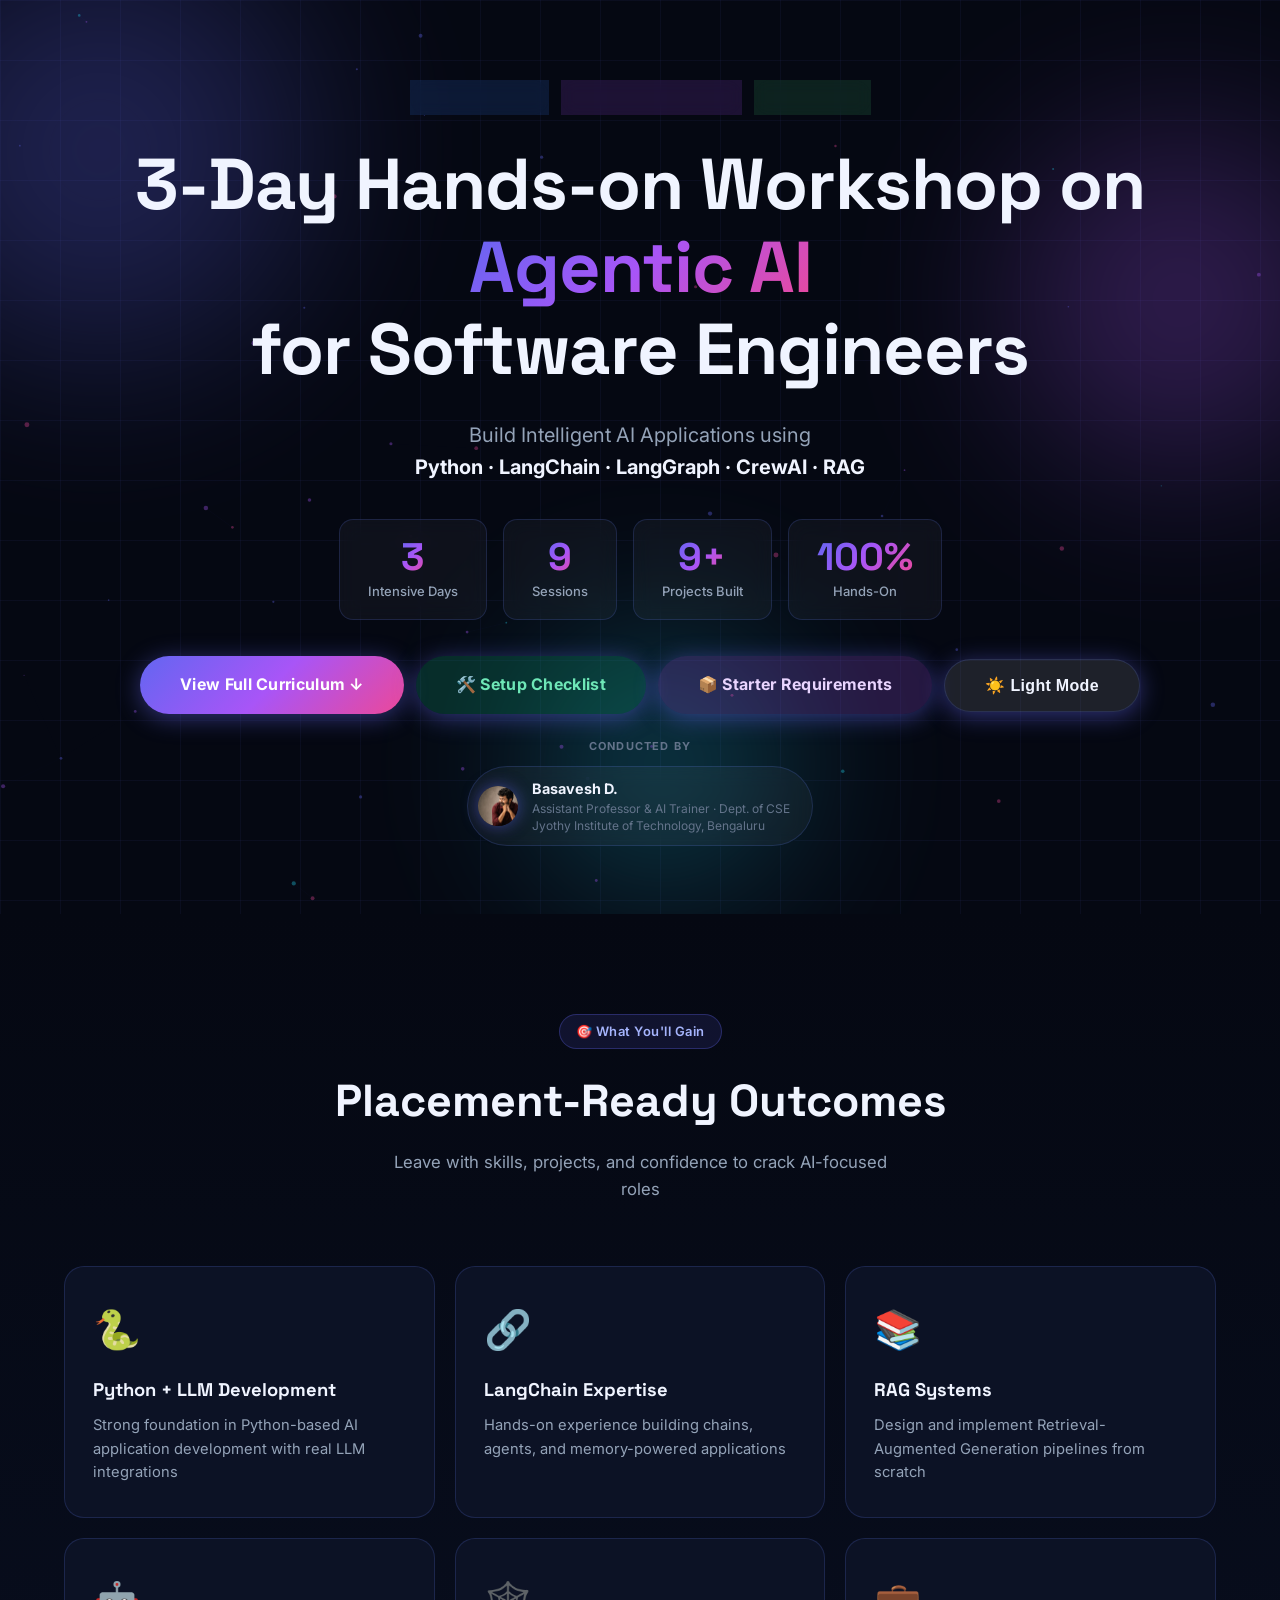
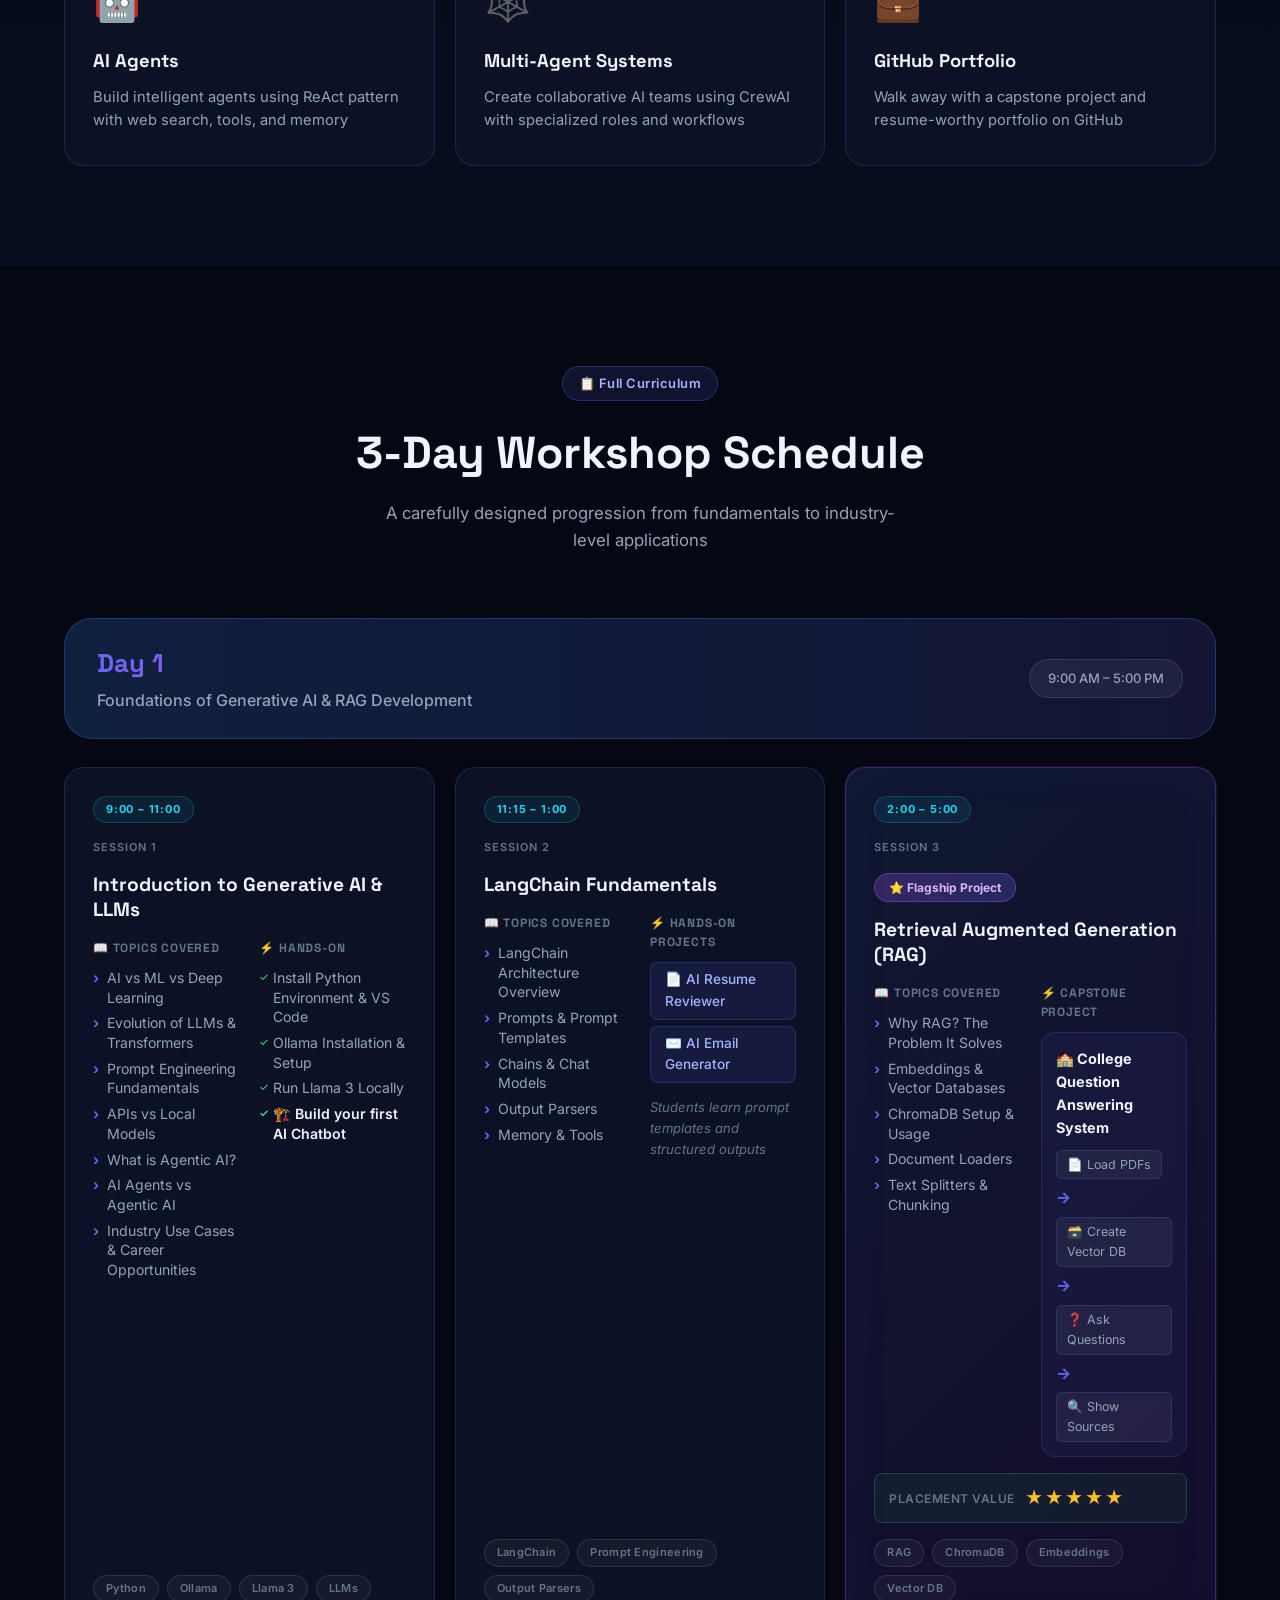
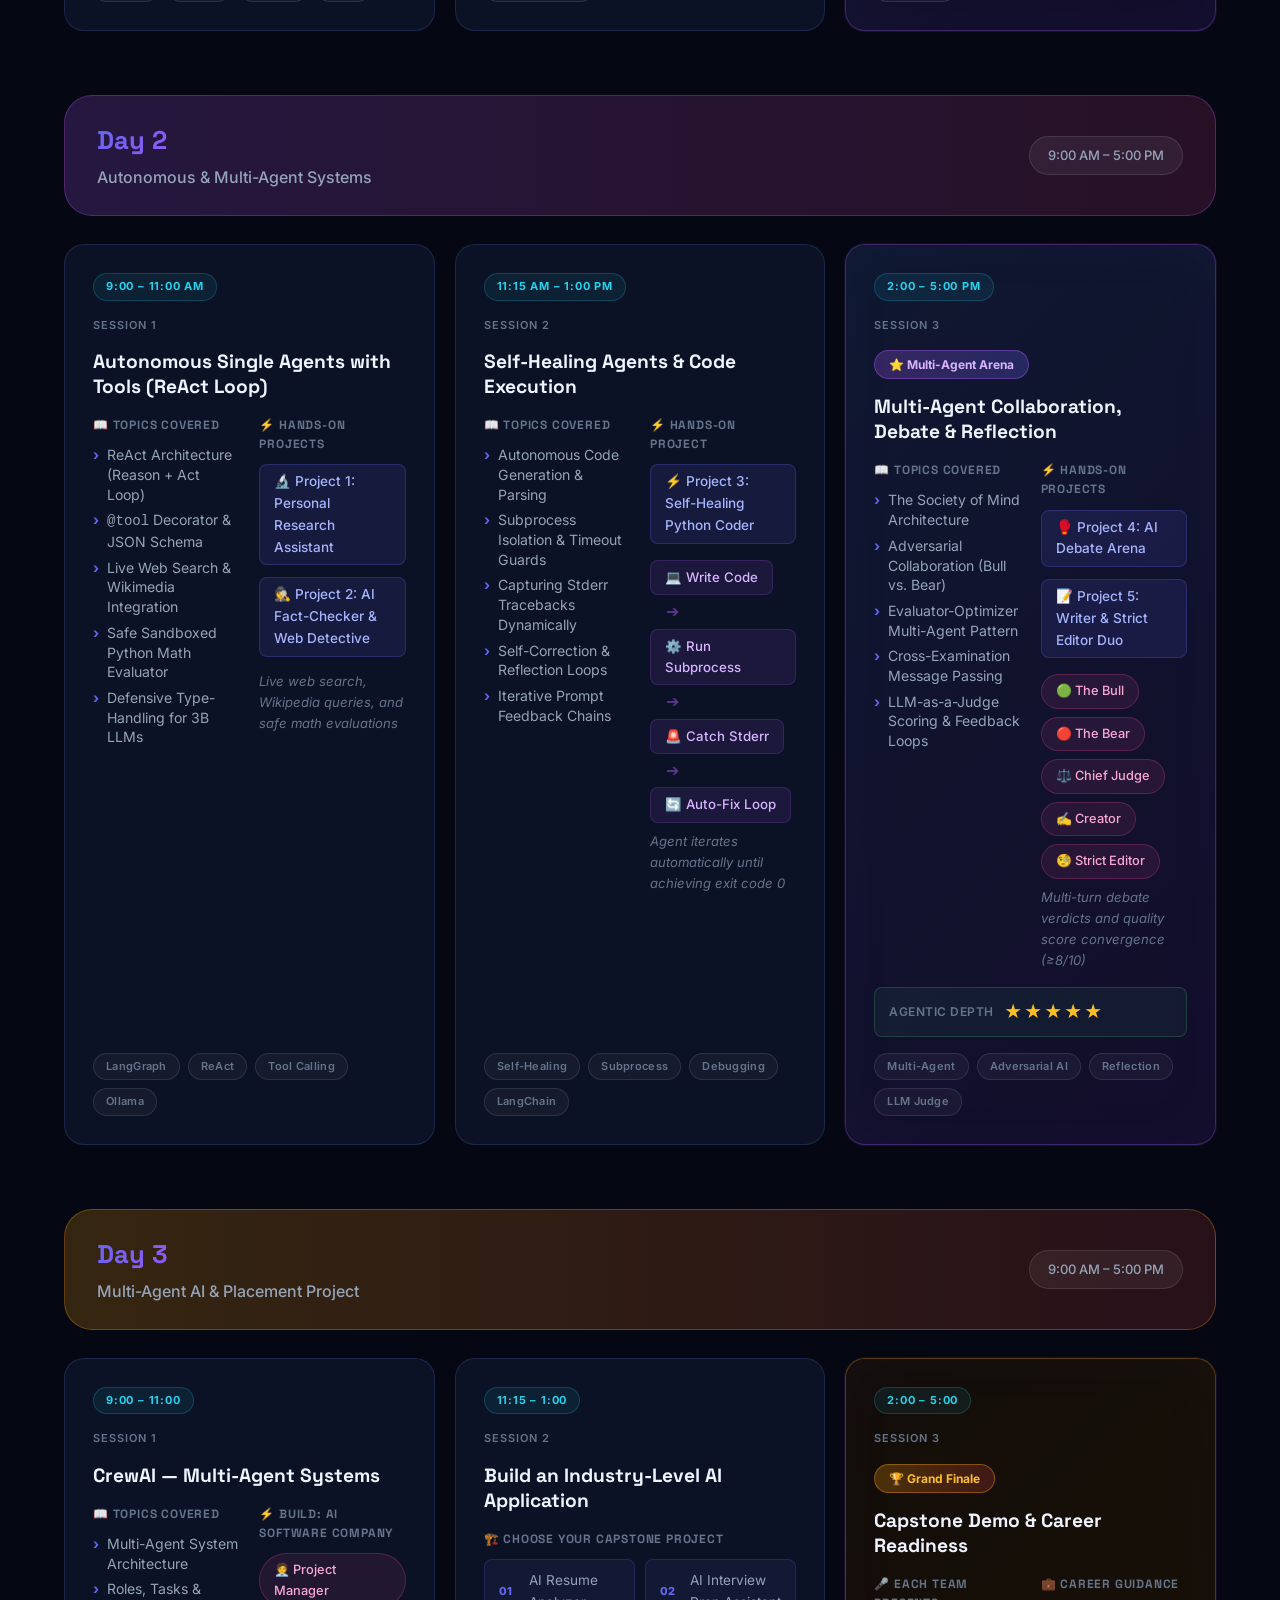
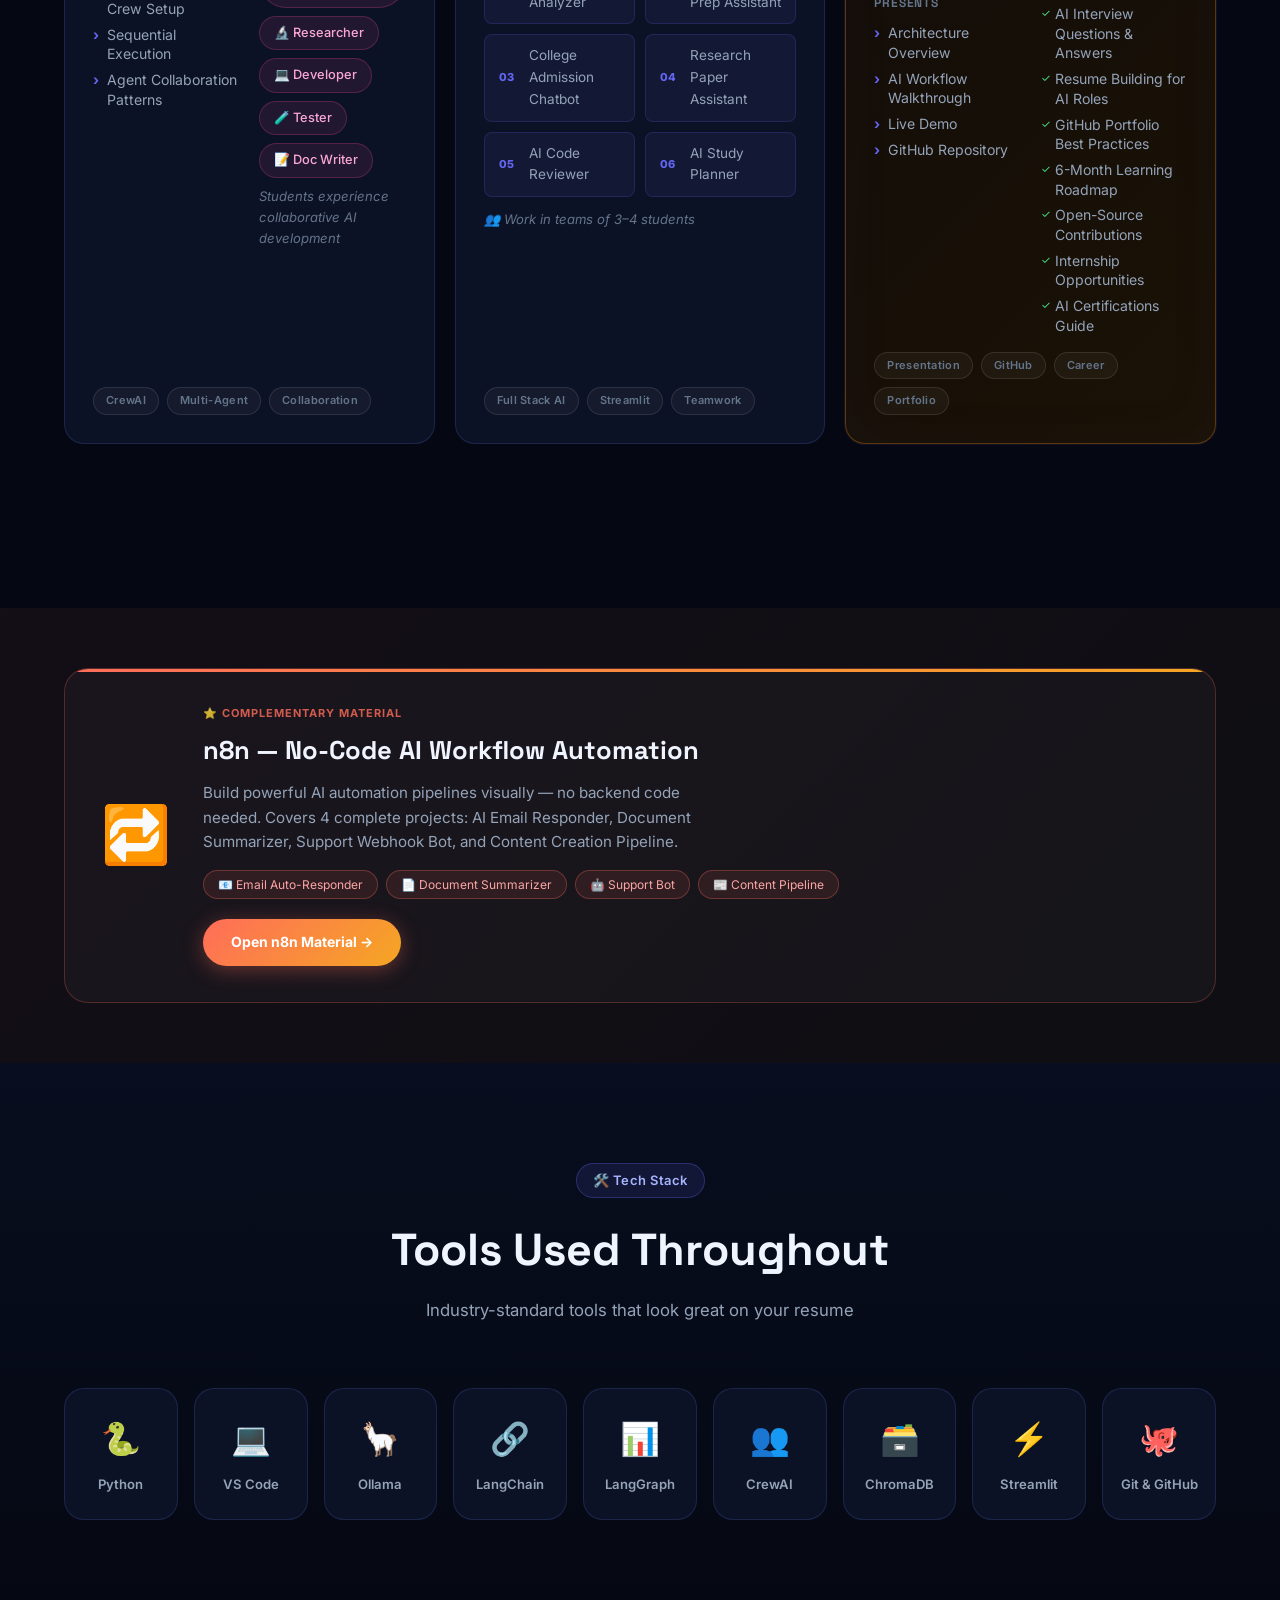
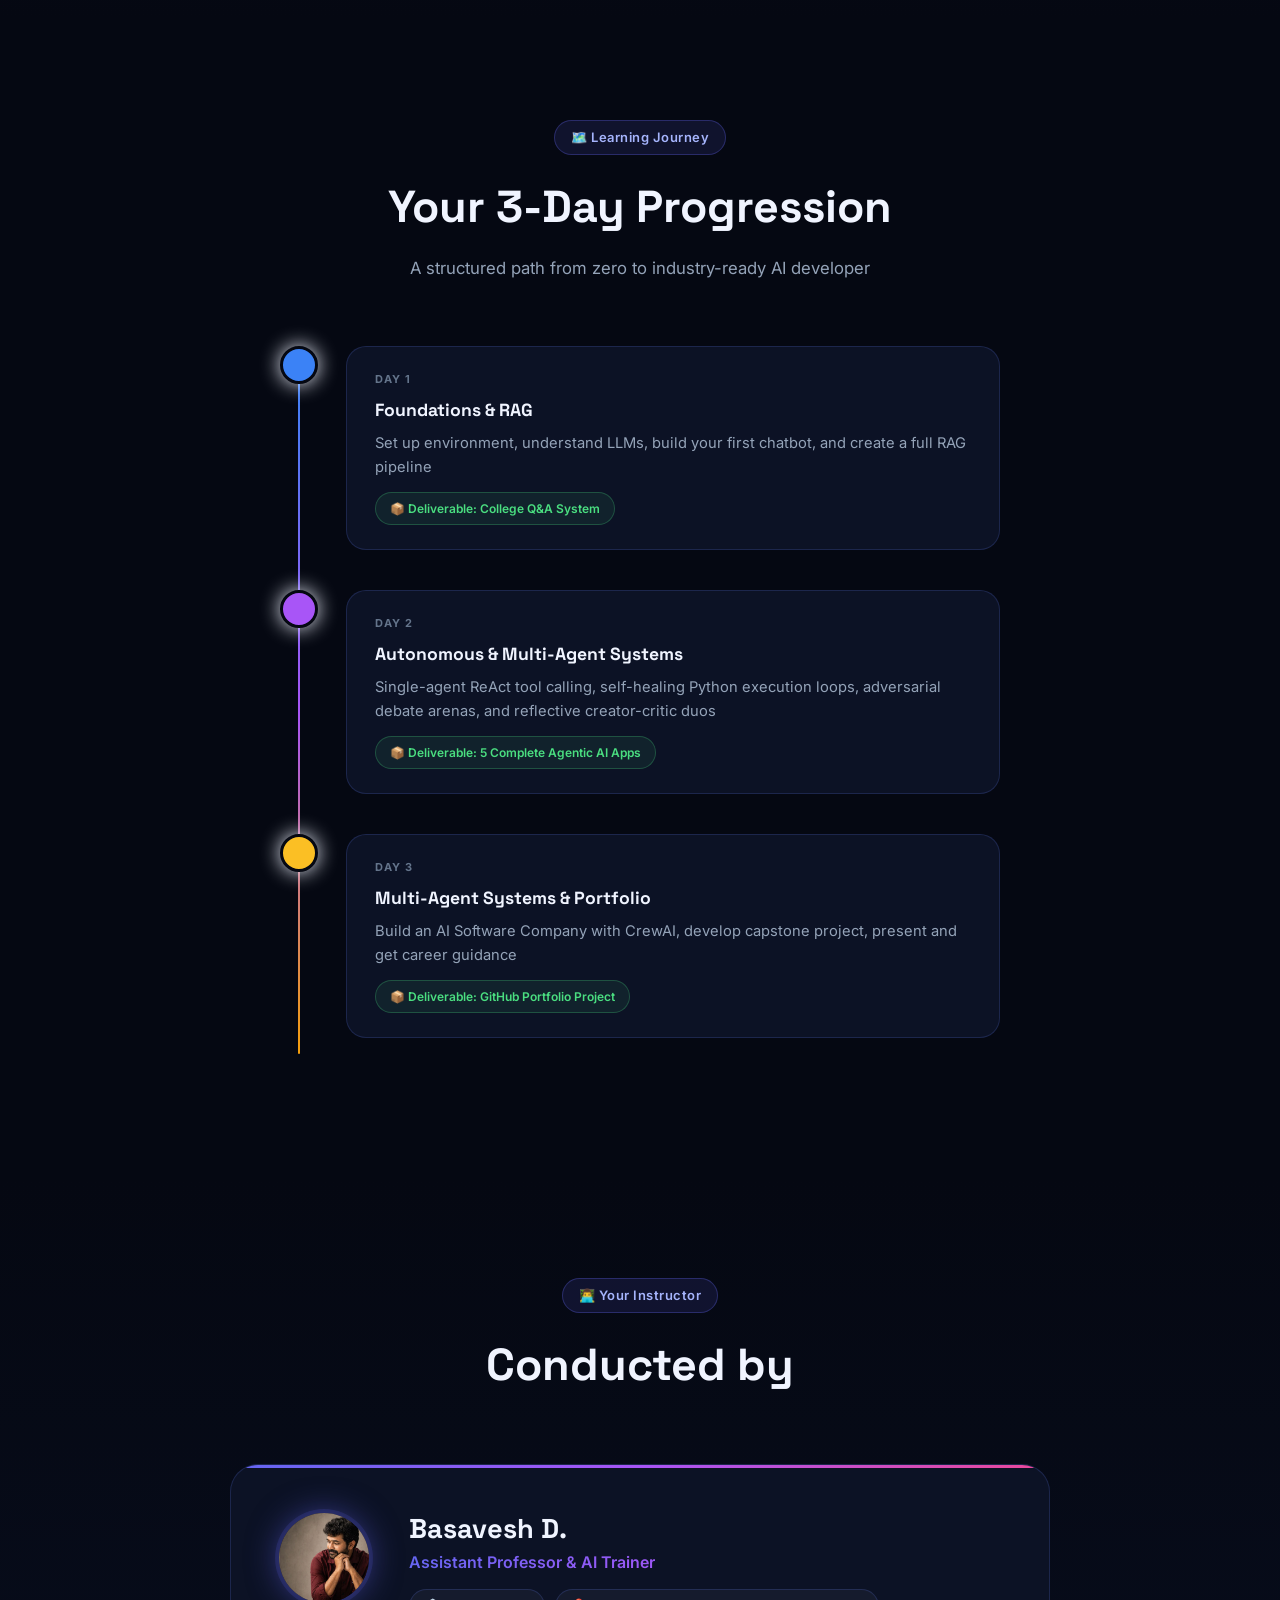
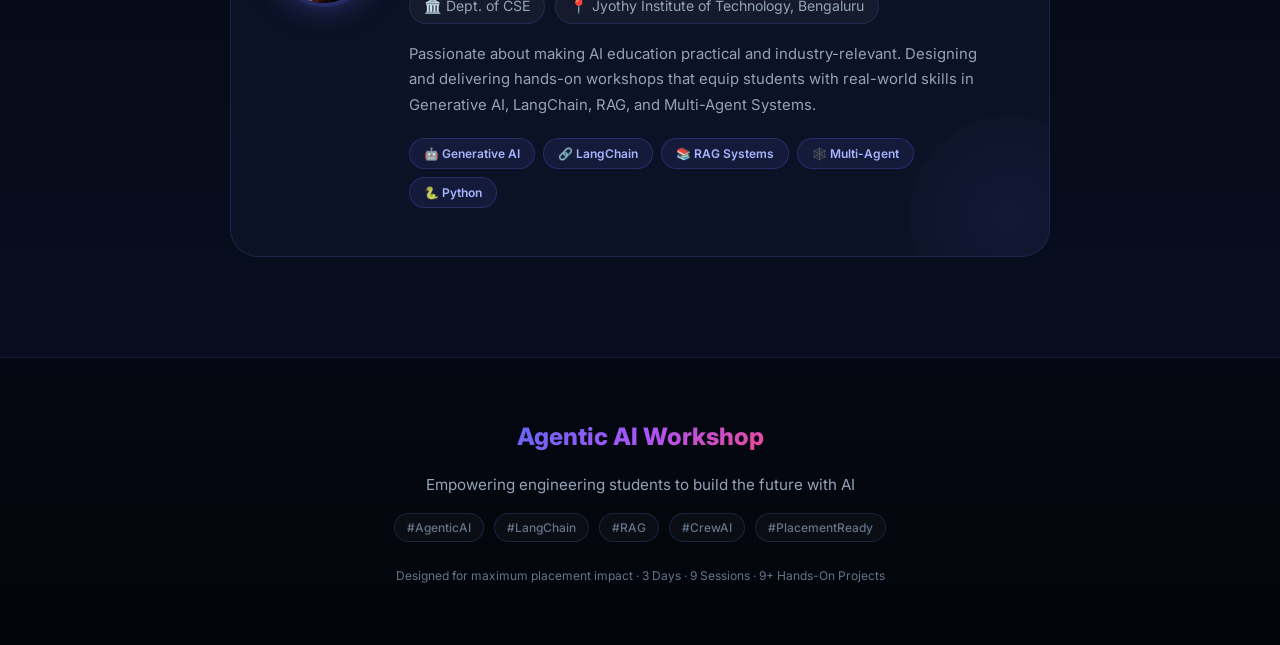
<file: index.html>
<!DOCTYPE html>
<html lang="en">

<head>
  <meta charset="UTF-8" />
  <meta name="viewport" content="width=device-width, initial-scale=1.0" />
  <title>2-Day Agentic AI Workshop | CSE Engineering Students</title>
  <meta name="description"
    content="A placement-focused 3-day hands-on workshop on Agentic AI for engineering students covering Python, LangChain, LangGraph, CrewAI, and RAG." />
  <link rel="preconnect" href="https://fonts.googleapis.com" />
  <link rel="preconnect" href="https://fonts.gstatic.com" crossorigin />
  <link
    href="https://fonts.googleapis.com/css2?family=Inter:wght@300;400;500;600;700;800;900&family=Space+Grotesk:wght@400;500;600;700&display=swap"
    rel="stylesheet" />
  <link rel="stylesheet" href="style.css" />
</head>

<body>

  <!-- ░░ HERO ░░ -->
  <header class="hero" id="home">
    <div class="hero-bg-grid"></div>
    <div class="hero-orbs">
      <span class="orb orb-1"></span>
      <span class="orb orb-2"></span>
      <span class="orb orb-3"></span>
    </div>
    <div class="container hero-inner">
      <div class="badge-row">
        <span class="badge badge-blue">🎓 CSE Students</span>
        <span class="badge badge-purple">🚀 Placement-Focused</span>
        <span class="badge badge-green">⚡ Hands-On</span>
      </div>
      <h1 class="hero-title">
        3-Day Hands-on Workshop on<br />
        <span class="gradient-text">Agentic AI</span><br />
        for Software Engineers
      </h1>
      <p class="hero-subtitle">
        Build Intelligent AI Applications using<br />
        <strong>Python · LangChain · LangGraph · CrewAI · RAG</strong>
      </p>
      <div class="hero-stats">
        <div class="stat-card">
          <span class="stat-num">3</span>
          <span class="stat-label">Intensive Days</span>
        </div>
        <div class="stat-card">
          <span class="stat-num">9</span>
          <span class="stat-label">Sessions</span>
        </div>
        <div class="stat-card">
          <span class="stat-num">9+</span>
          <span class="stat-label">Projects Built</span>
        </div>
        <div class="stat-card">
          <span class="stat-num">100%</span>
          <span class="stat-label">Hands-On</span>
        </div>
        <div
          style="display:flex; gap:12px; justify-content:center; flex-wrap:wrap; margin-top:20px; align-items:center;">
          <a href="#curriculum" class="cta-btn">View Full Curriculum ↓</a>
          <a href="day1.html#setup-checklist" class="cta-btn"
            style="background:rgba(16,185,129,0.2);border-color:#10b981;color:#6ee7b7;">🛠️ Setup Checklist</a>
          <a href="code_samples/requirements.txt" download class="cta-btn"
            style="background:rgba(168,85,247,0.2);border-color:#a855f7;color:#e9d5ff;">📦 Starter Requirements</a>
          <button class="theme-toggle-btn cta-btn"
            style="background:rgba(255,255,255,0.1);border:1px solid var(--border);color:var(--text-primary);cursor:pointer;">☀️
            Toggle Light Mode</button>
        </div>

        <!-- Conducted By -->
        <div class="conducted-by">
          <span class="conducted-label">Conducted by</span>
          <div class="instructor-mini">
            <img src="basavesh.jpg" alt="Basavesh D." class="instructor-avatar" style="object-fit:cover;" />
            <div class="instructor-info">
              <strong>Basavesh D.</strong>
              <span>Assistant Professor &amp; AI Trainer · Dept. of CSE</span>
              <span>Jyothy Institute of Technology, Bengaluru</span>
            </div>
          </div>
        </div>
      </div>
  </header>

  <!-- ░░ OUTCOMES ░░ -->
  <section class="outcomes-section" id="outcomes">
    <div class="container">
      <div class="section-header">
        <span class="section-tag">🎯 What You'll Gain</span>
        <h2>Placement-Ready Outcomes</h2>
        <p>Leave with skills, projects, and confidence to crack AI-focused roles</p>
      </div>
      <div class="outcomes-grid">
        <div class="outcome-card">
          <div class="outcome-icon">🐍</div>
          <h3>Python + LLM Development</h3>
          <p>Strong foundation in Python-based AI application development with real LLM integrations</p>
        </div>
        <div class="outcome-card">
          <div class="outcome-icon">🔗</div>
          <h3>LangChain Expertise</h3>
          <p>Hands-on experience building chains, agents, and memory-powered applications</p>
        </div>
        <div class="outcome-card">
          <div class="outcome-icon">📚</div>
          <h3>RAG Systems</h3>
          <p>Design and implement Retrieval-Augmented Generation pipelines from scratch</p>
        </div>
        <div class="outcome-card">
          <div class="outcome-icon">🤖</div>
          <h3>AI Agents</h3>
          <p>Build intelligent agents using ReAct pattern with web search, tools, and memory</p>
        </div>
        <div class="outcome-card">
          <div class="outcome-icon">🕸️</div>
          <h3>Multi-Agent Systems</h3>
          <p>Create collaborative AI teams using CrewAI with specialized roles and workflows</p>
        </div>
        <div class="outcome-card">
          <div class="outcome-icon">💼</div>
          <h3>GitHub Portfolio</h3>
          <p>Walk away with a capstone project and resume-worthy portfolio on GitHub</p>
        </div>
      </div>
    </div>
  </section>

  <!-- ░░ CURRICULUM ░░ -->
  <section class="curriculum-section" id="curriculum">
    <div class="container">
      <div class="section-header">
        <span class="section-tag">📋 Full Curriculum</span>
        <h2>3-Day Workshop Schedule</h2>
        <p>A carefully designed progression from fundamentals to industry-level applications</p>
      </div>

      <!-- DAY 1 -->
      <div class="day-block" id="day1">
        <div class="day-header day-header-1" onclick="location.href='day1.html'" style="cursor:pointer;"
          title="Open Day 1 Content">
          <div class="day-label">
            <span class="day-number">Day 1</span>
            <span class="day-theme">Foundations of Generative AI & RAG Development</span>
          </div>
          <div class="day-date-pill">9:00 AM – 5:00 PM</div>
        </div>

        <div class="sessions-grid">

          <!-- SESSION 1.1 -->
          <div class="session-card" data-session="1.1" onclick="location.href='day1.html#session1'"
            style="cursor:pointer;">
            <div class="session-time-tag">9:00 – 11:00</div>
            <div class="session-number">Session 1</div>
            <h3 class="session-title">Introduction to Generative AI & LLMs</h3>
            <div class="session-body">
              <div class="topics-block">
                <h4>📖 Topics Covered</h4>
                <ul>
                  <li>AI vs ML vs Deep Learning</li>
                  <li>Evolution of LLMs & Transformers</li>
                  <li>Prompt Engineering Fundamentals</li>
                  <li>APIs vs Local Models</li>
                  <li>What is Agentic AI?</li>
                  <li>AI Agents vs Agentic AI</li>
                  <li>Industry Use Cases & Career Opportunities</li>
                </ul>
              </div>
              <div class="handson-block">
                <h4>⚡ Hands-On</h4>
                <ul>
                  <li>Install Python Environment & VS Code</li>
                  <li>Ollama Installation & Setup</li>
                  <li>Run Llama 3 Locally</li>
                  <li class="highlight-item">🏗️ Build your first AI Chatbot</li>
                </ul>
              </div>
            </div>
            <div class="skill-tag-row">
              <span class="skill-tag">Python</span>
              <span class="skill-tag">Ollama</span>
              <span class="skill-tag">Llama 3</span>
              <span class="skill-tag">LLMs</span>
            </div>
          </div>

          <!-- SESSION 1.2 -->
          <div class="session-card" data-session="1.2" onclick="location.href='day1.html#session2'"
            style="cursor:pointer;">
            <div class="session-time-tag">11:15 – 1:00</div>
            <div class="session-number">Session 2</div>
            <h3 class="session-title">LangChain Fundamentals</h3>
            <div class="session-body">
              <div class="topics-block">
                <h4>📖 Topics Covered</h4>
                <ul>
                  <li>LangChain Architecture Overview</li>
                  <li>Prompts & Prompt Templates</li>
                  <li>Chains & Chat Models</li>
                  <li>Output Parsers</li>
                  <li>Memory & Tools</li>
                </ul>
              </div>
              <div class="handson-block">
                <h4>⚡ Hands-On Projects</h4>
                <div class="project-pill">📄 AI Resume Reviewer</div>
                <div class="project-pill">✉️ AI Email Generator</div>
                <p class="handson-note">Students learn prompt templates and structured outputs</p>
              </div>
            </div>
            <div class="skill-tag-row">
              <span class="skill-tag">LangChain</span>
              <span class="skill-tag">Prompt Engineering</span>
              <span class="skill-tag">Output Parsers</span>
            </div>
          </div>

          <!-- SESSION 1.3 -->
          <div class="session-card featured-session" data-session="1.3" onclick="location.href='day1.html#session3'"
            style="cursor:pointer;">
            <div class="session-time-tag">2:00 – 5:00</div>
            <div class="session-number">Session 3</div>
            <div class="featured-badge">⭐ Flagship Project</div>
            <h3 class="session-title">Retrieval Augmented Generation (RAG)</h3>
            <div class="session-body">
              <div class="topics-block">
                <h4>📖 Topics Covered</h4>
                <ul>
                  <li>Why RAG? The Problem It Solves</li>
                  <li>Embeddings & Vector Databases</li>
                  <li>ChromaDB Setup & Usage</li>
                  <li>Document Loaders</li>
                  <li>Text Splitters & Chunking</li>
                </ul>
              </div>
              <div class="handson-block">
                <h4>⚡ Capstone Project</h4>
                <div class="project-big">
                  <div class="project-big-title">🏫 College Question Answering System</div>
                  <div class="project-steps">
                    <span class="step">📄 Load PDFs</span>
                    <span class="arrow">→</span>
                    <span class="step">🗃️ Create Vector DB</span>
                    <span class="arrow">→</span>
                    <span class="step">❓ Ask Questions</span>
                    <span class="arrow">→</span>
                    <span class="step">🔍 Show Sources</span>
                  </div>
                </div>
              </div>
            </div>
            <div class="placement-meter">
              <span class="placement-label">Placement Value</span>
              <span class="stars">★★★★★</span>
            </div>
            <div class="skill-tag-row">
              <span class="skill-tag">RAG</span>
              <span class="skill-tag">ChromaDB</span>
              <span class="skill-tag">Embeddings</span>
              <span class="skill-tag">Vector DB</span>
            </div>
          </div>

        </div>
      </div>

      <!-- DAY 2 -->
      <div class="day-block" id="day2">
        <div class="day-header day-header-2" onclick="location.href='day2.html'" style="cursor:pointer;"
          title="Open Day 2 Content">
          <div class="day-label">
            <span class="day-number">Day 2</span>
            <span class="day-theme">Autonomous & Multi-Agent Systems</span>
          </div>
          <div class="day-date-pill">9:00 AM – 5:00 PM</div>
        </div>

        <div class="sessions-grid">

          <!-- SESSION 2.1 -->
          <div class="session-card" data-session="2.1" onclick="location.href='day2.html#session1'"
            style="cursor:pointer;">
            <div class="session-time-tag">9:00 – 11:00 AM</div>
            <div class="session-number">Session 1</div>
            <h3 class="session-title">Autonomous Single Agents with Tools (ReAct Loop)</h3>
            <div class="session-body">
              <div class="topics-block">
                <h4>📖 Topics Covered</h4>
                <ul>
                  <li>ReAct Architecture (Reason + Act Loop)</li>
                  <li><code>@tool</code> Decorator & JSON Schema</li>
                  <li>Live Web Search & Wikimedia Integration</li>
                  <li>Safe Sandboxed Python Math Evaluator</li>
                  <li>Defensive Type-Handling for 3B LLMs</li>
                </ul>
              </div>
              <div class="handson-block">
                <h4>⚡ Hands-On Projects</h4>
                <div class="project-pill">🔬 Project 1: Personal Research Assistant</div>
                <div class="project-pill" style="margin-top:6px;">🕵️ Project 2: AI Fact-Checker & Web Detective</div>
                <p class="handson-note" style="margin-top:8px;">Live web search, Wikipedia queries, and safe math
                  evaluations</p>
              </div>
            </div>
            <div class="skill-tag-row">
              <span class="skill-tag">LangGraph</span>
              <span class="skill-tag">ReAct</span>
              <span class="skill-tag">Tool Calling</span>
              <span class="skill-tag">Ollama</span>
            </div>
          </div>

          <!-- SESSION 2.2 -->
          <div class="session-card" data-session="2.2" onclick="location.href='day2.html#session2'"
            style="cursor:pointer;">
            <div class="session-time-tag">11:15 AM – 1:00 PM</div>
            <div class="session-number">Session 2</div>
            <h3 class="session-title">Self-Healing Agents & Code Execution</h3>
            <div class="session-body">
              <div class="topics-block">
                <h4>📖 Topics Covered</h4>
                <ul>
                  <li>Autonomous Code Generation & Parsing</li>
                  <li>Subprocess Isolation & Timeout Guards</li>
                  <li>Capturing Stderr Tracebacks Dynamically</li>
                  <li>Self-Correction & Reflection Loops</li>
                  <li>Iterative Prompt Feedback Chains</li>
                </ul>
              </div>
              <div class="handson-block">
                <h4>⚡ Hands-On Project</h4>
                <div class="project-pill">⚡ Project 3: Self-Healing Python Coder</div>
                <div class="workflow-flow" style="margin-top:10px;">
                  <span class="flow-step">💻 Write Code</span>
                  <span class="flow-arrow">➔</span>
                  <span class="flow-step">⚙️ Run Subprocess</span>
                  <span class="flow-arrow">➔</span>
                  <span class="flow-step">🚨 Catch Stderr</span>
                  <span class="flow-arrow">➔</span>
                  <span class="flow-step">🔄 Auto-Fix Loop</span>
                </div>
                <p class="handson-note">Agent iterates automatically until achieving exit code 0</p>
              </div>
            </div>
            <div class="skill-tag-row">
              <span class="skill-tag">Self-Healing</span>
              <span class="skill-tag">Subprocess</span>
              <span class="skill-tag">Debugging</span>
              <span class="skill-tag">LangChain</span>
            </div>
          </div>

          <!-- SESSION 2.3 -->
          <div class="session-card featured-session" data-session="2.3" onclick="location.href='day2.html#session3'"
            style="cursor:pointer;">
            <div class="session-time-tag">2:00 – 5:00 PM</div>
            <div class="session-number">Session 3</div>
            <div class="featured-badge">⭐ Multi-Agent Arena</div>
            <h3 class="session-title">Multi-Agent Collaboration, Debate & Reflection</h3>
            <div class="session-body">
              <div class="topics-block">
                <h4>📖 Topics Covered</h4>
                <ul>
                  <li>The Society of Mind Architecture</li>
                  <li>Adversarial Collaboration (Bull vs. Bear)</li>
                  <li>Evaluator-Optimizer Multi-Agent Pattern</li>
                  <li>Cross-Examination Message Passing</li>
                  <li>LLM-as-a-Judge Scoring & Feedback Loops</li>
                </ul>
              </div>
              <div class="handson-block">
                <h4>⚡ Hands-On Projects</h4>
                <div class="project-pill">🥊 Project 4: AI Debate Arena</div>
                <div class="project-pill" style="margin-top:6px;">📝 Project 5: Writer & Strict Editor Duo</div>
                <div class="agents-grid" style="margin-top:10px;">
                  <div class="agent-chip">🟢 The Bull</div>
                  <div class="agent-chip">🔴 The Bear</div>
                  <div class="agent-chip">⚖️ Chief Judge</div>
                  <div class="agent-chip">✍️ Creator</div>
                  <div class="agent-chip">🧐 Strict Editor</div>
                </div>
                <p class="handson-note">Multi-turn debate verdicts and quality score convergence (&ge;8/10)</p>
              </div>
            </div>
            <div class="placement-meter">
              <span class="placement-label">Agentic Depth</span>
              <span class="stars">★★★★★</span>
            </div>
            <div class="skill-tag-row">
              <span class="skill-tag">Multi-Agent</span>
              <span class="skill-tag">Adversarial AI</span>
              <span class="skill-tag">Reflection</span>
              <span class="skill-tag">LLM Judge</span>
            </div>
          </div>

        </div>
      </div>

      <!-- DAY 3 -->
      <div class="day-block" id="day3">
        <div class="day-header day-header-3" onclick="location.href='day3.html'" style="cursor:pointer;"
          title="Open Day 3 Content">
          <div class="day-label">
            <span class="day-number">Day 3</span>
            <span class="day-theme">Multi-Agent AI & Placement Project</span>
          </div>
          <div class="day-date-pill">9:00 AM – 5:00 PM</div>
        </div>

        <div class="sessions-grid">

          <!-- SESSION 3.1 -->
          <div class="session-card" data-session="3.1" onclick="location.href='day3.html#session1'"
            style="cursor:pointer;">
            <div class="session-time-tag">9:00 – 11:00</div>
            <div class="session-number">Session 1</div>
            <h3 class="session-title">CrewAI — Multi-Agent Systems</h3>
            <div class="session-body">
              <div class="topics-block">
                <h4>📖 Topics Covered</h4>
                <ul>
                  <li>Multi-Agent System Architecture</li>
                  <li>Roles, Tasks & Crew Setup</li>
                  <li>Sequential Execution</li>
                  <li>Agent Collaboration Patterns</li>
                </ul>
              </div>
              <div class="handson-block">
                <h4>⚡ Build: AI Software Company</h4>
                <div class="agents-grid">
                  <div class="agent-chip">🧑‍💼 Project Manager</div>
                  <div class="agent-chip">🔬 Researcher</div>
                  <div class="agent-chip">💻 Developer</div>
                  <div class="agent-chip">🧪 Tester</div>
                  <div class="agent-chip">📝 Doc Writer</div>
                </div>
                <p class="handson-note">Students experience collaborative AI development</p>
              </div>
            </div>
            <div class="skill-tag-row">
              <span class="skill-tag">CrewAI</span>
              <span class="skill-tag">Multi-Agent</span>
              <span class="skill-tag">Collaboration</span>
            </div>
          </div>

          <!-- SESSION 3.2 -->
          <div class="session-card" data-session="3.2" onclick="location.href='day3.html#session2'"
            style="cursor:pointer;">
            <div class="session-time-tag">11:15 – 1:00</div>
            <div class="session-number">Session 2</div>
            <h3 class="session-title">Build an Industry-Level AI Application</h3>
            <div class="session-body">
              <div class="topics-block" style="width:100%">
                <h4>🏗️ Choose Your Capstone Project</h4>
                <div class="project-choice-grid">
                  <div class="project-choice">
                    <span class="project-num">01</span>
                    <span>AI Resume Analyzer</span>
                  </div>
                  <div class="project-choice">
                    <span class="project-num">02</span>
                    <span>AI Interview Prep Assistant</span>
                  </div>
                  <div class="project-choice">
                    <span class="project-num">03</span>
                    <span>College Admission Chatbot</span>
                  </div>
                  <div class="project-choice">
                    <span class="project-num">04</span>
                    <span>Research Paper Assistant</span>
                  </div>
                  <div class="project-choice">
                    <span class="project-num">05</span>
                    <span>AI Code Reviewer</span>
                  </div>
                  <div class="project-choice">
                    <span class="project-num">06</span>
                    <span>AI Study Planner</span>
                  </div>
                </div>
                <p class="handson-note" style="margin-top:12px;">👥 Work in teams of 3–4 students</p>
              </div>
            </div>
            <div class="skill-tag-row">
              <span class="skill-tag">Full Stack AI</span>
              <span class="skill-tag">Streamlit</span>
              <span class="skill-tag">Teamwork</span>
            </div>
          </div>

          <!-- SESSION 3.3 -->
          <div class="session-card featured-session grand-finale" data-session="3.3"
            onclick="location.href='day3.html#session3'" style="cursor:pointer;">
            <div class="session-time-tag">2:00 – 5:00</div>
            <div class="session-number">Session 3</div>
            <div class="featured-badge finale-badge">🏆 Grand Finale</div>
            <h3 class="session-title">Capstone Demo & Career Readiness</h3>
            <div class="session-body">
              <div class="topics-block">
                <h4>🎤 Each Team Presents</h4>
                <ul>
                  <li>Architecture Overview</li>
                  <li>AI Workflow Walkthrough</li>
                  <li>Live Demo</li>
                  <li>GitHub Repository</li>
                </ul>
              </div>
              <div class="handson-block">
                <h4>💼 Career Guidance</h4>
                <ul>
                  <li>AI Interview Questions & Answers</li>
                  <li>Resume Building for AI Roles</li>
                  <li>GitHub Portfolio Best Practices</li>
                  <li>6-Month Learning Roadmap</li>
                  <li>Open-Source Contributions</li>
                  <li>Internship Opportunities</li>
                  <li>AI Certifications Guide</li>
                </ul>
              </div>
            </div>
            <div class="skill-tag-row">
              <span class="skill-tag">Presentation</span>
              <span class="skill-tag">GitHub</span>
              <span class="skill-tag">Career</span>
              <span class="skill-tag">Portfolio</span>
            </div>
          </div>

        </div>
      </div>

    </div>
  </section>

  <!-- ░░ N8N BONUS ░░ -->
  <section style="padding:60px 0;background:linear-gradient(135deg,rgba(255,109,90,0.06),rgba(245,166,35,0.04));">
    <div class="container">
      <div
        style="display:flex;align-items:center;gap:32px;flex-wrap:wrap;background:rgba(255,255,255,0.03);border:1px solid rgba(255,109,90,0.25);border-radius:24px;padding:36px;position:relative;overflow:hidden;">
        <div
          style="position:absolute;top:0;left:0;right:0;height:3px;background:linear-gradient(90deg,#ff6d5a,#f5a623);">
        </div>
        <div style="font-size:3.5rem;flex-shrink:0;">🔁</div>
        <div style="flex:1;min-width:280px;">
          <div
            style="font-size:11px;font-weight:700;text-transform:uppercase;letter-spacing:1px;color:rgba(255,109,90,0.8);margin-bottom:8px;">
            ⭐ Complementary Material</div>
          <h2 style="font-family:'Space Grotesk',sans-serif;font-size:1.6rem;color:#f0f4ff;margin-bottom:10px;">n8n —
            No-Code AI Workflow Automation</h2>
          <p style="color:#94a3b8;font-size:0.95rem;line-height:1.6;max-width:520px;margin-bottom:16px;">Build powerful
            AI automation pipelines visually — no backend code needed. Covers 4 complete projects: AI Email Responder,
            Document Summarizer, Support Webhook Bot, and Content Creation Pipeline.</p>
          <div style="display:flex;flex-wrap:wrap;gap:8px;margin-bottom:20px;">
            <span
              style="font-size:12px;padding:4px 14px;border-radius:999px;background:rgba(255,109,90,0.1);border:1px solid rgba(255,109,90,0.3);color:#fca5a5;">📧
              Email Auto-Responder</span>
            <span
              style="font-size:12px;padding:4px 14px;border-radius:999px;background:rgba(255,109,90,0.1);border:1px solid rgba(255,109,90,0.3);color:#fca5a5;">📄
              Document Summarizer</span>
            <span
              style="font-size:12px;padding:4px 14px;border-radius:999px;background:rgba(255,109,90,0.1);border:1px solid rgba(255,109,90,0.3);color:#fca5a5;">🤖
              Support Bot</span>
            <span
              style="font-size:12px;padding:4px 14px;border-radius:999px;background:rgba(255,109,90,0.1);border:1px solid rgba(255,109,90,0.3);color:#fca5a5;">📰
              Content Pipeline</span>
          </div>
          <a href="n8n.html"
            style="display:inline-block;padding:12px 28px;background:linear-gradient(135deg,#ff6d5a,#f5a623);color:white;text-decoration:none;border-radius:999px;font-weight:700;font-size:14px;box-shadow:0 4px 20px rgba(255,109,90,0.35);transition:all 0.3s;">Open
            n8n Material →</a>
        </div>
      </div>
    </div>
  </section>

  <!-- ░░ TOOLS ░░ -->

  <section class="tools-section" id="tools">
    <div class="container">
      <div class="section-header">
        <span class="section-tag">🛠️ Tech Stack</span>
        <h2>Tools Used Throughout</h2>
        <p>Industry-standard tools that look great on your resume</p>
      </div>
      <div class="tools-grid">
        <div class="tool-card">
          <div class="tool-icon">🐍</div>
          <span class="tool-name">Python</span>
        </div>
        <div class="tool-card">
          <div class="tool-icon">💻</div>
          <span class="tool-name">VS Code</span>
        </div>
        <div class="tool-card">
          <div class="tool-icon">🦙</div>
          <span class="tool-name">Ollama</span>
        </div>
        <div class="tool-card">
          <div class="tool-icon">🔗</div>
          <span class="tool-name">LangChain</span>
        </div>
        <div class="tool-card">
          <div class="tool-icon">📊</div>
          <span class="tool-name">LangGraph</span>
        </div>
        <div class="tool-card">
          <div class="tool-icon">👥</div>
          <span class="tool-name">CrewAI</span>
        </div>
        <div class="tool-card">
          <div class="tool-icon">🗃️</div>
          <span class="tool-name">ChromaDB</span>
        </div>
        <div class="tool-card">
          <div class="tool-icon">⚡</div>
          <span class="tool-name">Streamlit</span>
        </div>
        <div class="tool-card">
          <div class="tool-icon">🐙</div>
          <span class="tool-name">Git & GitHub</span>
        </div>
      </div>
    </div>
  </section>

  <!-- ░░ ROADMAP ░░ -->
  <section class="roadmap-section" id="roadmap">
    <div class="container">
      <div class="section-header">
        <span class="section-tag">🗺️ Learning Journey</span>
        <h2>Your 3-Day Progression</h2>
        <p>A structured path from zero to industry-ready AI developer</p>
      </div>
      <div class="roadmap-timeline">
        <div class="timeline-item">
          <div class="timeline-dot dot-1"></div>
          <div class="timeline-content">
            <div class="timeline-day">Day 1</div>
            <h3>Foundations & RAG</h3>
            <p>Set up environment, understand LLMs, build your first chatbot, and create a full RAG pipeline</p>
            <div class="timeline-deliverable">📦 Deliverable: College Q&A System</div>
          </div>
        </div>
        <div class="timeline-item">
          <div class="timeline-dot dot-2"></div>
          <div class="timeline-content">
            <div class="timeline-day">Day 2</div>
            <h3>Autonomous & Multi-Agent Systems</h3>
            <p>Single-agent ReAct tool calling, self-healing Python execution loops, adversarial debate arenas, and
              reflective creator-critic duos</p>
            <div class="timeline-deliverable">📦 Deliverable: 5 Complete Agentic AI Apps</div>
          </div>
        </div>
        <div class="timeline-item">
          <div class="timeline-dot dot-3"></div>
          <div class="timeline-content">
            <div class="timeline-day">Day 3</div>
            <h3>Multi-Agent Systems & Portfolio</h3>
            <p>Build an AI Software Company with CrewAI, develop capstone project, present and get career guidance</p>
            <div class="timeline-deliverable">📦 Deliverable: GitHub Portfolio Project</div>
          </div>
        </div>
      </div>
    </div>
  </section>

  <!-- ░░ INSTRUCTOR ░░ -->
  <section class="instructor-section" id="instructor">
    <div class="container">
      <div class="section-header">
        <span class="section-tag">👨‍💻 Your Instructor</span>
        <h2>Conducted by</h2>
      </div>
      <div class="instructor-card">
        <img src="basavesh.jpg" alt="Basavesh D." class="instructor-avatar-lg" style="object-fit:cover;" />
        <div class="instructor-details">
          <h3 class="instructor-name">Basavesh D.</h3>
          <p class="instructor-role">Assistant Professor &amp; AI Trainer</p>
          <div class="instructor-meta">
            <span class="inst-meta-item">🏛️ Dept. of CSE</span>
            <span class="inst-meta-item">📍 Jyothy Institute of Technology, Bengaluru</span>
          </div>
          <p class="instructor-bio">
            Passionate about making AI education practical and industry-relevant.
            Designing and delivering hands-on workshops that equip students with real-world
            skills in Generative AI, LangChain, RAG, and Multi-Agent Systems.
          </p>
          <div class="instructor-tags">
            <span class="inst-tag">🤖 Generative AI</span>
            <span class="inst-tag">🔗 LangChain</span>
            <span class="inst-tag">📚 RAG Systems</span>
            <span class="inst-tag">🕸️ Multi-Agent</span>
            <span class="inst-tag">🐍 Python</span>
          </div>
        </div>
      </div>
    </div>
  </section>

  <!-- ░░ FOOTER ░░ -->
  <footer class="footer">
    <div class="container footer-inner">
      <div class="footer-title">
        <span class="gradient-text">Agentic AI Workshop</span>
      </div>
      <p class="footer-sub">Empowering engineering students to build the future with AI</p>
      <div class="footer-tags">
        <span>#AgenticAI</span>
        <span>#LangChain</span>
        <span>#RAG</span>
        <span>#CrewAI</span>
        <span>#PlacementReady</span>
      </div>
      <p class="footer-copy">Designed for maximum placement impact · 3 Days · 9 Sessions · 9+ Hands-On Projects</p>
    </div>
  </footer>

  <script src="script.js"></script>
</body>

</html>
</file>
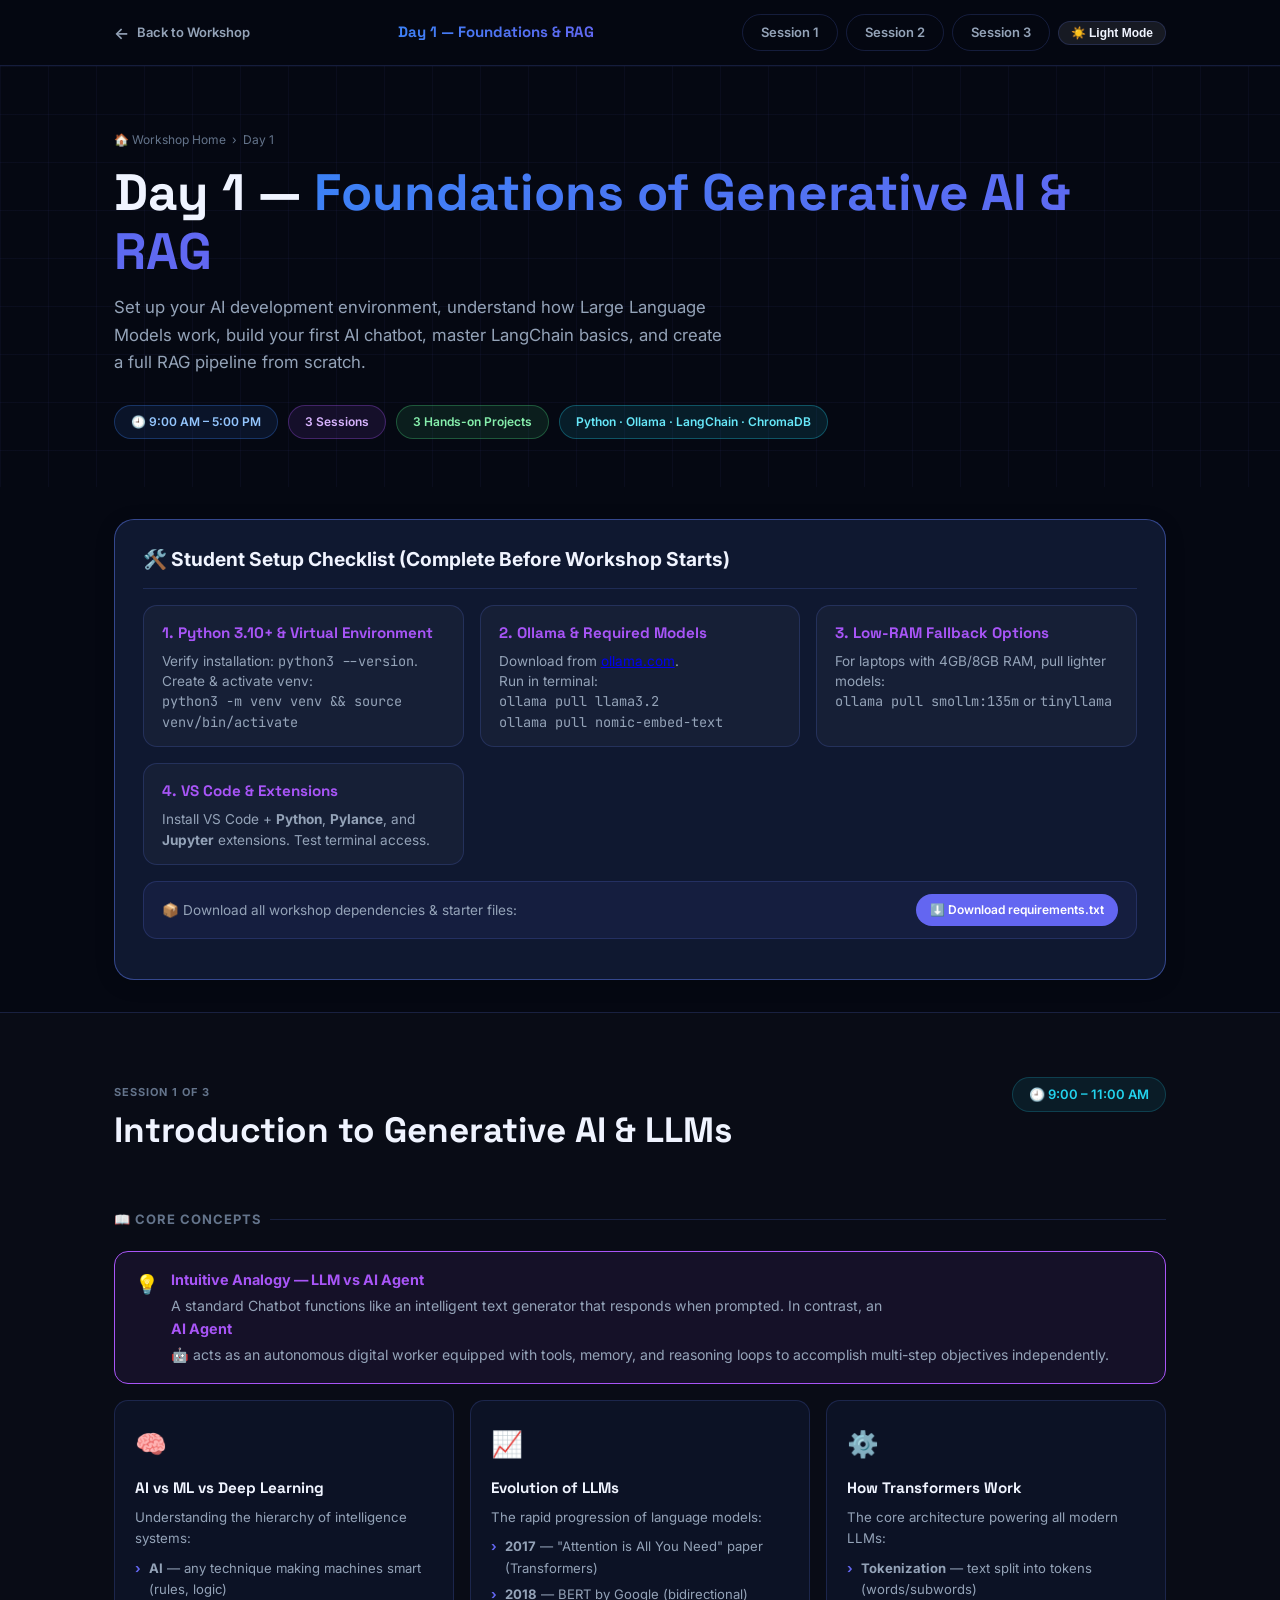
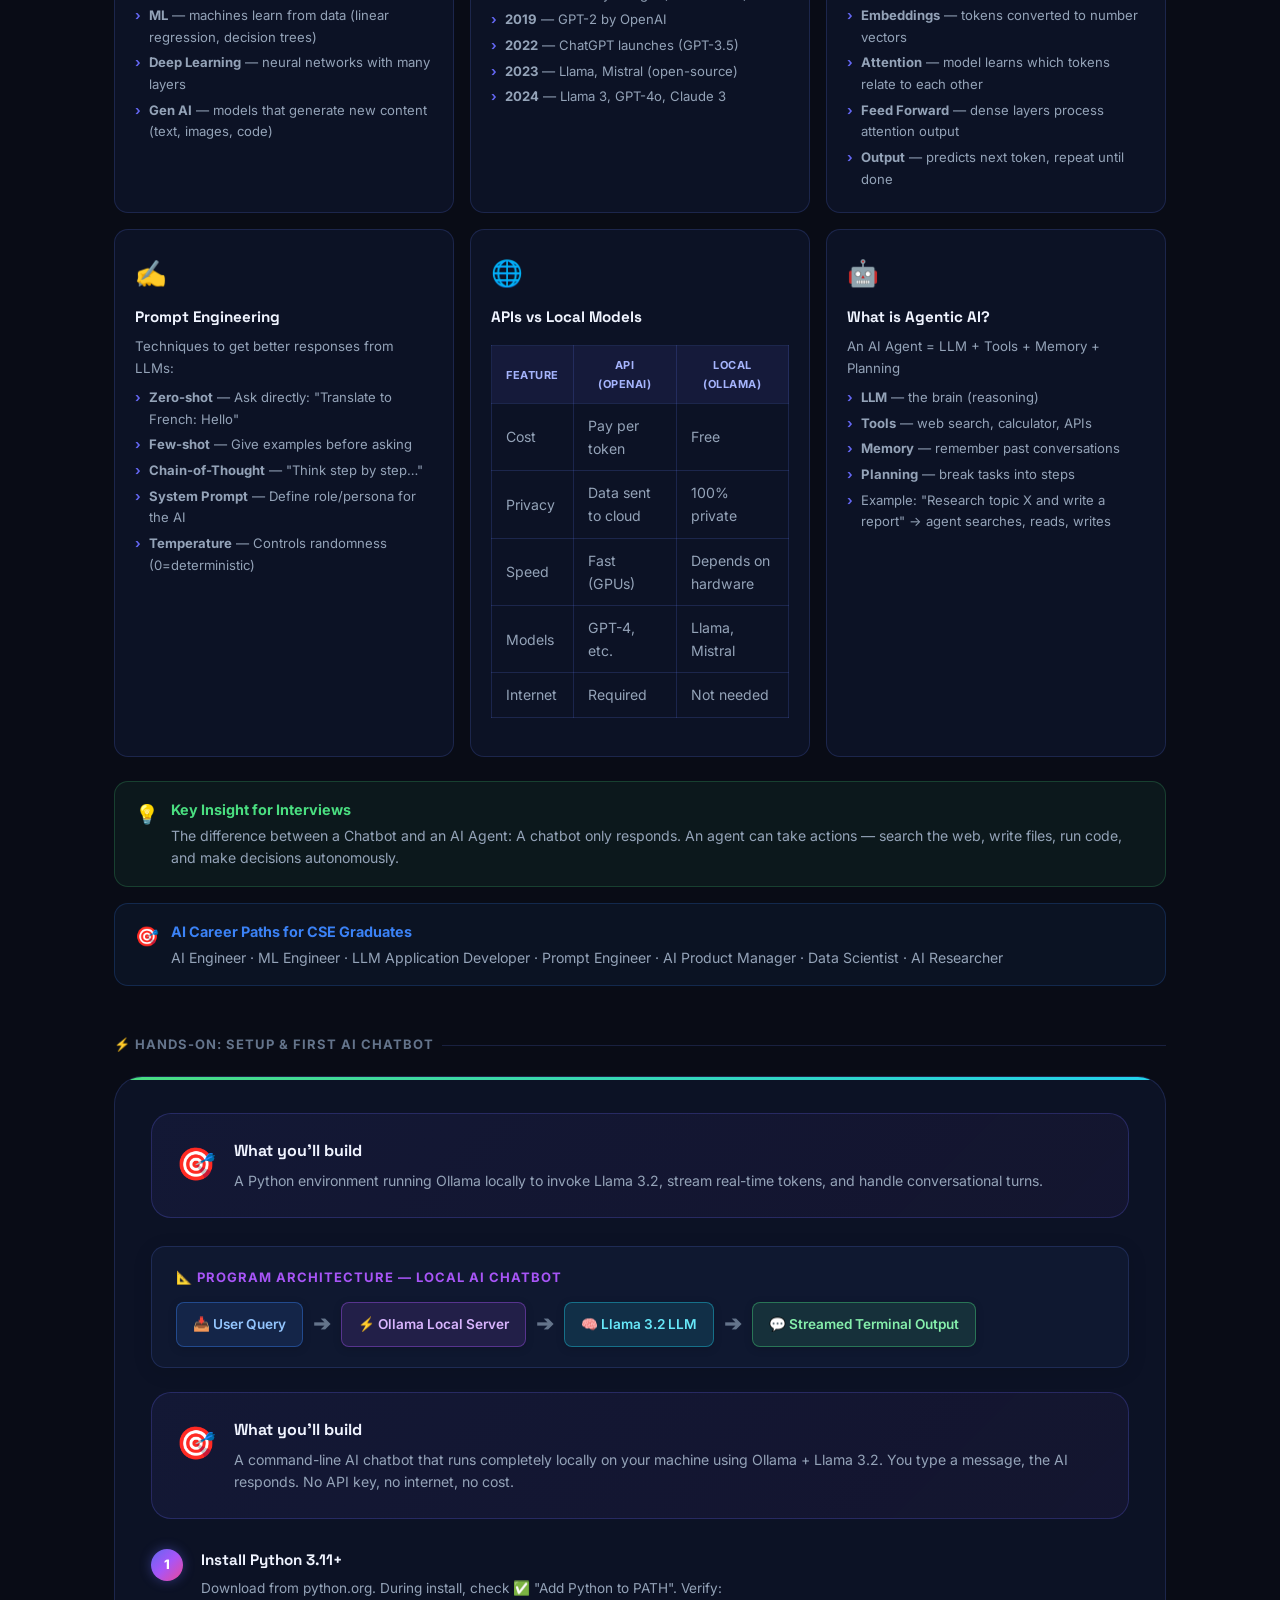
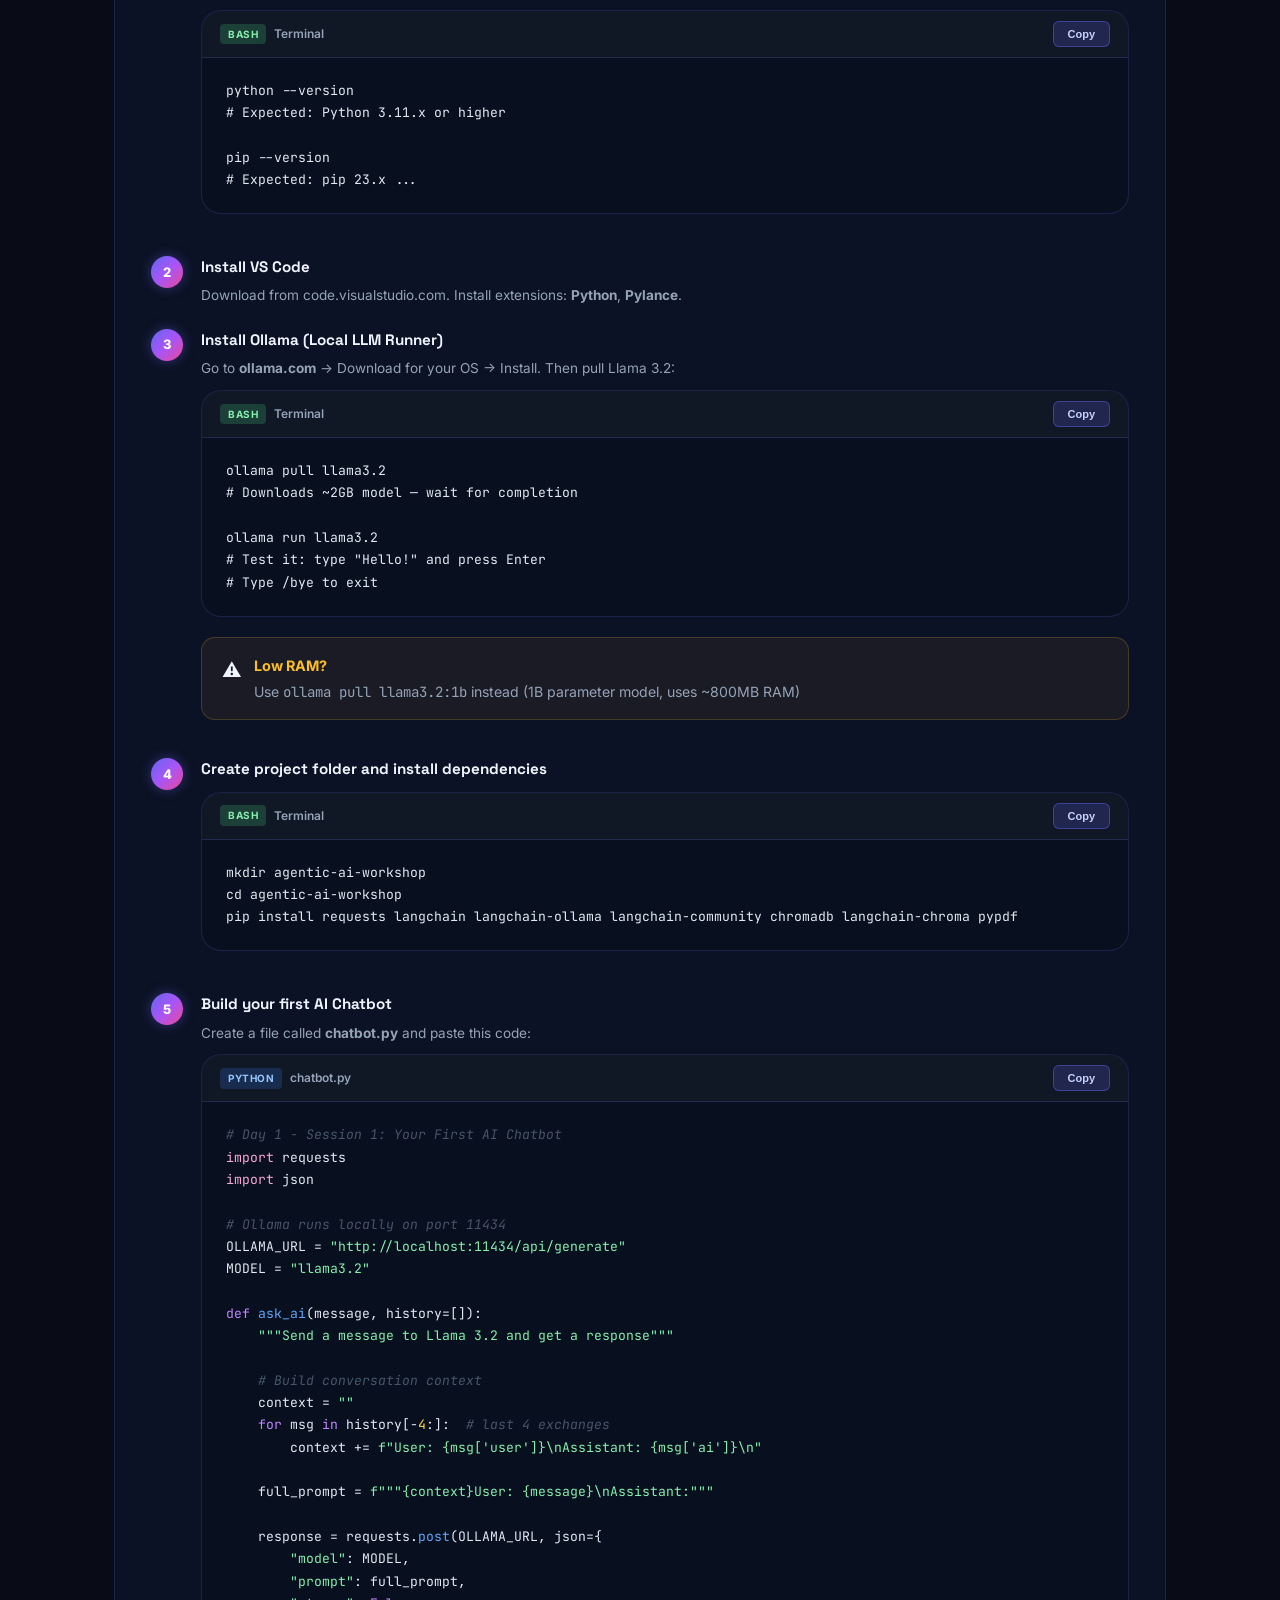
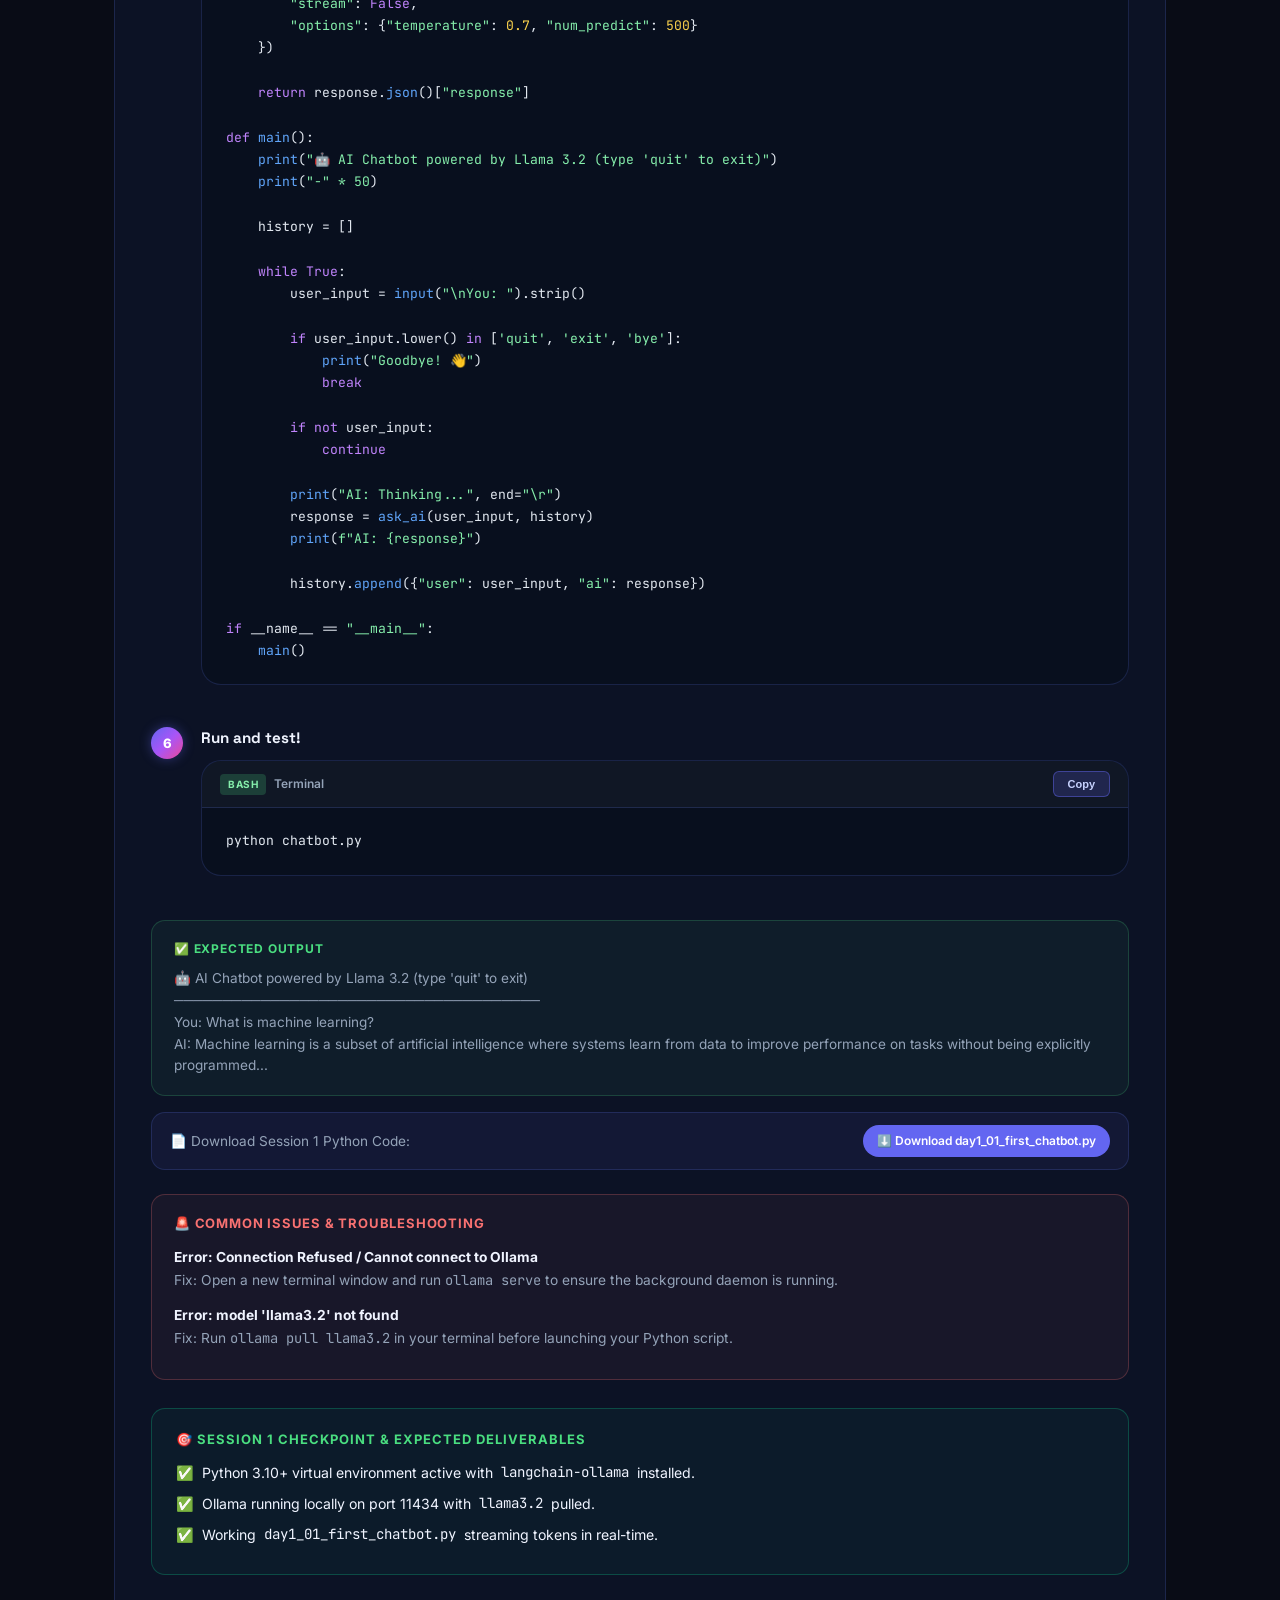
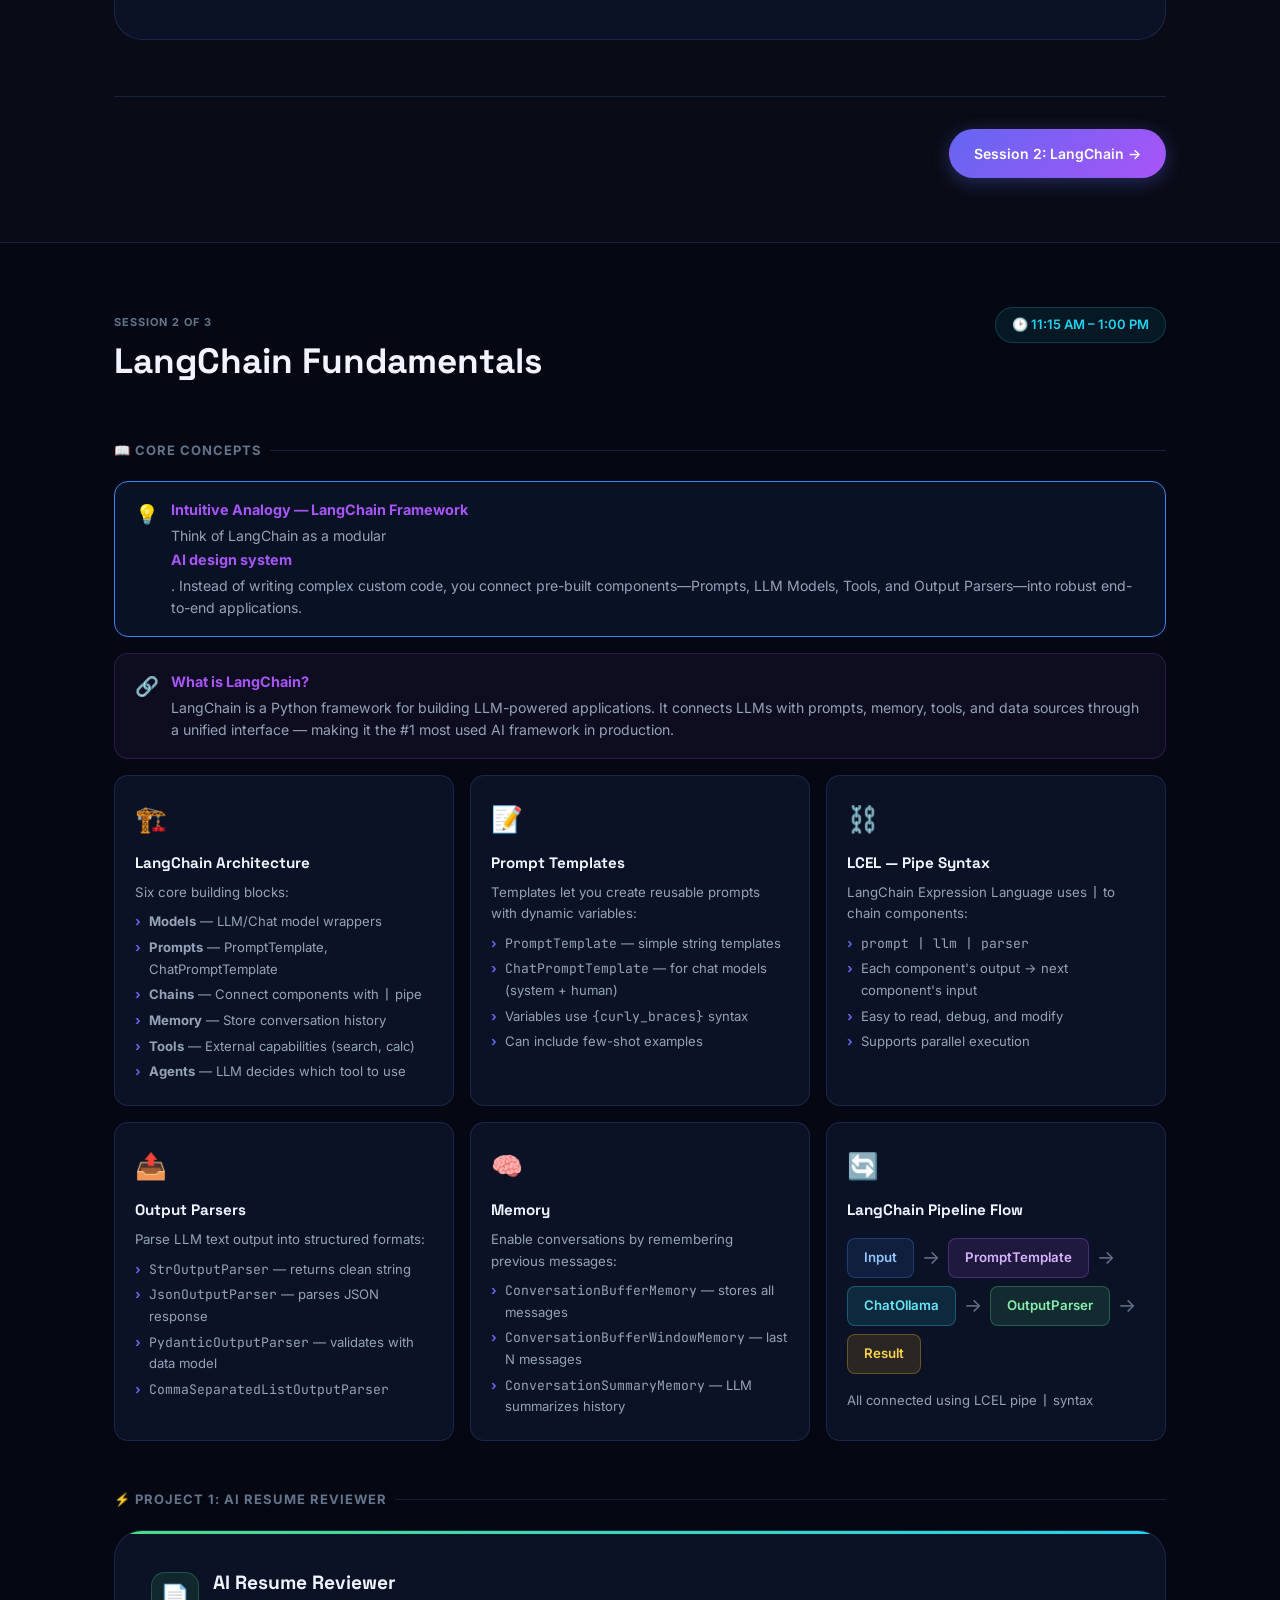
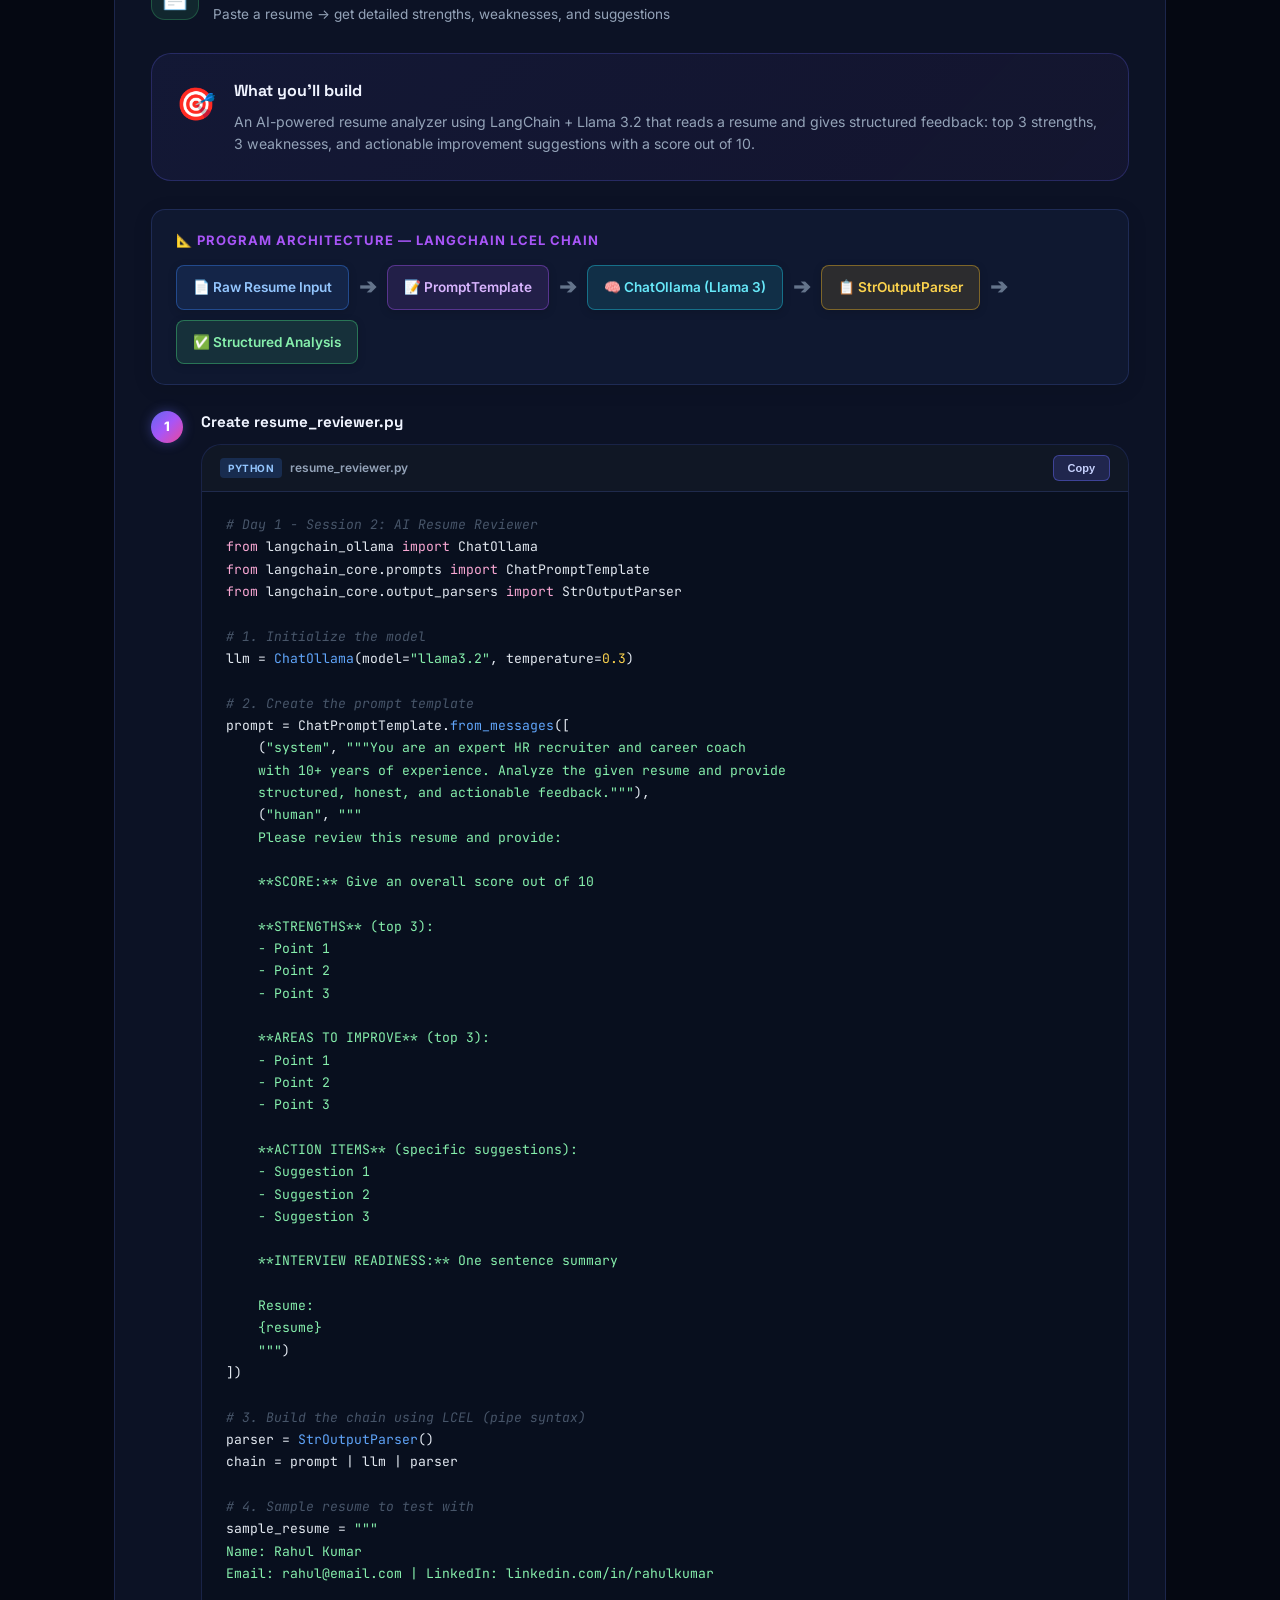
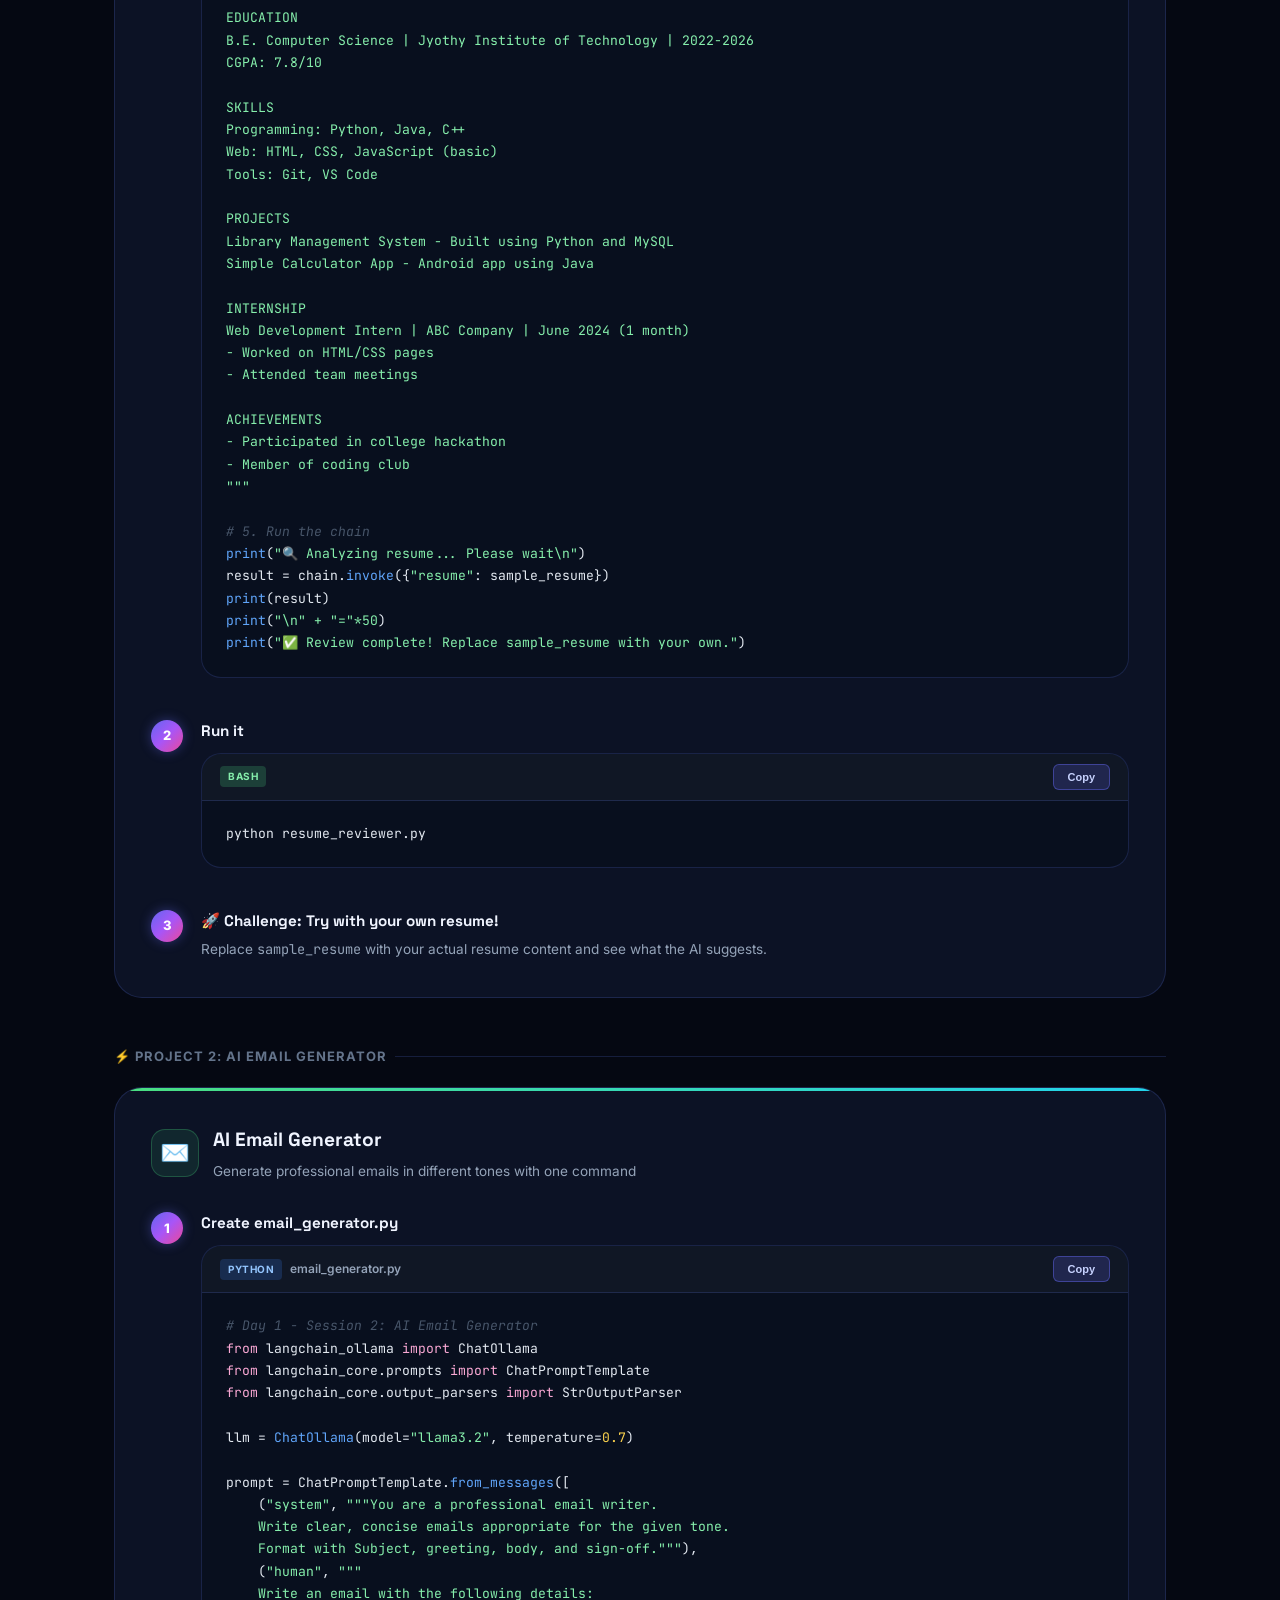
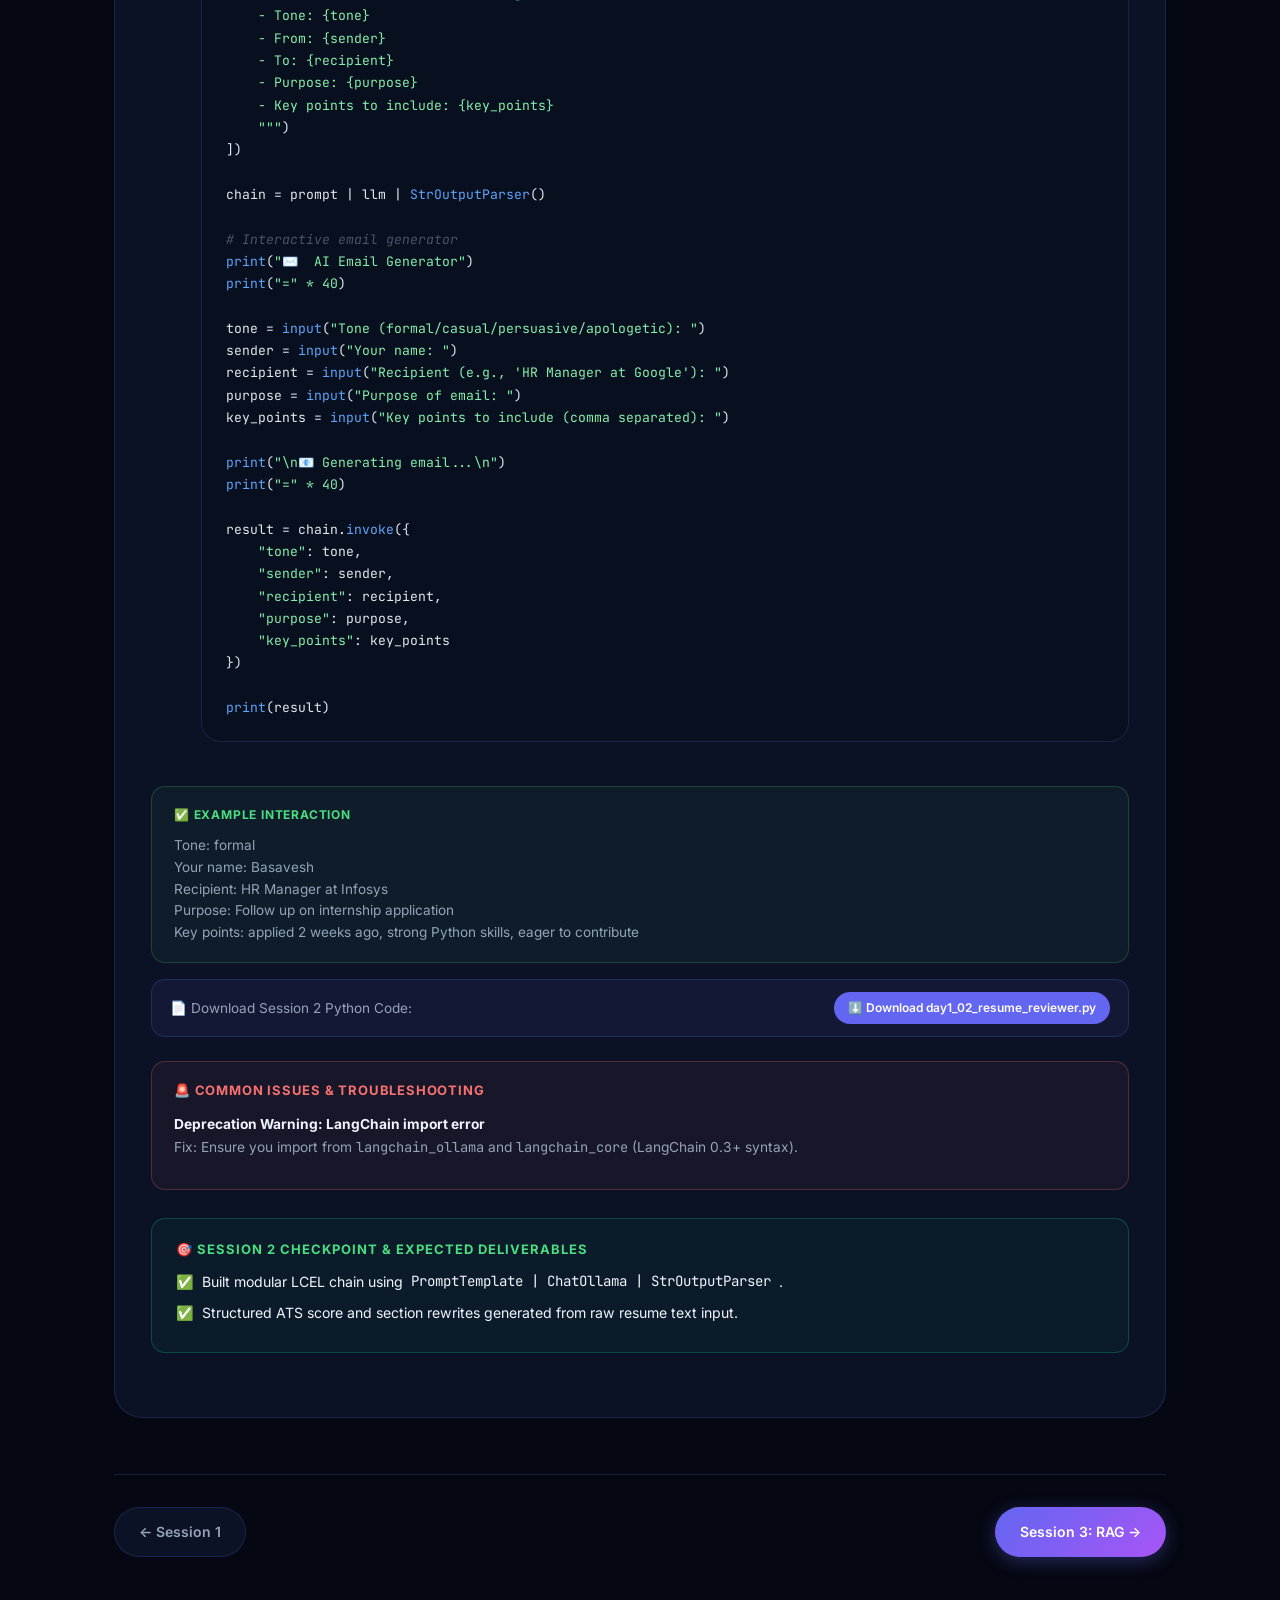
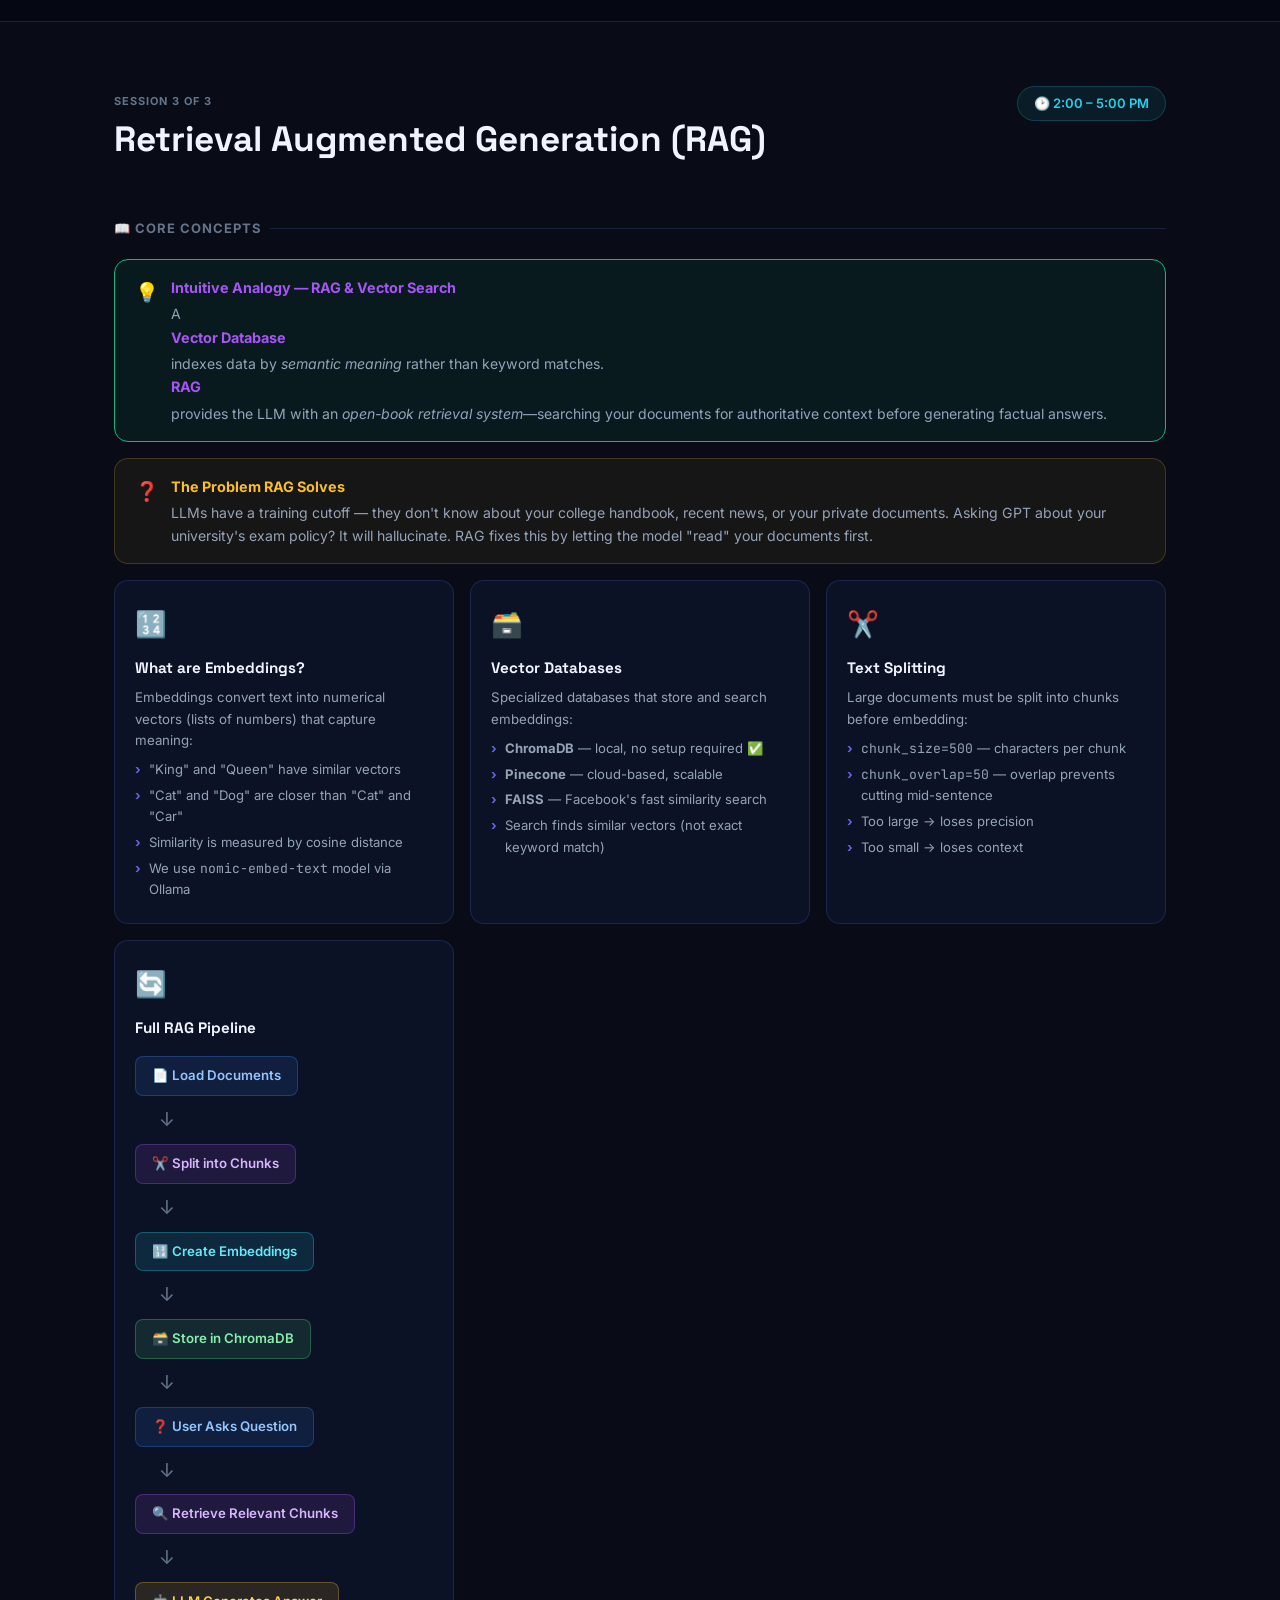
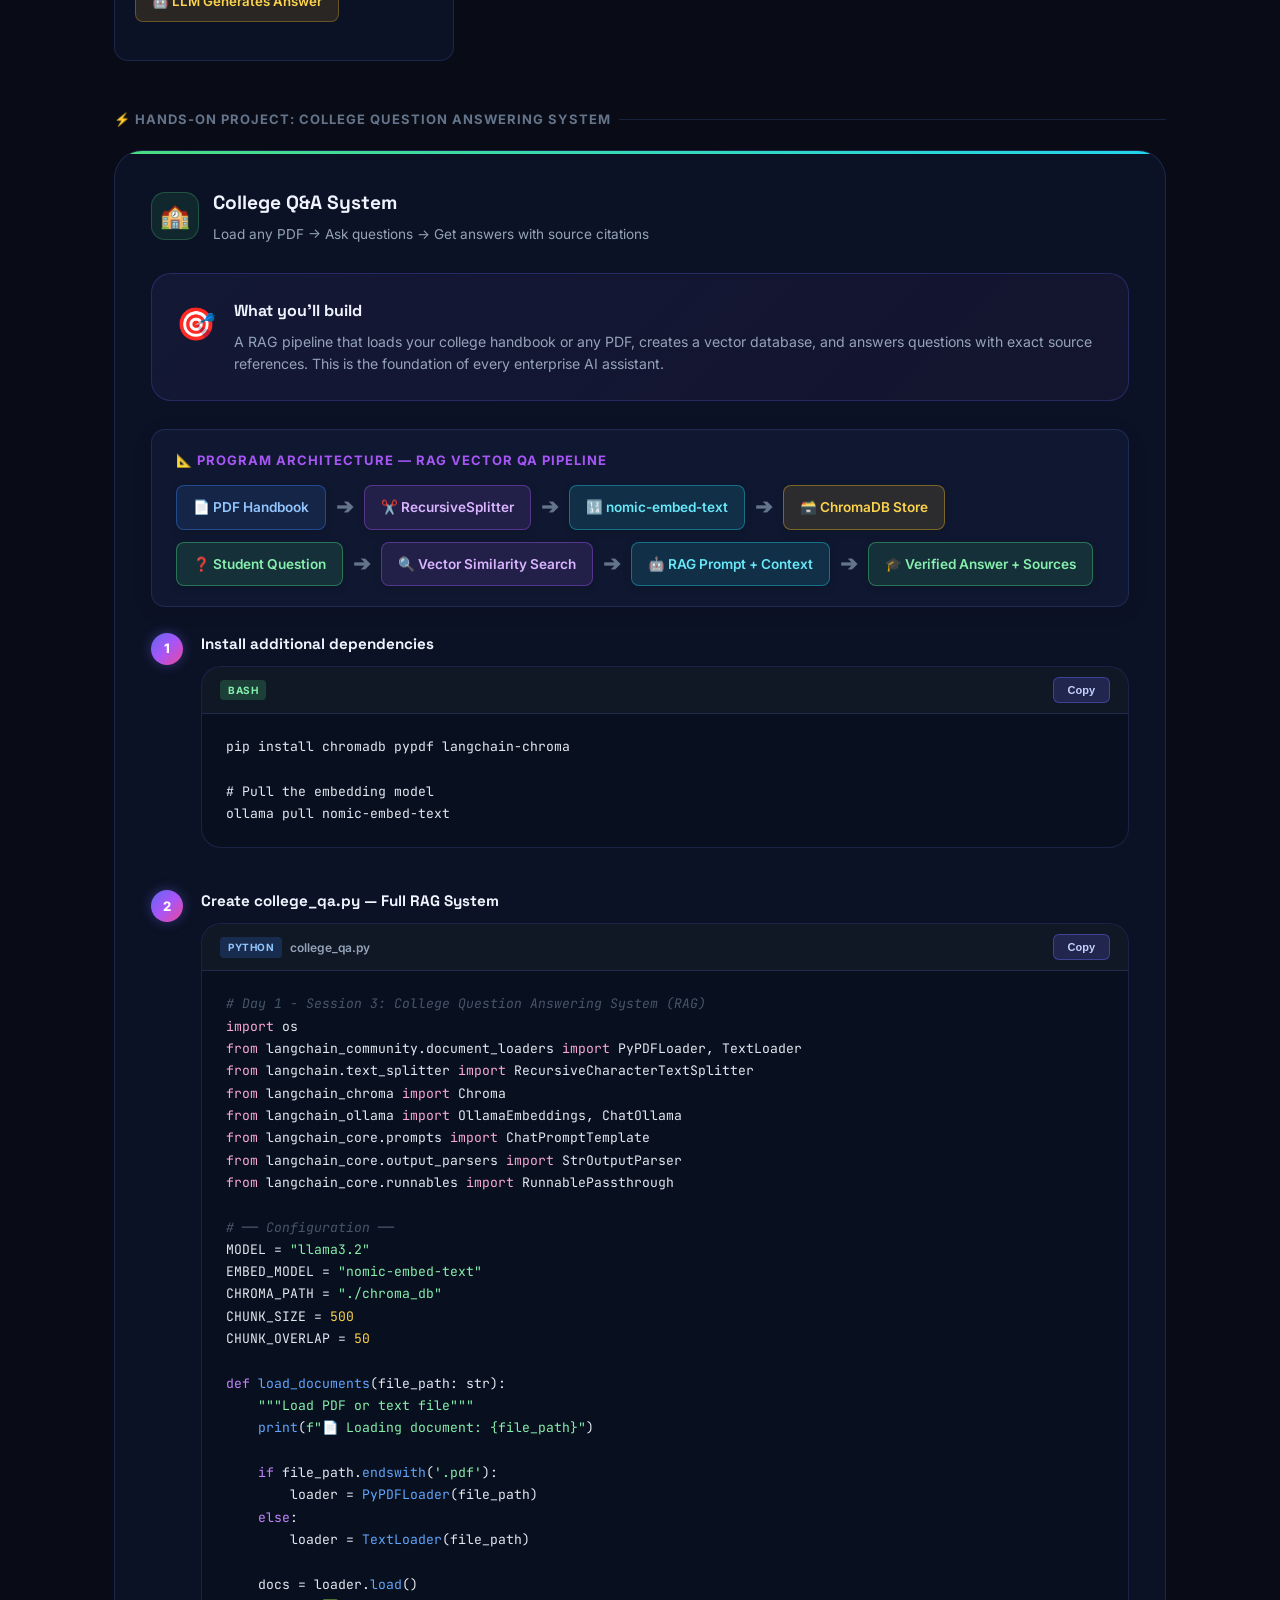
<file: day1.html>
<!DOCTYPE html>
<html lang="en">
<head>
  <meta charset="UTF-8"/>
  <meta name="viewport" content="width=device-width, initial-scale=1.0"/>
  <title>Day 1 — Foundations of Generative AI & RAG | Agentic AI Workshop</title>
  <meta name="description" content="Day 1 workshop content: Generative AI, LLMs, LangChain fundamentals, and RAG development with hands-on projects."/>
  <link rel="stylesheet" href="content.css"/>
</head>
<body>

<!-- ░░ TOP NAV ░░ -->
<nav class="top-nav">
  <div class="container nav-inner">
    <a href="index.html" class="nav-home">
      <span class="nav-home-icon">←</span> Back to Workshop
    </a>
    <span class="nav-day-label" style="background:linear-gradient(135deg,#3b82f6,#6366f1);-webkit-background-clip:text;-webkit-text-fill-color:transparent;background-clip:text;">Day 1 — Foundations & RAG</span>
    <div class="nav-sessions" style="display:flex;gap:8px;align-items:center;">
      <a href="#session1" class="nav-session-btn active">Session 1</a>
      <a href="#session2" class="nav-session-btn">Session 2</a>
      <a href="#session3" class="nav-session-btn">Session 3</a>
      <button class="theme-toggle-btn" style="background:rgba(255,255,255,0.08);border:1px solid var(--border);color:var(--text-1);padding:4px 12px;border-radius:999px;cursor:pointer;font-size:12px;font-weight:600;">☀️ Light Mode</button>
    </div>
  </div>
</nav>

<!-- ░░ DAY HERO ░░ -->
<section class="day-hero">
  <div class="container day-hero-inner">
    <div class="day-crumb">
      <a href="index.html">🏠 Workshop Home</a>
      <span class="day-crumb-sep">›</span>
      <span>Day 1</span>
    </div>
    <h1>Day 1 — <span style="background:linear-gradient(135deg,#3b82f6,#6366f1);-webkit-background-clip:text;-webkit-text-fill-color:transparent;background-clip:text;">Foundations of Generative AI & RAG</span></h1>
    <p>Set up your AI development environment, understand how Large Language Models work, build your first AI chatbot, master LangChain basics, and create a full RAG pipeline from scratch.</p>
    <div class="day-meta-pills">
      <span class="day-meta-pill pill-blue">🕘 9:00 AM – 5:00 PM</span>
      <span class="day-meta-pill pill-purple">3 Sessions</span>
      <span class="day-meta-pill pill-green">3 Hands-on Projects</span>
      <span class="day-meta-pill pill-cyan">Python · Ollama · LangChain · ChromaDB</span>
    </div>
  </div>
</section>

<!-- ░░ MAIN CONTENT WRAPPER ░░ -->
<main id="main-content">

<!-- ░░ STUDENT SETUP CHECKLIST ░░ -->
<section class="container reveal" id="setup-checklist">
  <div class="setup-checklist-card">
    <div class="setup-checklist-header">
      <span>🛠️ Student Setup Checklist (Complete Before Workshop Starts)</span>
    </div>
    <div class="checklist-grid">
      <div class="check-item">
        <h5>1. Python 3.10+ & Virtual Environment</h5>
        <p>Verify installation: <code>python3 --version</code>.<br>Create & activate venv:<br><code>python3 -m venv venv && source venv/bin/activate</code></p>
      </div>
      <div class="check-item">
        <h5>2. Ollama & Required Models</h5>
        <p>Download from <a href="https://ollama.com" target="_blank" rel="noopener">ollama.com</a>.<br>Run in terminal:<br><code>ollama pull llama3.2</code><br><code>ollama pull nomic-embed-text</code></p>
      </div>
      <div class="check-item">
        <h5>3. Low-RAM Fallback Options</h5>
        <p>For laptops with 4GB/8GB RAM, pull lighter models:<br><code>ollama pull smollm:135m</code> or <code>tinyllama</code></p>
      </div>
      <div class="check-item">
        <h5>4. VS Code & Extensions</h5>
        <p>Install VS Code + <strong>Python</strong>, <strong>Pylance</strong>, and <strong>Jupyter</strong> extensions. Test terminal access.</p>
      </div>
    </div>
    <div class="code-download-bar" style="margin-top:16px;">
      <span style="font-size:0.85rem;color:var(--text-2);">📦 Download all workshop dependencies & starter files:</span>
      <a href="code_samples/requirements.txt" download class="download-link-btn">⬇️ Download requirements.txt</a>
    </div>
  </div>
</section>

<!-- ═══════════════════════════════════════════════
     SESSION 1
════════════════════════════════════════════════ -->
<section class="session-section" id="session1">
  <div class="container">
    <div class="session-header-row">
      <div class="session-header-left">
        <div class="session-num-badge">Session 1 of 3</div>
        <h2 class="session-title-main">Introduction to Generative AI & LLMs</h2>
      </div>
      <span class="session-time-badge">🕘 9:00 – 11:00 AM</span>
    </div>

    <!-- CONCEPTS -->
    <div class="concepts-section reveal">
      <div class="concepts-section-title">📖 Core Concepts</div>

      <div class="callout callout-note" style="background:rgba(168,85,247,0.08);border-color:#a855f7;">
        <span class="callout-icon">💡</span>
        <div class="callout-content">
          <strong>Intuitive Analogy — LLM vs AI Agent</strong>
          A standard Chatbot functions like an intelligent text generator that responds when prompted. In contrast, an <strong>AI Agent</strong> 🤖 acts as an autonomous digital worker equipped with tools, memory, and reasoning loops to accomplish multi-step objectives independently.
        </div>
      </div>

      <div class="concepts-grid">
        <div class="concept-card">
          <span class="concept-card-icon">🧠</span>
          <h4>AI vs ML vs Deep Learning</h4>
          <p>Understanding the hierarchy of intelligence systems:</p>
          <ul>
            <li><strong>AI</strong> — any technique making machines smart (rules, logic)</li>
            <li><strong>ML</strong> — machines learn from data (linear regression, decision trees)</li>
            <li><strong>Deep Learning</strong> — neural networks with many layers</li>
            <li><strong>Gen AI</strong> — models that generate new content (text, images, code)</li>
          </ul>
        </div>

        <div class="concept-card">
          <span class="concept-card-icon">📈</span>
          <h4>Evolution of LLMs</h4>
          <p>The rapid progression of language models:</p>
          <ul>
            <li><strong>2017</strong> — "Attention is All You Need" paper (Transformers)</li>
            <li><strong>2018</strong> — BERT by Google (bidirectional)</li>
            <li><strong>2019</strong> — GPT-2 by OpenAI</li>
            <li><strong>2022</strong> — ChatGPT launches (GPT-3.5)</li>
            <li><strong>2023</strong> — Llama, Mistral (open-source)</li>
            <li><strong>2024</strong> — Llama 3, GPT-4o, Claude 3</li>
          </ul>
        </div>

        <div class="concept-card">
          <span class="concept-card-icon">⚙️</span>
          <h4>How Transformers Work</h4>
          <p>The core architecture powering all modern LLMs:</p>
          <ul>
            <li><strong>Tokenization</strong> — text split into tokens (words/subwords)</li>
            <li><strong>Embeddings</strong> — tokens converted to number vectors</li>
            <li><strong>Attention</strong> — model learns which tokens relate to each other</li>
            <li><strong>Feed Forward</strong> — dense layers process attention output</li>
            <li><strong>Output</strong> — predicts next token, repeat until done</li>
          </ul>
        </div>

        <div class="concept-card">
          <span class="concept-card-icon">✍️</span>
          <h4>Prompt Engineering</h4>
          <p>Techniques to get better responses from LLMs:</p>
          <ul>
            <li><strong>Zero-shot</strong> — Ask directly: "Translate to French: Hello"</li>
            <li><strong>Few-shot</strong> — Give examples before asking</li>
            <li><strong>Chain-of-Thought</strong> — "Think step by step…"</li>
            <li><strong>System Prompt</strong> — Define role/persona for the AI</li>
            <li><strong>Temperature</strong> — Controls randomness (0=deterministic)</li>
          </ul>
        </div>

        <div class="concept-card">
          <span class="concept-card-icon">🌐</span>
          <h4>APIs vs Local Models</h4>
          <table class="compare-table">
            <tr><th>Feature</th><th>API (OpenAI)</th><th>Local (Ollama)</th></tr>
            <tr><td>Cost</td><td>Pay per token</td><td>Free</td></tr>
            <tr><td>Privacy</td><td>Data sent to cloud</td><td>100% private</td></tr>
            <tr><td>Speed</td><td>Fast (GPUs)</td><td>Depends on hardware</td></tr>
            <tr><td>Models</td><td>GPT-4, etc.</td><td>Llama, Mistral</td></tr>
            <tr><td>Internet</td><td>Required</td><td>Not needed</td></tr>
          </table>
        </div>

        <div class="concept-card">
          <span class="concept-card-icon">🤖</span>
          <h4>What is Agentic AI?</h4>
          <p>An AI Agent = LLM + Tools + Memory + Planning</p>
          <ul>
            <li><strong>LLM</strong> — the brain (reasoning)</li>
            <li><strong>Tools</strong> — web search, calculator, APIs</li>
            <li><strong>Memory</strong> — remember past conversations</li>
            <li><strong>Planning</strong> — break tasks into steps</li>
            <li>Example: "Research topic X and write a report" → agent searches, reads, writes</li>
          </ul>
        </div>
      </div>

      <div class="callout callout-tip">
        <span class="callout-icon">💡</span>
        <div class="callout-content">
          <strong>Key Insight for Interviews</strong>
          The difference between a Chatbot and an AI Agent: A chatbot only responds. An agent can take actions — search the web, write files, run code, and make decisions autonomously.
        </div>
      </div>

      <div class="callout callout-info">
        <span class="callout-icon">🎯</span>
        <div class="callout-content">
          <strong>AI Career Paths for CSE Graduates</strong>
          AI Engineer · ML Engineer · LLM Application Developer · Prompt Engineer · AI Product Manager · Data Scientist · AI Researcher
        </div>
      </div>
    </div>

    <!-- HANDS-ON -->
    <div class="code-section reveal">
      <div class="code-section-title">⚡ Hands-On: Setup & First AI Chatbot</div>

      <div class="handson-section">
        <div class="project-goal-card">
          <span class="goal-emoji">🎯</span>
          <div>
            <h4>What you'll build</h4>
            <p>A Python environment running Ollama locally to invoke Llama 3.2, stream real-time tokens, and handle conversational turns.</p>
          </div>
        </div>

        <div class="block-diagram-card">
          <div class="block-diagram-title">📐 Program Architecture — Local AI Chatbot</div>
          <div class="diagram-flow">
            <span class="node-box node-blue">📥 User Query</span>
            <span class="node-arrow">➔</span>
            <span class="node-box node-purple">⚡ Ollama Local Server</span>
            <span class="node-arrow">➔</span>
            <span class="node-box node-cyan">🧠 Llama 3.2 LLM</span>
            <span class="node-arrow">➔</span>
            <span class="node-box node-green">💬 Streamed Terminal Output</span>
          </div>
        </div>

        <div class="project-goal-card">
          <span class="goal-emoji">🎯</span>
          <div>
            <h4>What you'll build</h4>
            <p>A command-line AI chatbot that runs completely locally on your machine using Ollama + Llama 3.2. You type a message, the AI responds. No API key, no internet, no cost.</p>
          </div>
        </div>

        <div class="steps-list">
          <div class="step-item">
            <div class="step-num">1</div>
            <div class="step-content">
              <h4>Install Python 3.11+</h4>
              <p>Download from python.org. During install, check ✅ "Add Python to PATH". Verify:</p>
              <div class="code-block-wrapper">
                <div class="code-block-header">
                  <span class="code-filename"><span class="code-lang-badge lang-bash">bash</span> Terminal</span>
                  <button class="copy-btn" onclick="copyCode(this)">Copy</button>
                </div>
                <pre class="code-block"><code>python --version
# Expected: Python 3.11.x or higher

pip --version
# Expected: pip 23.x ...</code></pre>
              </div>
            </div>
          </div>

          <div class="step-item">
            <div class="step-num">2</div>
            <div class="step-content">
              <h4>Install VS Code</h4>
              <p>Download from code.visualstudio.com. Install extensions: <strong>Python</strong>, <strong>Pylance</strong>.</p>
            </div>
          </div>

          <div class="step-item">
            <div class="step-num">3</div>
            <div class="step-content">
              <h4>Install Ollama (Local LLM Runner)</h4>
              <p>Go to <strong>ollama.com</strong> → Download for your OS → Install. Then pull Llama 3.2:</p>
              <div class="code-block-wrapper">
                <div class="code-block-header">
                  <span class="code-filename"><span class="code-lang-badge lang-bash">bash</span> Terminal</span>
                  <button class="copy-btn" onclick="copyCode(this)">Copy</button>
                </div>
                <pre class="code-block"><code>ollama pull llama3.2
# Downloads ~2GB model — wait for completion

ollama run llama3.2
# Test it: type "Hello!" and press Enter
# Type /bye to exit</code></pre>
              </div>
              <div class="callout callout-warn" style="margin-top:10px;">
                <span class="callout-icon">⚠️</span>
                <div class="callout-content"><strong>Low RAM?</strong> Use <code>ollama pull llama3.2:1b</code> instead (1B parameter model, uses ~800MB RAM)</div>
              </div>
            </div>
          </div>

          <div class="step-item">
            <div class="step-num">4</div>
            <div class="step-content">
              <h4>Create project folder and install dependencies</h4>
              <div class="code-block-wrapper">
                <div class="code-block-header">
                  <span class="code-filename"><span class="code-lang-badge lang-bash">bash</span> Terminal</span>
                  <button class="copy-btn" onclick="copyCode(this)">Copy</button>
                </div>
                <pre class="code-block"><code>mkdir agentic-ai-workshop
cd agentic-ai-workshop
pip install requests langchain langchain-ollama langchain-community chromadb langchain-chroma pypdf</code></pre>
              </div>
            </div>
          </div>

          <div class="step-item">
            <div class="step-num">5</div>
            <div class="step-content">
              <h4>Build your first AI Chatbot</h4>
              <p>Create a file called <strong>chatbot.py</strong> and paste this code:</p>
              <div class="code-block-wrapper">
                <div class="code-block-header">
                  <span class="code-filename"><span class="code-lang-badge lang-python">python</span> chatbot.py</span>
                  <button class="copy-btn" onclick="copyCode(this)">Copy</button>
                </div>
                <pre class="code-block"><code><span class="cm"># Day 1 - Session 1: Your First AI Chatbot</span>
<span class="im">import</span> requests
<span class="im">import</span> json

<span class="cm"># Ollama runs locally on port 11434</span>
OLLAMA_URL = <span class="st">"http://localhost:11434/api/generate"</span>
MODEL = <span class="st">"llama3.2"</span>

<span class="kw">def</span> <span class="fn">ask_ai</span>(message, history=[]):
    <span class="st">"""Send a message to Llama 3.2 and get a response"""</span>
    
    <span class="cm"># Build conversation context</span>
    context = <span class="st">""</span>
    <span class="kw">for</span> msg <span class="kw">in</span> history[-<span class="nm">4</span>:]:  <span class="cm"># last 4 exchanges</span>
        context += <span class="st">f"User: {msg['user']}\nAssistant: {msg['ai']}\n"</span>
    
    full_prompt = <span class="st">f"""{context}User: {message}\nAssistant:"""</span>
    
    response = requests.<span class="fn">post</span>(OLLAMA_URL, json={
        <span class="st">"model"</span>: MODEL,
        <span class="st">"prompt"</span>: full_prompt,
        <span class="st">"stream"</span>: <span class="kw">False</span>,
        <span class="st">"options"</span>: {<span class="st">"temperature"</span>: <span class="nm">0.7</span>, <span class="st">"num_predict"</span>: <span class="nm">500</span>}
    })
    
    <span class="kw">return</span> response.<span class="fn">json</span>()[<span class="st">"response"</span>]

<span class="kw">def</span> <span class="fn">main</span>():
    <span class="fn">print</span>(<span class="st">"🤖 AI Chatbot powered by Llama 3.2 (type 'quit' to exit)"</span>)
    <span class="fn">print</span>(<span class="st">"-" * 50</span>)
    
    history = []
    
    <span class="kw">while True</span>:
        user_input = <span class="fn">input</span>(<span class="st">"\nYou: "</span>).strip()
        
        <span class="kw">if</span> user_input.lower() <span class="kw">in</span> [<span class="st">'quit'</span>, <span class="st">'exit'</span>, <span class="st">'bye'</span>]:
            <span class="fn">print</span>(<span class="st">"Goodbye! 👋"</span>)
            <span class="kw">break</span>
        
        <span class="kw">if not</span> user_input:
            <span class="kw">continue</span>
        
        <span class="fn">print</span>(<span class="st">"AI: Thinking..."</span>, end=<span class="st">"\r"</span>)
        response = <span class="fn">ask_ai</span>(user_input, history)
        <span class="fn">print</span>(<span class="st">f"AI: {response}"</span>)
        
        history.<span class="fn">append</span>({<span class="st">"user"</span>: user_input, <span class="st">"ai"</span>: response})

<span class="kw">if</span> __name__ == <span class="st">"__main__"</span>:
    <span class="fn">main</span>()</code></pre>
              </div>
            </div>
          </div>

          <div class="step-item">
            <div class="step-num">6</div>
            <div class="step-content">
              <h4>Run and test!</h4>
              <div class="code-block-wrapper">
                <div class="code-block-header">
                  <span class="code-filename"><span class="code-lang-badge lang-bash">bash</span> Terminal</span>
                  <button class="copy-btn" onclick="copyCode(this)">Copy</button>
                </div>
                <pre class="code-block"><code>python chatbot.py</code></pre>
              </div>
            </div>
          </div>
        </div>

        <div class="expected-output">
          <div class="expected-output-title">✅ Expected Output</div>
          <p>🤖 AI Chatbot powered by Llama 3.2 (type 'quit' to exit)<br/>
          ──────────────────────────────────────<br/>
          You: What is machine learning?<br/>
          AI: Machine learning is a subset of artificial intelligence where systems learn from data to improve performance on tasks without being explicitly programmed...</p>
        </div>

        <div class="code-download-bar">
          <span style="font-size:0.85rem;color:var(--text-2);">📄 Download Session 1 Python Code:</span>
          <a href="code_samples/day1_01_first_chatbot.py" download class="download-link-btn">⬇️ Download day1_01_first_chatbot.py</a>
        </div>

        <div class="troubleshoot-box">
          <div class="troubleshoot-title">🚨 Common Issues & Troubleshooting</div>
          <div class="troubleshoot-item">
            <strong>Error: Connection Refused / Cannot connect to Ollama</strong>
            <div>Fix: Open a new terminal window and run <code>ollama serve</code> to ensure the background daemon is running.</div>
          </div>
          <div class="troubleshoot-item">
            <strong>Error: model 'llama3.2' not found</strong>
            <div>Fix: Run <code>ollama pull llama3.2</code> in your terminal before launching your Python script.</div>
          </div>
        </div>

        <div class="session-checkpoint-card">
          <div class="checkpoint-title">🎯 Session 1 Checkpoint & Expected Deliverables</div>
          <ul class="checkpoint-list">
            <li>Python 3.10+ virtual environment active with <code>langchain-ollama</code> installed.</li>
            <li>Ollama running locally on port 11434 with <code>llama3.2</code> pulled.</li>
            <li>Working <code>day1_01_first_chatbot.py</code> streaming tokens in real-time.</li>
          </ul>
        </div>
      </div>
    </div>

    <div class="session-nav reveal">
      <span></span>
      <a href="#session2" class="session-nav-btn primary next">Session 2: LangChain →</a>
    </div>
  </div>
</section>

<!-- ═══════════════════════════════════════════════
     SESSION 2
════════════════════════════════════════════════ -->
<section class="session-section" id="session2">
  <div class="container">
    <div class="session-header-row">
      <div class="session-header-left">
        <div class="session-num-badge">Session 2 of 3</div>
        <h2 class="session-title-main">LangChain Fundamentals</h2>
      </div>
      <span class="session-time-badge">🕑 11:15 AM – 1:00 PM</span>
    </div>

    <div class="concepts-section reveal">
      <div class="concepts-section-title">📖 Core Concepts</div>

      <div class="callout callout-note" style="background:rgba(59,130,246,0.08);border-color:#3b82f6;">
        <span class="callout-icon">💡</span>
        <div class="callout-content">
          <strong>Intuitive Analogy — LangChain Framework</strong>
          Think of LangChain as a modular <strong>AI design system</strong>. Instead of writing complex custom code, you connect pre-built components—Prompts, LLM Models, Tools, and Output Parsers—into robust end-to-end applications.
        </div>
      </div>

      <div class="callout callout-note">
        <span class="callout-icon">🔗</span>
        <div class="callout-content">
          <strong>What is LangChain?</strong>
          LangChain is a Python framework for building LLM-powered applications. It connects LLMs with prompts, memory, tools, and data sources through a unified interface — making it the #1 most used AI framework in production.
        </div>
      </div>

      <div class="concepts-grid">
        <div class="concept-card">
          <span class="concept-card-icon">🏗️</span>
          <h4>LangChain Architecture</h4>
          <p>Six core building blocks:</p>
          <ul>
            <li><strong>Models</strong> — LLM/Chat model wrappers</li>
            <li><strong>Prompts</strong> — PromptTemplate, ChatPromptTemplate</li>
            <li><strong>Chains</strong> — Connect components with <code>|</code> pipe</li>
            <li><strong>Memory</strong> — Store conversation history</li>
            <li><strong>Tools</strong> — External capabilities (search, calc)</li>
            <li><strong>Agents</strong> — LLM decides which tool to use</li>
          </ul>
        </div>

        <div class="concept-card">
          <span class="concept-card-icon">📝</span>
          <h4>Prompt Templates</h4>
          <p>Templates let you create reusable prompts with dynamic variables:</p>
          <ul>
            <li><code>PromptTemplate</code> — simple string templates</li>
            <li><code>ChatPromptTemplate</code> — for chat models (system + human)</li>
            <li>Variables use <code>{curly_braces}</code> syntax</li>
            <li>Can include few-shot examples</li>
          </ul>
        </div>

        <div class="concept-card">
          <span class="concept-card-icon">⛓️</span>
          <h4>LCEL — Pipe Syntax</h4>
          <p>LangChain Expression Language uses <code>|</code> to chain components:</p>
          <ul>
            <li><code>prompt | llm | parser</code></li>
            <li>Each component's output → next component's input</li>
            <li>Easy to read, debug, and modify</li>
            <li>Supports parallel execution</li>
          </ul>
        </div>

        <div class="concept-card">
          <span class="concept-card-icon">📤</span>
          <h4>Output Parsers</h4>
          <p>Parse LLM text output into structured formats:</p>
          <ul>
            <li><code>StrOutputParser</code> — returns clean string</li>
            <li><code>JsonOutputParser</code> — parses JSON response</li>
            <li><code>PydanticOutputParser</code> — validates with data model</li>
            <li><code>CommaSeparatedListOutputParser</code></li>
          </ul>
        </div>

        <div class="concept-card">
          <span class="concept-card-icon">🧠</span>
          <h4>Memory</h4>
          <p>Enable conversations by remembering previous messages:</p>
          <ul>
            <li><code>ConversationBufferMemory</code> — stores all messages</li>
            <li><code>ConversationBufferWindowMemory</code> — last N messages</li>
            <li><code>ConversationSummaryMemory</code> — LLM summarizes history</li>
          </ul>
        </div>

        <div class="concept-card">
          <span class="concept-card-icon">🔄</span>
          <h4>LangChain Pipeline Flow</h4>
          <div class="pipeline">
            <span class="pipe-step pipe-blue">Input</span>
            <span class="pipe-arrow">→</span>
            <span class="pipe-step pipe-purple">PromptTemplate</span>
            <span class="pipe-arrow">→</span>
            <span class="pipe-step pipe-cyan">ChatOllama</span>
            <span class="pipe-arrow">→</span>
            <span class="pipe-step pipe-green">OutputParser</span>
            <span class="pipe-arrow">→</span>
            <span class="pipe-step pipe-amber">Result</span>
          </div>
          <p style="font-size:0.82rem;color:var(--text-2);margin-top:8px;">All connected using LCEL pipe <code>|</code> syntax</p>
        </div>
      </div>
    </div>

    <!-- PROJECT 1 -->
    <div class="code-section reveal">
      <div class="code-section-title">⚡ Project 1: AI Resume Reviewer</div>
      <div class="handson-section">
        <div class="handson-header">
          <div class="handson-icon-wrap">📄</div>
          <div class="handson-header-text">
            <h3>AI Resume Reviewer</h3>
            <p>Paste a resume → get detailed strengths, weaknesses, and suggestions</p>
          </div>
        </div>
        <div class="project-goal-card">
          <span class="goal-emoji">🎯</span>
          <div>
            <h4>What you'll build</h4>
            <p>An AI-powered resume analyzer using LangChain + Llama 3.2 that reads a resume and gives structured feedback: top 3 strengths, 3 weaknesses, and actionable improvement suggestions with a score out of 10.</p>
          </div>
        </div>

        <div class="block-diagram-card">
          <div class="block-diagram-title">📐 Program Architecture — LangChain LCEL Chain</div>
          <div class="diagram-flow">
            <span class="node-box node-blue">📄 Raw Resume Input</span>
            <span class="node-arrow">➔</span>
            <span class="node-box node-purple">📝 PromptTemplate</span>
            <span class="node-arrow">➔</span>
            <span class="node-box node-cyan">🧠 ChatOllama (Llama 3)</span>
            <span class="node-arrow">➔</span>
            <span class="node-box node-amber">📋 StrOutputParser</span>
            <span class="node-arrow">➔</span>
            <span class="node-box node-green">✅ Structured Analysis</span>
          </div>
        </div>
        <div class="steps-list">
          <div class="step-item">
            <div class="step-num">1</div>
            <div class="step-content">
              <h4>Create resume_reviewer.py</h4>
              <div class="code-block-wrapper">
                <div class="code-block-header">
                  <span class="code-filename"><span class="code-lang-badge lang-python">python</span> resume_reviewer.py</span>
                  <button class="copy-btn" onclick="copyCode(this)">Copy</button>
                </div>
                <pre class="code-block"><code><span class="cm"># Day 1 - Session 2: AI Resume Reviewer</span>
<span class="im">from</span> langchain_ollama <span class="im">import</span> ChatOllama
<span class="im">from</span> langchain_core.prompts <span class="im">import</span> ChatPromptTemplate
<span class="im">from</span> langchain_core.output_parsers <span class="im">import</span> StrOutputParser

<span class="cm"># 1. Initialize the model</span>
llm = <span class="fn">ChatOllama</span>(model=<span class="st">"llama3.2"</span>, temperature=<span class="nm">0.3</span>)

<span class="cm"># 2. Create the prompt template</span>
prompt = ChatPromptTemplate.<span class="fn">from_messages</span>([
    (<span class="st">"system"</span>, <span class="st">"""You are an expert HR recruiter and career coach 
    with 10+ years of experience. Analyze the given resume and provide 
    structured, honest, and actionable feedback."""</span>),
    (<span class="st">"human"</span>, <span class="st">"""
    Please review this resume and provide:
    
    **SCORE:** Give an overall score out of 10
    
    **STRENGTHS** (top 3):
    - Point 1
    - Point 2  
    - Point 3
    
    **AREAS TO IMPROVE** (top 3):
    - Point 1
    - Point 2
    - Point 3
    
    **ACTION ITEMS** (specific suggestions):
    - Suggestion 1
    - Suggestion 2
    - Suggestion 3
    
    **INTERVIEW READINESS:** One sentence summary
    
    Resume:
    {resume}
    """</span>)
])

<span class="cm"># 3. Build the chain using LCEL (pipe syntax)</span>
parser = <span class="fn">StrOutputParser</span>()
chain = prompt | llm | parser

<span class="cm"># 4. Sample resume to test with</span>
sample_resume = <span class="st">"""
Name: Rahul Kumar
Email: rahul@email.com | LinkedIn: linkedin.com/in/rahulkumar

EDUCATION
B.E. Computer Science | Jyothy Institute of Technology | 2022-2026
CGPA: 7.8/10

SKILLS
Programming: Python, Java, C++
Web: HTML, CSS, JavaScript (basic)
Tools: Git, VS Code

PROJECTS
Library Management System - Built using Python and MySQL
Simple Calculator App - Android app using Java

INTERNSHIP
Web Development Intern | ABC Company | June 2024 (1 month)
- Worked on HTML/CSS pages
- Attended team meetings

ACHIEVEMENTS
- Participated in college hackathon
- Member of coding club
"""</span>

<span class="cm"># 5. Run the chain</span>
<span class="fn">print</span>(<span class="st">"🔍 Analyzing resume... Please wait\n"</span>)
result = chain.<span class="fn">invoke</span>({<span class="st">"resume"</span>: sample_resume})
<span class="fn">print</span>(result)
<span class="fn">print</span>(<span class="st">"\n" + "="*50</span>)
<span class="fn">print</span>(<span class="st">"✅ Review complete! Replace sample_resume with your own."</span>)</code></pre>
              </div>
            </div>
          </div>
          <div class="step-item">
            <div class="step-num">2</div>
            <div class="step-content">
              <h4>Run it</h4>
              <div class="code-block-wrapper">
                <div class="code-block-header">
                  <span class="code-filename"><span class="code-lang-badge lang-bash">bash</span></span>
                  <button class="copy-btn" onclick="copyCode(this)">Copy</button>
                </div>
                <pre class="code-block"><code>python resume_reviewer.py</code></pre>
              </div>
            </div>
          </div>
          <div class="step-item">
            <div class="step-num">3</div>
            <div class="step-content">
              <h4>🚀 Challenge: Try with your own resume!</h4>
              <p>Replace <code>sample_resume</code> with your actual resume content and see what the AI suggests.</p>
            </div>
          </div>
        </div>
      </div>
    </div>

    <!-- PROJECT 2 -->
    <div class="code-section reveal">
      <div class="code-section-title">⚡ Project 2: AI Email Generator</div>
      <div class="handson-section">
        <div class="handson-header">
          <div class="handson-icon-wrap">✉️</div>
          <div class="handson-header-text">
            <h3>AI Email Generator</h3>
            <p>Generate professional emails in different tones with one command</p>
          </div>
        </div>
        <div class="steps-list">
          <div class="step-item">
            <div class="step-num">1</div>
            <div class="step-content">
              <h4>Create email_generator.py</h4>
              <div class="code-block-wrapper">
                <div class="code-block-header">
                  <span class="code-filename"><span class="code-lang-badge lang-python">python</span> email_generator.py</span>
                  <button class="copy-btn" onclick="copyCode(this)">Copy</button>
                </div>
                <pre class="code-block"><code><span class="cm"># Day 1 - Session 2: AI Email Generator</span>
<span class="im">from</span> langchain_ollama <span class="im">import</span> ChatOllama
<span class="im">from</span> langchain_core.prompts <span class="im">import</span> ChatPromptTemplate
<span class="im">from</span> langchain_core.output_parsers <span class="im">import</span> StrOutputParser

llm = <span class="fn">ChatOllama</span>(model=<span class="st">"llama3.2"</span>, temperature=<span class="nm">0.7</span>)

prompt = ChatPromptTemplate.<span class="fn">from_messages</span>([
    (<span class="st">"system"</span>, <span class="st">"""You are a professional email writer. 
    Write clear, concise emails appropriate for the given tone.
    Format with Subject, greeting, body, and sign-off."""</span>),
    (<span class="st">"human"</span>, <span class="st">"""
    Write an email with the following details:
    - Tone: {tone}
    - From: {sender}
    - To: {recipient}
    - Purpose: {purpose}
    - Key points to include: {key_points}
    """</span>)
])

chain = prompt | llm | <span class="fn">StrOutputParser</span>()

<span class="cm"># Interactive email generator</span>
<span class="fn">print</span>(<span class="st">"✉️  AI Email Generator"</span>)
<span class="fn">print</span>(<span class="st">"=" * 40</span>)

tone = <span class="fn">input</span>(<span class="st">"Tone (formal/casual/persuasive/apologetic): "</span>)
sender = <span class="fn">input</span>(<span class="st">"Your name: "</span>)
recipient = <span class="fn">input</span>(<span class="st">"Recipient (e.g., 'HR Manager at Google'): "</span>)
purpose = <span class="fn">input</span>(<span class="st">"Purpose of email: "</span>)
key_points = <span class="fn">input</span>(<span class="st">"Key points to include (comma separated): "</span>)

<span class="fn">print</span>(<span class="st">"\n📧 Generating email...\n"</span>)
<span class="fn">print</span>(<span class="st">"=" * 40</span>)

result = chain.<span class="fn">invoke</span>({
    <span class="st">"tone"</span>: tone,
    <span class="st">"sender"</span>: sender,
    <span class="st">"recipient"</span>: recipient,
    <span class="st">"purpose"</span>: purpose,
    <span class="st">"key_points"</span>: key_points
})

<span class="fn">print</span>(result)</code></pre>
              </div>
            </div>
          </div>
        </div>
        <div class="expected-output">
          <div class="expected-output-title">✅ Example Interaction</div>
          <p>Tone: formal<br/>
          Your name: Basavesh<br/>
          Recipient: HR Manager at Infosys<br/>
          Purpose: Follow up on internship application<br/>
          Key points: applied 2 weeks ago, strong Python skills, eager to contribute</p>
        </div>

        <div class="code-download-bar">
          <span style="font-size:0.85rem;color:var(--text-2);">📄 Download Session 2 Python Code:</span>
          <a href="code_samples/day1_02_resume_reviewer.py" download class="download-link-btn">⬇️ Download day1_02_resume_reviewer.py</a>
        </div>

        <div class="troubleshoot-box">
          <div class="troubleshoot-title">🚨 Common Issues & Troubleshooting</div>
          <div class="troubleshoot-item">
            <strong>Deprecation Warning: LangChain import error</strong>
            <div>Fix: Ensure you import from <code>langchain_ollama</code> and <code>langchain_core</code> (LangChain 0.3+ syntax).</div>
          </div>
        </div>

        <div class="session-checkpoint-card">
          <div class="checkpoint-title">🎯 Session 2 Checkpoint & Expected Deliverables</div>
          <ul class="checkpoint-list">
            <li>Built modular LCEL chain using <code>PromptTemplate | ChatOllama | StrOutputParser</code>.</li>
            <li>Structured ATS score and section rewrites generated from raw resume text input.</li>
          </ul>
        </div>
      </div>
    </div>

    <div class="session-nav reveal">
      <a href="#session1" class="session-nav-btn">← Session 1</a>
      <a href="#session3" class="session-nav-btn primary next">Session 3: RAG →</a>
    </div>
  </div>
</section>

<!-- ═══════════════════════════════════════════════
     SESSION 3
════════════════════════════════════════════════ -->
<section class="session-section" id="session3">
  <div class="container">
    <div class="session-header-row">
      <div class="session-header-left">
        <div class="session-num-badge">Session 3 of 3</div>
        <h2 class="session-title-main">Retrieval Augmented Generation (RAG)</h2>
      </div>
      <span class="session-time-badge">🕑 2:00 – 5:00 PM</span>
    </div>

    <div class="concepts-section reveal">
      <div class="concepts-section-title">📖 Core Concepts</div>

      <div class="callout callout-note" style="background:rgba(16,185,129,0.08);border-color:#10b981;">
        <span class="callout-icon">💡</span>
        <div class="callout-content">
          <strong>Intuitive Analogy — RAG & Vector Search</strong>
          A <strong>Vector Database</strong> indexes data by <em>semantic meaning</em> rather than keyword matches. <strong>RAG</strong> provides the LLM with an <em>open-book retrieval system</em>—searching your documents for authoritative context before generating factual answers.
        </div>
      </div>

      <div class="callout callout-warn">
        <span class="callout-icon">❓</span>
        <div class="callout-content">
          <strong>The Problem RAG Solves</strong>
          LLMs have a training cutoff — they don't know about your college handbook, recent news, or your private documents. Asking GPT about your university's exam policy? It will hallucinate. RAG fixes this by letting the model "read" your documents first.
        </div>
      </div>

      <div class="concepts-grid">
        <div class="concept-card">
          <span class="concept-card-icon">🔢</span>
          <h4>What are Embeddings?</h4>
          <p>Embeddings convert text into numerical vectors (lists of numbers) that capture meaning:</p>
          <ul>
            <li>"King" and "Queen" have similar vectors</li>
            <li>"Cat" and "Dog" are closer than "Cat" and "Car"</li>
            <li>Similarity is measured by cosine distance</li>
            <li>We use <code>nomic-embed-text</code> model via Ollama</li>
          </ul>
        </div>

        <div class="concept-card">
          <span class="concept-card-icon">🗃️</span>
          <h4>Vector Databases</h4>
          <p>Specialized databases that store and search embeddings:</p>
          <ul>
            <li><strong>ChromaDB</strong> — local, no setup required ✅</li>
            <li><strong>Pinecone</strong> — cloud-based, scalable</li>
            <li><strong>FAISS</strong> — Facebook's fast similarity search</li>
            <li>Search finds similar vectors (not exact keyword match)</li>
          </ul>
        </div>

        <div class="concept-card">
          <span class="concept-card-icon">✂️</span>
          <h4>Text Splitting</h4>
          <p>Large documents must be split into chunks before embedding:</p>
          <ul>
            <li><code>chunk_size=500</code> — characters per chunk</li>
            <li><code>chunk_overlap=50</code> — overlap prevents cutting mid-sentence</li>
            <li>Too large → loses precision</li>
            <li>Too small → loses context</li>
          </ul>
        </div>

        <div class="concept-card">
          <span class="concept-card-icon">🔄</span>
          <h4>Full RAG Pipeline</h4>
          <div class="pipeline" style="flex-direction:column;align-items:flex-start;">
            <span class="pipe-step pipe-blue">📄 Load Documents</span>
            <span class="pipe-arrow" style="padding-left:24px;">↓</span>
            <span class="pipe-step pipe-purple">✂️ Split into Chunks</span>
            <span class="pipe-arrow" style="padding-left:24px;">↓</span>
            <span class="pipe-step pipe-cyan">🔢 Create Embeddings</span>
            <span class="pipe-arrow" style="padding-left:24px;">↓</span>
            <span class="pipe-step pipe-green">🗃️ Store in ChromaDB</span>
            <span class="pipe-arrow" style="padding-left:24px;">↓</span>
            <span class="pipe-step pipe-blue">❓ User Asks Question</span>
            <span class="pipe-arrow" style="padding-left:24px;">↓</span>
            <span class="pipe-step pipe-purple">🔍 Retrieve Relevant Chunks</span>
            <span class="pipe-arrow" style="padding-left:24px;">↓</span>
            <span class="pipe-step pipe-amber">🤖 LLM Generates Answer</span>
          </div>
        </div>
      </div>
    </div>

    <!-- MAIN PROJECT -->
    <div class="code-section reveal">
      <div class="code-section-title">⚡ Hands-On Project: College Question Answering System</div>
      <div class="handson-section">
        <div class="handson-header">
          <div class="handson-icon-wrap">🏫</div>
          <div class="handson-header-text">
            <h3>College Q&A System</h3>
            <p>Load any PDF → Ask questions → Get answers with source citations</p>
          </div>
        </div>

        <div class="project-goal-card">
          <span class="goal-emoji">🎯</span>
          <div>
            <h4>What you'll build</h4>
            <p>A RAG pipeline that loads your college handbook or any PDF, creates a vector database, and answers questions with exact source references. This is the foundation of every enterprise AI assistant.</p>
          </div>
        </div>

        <div class="block-diagram-card">
          <div class="block-diagram-title">📐 Program Architecture — RAG Vector QA Pipeline</div>
          <div class="diagram-flow" style="margin-bottom:12px;">
            <span class="node-box node-blue">📄 PDF Handbook</span>
            <span class="node-arrow">➔</span>
            <span class="node-box node-purple">✂️ RecursiveSplitter</span>
            <span class="node-arrow">➔</span>
            <span class="node-box node-cyan">🔢 nomic-embed-text</span>
            <span class="node-arrow">➔</span>
            <span class="node-box node-amber">🗃️ ChromaDB Store</span>
          </div>
          <div class="diagram-flow">
            <span class="node-box node-green">❓ Student Question</span>
            <span class="node-arrow">➔</span>
            <span class="node-box node-purple">🔍 Vector Similarity Search</span>
            <span class="node-arrow">➔</span>
            <span class="node-box node-cyan">🤖 RAG Prompt + Context</span>
            <span class="node-arrow">➔</span>
            <span class="node-box node-green">🎓 Verified Answer + Sources</span>
          </div>
        </div>

        <div class="steps-list">
          <div class="step-item">
            <div class="step-num">1</div>
            <div class="step-content">
              <h4>Install additional dependencies</h4>
              <div class="code-block-wrapper">
                <div class="code-block-header">
                  <span class="code-filename"><span class="code-lang-badge lang-bash">bash</span></span>
                  <button class="copy-btn" onclick="copyCode(this)">Copy</button>
                </div>
                <pre class="code-block"><code>pip install chromadb pypdf langchain-chroma

# Pull the embedding model
ollama pull nomic-embed-text</code></pre>
              </div>
            </div>
          </div>

          <div class="step-item">
            <div class="step-num">2</div>
            <div class="step-content">
              <h4>Create college_qa.py — Full RAG System</h4>
              <div class="code-block-wrapper">
                <div class="code-block-header">
                  <span class="code-filename"><span class="code-lang-badge lang-python">python</span> college_qa.py</span>
                  <button class="copy-btn" onclick="copyCode(this)">Copy</button>
                </div>
                <pre class="code-block"><code><span class="cm"># Day 1 - Session 3: College Question Answering System (RAG)</span>
<span class="im">import</span> os
<span class="im">from</span> langchain_community.document_loaders <span class="im">import</span> PyPDFLoader, TextLoader
<span class="im">from</span> langchain.text_splitter <span class="im">import</span> RecursiveCharacterTextSplitter
<span class="im">from</span> langchain_chroma <span class="im">import</span> Chroma
<span class="im">from</span> langchain_ollama <span class="im">import</span> OllamaEmbeddings, ChatOllama
<span class="im">from</span> langchain_core.prompts <span class="im">import</span> ChatPromptTemplate
<span class="im">from</span> langchain_core.output_parsers <span class="im">import</span> StrOutputParser
<span class="im">from</span> langchain_core.runnables <span class="im">import</span> RunnablePassthrough

<span class="cm"># ── Configuration ──</span>
MODEL = <span class="st">"llama3.2"</span>
EMBED_MODEL = <span class="st">"nomic-embed-text"</span>
CHROMA_PATH = <span class="st">"./chroma_db"</span>
CHUNK_SIZE = <span class="nm">500</span>
CHUNK_OVERLAP = <span class="nm">50</span>

<span class="kw">def</span> <span class="fn">load_documents</span>(file_path: str):
    <span class="st">"""Load PDF or text file"""</span>
    <span class="fn">print</span>(<span class="st">f"📄 Loading document: {file_path}"</span>)
    
    <span class="kw">if</span> file_path.<span class="fn">endswith</span>(<span class="st">'.pdf'</span>):
        loader = <span class="fn">PyPDFLoader</span>(file_path)
    <span class="kw">else</span>:
        loader = <span class="fn">TextLoader</span>(file_path)
    
    docs = loader.<span class="fn">load</span>()
    <span class="fn">print</span>(<span class="st">f"✅ Loaded {len(docs)} page(s)"</span>)
    <span class="kw">return</span> docs

<span class="kw">def</span> <span class="fn">split_documents</span>(docs):
    <span class="st">"""Split documents into smaller chunks"""</span>
    <span class="fn">print</span>(<span class="st">"✂️  Splitting into chunks..."</span>)
    splitter = <span class="fn">RecursiveCharacterTextSplitter</span>(
        chunk_size=CHUNK_SIZE,
        chunk_overlap=CHUNK_OVERLAP,
        separators=[<span class="st">"\n\n"</span>, <span class="st">"\n"</span>, <span class="st">" "</span>, <span class="st">""</span>]
    )
    chunks = splitter.<span class="fn">split_documents</span>(docs)
    <span class="fn">print</span>(<span class="st">f"✅ Created {len(chunks)} chunks"</span>)
    <span class="kw">return</span> chunks

<span class="kw">def</span> <span class="fn">create_vector_db</span>(chunks):
    <span class="st">"""Create and persist ChromaDB vector store"""</span>
    <span class="fn">print</span>(<span class="st">"🔢 Creating embeddings and storing in ChromaDB..."</span>)
    embeddings = <span class="fn">OllamaEmbeddings</span>(model=EMBED_MODEL)
    vectordb = Chroma.<span class="fn">from_documents</span>(
        documents=chunks,
        embedding=embeddings,
        persist_directory=CHROMA_PATH
    )
    <span class="fn">print</span>(<span class="st">"✅ Vector database created!"</span>)
    <span class="kw">return</span> vectordb

<span class="kw">def</span> <span class="fn">load_vector_db</span>():
    <span class="st">"""Load existing ChromaDB"""</span>
    embeddings = <span class="fn">OllamaEmbeddings</span>(model=EMBED_MODEL)
    <span class="kw">return</span> <span class="fn">Chroma</span>(
        persist_directory=CHROMA_PATH,
        embedding_function=embeddings
    )

<span class="kw">def</span> <span class="fn">build_rag_chain</span>(vectordb):
    <span class="st">"""Build the RAG question-answering chain"""</span>
    llm = <span class="fn">ChatOllama</span>(model=MODEL, temperature=<span class="nm">0</span>)
    retriever = vectordb.<span class="fn">as_retriever</span>(
        search_type=<span class="st">"similarity"</span>,
        search_kwargs={<span class="st">"k"</span>: <span class="nm">3</span>}  <span class="cm"># retrieve top 3 chunks</span>
    )
    
    prompt = ChatPromptTemplate.<span class="fn">from_messages</span>([
        (<span class="st">"system"</span>, <span class="st">"""You are a helpful assistant for answering questions 
        about college documents. Use ONLY the provided context to answer.
        If the answer is not in the context, say "I don't have that information 
        in the provided documents."
        
        Always mention which part of the document your answer comes from."""</span>),
        (<span class="st">"human"</span>, <span class="st">"""Context from documents:
        {context}
        
        Question: {question}
        
        Answer (with source reference):"""</span>)
    ])
    
    <span class="kw">def</span> <span class="fn">format_docs</span>(docs):
        <span class="kw">return</span> <span class="st">"\n\n"</span>.<span class="fn">join</span>([
            <span class="st">f"[Source: Page {doc.metadata.get('page', 'N/A')}]\n{doc.page_content}"</span>
            <span class="kw">for</span> doc <span class="kw">in</span> docs
        ])
    
    chain = (
        {<span class="st">"context"</span>: retriever | format_docs, <span class="st">"question"</span>: <span class="fn">RunnablePassthrough</span>()}
        | prompt
        | llm
        | <span class="fn">StrOutputParser</span>()
    )
    <span class="kw">return</span> chain

<span class="kw">def</span> <span class="fn">main</span>():
    <span class="fn">print</span>(<span class="st">"🏫 College Q&A System (RAG)"</span>)
    <span class="fn">print</span>(<span class="st">"=" * 45</span>)
    
    <span class="cm"># Check if DB exists, else create it</span>
    <span class="kw">if not</span> os.path.<span class="fn">exists</span>(CHROMA_PATH):
        pdf_path = <span class="fn">input</span>(<span class="st">"Enter path to your PDF/TXT file: "</span>).strip()
        <span class="kw">if not</span> os.path.<span class="fn">exists</span>(pdf_path):
            <span class="fn">print</span>(<span class="st">"File not found! Creating demo with sample text..."</span>)
            <span class="cm"># Create sample text file for demo</span>
            <span class="kw">with</span> <span class="fn">open</span>(<span class="st">"college_info.txt"</span>, <span class="st">"w"</span>) <span class="kw">as</span> f:
                f.<span class="fn">write</span>(<span class="st">"""
Jyothy Institute of Technology - College Handbook

EXAMINATION RULES:
Students must carry their hall ticket to all examinations.
Mobile phones are strictly prohibited in examination halls.
Minimum 75% attendance is required to appear for exams.
Students found cheating will be expelled from the examination.

ATTENDANCE POLICY:
Regular attendance is mandatory for all students.
Students with less than 75% attendance will be detained.
Medical leave requires a medical certificate from a registered doctor.
Prior permission must be obtained for planned absences.

FEE STRUCTURE:
Tuition fee: Rs. 80,000 per year
Hostel fee: Rs. 60,000 per year (including meals)
Lab fee: Rs. 5,000 per semester
Bus facility available for selected routes.

LIBRARY RULES:
Library hours: 8:00 AM to 8:00 PM on working days
Students can borrow up to 3 books at a time
Books must be returned within 14 days
Late fee: Rs. 2 per day per book

PLACEMENT CELL:
The Placement Cell coordinates campus recruitment.
Students with CGPA above 6.0 are eligible for placement.
Mock interviews and aptitude training provided.
Companies visiting include TCS, Infosys, Wipro, Accenture.
                """</span>)
            pdf_path = <span class="st">"college_info.txt"</span>
        
        docs = <span class="fn">load_documents</span>(pdf_path)
        chunks = <span class="fn">split_documents</span>(docs)
        vectordb = <span class="fn">create_vector_db</span>(chunks)
    <span class="kw">else</span>:
        <span class="fn">print</span>(<span class="st">"📂 Loading existing database..."</span>)
        vectordb = <span class="fn">load_vector_db</span>()
    
    chain = <span class="fn">build_rag_chain</span>(vectordb)
    
    <span class="fn">print</span>(<span class="st">"\n🎉 Ready! Ask questions about the college documents."</span>)
    <span class="fn">print</span>(<span class="st">"Type 'quit' to exit.\n"</span>)
    
    <span class="kw">while True</span>:
        question = <span class="fn">input</span>(<span class="st">"❓ Your question: "</span>).strip()
        <span class="kw">if</span> question.lower() <span class="kw">in</span> [<span class="st">'quit'</span>, <span class="st">'exit'</span>]:
            <span class="kw">break</span>
        <span class="kw">if not</span> question:
            <span class="kw">continue</span>
        
        <span class="fn">print</span>(<span class="st">"\n🤖 Answer:"</span>)
        answer = chain.<span class="fn">invoke</span>(question)
        <span class="fn">print</span>(answer)
        <span class="fn">print</span>(<span class="st">"\n" + "-" * 45 + "\n"</span>)

<span class="kw">if</span> __name__ == <span class="st">"__main__"</span>:
    <span class="fn">main</span>()</code></pre>
              </div>
            </div>
          </div>

          <div class="step-item">
            <div class="step-num">3</div>
            <div class="step-content">
              <h4>Run the Q&A System</h4>
              <div class="code-block-wrapper">
                <div class="code-block-header">
                  <span class="code-filename"><span class="code-lang-badge lang-bash">bash</span></span>
                  <button class="copy-btn" onclick="copyCode(this)">Copy</button>
                </div>
                <pre class="code-block"><code>python college_qa.py

# Try these questions:
# "What is the attendance requirement?"
# "What are the exam rules?"
# "How much is the hostel fee?"
# "What companies visit for placement?"</code></pre>
              </div>
            </div>
          </div>
        </div>

        <div class="expected-output">
          <div class="expected-output-title">✅ Expected Output</div>
          <p>❓ Your question: What is the minimum attendance required?<br/><br/>
          🤖 Answer: According to the college handbook (Attendance Policy section), the minimum attendance required is <strong>75%</strong>. Students with less than 75% attendance will be detained and will not be allowed to appear for examinations. Medical absences require a certificate from a registered doctor...</p>
        </div>

        <div class="callout callout-tip">
          <span class="callout-icon">💡</span>
          <div class="callout-content">
            <strong>Placement Insight ★★★★★</strong>
            RAG is the most in-demand AI skill in 2024. Every company building an AI assistant over their internal documents uses RAG. Master this and you're immediately interview-ready for AI Engineer roles.
          </div>
        </div>
        <div class="code-download-bar">
          <span style="font-size:0.85rem;color:var(--text-2);">📄 Download Session 3 Python Code:</span>
          <a href="code_samples/day1_03_college_qa_rag.py" download class="download-link-btn">⬇️ Download day1_03_college_qa_rag.py</a>
        </div>

        <div class="troubleshoot-box">
          <div class="troubleshoot-title">🚨 Common Issues & Troubleshooting</div>
          <div class="troubleshoot-item">
            <strong>Error: ChromaDB sqlite3 / C++ Compilation Error</strong>
            <div>Fix: On Linux/macOS, install <code>pip install pysqlite3-binary</code> and add <code>__import__('pysqlite3'); sys.modules['sqlite3'] = sys.modules.pop('pysqlite3')</code> at the top of your script.</div>
          </div>
          <div class="troubleshoot-item">
            <strong>Error: model 'nomic-embed-text' not found</strong>
            <div>Fix: Run <code>ollama pull nomic-embed-text</code> in your terminal before running vector embeddings.</div>
          </div>
        </div>

        <div class="session-checkpoint-card">
          <div class="checkpoint-title">🎯 Session 3 Checkpoint & Expected Deliverables</div>
          <ul class="checkpoint-list">
            <li>Created persistent ChromaDB vector store in <code>./chroma_db</code>.</li>
            <li>RAG pipeline retrieves relevant document chunks and returns answers with exact source citations.</li>
          </ul>
        </div>
      </div>
    </div>

    <div class="session-nav reveal">
      <a href="#session2" class="session-nav-btn">← Session 2</a>
      <a href="day2.html" class="session-nav-btn primary next">Day 2: AI Agents →</a>
    </div>
  </div>
</section>

</main>

<!-- ░░ FOOTER ░░ -->
<footer class="content-footer">
  <div class="container">
    <p>🤖 Agentic AI Workshop · Day 1 of 3 · <a href="index.html">Back to Home</a> · <a href="day2.html">Go to Day 2 →</a></p>
    <p style="margin-top:8px;display:flex;align-items:center;justify-content:center;gap:8px;"><img src="basavesh.jpg" alt="Basavesh D." style="width:28px;height:28px;border-radius:50%;object-fit:cover;border:1px solid #a855f7;" /> Conducted by <strong>Basavesh D.</strong> · Dept. of CSE · Jyothy Institute of Technology, Bengaluru</p>
  </div>
</footer>

<script>
function showCopied(btn) {
  btn.textContent = '✅ Copied!';
  btn.classList.add('copied');
  setTimeout(() => { btn.textContent = 'Copy'; btn.classList.remove('copied'); }, 2000);
}

function fallbackCopy(text, btn) {
  const textarea = document.createElement('textarea');
  textarea.value = text;
  textarea.style.position = 'fixed';
  textarea.style.opacity = '0';
  document.body.appendChild(textarea);
  textarea.select();
  try {
    document.execCommand('copy');
    showCopied(btn);
  } catch (err) {
    btn.textContent = 'Error';
  }
  document.body.removeChild(textarea);
}

function copyCode(btn) {
  const pre = btn.closest('.code-block-wrapper').querySelector('code');
  const text = pre.innerText;
  if (navigator.clipboard && window.isSecureContext) {
    navigator.clipboard.writeText(text).then(() => showCopied(btn)).catch(() => fallbackCopy(text, btn));
  } else {
    fallbackCopy(text, btn);
  }
}

// Scroll reveal
const revealEls = document.querySelectorAll('.reveal');
const revealObs = new IntersectionObserver(entries => {
  entries.forEach((e, i) => {
    if (e.isIntersecting) {
      setTimeout(() => e.target.classList.add('visible'), i * 80);
      revealObs.unobserve(e.target);
    }
  });
}, { threshold: 0.08 });
revealEls.forEach(el => revealObs.observe(el));

// Active nav highlight on scroll
const sections = document.querySelectorAll('.session-section');
const navBtns  = document.querySelectorAll('.nav-session-btn');
window.addEventListener('scroll', () => {
  let current = '';
  sections.forEach(s => { if (window.scrollY >= s.offsetTop - 120) current = s.id; });
  navBtns.forEach(b => {
    b.classList.toggle('active', b.getAttribute('href') === '#' + current);
  });
});
</script>
<script src="script.js"></script>
</body>
</html>
</file>
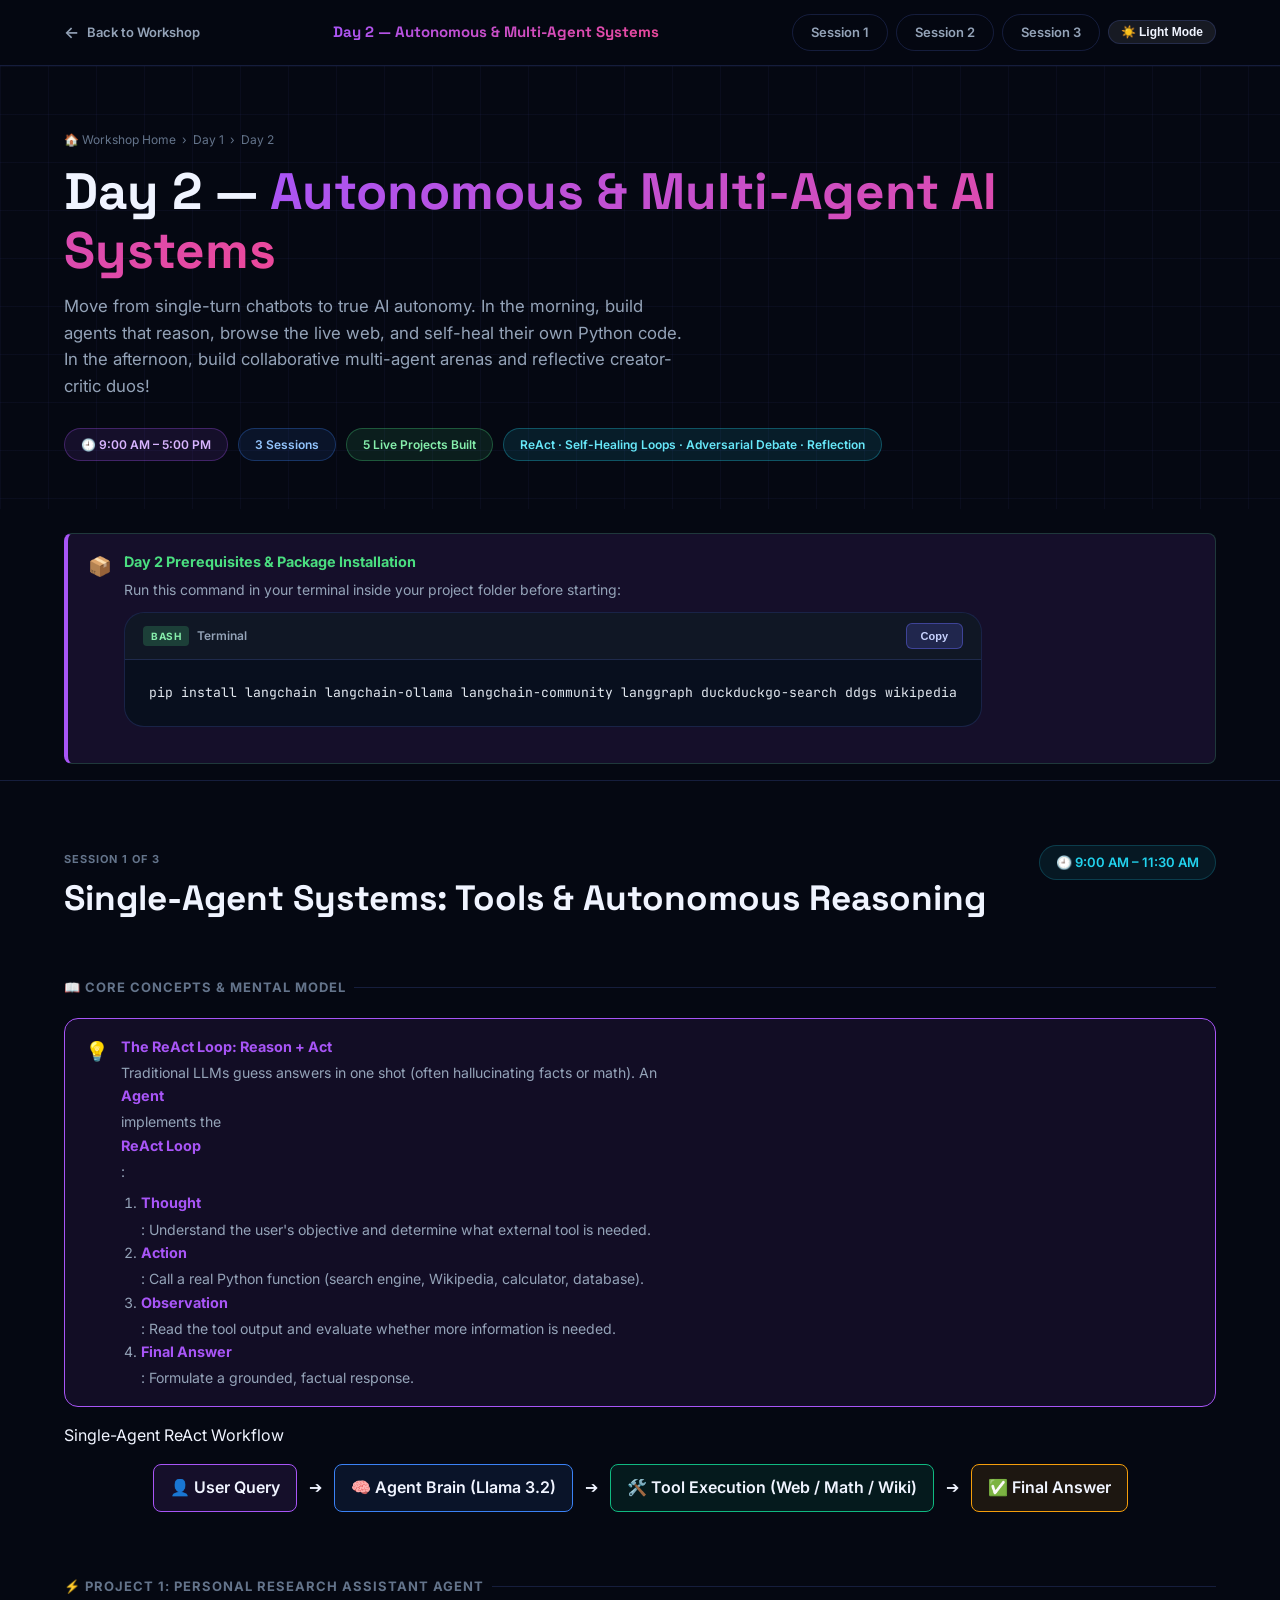
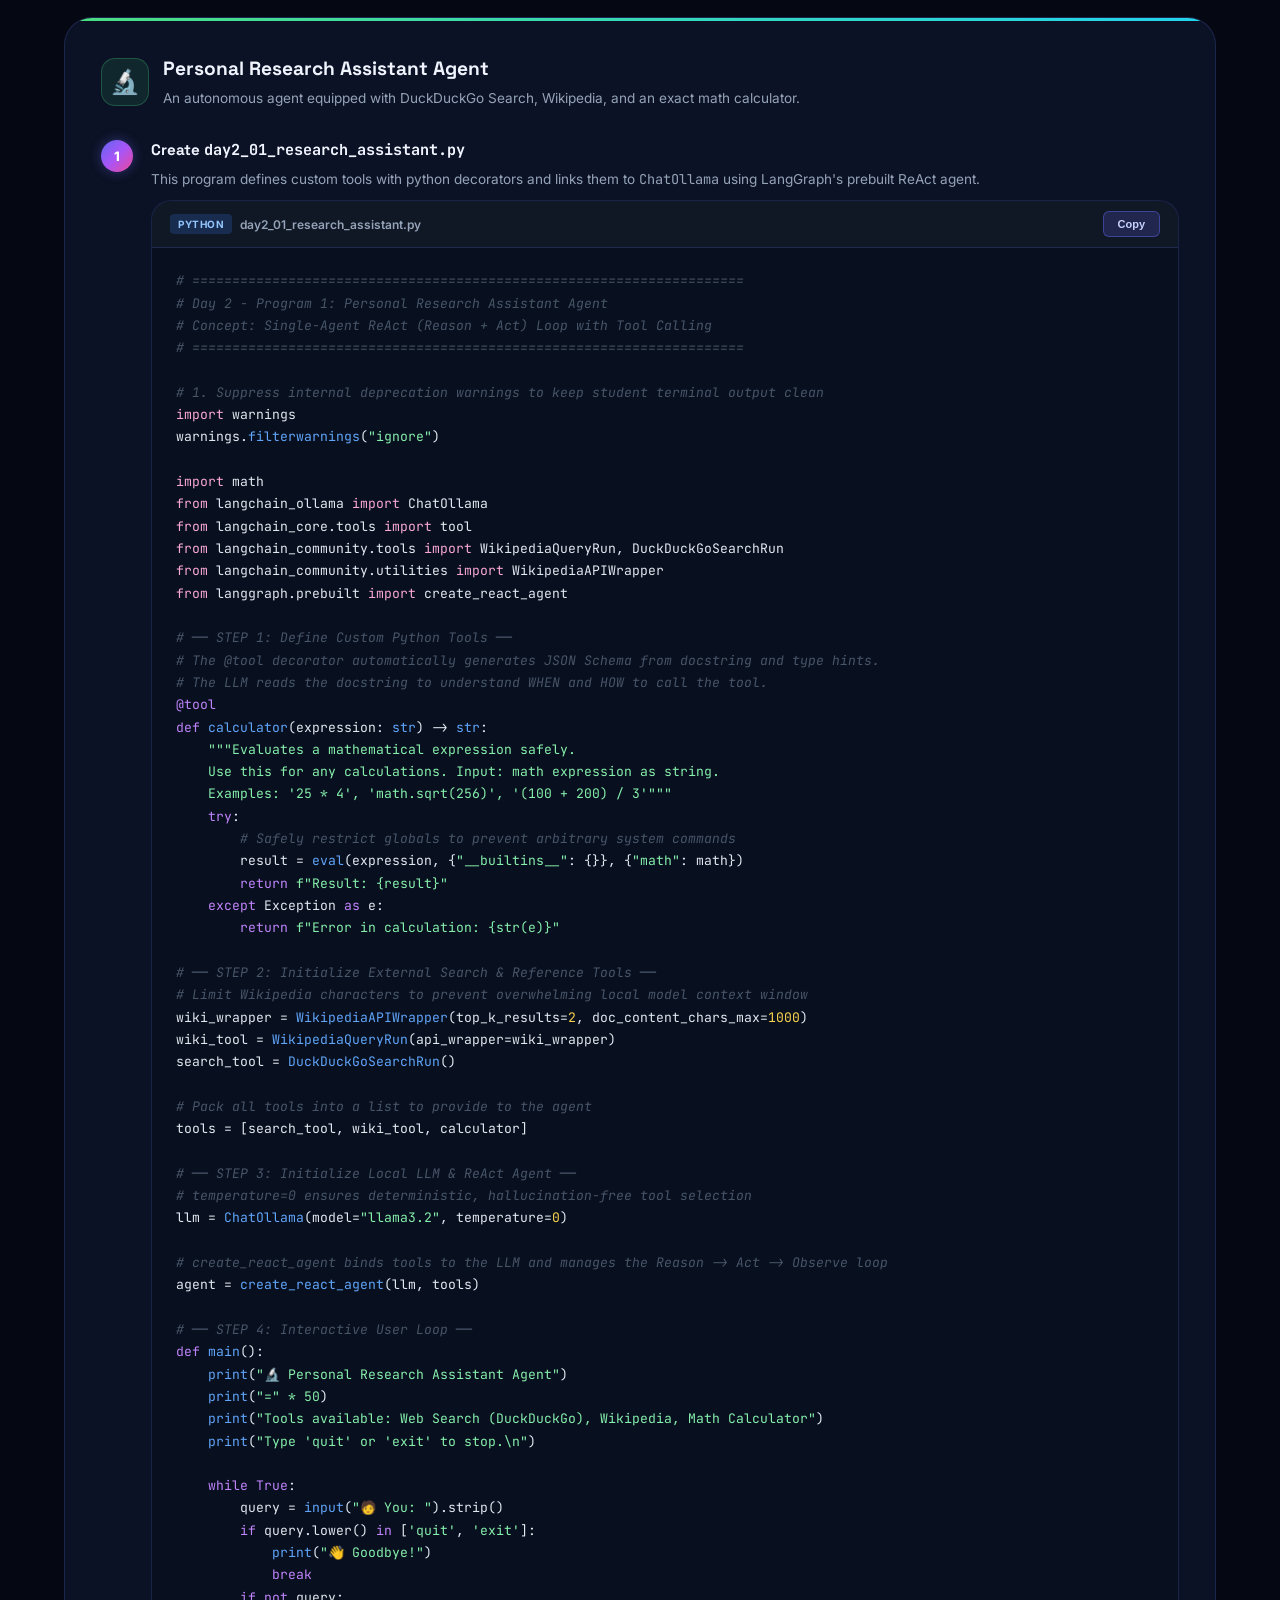
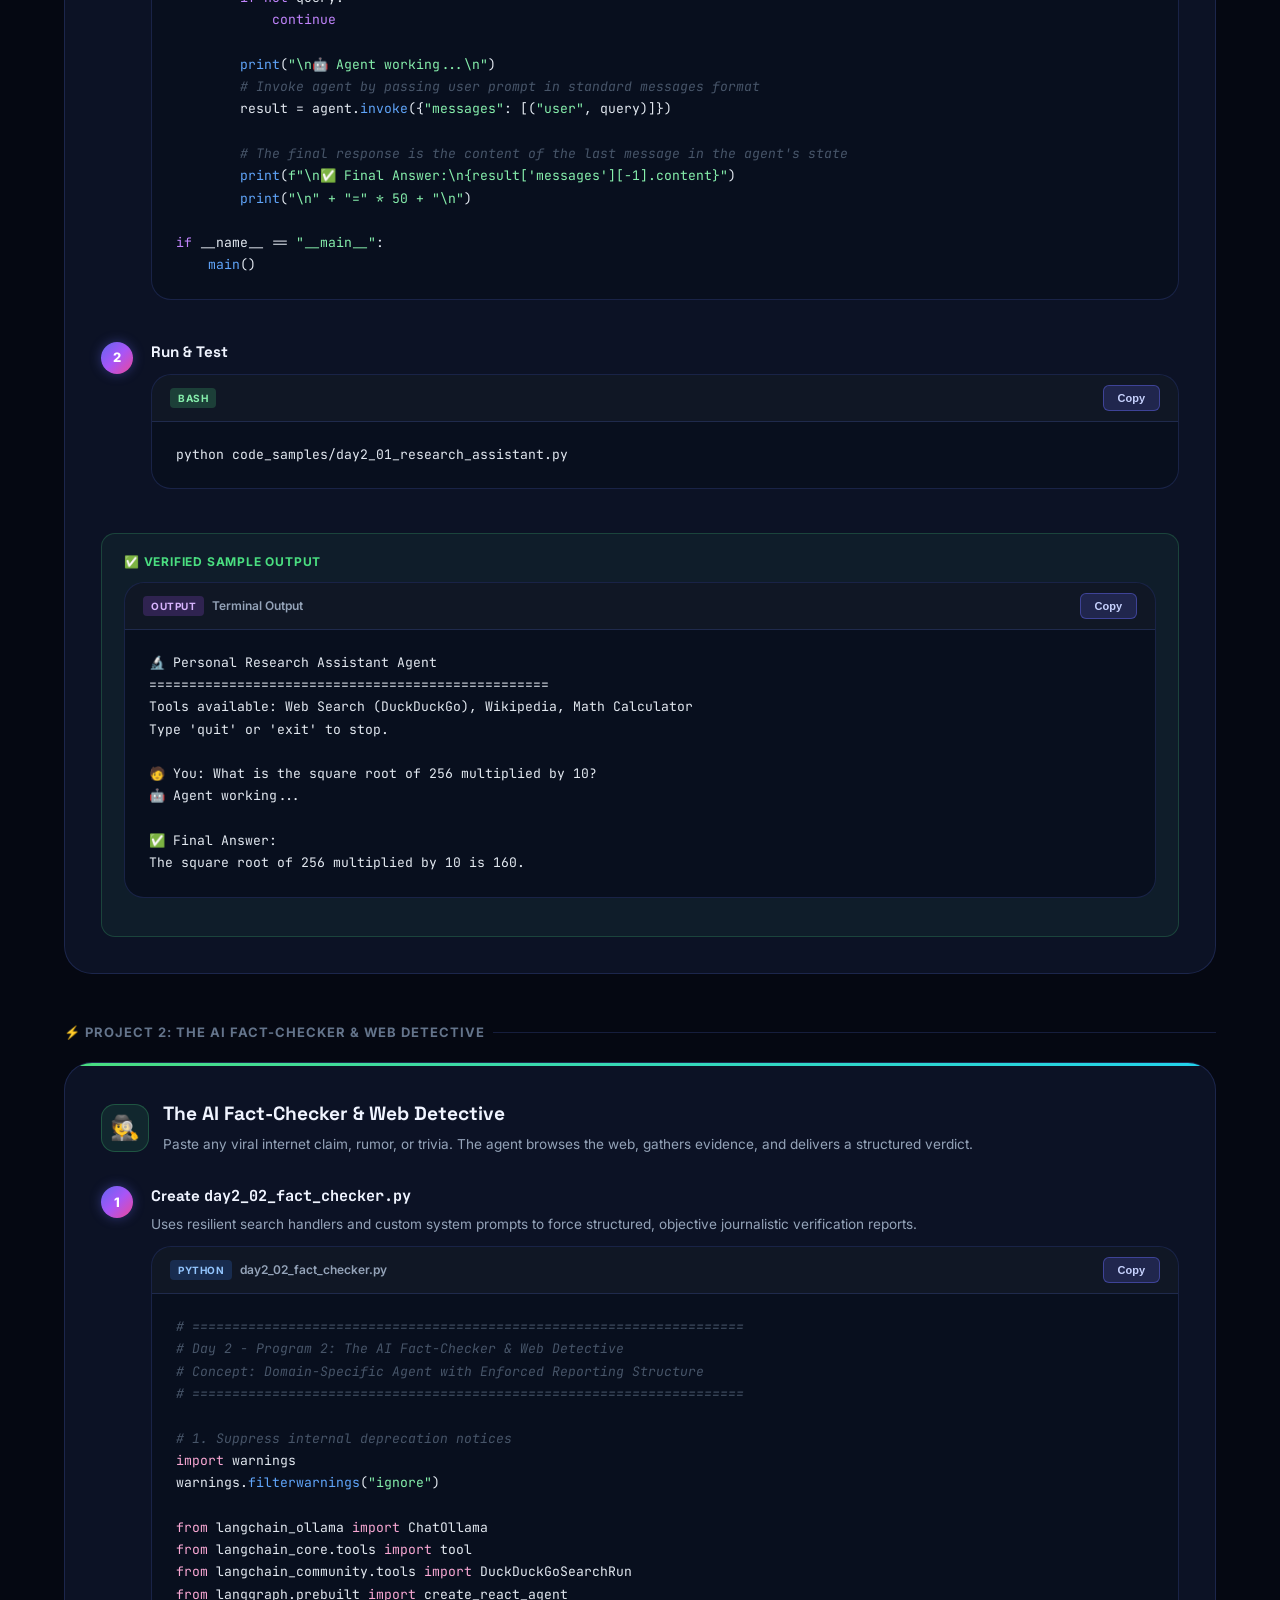
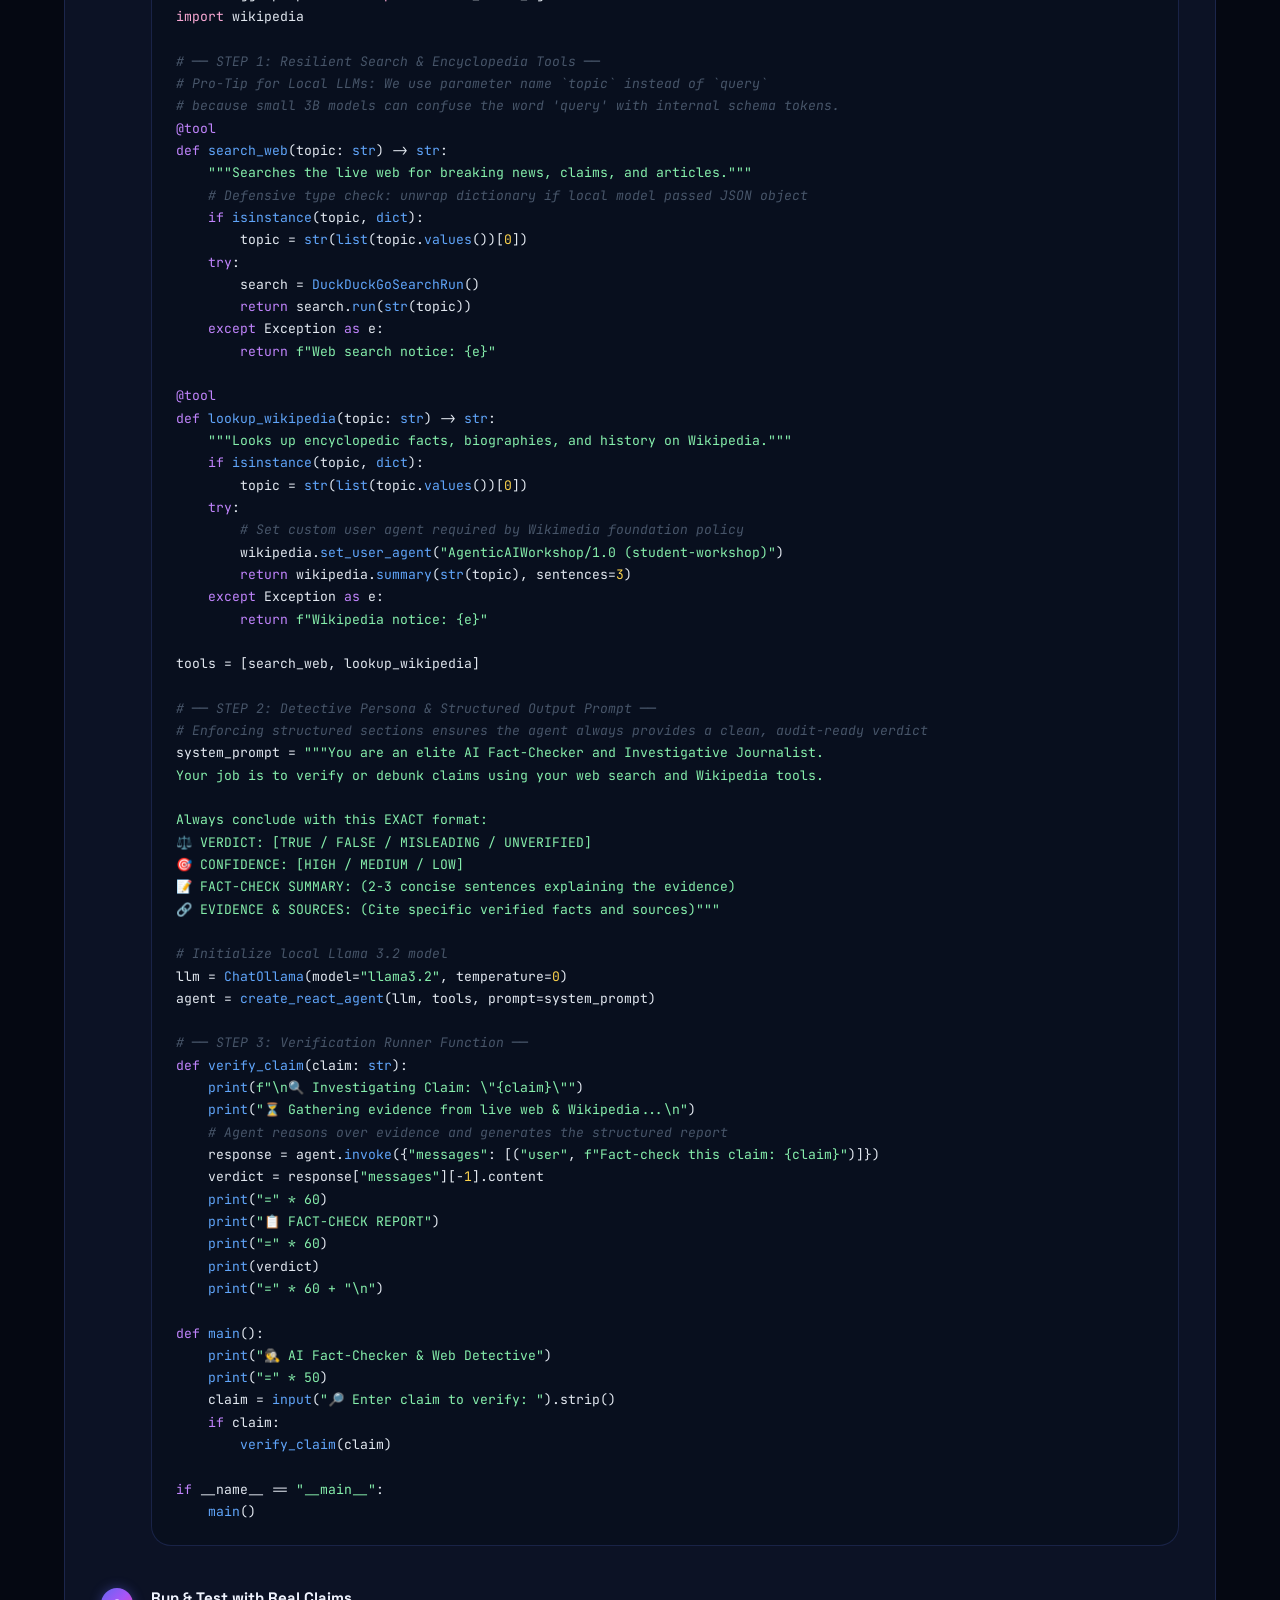
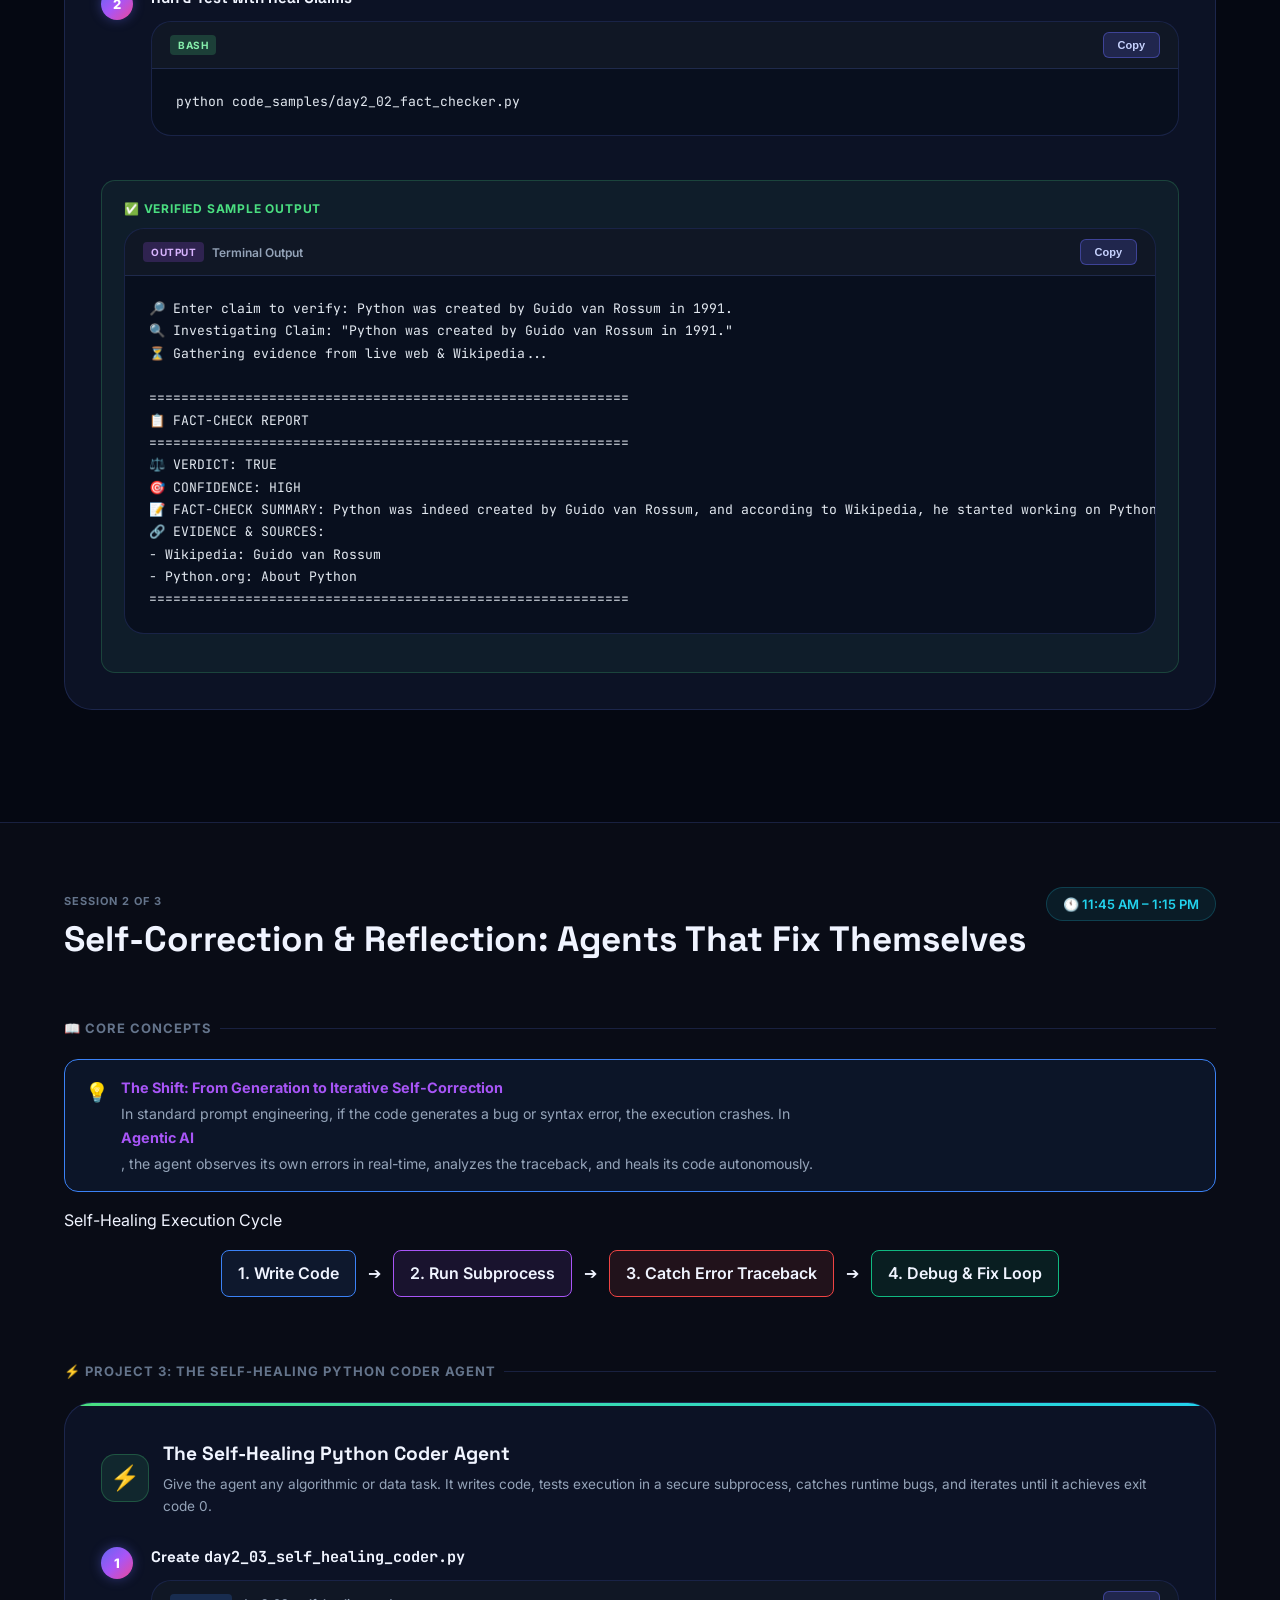
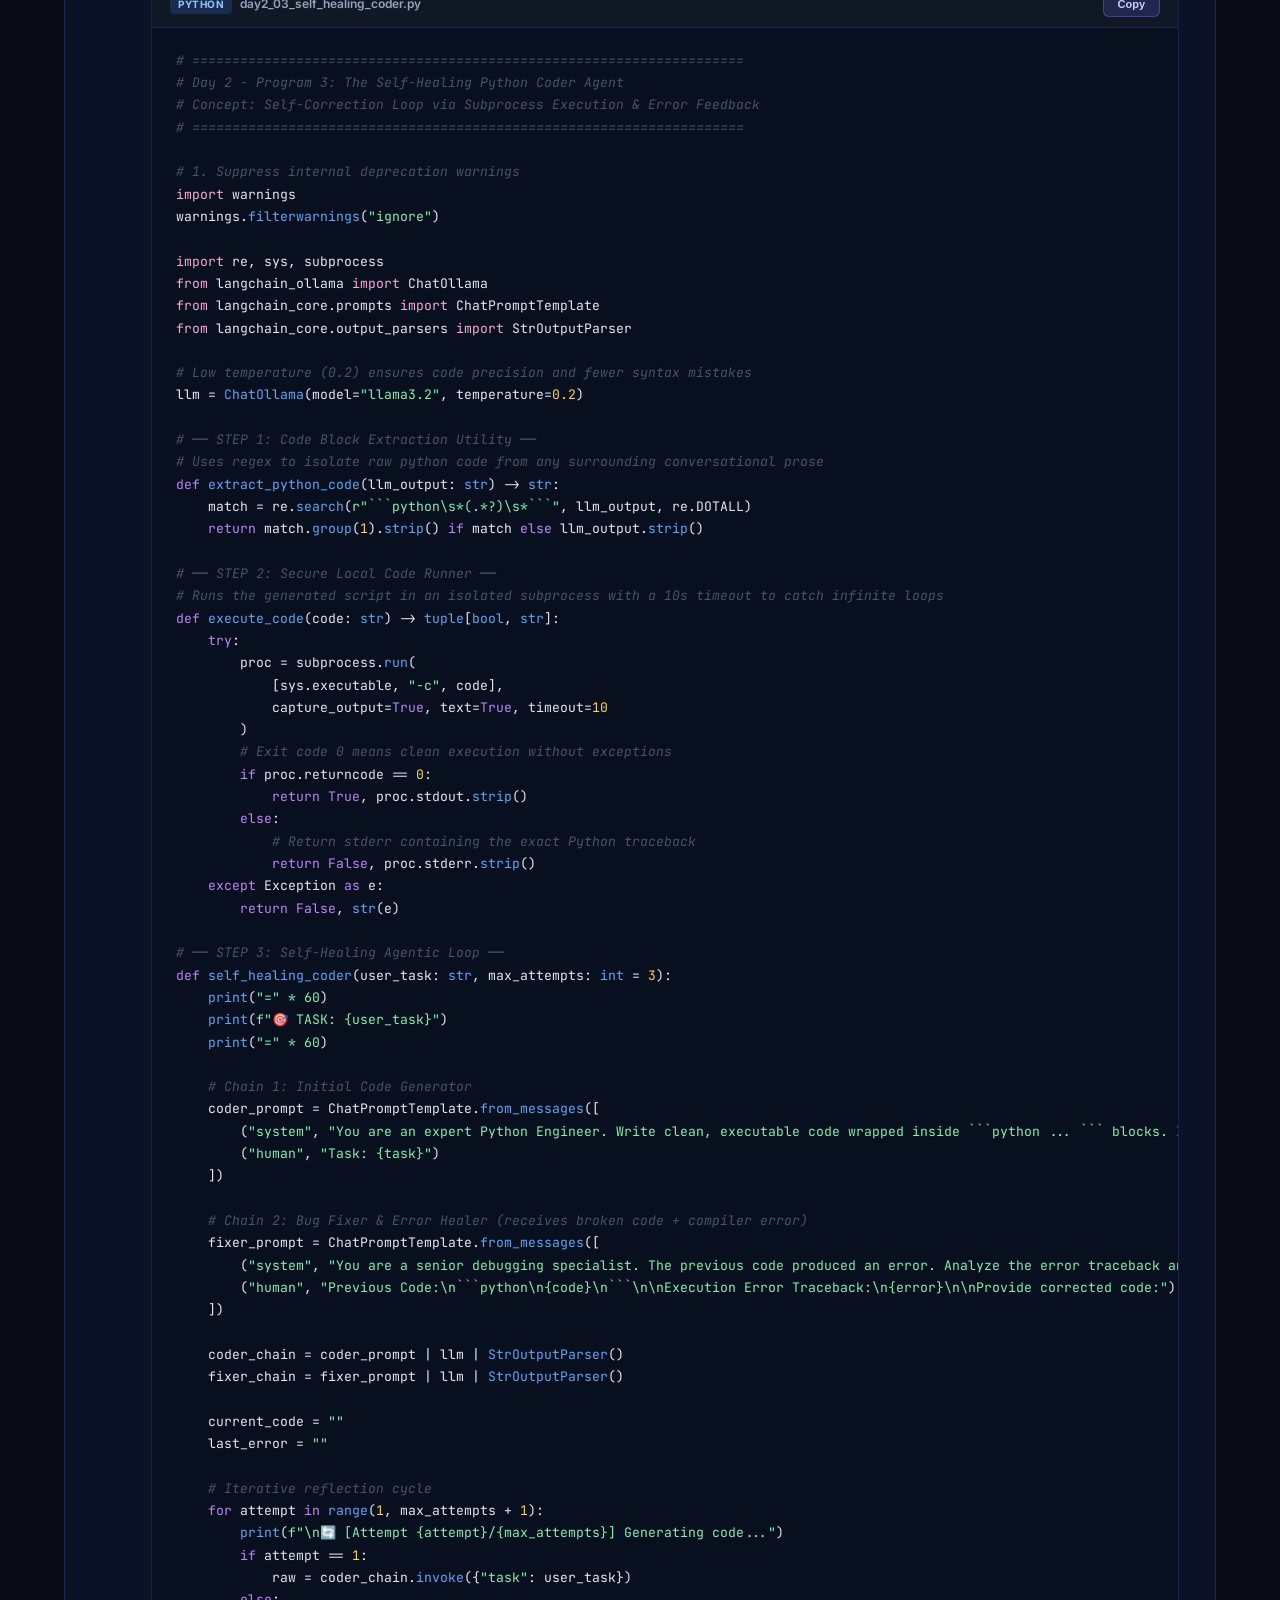
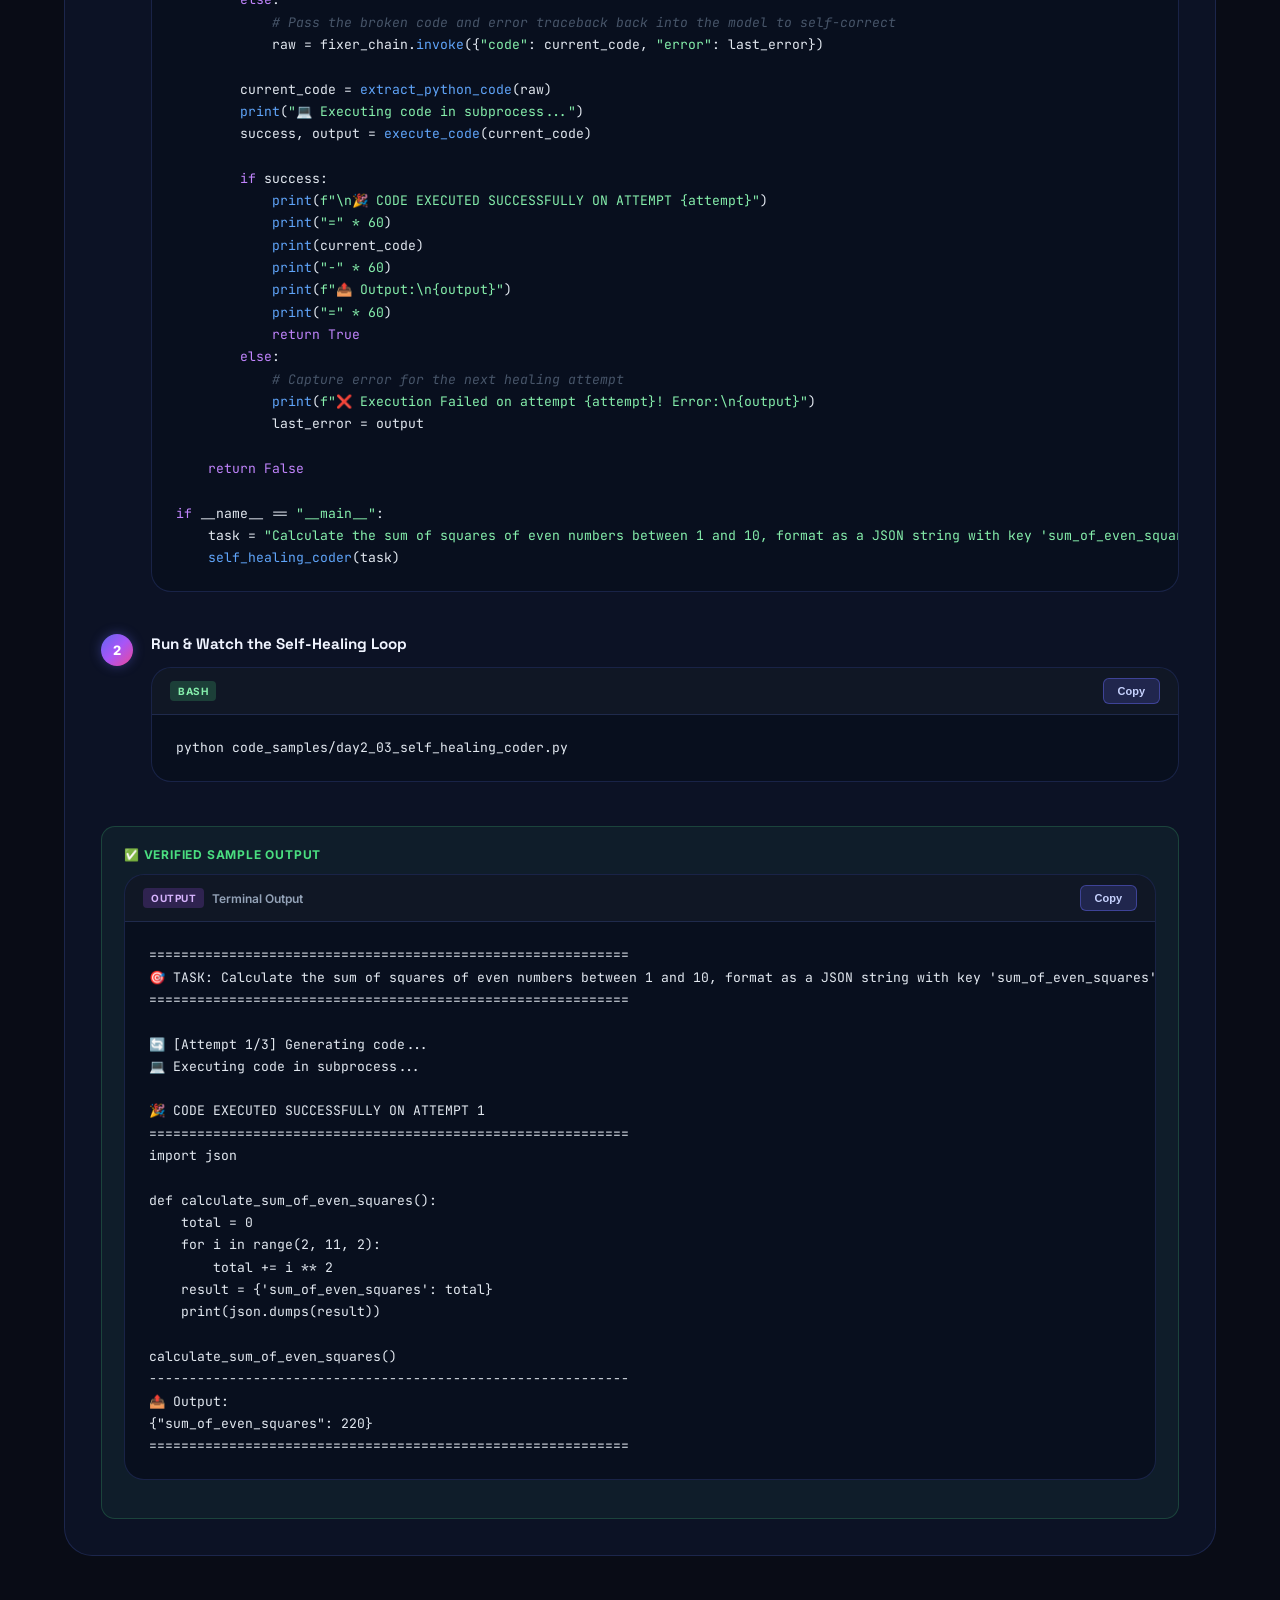
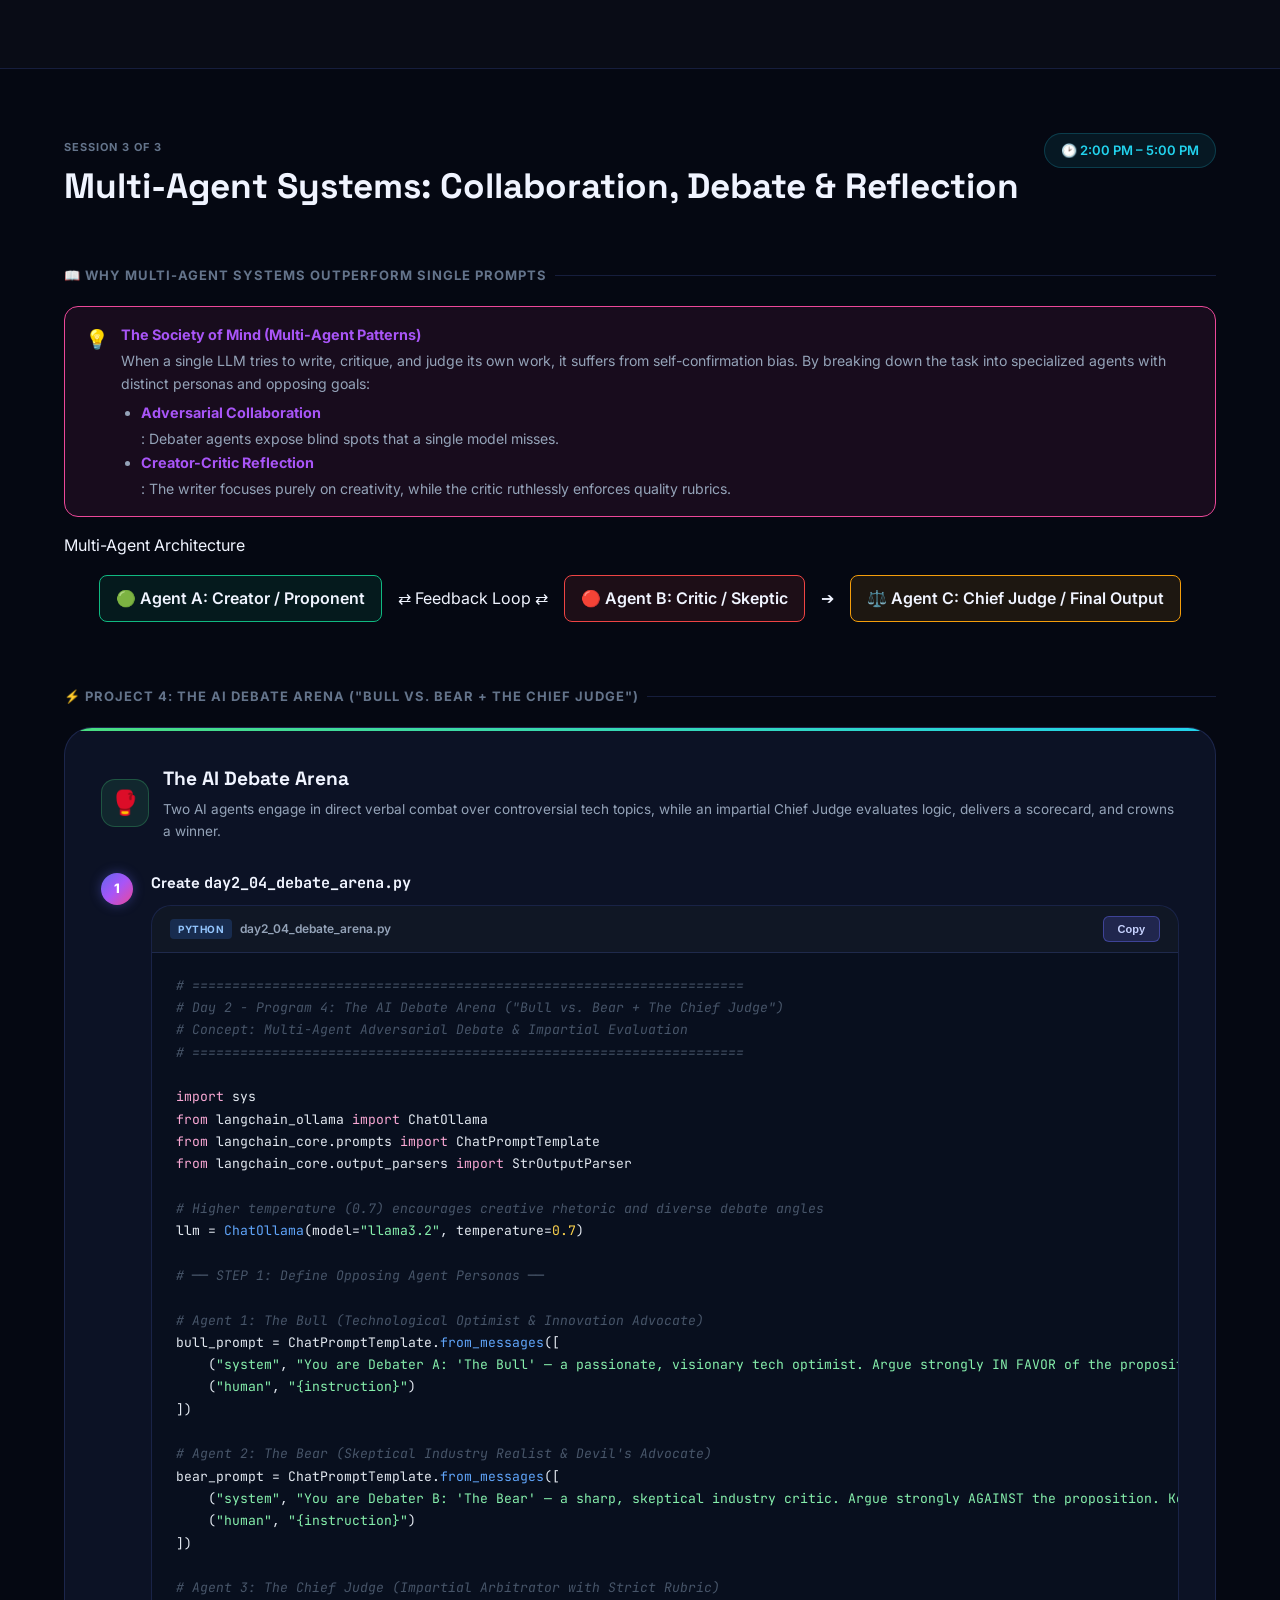
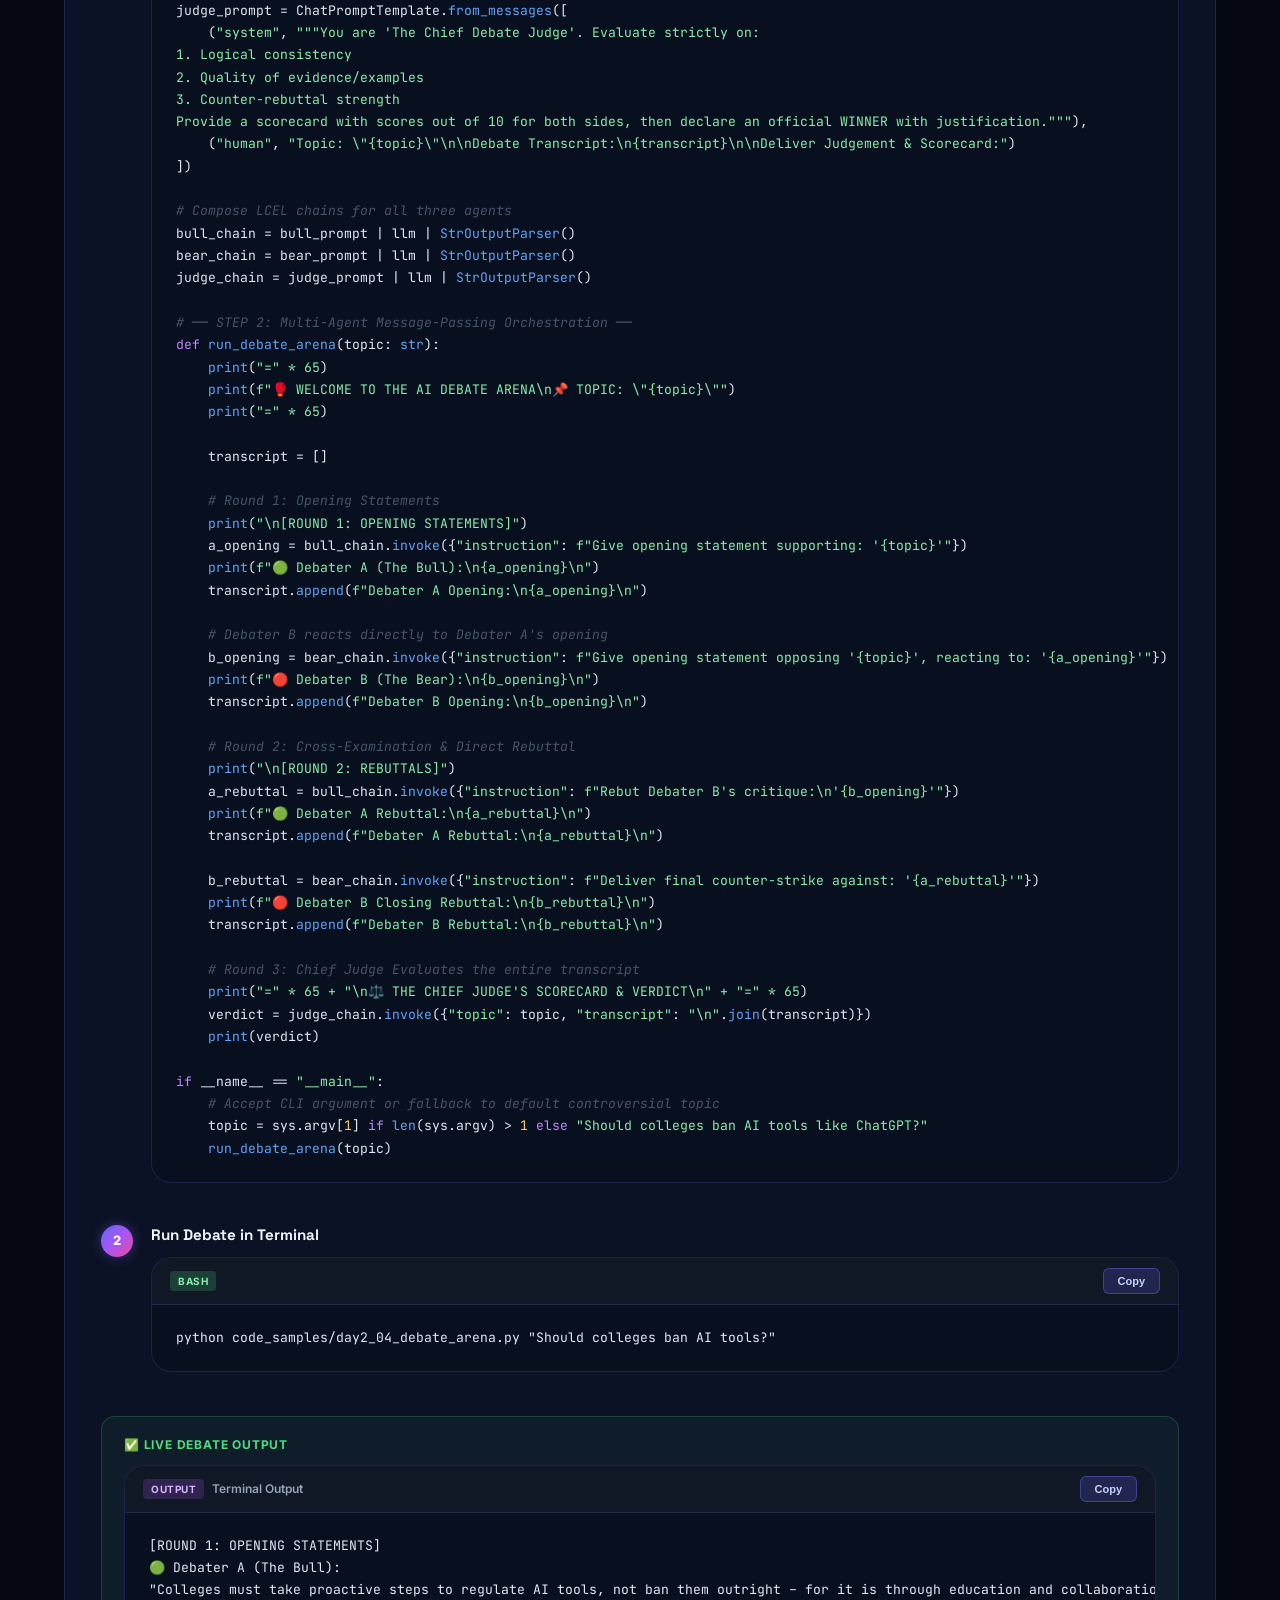
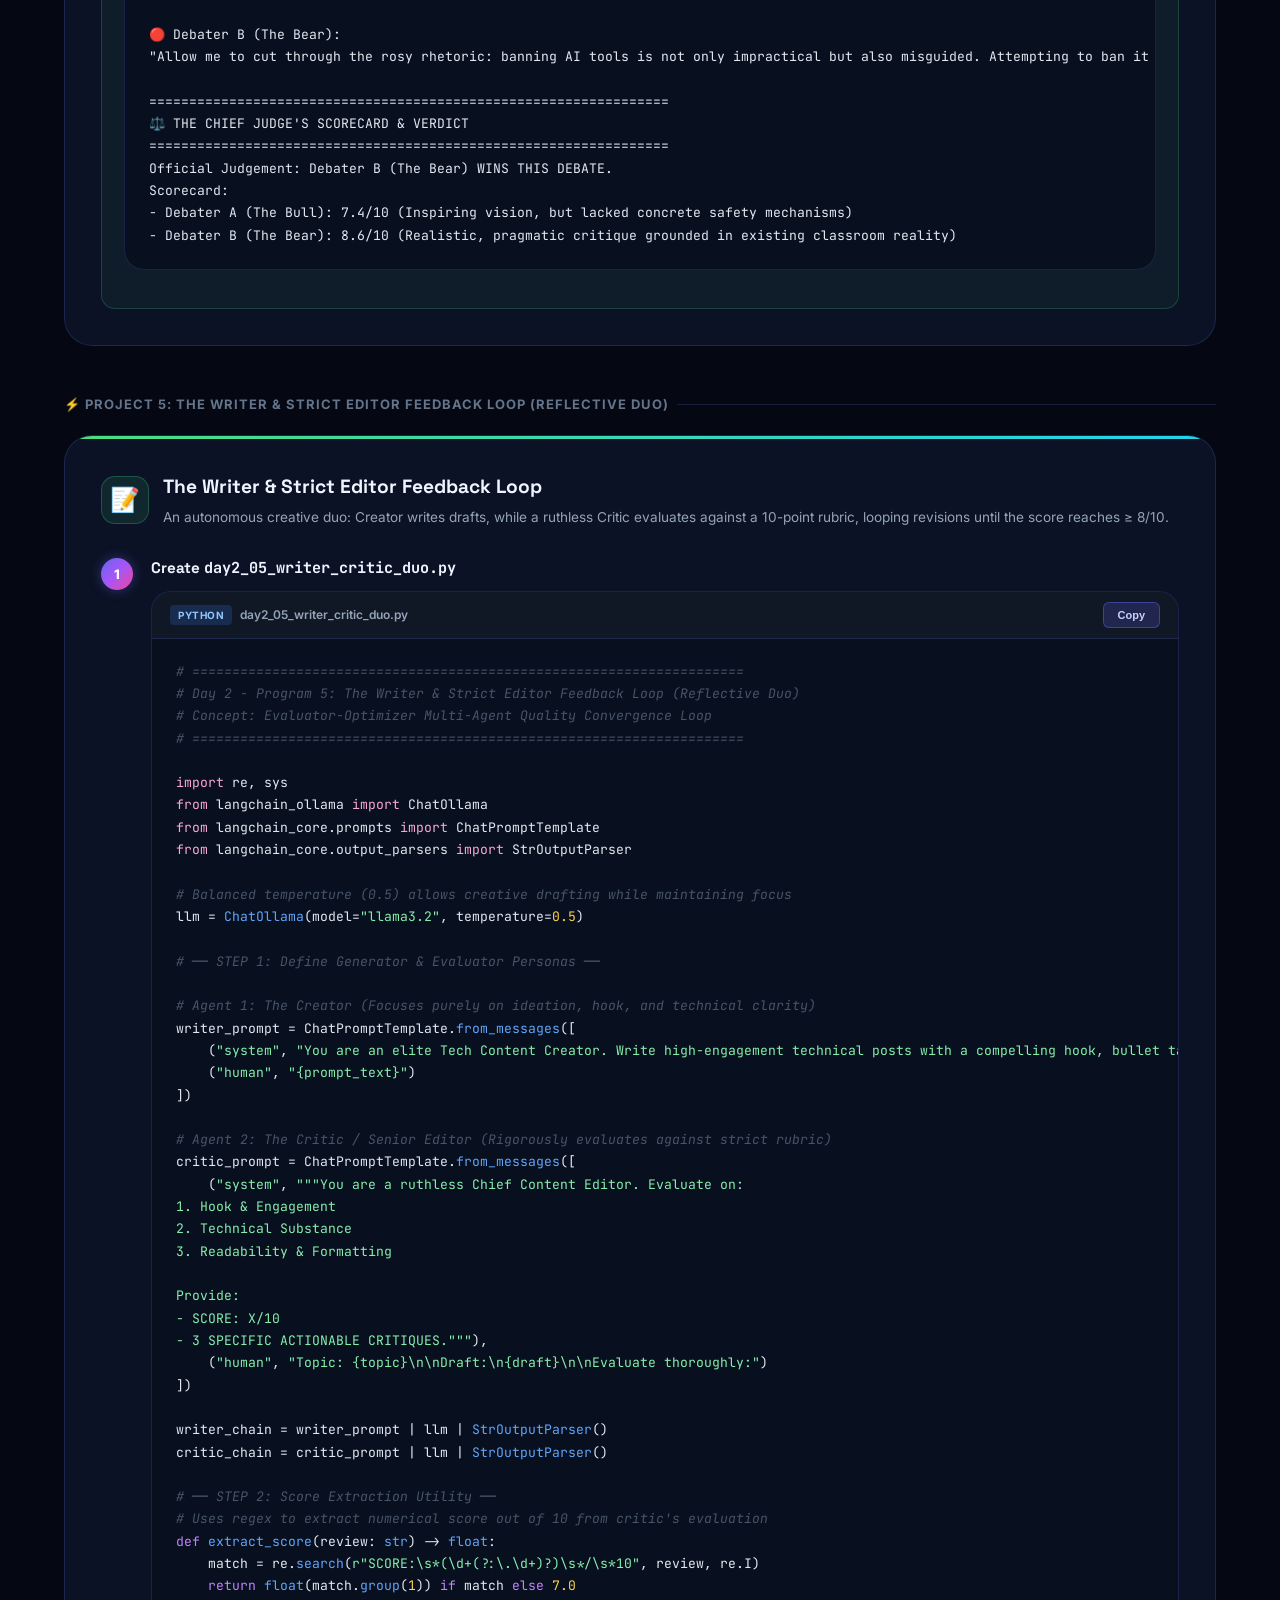
<file: day2.html>
<!DOCTYPE html>
<html lang="en">
<head>
  <meta charset="UTF-8"/>
  <meta name="viewport" content="width=device-width, initial-scale=1.0"/>
  <title>Day 2 — Building Autonomous & Multi-Agent AI Systems | Agentic AI Workshop</title>
  <meta name="description" content="Day 2 workshop: Build 5 hands-on AI Agents and Multi-Agent systems using LangChain, LangGraph, Ollama, and Python."/>
  <link rel="stylesheet" href="content.css"/>
  <link rel="stylesheet" href="style.css"/>
</head>
<body>

<!-- ░░ TOP NAV ░░ -->
<nav class="top-nav">
  <div class="container nav-inner">
    <a href="index.html" class="nav-home"><span class="nav-home-icon">←</span> Back to Workshop</a>
    <span class="nav-day-label" style="background:linear-gradient(135deg,#a855f7,#ec4899);-webkit-background-clip:text;-webkit-text-fill-color:transparent;background-clip:text;">Day 2 — Autonomous & Multi-Agent Systems</span>
    <div class="nav-sessions" style="display:flex;gap:8px;align-items:center;">
      <a href="#session1" class="nav-session-btn active">Session 1</a>
      <a href="#session2" class="nav-session-btn">Session 2</a>
      <a href="#session3" class="nav-session-btn">Session 3</a>
      <button class="theme-toggle-btn" style="background:rgba(255,255,255,0.08);border:1px solid var(--border);color:var(--text-1);padding:4px 12px;border-radius:999px;cursor:pointer;font-size:12px;font-weight:600;">☀️ Light Mode</button>
    </div>
  </div>
</nav>

<!-- ░░ DAY HERO ░░ -->
<section class="day-hero">
  <div class="container day-hero-inner">
    <div class="day-crumb">
      <a href="index.html">🏠 Workshop Home</a>
      <span class="day-crumb-sep">›</span>
      <a href="day1.html">Day 1</a>
      <span class="day-crumb-sep">›</span>
      <span>Day 2</span>
    </div>
    <h1>Day 2 — <span style="background:linear-gradient(135deg,#a855f7,#ec4899);-webkit-background-clip:text;-webkit-text-fill-color:transparent;background-clip:text;">Autonomous & Multi-Agent AI Systems</span></h1>
    <p>Move from single-turn chatbots to true AI autonomy. In the morning, build agents that reason, browse the live web, and self-heal their own Python code. In the afternoon, build collaborative multi-agent arenas and reflective creator-critic duos!</p>
    <div class="day-meta-pills">
      <span class="day-meta-pill pill-purple">🕘 9:00 AM – 5:00 PM</span>
      <span class="day-meta-pill pill-blue">3 Sessions</span>
      <span class="day-meta-pill pill-green">5 Live Projects Built</span>
      <span class="day-meta-pill pill-cyan">ReAct · Self-Healing Loops · Adversarial Debate · Reflection</span>
    </div>
  </div>
</section>

<!-- ░░ QUICK DEPENDENCY BANNER ░░ -->
<div class="container" style="margin-top: 24px;">
  <div class="callout callout-tip" style="background: rgba(168,85,247,0.1); border-left: 4px solid #a855f7; padding: 16px 20px; border-radius: 8px;">
    <span class="callout-icon">📦</span>
    <div class="callout-content">
      <strong>Day 2 Prerequisites & Package Installation</strong>
      <p style="margin: 6px 0 10px 0; color: var(--text-2); font-size: 14px;">Run this command in your terminal inside your project folder before starting:</p>
      <div class="code-block-wrapper">
        <div class="code-block-header">
          <span class="code-filename"><span class="code-lang-badge lang-bash">bash</span> Terminal</span>
          <button class="copy-btn" onclick="copyCode(this)">Copy</button>
        </div>
        <pre class="code-block"><code>pip install langchain langchain-ollama langchain-community langgraph duckduckgo-search ddgs wikipedia</code></pre>
      </div>
    </div>
  </div>
</div>

<!-- ░░ MAIN CONTENT WRAPPER ░░ -->
<main id="main-content">

<!-- ═══════════════════════════════════════════════
     SESSION 1: SINGLE-AGENT REASONING & TOOLS
════════════════════════════════════════════════ -->
<section class="session-section" id="session1">
  <div class="container">
    <div class="session-header-row">
      <div class="session-header-left">
        <div class="session-num-badge">Session 1 of 3</div>
        <h2 class="session-title-main">Single-Agent Systems: Tools & Autonomous Reasoning</h2>
      </div>
      <span class="session-time-badge">🕘 9:00 AM – 11:30 AM</span>
    </div>

    <div class="concepts-section reveal">
      <div class="concepts-section-title">📖 Core Concepts & Mental Model</div>

      <div class="callout callout-note" style="background:rgba(168,85,247,0.08);border-color:#a855f7;">
        <span class="callout-icon">💡</span>
        <div class="callout-content">
          <strong>The ReAct Loop: Reason + Act</strong>
          Traditional LLMs guess answers in one shot (often hallucinating facts or math). An <strong>Agent</strong> implements the <strong>ReAct Loop</strong>:
          <ol style="margin: 8px 0 0 20px;">
            <li><strong>Thought</strong>: Understand the user's objective and determine what external tool is needed.</li>
            <li><strong>Action</strong>: Call a real Python function (search engine, Wikipedia, calculator, database).</li>
            <li><strong>Observation</strong>: Read the tool output and evaluate whether more information is needed.</li>
            <li><strong>Final Answer</strong>: Formulate a grounded, factual response.</li>
          </ol>
        </div>
      </div>

      <div class="block-diagram">
        <div class="diagram-title">Single-Agent ReAct Workflow</div>
        <div class="diagram-flow" style="display:flex;justify-content:center;align-items:center;gap:12px;flex-wrap:wrap;padding:16px 0;">
          <div class="diagram-box" style="border:1px solid #a855f7;background:rgba(168,85,247,0.1);padding:10px 16px;border-radius:8px;font-weight:600;">👤 User Query</div>
          <div class="diagram-arrow">➔</div>
          <div class="diagram-box" style="border:1px solid #3b82f6;background:rgba(59,130,246,0.1);padding:10px 16px;border-radius:8px;font-weight:600;">🧠 Agent Brain (Llama 3.2)</div>
          <div class="diagram-arrow">➔</div>
          <div class="diagram-box" style="border:1px solid #10b981;background:rgba(16,185,129,0.1);padding:10px 16px;border-radius:8px;font-weight:600;">🛠️ Tool Execution (Web / Math / Wiki)</div>
          <div class="diagram-arrow">➔</div>
          <div class="diagram-box" style="border:1px solid #f59e0b;background:rgba(245,158,11,0.1);padding:10px 16px;border-radius:8px;font-weight:600;">✅ Final Answer</div>
        </div>
      </div>
    </div>

    <!-- PROJECT 1 -->
    <div class="code-section reveal">
      <div class="code-section-title">⚡ Project 1: Personal Research Assistant Agent</div>
      <div class="handson-section">
        <div class="handson-header">
          <div class="handson-icon-wrap">🔬</div>
          <div class="handson-header-text">
            <h3>Personal Research Assistant Agent</h3>
            <p>An autonomous agent equipped with DuckDuckGo Search, Wikipedia, and an exact math calculator.</p>
          </div>
        </div>
        <div class="steps-list">
          <div class="step-item">
            <div class="step-num">1</div>
            <div class="step-content">
              <h4>Create <code>day2_01_research_assistant.py</code></h4>
              <p>This program defines custom tools with python decorators and links them to <code>ChatOllama</code> using LangGraph's prebuilt ReAct agent.</p>
              <div class="code-block-wrapper">
                <div class="code-block-header">
                  <span class="code-filename"><span class="code-lang-badge lang-python">python</span> day2_01_research_assistant.py</span>
                  <button class="copy-btn" onclick="copyCode(this)">Copy</button>
                </div>
                <pre class="code-block"><code><span class="cm"># =====================================================================
# Day 2 - Program 1: Personal Research Assistant Agent
# Concept: Single-Agent ReAct (Reason + Act) Loop with Tool Calling
# =====================================================================</span>

<span class="cm"># 1. Suppress internal deprecation warnings to keep student terminal output clean</span>
<span class="im">import</span> warnings
warnings.<span class="fn">filterwarnings</span>(<span class="st">"ignore"</span>)

<span class="im">import</span> math
<span class="im">from</span> langchain_ollama <span class="im">import</span> ChatOllama
<span class="im">from</span> langchain_core.tools <span class="im">import</span> tool
<span class="im">from</span> langchain_community.tools <span class="im">import</span> WikipediaQueryRun, DuckDuckGoSearchRun
<span class="im">from</span> langchain_community.utilities <span class="im">import</span> WikipediaAPIWrapper
<span class="im">from</span> langgraph.prebuilt <span class="im">import</span> create_react_agent

<span class="cm"># ── STEP 1: Define Custom Python Tools ──
# The @tool decorator automatically generates JSON Schema from docstring and type hints.
# The LLM reads the docstring to understand WHEN and HOW to call the tool.</span>
<span class="kw">@tool</span>
<span class="kw">def</span> <span class="fn">calculator</span>(expression: <span class="fn">str</span>) -> <span class="fn">str</span>:
    <span class="st">"""Evaluates a mathematical expression safely.
    Use this for any calculations. Input: math expression as string.
    Examples: '25 * 4', 'math.sqrt(256)', '(100 + 200) / 3'"""</span>
    <span class="kw">try</span>:
        <span class="cm"># Safely restrict globals to prevent arbitrary system commands</span>
        result = <span class="fn">eval</span>(expression, {<span class="st">"__builtins__"</span>: {}}, {<span class="st">"math"</span>: math})
        <span class="kw">return</span> <span class="st">f"Result: {result}"</span>
    <span class="kw">except</span> Exception <span class="kw">as</span> e:
        <span class="kw">return</span> <span class="st">f"Error in calculation: {str(e)}"</span>

<span class="cm"># ── STEP 2: Initialize External Search & Reference Tools ──</span>
<span class="cm"># Limit Wikipedia characters to prevent overwhelming local model context window</span>
wiki_wrapper = <span class="fn">WikipediaAPIWrapper</span>(top_k_results=<span class="nm">2</span>, doc_content_chars_max=<span class="nm">1000</span>)
wiki_tool = <span class="fn">WikipediaQueryRun</span>(api_wrapper=wiki_wrapper)
search_tool = <span class="fn">DuckDuckGoSearchRun</span>()

<span class="cm"># Pack all tools into a list to provide to the agent</span>
tools = [search_tool, wiki_tool, calculator]

<span class="cm"># ── STEP 3: Initialize Local LLM & ReAct Agent ──
# temperature=0 ensures deterministic, hallucination-free tool selection</span>
llm = <span class="fn">ChatOllama</span>(model=<span class="st">"llama3.2"</span>, temperature=<span class="nm">0</span>)

<span class="cm"># create_react_agent binds tools to the LLM and manages the Reason -> Act -> Observe loop</span>
agent = <span class="fn">create_react_agent</span>(llm, tools)

<span class="cm"># ── STEP 4: Interactive User Loop ──</span>
<span class="kw">def</span> <span class="fn">main</span>():
    <span class="fn">print</span>(<span class="st">"🔬 Personal Research Assistant Agent"</span>)
    <span class="fn">print</span>(<span class="st">"=" * 50</span>)
    <span class="fn">print</span>(<span class="st">"Tools available: Web Search (DuckDuckGo), Wikipedia, Math Calculator"</span>)
    <span class="fn">print</span>(<span class="st">"Type 'quit' or 'exit' to stop.\n"</span>)
    
    <span class="kw">while True</span>:
        query = <span class="fn">input</span>(<span class="st">"🧑 You: "</span>).strip()
        <span class="kw">if</span> query.lower() <span class="kw">in</span> [<span class="st">'quit'</span>, <span class="st">'exit'</span>]:
            <span class="fn">print</span>(<span class="st">"👋 Goodbye!"</span>)
            <span class="kw">break</span>
        <span class="kw">if not</span> query:
            <span class="kw">continue</span>
        
        <span class="fn">print</span>(<span class="st">"\n🤖 Agent working...\n"</span>)
        <span class="cm"># Invoke agent by passing user prompt in standard messages format</span>
        result = agent.<span class="fn">invoke</span>({<span class="st">"messages"</span>: [(<span class="st">"user"</span>, query)]})
        
        <span class="cm"># The final response is the content of the last message in the agent's state</span>
        <span class="fn">print</span>(<span class="st">f"\n✅ Final Answer:\n{result['messages'][-1].content}"</span>)
        <span class="fn">print</span>(<span class="st">"\n" + "=" * 50 + "\n"</span>)

<span class="kw">if</span> __name__ == <span class="st">"__main__"</span>:
    <span class="fn">main</span>()</code></pre>
              </div>
            </div>
          </div>

          <div class="step-item">
            <div class="step-num">2</div>
            <div class="step-content">
              <h4>Run & Test</h4>
              <div class="code-block-wrapper">
                <div class="code-block-header">
                  <span class="code-filename"><span class="code-lang-badge lang-bash">bash</span></span>
                  <button class="copy-btn" onclick="copyCode(this)">Copy</button>
                </div>
                <pre class="code-block"><code>python code_samples/day2_01_research_assistant.py</code></pre>
              </div>
            </div>
          </div>
        </div>

        <div class="expected-output">
          <div class="expected-output-title">✅ Verified Sample Output</div>
          <div class="code-block-wrapper" style="margin-top: 8px;">
            <div class="code-block-header">
              <span class="code-filename"><span class="code-lang-badge lang-text">output</span> Terminal Output</span>
              <button class="copy-btn" onclick="copyCode(this)">Copy</button>
            </div>
            <pre class="code-block"><code>🔬 Personal Research Assistant Agent
==================================================
Tools available: Web Search (DuckDuckGo), Wikipedia, Math Calculator
Type 'quit' or 'exit' to stop.

🧑 You: What is the square root of 256 multiplied by 10?
🤖 Agent working...

✅ Final Answer:
The square root of 256 multiplied by 10 is 160.</code></pre>
          </div>
        </div>
      </div>
    </div>

    <!-- PROJECT 2 -->
    <div class="code-section reveal">
      <div class="code-section-title">⚡ Project 2: The AI Fact-Checker & Web Detective</div>
      <div class="handson-section">
        <div class="handson-header">
          <div class="handson-icon-wrap">🕵️</div>
          <div class="handson-header-text">
            <h3>The AI Fact-Checker & Web Detective</h3>
            <p>Paste any viral internet claim, rumor, or trivia. The agent browses the web, gathers evidence, and delivers a structured verdict.</p>
          </div>
        </div>
        <div class="steps-list">
          <div class="step-item">
            <div class="step-num">1</div>
            <div class="step-content">
              <h4>Create <code>day2_02_fact_checker.py</code></h4>
              <p>Uses resilient search handlers and custom system prompts to force structured, objective journalistic verification reports.</p>
              <div class="code-block-wrapper">
                <div class="code-block-header">
                  <span class="code-filename"><span class="code-lang-badge lang-python">python</span> day2_02_fact_checker.py</span>
                  <button class="copy-btn" onclick="copyCode(this)">Copy</button>
                </div>
                <pre class="code-block"><code><span class="cm"># =====================================================================
# Day 2 - Program 2: The AI Fact-Checker & Web Detective
# Concept: Domain-Specific Agent with Enforced Reporting Structure
# =====================================================================</span>

<span class="cm"># 1. Suppress internal deprecation notices</span>
<span class="im">import</span> warnings
warnings.<span class="fn">filterwarnings</span>(<span class="st">"ignore"</span>)

<span class="im">from</span> langchain_ollama <span class="im">import</span> ChatOllama
<span class="im">from</span> langchain_core.tools <span class="im">import</span> tool
<span class="im">from</span> langchain_community.tools <span class="im">import</span> DuckDuckGoSearchRun
<span class="im">from</span> langgraph.prebuilt <span class="im">import</span> create_react_agent
<span class="im">import</span> wikipedia

<span class="cm"># ── STEP 1: Resilient Search & Encyclopedia Tools ──
# Pro-Tip for Local LLMs: We use parameter name `topic` instead of `query`
# because small 3B models can confuse the word 'query' with internal schema tokens.</span>
<span class="kw">@tool</span>
<span class="kw">def</span> <span class="fn">search_web</span>(topic: <span class="fn">str</span>) -> <span class="fn">str</span>:
    <span class="st">"""Searches the live web for breaking news, claims, and articles."""</span>
    <span class="cm"># Defensive type check: unwrap dictionary if local model passed JSON object</span>
    <span class="kw">if</span> <span class="fn">isinstance</span>(topic, <span class="fn">dict</span>):
        topic = <span class="fn">str</span>(<span class="fn">list</span>(topic.<span class="fn">values</span>())[<span class="nm">0</span>])
    <span class="kw">try</span>:
        search = <span class="fn">DuckDuckGoSearchRun</span>()
        <span class="kw">return</span> search.<span class="fn">run</span>(<span class="fn">str</span>(topic))
    <span class="kw">except</span> Exception <span class="kw">as</span> e:
        <span class="kw">return</span> <span class="st">f"Web search notice: {e}"</span>

<span class="kw">@tool</span>
<span class="kw">def</span> <span class="fn">lookup_wikipedia</span>(topic: <span class="fn">str</span>) -> <span class="fn">str</span>:
    <span class="st">"""Looks up encyclopedic facts, biographies, and history on Wikipedia."""</span>
    <span class="kw">if</span> <span class="fn">isinstance</span>(topic, <span class="fn">dict</span>):
        topic = <span class="fn">str</span>(<span class="fn">list</span>(topic.<span class="fn">values</span>())[<span class="nm">0</span>])
    <span class="kw">try</span>:
        <span class="cm"># Set custom user agent required by Wikimedia foundation policy</span>
        wikipedia.<span class="fn">set_user_agent</span>(<span class="st">"AgenticAIWorkshop/1.0 (student-workshop)"</span>)
        <span class="kw">return</span> wikipedia.<span class="fn">summary</span>(<span class="fn">str</span>(topic), sentences=<span class="nm">3</span>)
    <span class="kw">except</span> Exception <span class="kw">as</span> e:
        <span class="kw">return</span> <span class="st">f"Wikipedia notice: {e}"</span>

tools = [search_web, lookup_wikipedia]

<span class="cm"># ── STEP 2: Detective Persona & Structured Output Prompt ──
# Enforcing structured sections ensures the agent always provides a clean, audit-ready verdict</span>
system_prompt = <span class="st">"""You are an elite AI Fact-Checker and Investigative Journalist.
Your job is to verify or debunk claims using your web search and Wikipedia tools.

Always conclude with this EXACT format:
⚖️ VERDICT: [TRUE / FALSE / MISLEADING / UNVERIFIED]
🎯 CONFIDENCE: [HIGH / MEDIUM / LOW]
📝 FACT-CHECK SUMMARY: (2-3 concise sentences explaining the evidence)
🔗 EVIDENCE & SOURCES: (Cite specific verified facts and sources)"""</span>

<span class="cm"># Initialize local Llama 3.2 model</span>
llm = <span class="fn">ChatOllama</span>(model=<span class="st">"llama3.2"</span>, temperature=<span class="nm">0</span>)
agent = <span class="fn">create_react_agent</span>(llm, tools, prompt=system_prompt)

<span class="cm"># ── STEP 3: Verification Runner Function ──</span>
<span class="kw">def</span> <span class="fn">verify_claim</span>(claim: <span class="fn">str</span>):
    <span class="fn">print</span>(<span class="st">f"\n🔍 Investigating Claim: \"{claim}\""</span>)
    <span class="fn">print</span>(<span class="st">"⏳ Gathering evidence from live web & Wikipedia...\n"</span>)
    <span class="cm"># Agent reasons over evidence and generates the structured report</span>
    response = agent.<span class="fn">invoke</span>({<span class="st">"messages"</span>: [(<span class="st">"user"</span>, <span class="st">f"Fact-check this claim: {claim}"</span>)]})
    verdict = response[<span class="st">"messages"</span>][-<span class="nm">1</span>].content
    <span class="fn">print</span>(<span class="st">"=" * 60</span>)
    <span class="fn">print</span>(<span class="st">"📋 FACT-CHECK REPORT"</span>)
    <span class="fn">print</span>(<span class="st">"=" * 60</span>)
    <span class="fn">print</span>(verdict)
    <span class="fn">print</span>(<span class="st">"=" * 60 + "\n"</span>)

<span class="kw">def</span> <span class="fn">main</span>():
    <span class="fn">print</span>(<span class="st">"🕵️ AI Fact-Checker & Web Detective"</span>)
    <span class="fn">print</span>(<span class="st">"=" * 50</span>)
    claim = <span class="fn">input</span>(<span class="st">"🔎 Enter claim to verify: "</span>).strip()
    <span class="kw">if</span> claim:
        <span class="fn">verify_claim</span>(claim)

<span class="kw">if</span> __name__ == <span class="st">"__main__"</span>:
    <span class="fn">main</span>()</code></pre>
              </div>
            </div>
          </div>

          <div class="step-item">
            <div class="step-num">2</div>
            <div class="step-content">
              <h4>Run & Test with Real Claims</h4>
              <div class="code-block-wrapper">
                <div class="code-block-header">
                  <span class="code-filename"><span class="code-lang-badge lang-bash">bash</span></span>
                  <button class="copy-btn" onclick="copyCode(this)">Copy</button>
                </div>
                <pre class="code-block"><code>python code_samples/day2_02_fact_checker.py</code></pre>
              </div>
            </div>
          </div>
        </div>

        <div class="expected-output">
          <div class="expected-output-title">✅ Verified Sample Output</div>
          <div class="code-block-wrapper" style="margin-top: 8px;">
            <div class="code-block-header">
              <span class="code-filename"><span class="code-lang-badge lang-text">output</span> Terminal Output</span>
              <button class="copy-btn" onclick="copyCode(this)">Copy</button>
            </div>
            <pre class="code-block"><code>🔎 Enter claim to verify: Python was created by Guido van Rossum in 1991.
🔍 Investigating Claim: "Python was created by Guido van Rossum in 1991."
⏳ Gathering evidence from live web & Wikipedia...

============================================================
📋 FACT-CHECK REPORT
============================================================
⚖️ VERDICT: TRUE
🎯 CONFIDENCE: HIGH
📝 FACT-CHECK SUMMARY: Python was indeed created by Guido van Rossum, and according to Wikipedia, he started working on Python in December 1989 and released the first version, Python 0.9.1, in February 1991.
🔗 EVIDENCE & SOURCES: 
- Wikipedia: Guido van Rossum
- Python.org: About Python
============================================================</code></pre>
          </div>
        </div>
      </div>
    </div>
  </div>
</section>

<!-- ═══════════════════════════════════════════════
     SESSION 2: SELF-HEALING & REFLECTION LOOPS
════════════════════════════════════════════════ -->
<section class="session-section" id="session2">
  <div class="container">
    <div class="session-header-row">
      <div class="session-header-left">
        <div class="session-num-badge">Session 2 of 3</div>
        <h2 class="session-title-main">Self-Correction & Reflection: Agents That Fix Themselves</h2>
      </div>
      <span class="session-time-badge">🕚 11:45 AM – 1:15 PM</span>
    </div>

    <div class="concepts-section reveal">
      <div class="concepts-section-title">📖 Core Concepts</div>

      <div class="callout callout-note" style="background:rgba(59,130,246,0.08);border-color:#3b82f6;">
        <span class="callout-icon">💡</span>
        <div class="callout-content">
          <strong>The Shift: From Generation to Iterative Self-Correction</strong>
          In standard prompt engineering, if the code generates a bug or syntax error, the execution crashes. In <strong>Agentic AI</strong>, the agent observes its own errors in real-time, analyzes the traceback, and heals its code autonomously.
        </div>
      </div>

      <div class="block-diagram">
        <div class="diagram-title">Self-Healing Execution Cycle</div>
        <div class="diagram-flow" style="display:flex;justify-content:center;align-items:center;gap:12px;flex-wrap:wrap;padding:16px 0;">
          <div class="diagram-box" style="border:1px solid #3b82f6;background:rgba(59,130,246,0.1);padding:10px 16px;border-radius:8px;font-weight:600;">1. Write Code</div>
          <div class="diagram-arrow">➔</div>
          <div class="diagram-box" style="border:1px solid #a855f7;background:rgba(168,85,247,0.1);padding:10px 16px;border-radius:8px;font-weight:600;">2. Run Subprocess</div>
          <div class="diagram-arrow">➔</div>
          <div class="diagram-box" style="border:1px solid #ef4444;background:rgba(239,68,68,0.1);padding:10px 16px;border-radius:8px;font-weight:600;">3. Catch Error Traceback</div>
          <div class="diagram-arrow">➔</div>
          <div class="diagram-box" style="border:1px solid #10b981;background:rgba(16,185,129,0.1);padding:10px 16px;border-radius:8px;font-weight:600;">4. Debug & Fix Loop</div>
        </div>
      </div>
    </div>

    <!-- PROJECT 3 -->
    <div class="code-section reveal">
      <div class="code-section-title">⚡ Project 3: The Self-Healing Python Coder Agent</div>
      <div class="handson-section">
        <div class="handson-header">
          <div class="handson-icon-wrap">⚡</div>
          <div class="handson-header-text">
            <h3>The Self-Healing Python Coder Agent</h3>
            <p>Give the agent any algorithmic or data task. It writes code, tests execution in a secure subprocess, catches runtime bugs, and iterates until it achieves exit code 0.</p>
          </div>
        </div>
        <div class="steps-list">
          <div class="step-item">
            <div class="step-num">1</div>
            <div class="step-content">
              <h4>Create <code>day2_03_self_healing_coder.py</code></h4>
              <div class="code-block-wrapper">
                <div class="code-block-header">
                  <span class="code-filename"><span class="code-lang-badge lang-python">python</span> day2_03_self_healing_coder.py</span>
                  <button class="copy-btn" onclick="copyCode(this)">Copy</button>
                </div>
                <pre class="code-block"><code><span class="cm"># =====================================================================
# Day 2 - Program 3: The Self-Healing Python Coder Agent
# Concept: Self-Correction Loop via Subprocess Execution & Error Feedback
# =====================================================================</span>

<span class="cm"># 1. Suppress internal deprecation warnings</span>
<span class="im">import</span> warnings
warnings.<span class="fn">filterwarnings</span>(<span class="st">"ignore"</span>)

<span class="im">import</span> re, sys, subprocess
<span class="im">from</span> langchain_ollama <span class="im">import</span> ChatOllama
<span class="im">from</span> langchain_core.prompts <span class="im">import</span> ChatPromptTemplate
<span class="im">from</span> langchain_core.output_parsers <span class="im">import</span> StrOutputParser

<span class="cm"># Low temperature (0.2) ensures code precision and fewer syntax mistakes</span>
llm = <span class="fn">ChatOllama</span>(model=<span class="st">"llama3.2"</span>, temperature=<span class="nm">0.2</span>)

<span class="cm"># ── STEP 1: Code Block Extraction Utility ──
# Uses regex to isolate raw python code from any surrounding conversational prose</span>
<span class="kw">def</span> <span class="fn">extract_python_code</span>(llm_output: <span class="fn">str</span>) -> <span class="fn">str</span>:
    match = re.<span class="fn">search</span>(<span class="st">r"```python\s*(.*?)\s*```"</span>, llm_output, re.DOTALL)
    <span class="kw">return</span> match.<span class="fn">group</span>(<span class="nm">1</span>).<span class="fn">strip</span>() <span class="kw">if</span> match <span class="kw">else</span> llm_output.<span class="fn">strip</span>()

<span class="cm"># ── STEP 2: Secure Local Code Runner ──
# Runs the generated script in an isolated subprocess with a 10s timeout to catch infinite loops</span>
<span class="kw">def</span> <span class="fn">execute_code</span>(code: <span class="fn">str</span>) -> <span class="fn">tuple</span>[<span class="fn">bool</span>, <span class="fn">str</span>]:
    <span class="kw">try</span>:
        proc = subprocess.<span class="fn">run</span>(
            [sys.executable, <span class="st">"-c"</span>, code],
            capture_output=<span class="kw">True</span>, text=<span class="kw">True</span>, timeout=<span class="nm">10</span>
        )
        <span class="cm"># Exit code 0 means clean execution without exceptions</span>
        <span class="kw">if</span> proc.returncode == <span class="nm">0</span>:
            <span class="kw">return</span> <span class="kw">True</span>, proc.stdout.<span class="fn">strip</span>()
        <span class="kw">else</span>:
            <span class="cm"># Return stderr containing the exact Python traceback</span>
            <span class="kw">return</span> <span class="kw">False</span>, proc.stderr.<span class="fn">strip</span>()
    <span class="kw">except</span> Exception <span class="kw">as</span> e:
        <span class="kw">return</span> <span class="kw">False</span>, <span class="fn">str</span>(e)

<span class="cm"># ── STEP 3: Self-Healing Agentic Loop ──</span>
<span class="kw">def</span> <span class="fn">self_healing_coder</span>(user_task: <span class="fn">str</span>, max_attempts: <span class="fn">int</span> = <span class="nm">3</span>):
    <span class="fn">print</span>(<span class="st">"=" * 60</span>)
    <span class="fn">print</span>(<span class="st">f"🎯 TASK: {user_task}"</span>)
    <span class="fn">print</span>(<span class="st">"=" * 60</span>)

    <span class="cm"># Chain 1: Initial Code Generator</span>
    coder_prompt = ChatPromptTemplate.<span class="fn">from_messages</span>([
        (<span class="st">"system"</span>, <span class="st">"You are an expert Python Engineer. Write clean, executable code wrapped inside ```python ... ``` blocks. Include print() statements."</span>),
        (<span class="st">"human"</span>, <span class="st">"Task: {task}"</span>)
    ])

    <span class="cm"># Chain 2: Bug Fixer & Error Healer (receives broken code + compiler error)</span>
    fixer_prompt = ChatPromptTemplate.<span class="fn">from_messages</span>([
        (<span class="st">"system"</span>, <span class="st">"You are a senior debugging specialist. The previous code produced an error. Analyze the error traceback and return ONLY the complete fixed code inside ```python ... ```."</span>),
        (<span class="st">"human"</span>, <span class="st">"Previous Code:\n```python\n{code}\n```\n\nExecution Error Traceback:\n{error}\n\nProvide corrected code:"</span>)
    ])

    coder_chain = coder_prompt | llm | <span class="fn">StrOutputParser</span>()
    fixer_chain = fixer_prompt | llm | <span class="fn">StrOutputParser</span>()

    current_code = <span class="st">""</span>
    last_error = <span class="st">""</span>

    <span class="cm"># Iterative reflection cycle</span>
    <span class="kw">for</span> attempt <span class="kw">in</span> <span class="fn">range</span>(<span class="nm">1</span>, max_attempts + <span class="nm">1</span>):
        <span class="fn">print</span>(<span class="st">f"\n🔄 [Attempt {attempt}/{max_attempts}] Generating code..."</span>)
        <span class="kw">if</span> attempt == <span class="nm">1</span>:
            raw = coder_chain.<span class="fn">invoke</span>({<span class="st">"task"</span>: user_task})
        <span class="kw">else</span>:
            <span class="cm"># Pass the broken code and error traceback back into the model to self-correct</span>
            raw = fixer_chain.<span class="fn">invoke</span>({<span class="st">"code"</span>: current_code, <span class="st">"error"</span>: last_error})

        current_code = <span class="fn">extract_python_code</span>(raw)
        <span class="fn">print</span>(<span class="st">"💻 Executing code in subprocess..."</span>)
        success, output = <span class="fn">execute_code</span>(current_code)

        <span class="kw">if</span> success:
            <span class="fn">print</span>(<span class="st">f"\n🎉 CODE EXECUTED SUCCESSFULLY ON ATTEMPT {attempt}"</span>)
            <span class="fn">print</span>(<span class="st">"=" * 60</span>)
            <span class="fn">print</span>(current_code)
            <span class="fn">print</span>(<span class="st">"-" * 60</span>)
            <span class="fn">print</span>(<span class="st">f"📤 Output:\n{output}"</span>)
            <span class="fn">print</span>(<span class="st">"=" * 60</span>)
            <span class="kw">return</span> <span class="kw">True</span>
        <span class="kw">else</span>:
            <span class="cm"># Capture error for the next healing attempt</span>
            <span class="fn">print</span>(<span class="st">f"❌ Execution Failed on attempt {attempt}! Error:\n{output}"</span>)
            last_error = output

    <span class="kw">return</span> <span class="kw">False</span>

<span class="kw">if</span> __name__ == <span class="st">"__main__"</span>:
    task = <span class="st">"Calculate the sum of squares of even numbers between 1 and 10, format as a JSON string with key 'sum_of_even_squares', and print it."</span>
    <span class="fn">self_healing_coder</span>(task)</code></pre>
              </div>
            </div>
          </div>

          <div class="step-item">
            <div class="step-num">2</div>
            <div class="step-content">
              <h4>Run & Watch the Self-Healing Loop</h4>
              <div class="code-block-wrapper">
                <div class="code-block-header">
                  <span class="code-filename"><span class="code-lang-badge lang-bash">bash</span></span>
                  <button class="copy-btn" onclick="copyCode(this)">Copy</button>
                </div>
                <pre class="code-block"><code>python code_samples/day2_03_self_healing_coder.py</code></pre>
              </div>
            </div>
          </div>
        </div>

        <div class="expected-output">
          <div class="expected-output-title">✅ Verified Sample Output</div>
          <div class="code-block-wrapper" style="margin-top: 8px;">
            <div class="code-block-header">
              <span class="code-filename"><span class="code-lang-badge lang-text">output</span> Terminal Output</span>
              <button class="copy-btn" onclick="copyCode(this)">Copy</button>
            </div>
            <pre class="code-block"><code>============================================================
🎯 TASK: Calculate the sum of squares of even numbers between 1 and 10, format as a JSON string with key 'sum_of_even_squares', and print it.
============================================================

🔄 [Attempt 1/3] Generating code...
💻 Executing code in subprocess...

🎉 CODE EXECUTED SUCCESSFULLY ON ATTEMPT 1
============================================================
import json

def calculate_sum_of_even_squares():
    total = 0
    for i in range(2, 11, 2):
        total += i ** 2
    result = {'sum_of_even_squares': total}
    print(json.dumps(result))

calculate_sum_of_even_squares()
------------------------------------------------------------
📤 Output:
{"sum_of_even_squares": 220}
============================================================</code></pre>
          </div>
        </div>
      </div>
    </div>
  </div>
</section>

<!-- ═══════════════════════════════════════════════
     SESSION 3: MULTI-AGENT COLLABORATION
════════════════════════════════════════════════ -->
<section class="session-section" id="session3">
  <div class="container">
    <div class="session-header-row">
      <div class="session-header-left">
        <div class="session-num-badge">Session 3 of 3</div>
        <h2 class="session-title-main">Multi-Agent Systems: Collaboration, Debate & Reflection</h2>
      </div>
      <span class="session-time-badge">🕑 2:00 PM – 5:00 PM</span>
    </div>

    <div class="concepts-section reveal">
      <div class="concepts-section-title">📖 Why Multi-Agent Systems Outperform Single Prompts</div>

      <div class="callout callout-note" style="background:rgba(236,72,153,0.08);border-color:#ec4899;">
        <span class="callout-icon">💡</span>
        <div class="callout-content">
          <strong>The Society of Mind (Multi-Agent Patterns)</strong>
          When a single LLM tries to write, critique, and judge its own work, it suffers from self-confirmation bias. By breaking down the task into specialized agents with distinct personas and opposing goals:
          <ul style="margin: 6px 0 0 20px;">
            <li><strong>Adversarial Collaboration</strong>: Debater agents expose blind spots that a single model misses.</li>
            <li><strong>Creator-Critic Reflection</strong>: The writer focuses purely on creativity, while the critic ruthlessly enforces quality rubrics.</li>
          </ul>
        </div>
      </div>

      <div class="block-diagram">
        <div class="diagram-title">Multi-Agent Architecture</div>
        <div class="diagram-flow" style="display:flex;justify-content:center;align-items:center;gap:16px;flex-wrap:wrap;padding:16px 0;">
          <div class="diagram-box" style="border:1px solid #10b981;background:rgba(16,185,129,0.1);padding:10px 16px;border-radius:8px;font-weight:600;">🟢 Agent A: Creator / Proponent</div>
          <div class="diagram-arrow">⇄ Feedback Loop ⇄</div>
          <div class="diagram-box" style="border:1px solid #ef4444;background:rgba(239,68,68,0.1);padding:10px 16px;border-radius:8px;font-weight:600;">🔴 Agent B: Critic / Skeptic</div>
          <div class="diagram-arrow">➔</div>
          <div class="diagram-box" style="border:1px solid #f59e0b;background:rgba(245,158,11,0.1);padding:10px 16px;border-radius:8px;font-weight:600;">⚖️ Agent C: Chief Judge / Final Output</div>
        </div>
      </div>
    </div>

    <!-- PROJECT 4 -->
    <div class="code-section reveal">
      <div class="code-section-title">⚡ Project 4: The AI Debate Arena ("Bull vs. Bear + The Chief Judge")</div>
      <div class="handson-section">
        <div class="handson-header">
          <div class="handson-icon-wrap">🥊</div>
          <div class="handson-header-text">
            <h3>The AI Debate Arena</h3>
            <p>Two AI agents engage in direct verbal combat over controversial tech topics, while an impartial Chief Judge evaluates logic, delivers a scorecard, and crowns a winner.</p>
          </div>
        </div>
        <div class="steps-list">
          <div class="step-item">
            <div class="step-num">1</div>
            <div class="step-content">
              <h4>Create <code>day2_04_debate_arena.py</code></h4>
              <div class="code-block-wrapper">
                <div class="code-block-header">
                  <span class="code-filename"><span class="code-lang-badge lang-python">python</span> day2_04_debate_arena.py</span>
                  <button class="copy-btn" onclick="copyCode(this)">Copy</button>
                </div>
                <pre class="code-block"><code><span class="cm"># =====================================================================
# Day 2 - Program 4: The AI Debate Arena ("Bull vs. Bear + The Chief Judge")
# Concept: Multi-Agent Adversarial Debate & Impartial Evaluation
# =====================================================================</span>

<span class="im">import</span> sys
<span class="im">from</span> langchain_ollama <span class="im">import</span> ChatOllama
<span class="im">from</span> langchain_core.prompts <span class="im">import</span> ChatPromptTemplate
<span class="im">from</span> langchain_core.output_parsers <span class="im">import</span> StrOutputParser

<span class="cm"># Higher temperature (0.7) encourages creative rhetoric and diverse debate angles</span>
llm = <span class="fn">ChatOllama</span>(model=<span class="st">"llama3.2"</span>, temperature=<span class="nm">0.7</span>)

<span class="cm"># ── STEP 1: Define Opposing Agent Personas ──</span>

<span class="cm"># Agent 1: The Bull (Technological Optimist & Innovation Advocate)</span>
bull_prompt = ChatPromptTemplate.<span class="fn">from_messages</span>([
    (<span class="st">"system"</span>, <span class="st">"You are Debater A: 'The Bull' — a passionate, visionary tech optimist. Argue strongly IN FAVOR of the proposition. Keep arguments bold and concise (max 3 sentences)."</span>),
    (<span class="st">"human"</span>, <span class="st">"{instruction}"</span>)
])

<span class="cm"># Agent 2: The Bear (Skeptical Industry Realist & Devil's Advocate)</span>
bear_prompt = ChatPromptTemplate.<span class="fn">from_messages</span>([
    (<span class="st">"system"</span>, <span class="st">"You are Debater B: 'The Bear' — a sharp, skeptical industry critic. Argue strongly AGAINST the proposition. Keep counter-arguments punchy (max 3 sentences)."</span>),
    (<span class="st">"human"</span>, <span class="st">"{instruction}"</span>)
])

<span class="cm"># Agent 3: The Chief Judge (Impartial Arbitrator with Strict Rubric)</span>
judge_prompt = ChatPromptTemplate.<span class="fn">from_messages</span>([
    (<span class="st">"system"</span>, <span class="st">"""You are 'The Chief Debate Judge'. Evaluate strictly on:
1. Logical consistency
2. Quality of evidence/examples
3. Counter-rebuttal strength
Provide a scorecard with scores out of 10 for both sides, then declare an official WINNER with justification."""</span>),
    (<span class="st">"human"</span>, <span class="st">"Topic: \"{topic}\"\n\nDebate Transcript:\n{transcript}\n\nDeliver Judgement & Scorecard:"</span>)
])

<span class="cm"># Compose LCEL chains for all three agents</span>
bull_chain = bull_prompt | llm | <span class="fn">StrOutputParser</span>()
bear_chain = bear_prompt | llm | <span class="fn">StrOutputParser</span>()
judge_chain = judge_prompt | llm | <span class="fn">StrOutputParser</span>()

<span class="cm"># ── STEP 2: Multi-Agent Message-Passing Orchestration ──</span>
<span class="kw">def</span> <span class="fn">run_debate_arena</span>(topic: <span class="fn">str</span>):
    <span class="fn">print</span>(<span class="st">"=" * 65</span>)
    <span class="fn">print</span>(<span class="st">f"🥊 WELCOME TO THE AI DEBATE ARENA\n📌 TOPIC: \"{topic}\""</span>)
    <span class="fn">print</span>(<span class="st">"=" * 65</span>)

    transcript = []

    <span class="cm"># Round 1: Opening Statements</span>
    <span class="fn">print</span>(<span class="st">"\n[ROUND 1: OPENING STATEMENTS]"</span>)
    a_opening = bull_chain.<span class="fn">invoke</span>({<span class="st">"instruction"</span>: <span class="st">f"Give opening statement supporting: '{topic}'"</span>})
    <span class="fn">print</span>(<span class="st">f"🟢 Debater A (The Bull):\n{a_opening}\n"</span>)
    transcript.<span class="fn">append</span>(<span class="st">f"Debater A Opening:\n{a_opening}\n"</span>)

    <span class="cm"># Debater B reacts directly to Debater A's opening</span>
    b_opening = bear_chain.<span class="fn">invoke</span>({<span class="st">"instruction"</span>: <span class="st">f"Give opening statement opposing '{topic}', reacting to: '{a_opening}'"</span>})
    <span class="fn">print</span>(<span class="st">f"🔴 Debater B (The Bear):\n{b_opening}\n"</span>)
    transcript.<span class="fn">append</span>(<span class="st">f"Debater B Opening:\n{b_opening}\n"</span>)

    <span class="cm"># Round 2: Cross-Examination & Direct Rebuttal</span>
    <span class="fn">print</span>(<span class="st">"\n[ROUND 2: REBUTTALS]"</span>)
    a_rebuttal = bull_chain.<span class="fn">invoke</span>({<span class="st">"instruction"</span>: <span class="st">f"Rebut Debater B's critique:\n'{b_opening}'"</span>})
    <span class="fn">print</span>(<span class="st">f"🟢 Debater A Rebuttal:\n{a_rebuttal}\n"</span>)
    transcript.<span class="fn">append</span>(<span class="st">f"Debater A Rebuttal:\n{a_rebuttal}\n"</span>)

    b_rebuttal = bear_chain.<span class="fn">invoke</span>({<span class="st">"instruction"</span>: <span class="st">f"Deliver final counter-strike against: '{a_rebuttal}'"</span>})
    <span class="fn">print</span>(<span class="st">f"🔴 Debater B Closing Rebuttal:\n{b_rebuttal}\n"</span>)
    transcript.<span class="fn">append</span>(<span class="st">f"Debater B Rebuttal:\n{b_rebuttal}\n"</span>)

    <span class="cm"># Round 3: Chief Judge Evaluates the entire transcript</span>
    <span class="fn">print</span>(<span class="st">"=" * 65 + "\n⚖️ THE CHIEF JUDGE'S SCORECARD & VERDICT\n" + "=" * 65</span>)
    verdict = judge_chain.<span class="fn">invoke</span>({<span class="st">"topic"</span>: topic, <span class="st">"transcript"</span>: <span class="st">"\n"</span>.<span class="fn">join</span>(transcript)})
    <span class="fn">print</span>(verdict)

<span class="kw">if</span> __name__ == <span class="st">"__main__"</span>:
    <span class="cm"># Accept CLI argument or fallback to default controversial topic</span>
    topic = sys.argv[<span class="nm">1</span>] <span class="kw">if</span> <span class="fn">len</span>(sys.argv) > <span class="nm">1</span> <span class="kw">else</span> <span class="st">"Should colleges ban AI tools like ChatGPT?"</span>
    <span class="fn">run_debate_arena</span>(topic)</code></pre>
              </div>
            </div>
          </div>

          <div class="step-item">
            <div class="step-num">2</div>
            <div class="step-content">
              <h4>Run Debate in Terminal</h4>
              <div class="code-block-wrapper">
                <div class="code-block-header">
                  <span class="code-filename"><span class="code-lang-badge lang-bash">bash</span></span>
                  <button class="copy-btn" onclick="copyCode(this)">Copy</button>
                </div>
                <pre class="code-block"><code>python code_samples/day2_04_debate_arena.py "Should colleges ban AI tools?"</code></pre>
              </div>
            </div>
          </div>
        </div>

        <div class="expected-output">
          <div class="expected-output-title">✅ Live Debate Output</div>
          <div class="code-block-wrapper" style="margin-top: 8px;">
            <div class="code-block-header">
              <span class="code-filename"><span class="code-lang-badge lang-text">output</span> Terminal Output</span>
              <button class="copy-btn" onclick="copyCode(this)">Copy</button>
            </div>
            <pre class="code-block"><code>[ROUND 1: OPENING STATEMENTS]
🟢 Debater A (The Bull):
"Colleges must take proactive steps to regulate AI tools, not ban them outright – for it is through education and collaboration that we ensure these technologies serve humanity's greatest interests!"

🔴 Debater B (The Bear):
"Allow me to cut through the rosy rhetoric: banning AI tools is not only impractical but also misguided. Attempting to ban it now would only lead to a Wild West of unregulated tech experimentation."

=================================================================
⚖️ THE CHIEF JUDGE'S SCORECARD & VERDICT
=================================================================
Official Judgement: Debater B (The Bear) WINS THIS DEBATE.
Scorecard:
- Debater A (The Bull): 7.4/10 (Inspiring vision, but lacked concrete safety mechanisms)
- Debater B (The Bear): 8.6/10 (Realistic, pragmatic critique grounded in existing classroom reality)</code></pre>
          </div>
        </div>
      </div>
    </div>

    <!-- PROJECT 5 -->
    <div class="code-section reveal">
      <div class="code-section-title">⚡ Project 5: The Writer & Strict Editor Feedback Loop (Reflective Duo)</div>
      <div class="handson-section">
        <div class="handson-header">
          <div class="handson-icon-wrap">📝</div>
          <div class="handson-header-text">
            <h3>The Writer & Strict Editor Feedback Loop</h3>
            <p>An autonomous creative duo: Creator writes drafts, while a ruthless Critic evaluates against a 10-point rubric, looping revisions until the score reaches &ge; 8/10.</p>
          </div>
        </div>
        <div class="steps-list">
          <div class="step-item">
            <div class="step-num">1</div>
            <div class="step-content">
              <h4>Create <code>day2_05_writer_critic_duo.py</code></h4>
              <div class="code-block-wrapper">
                <div class="code-block-header">
                  <span class="code-filename"><span class="code-lang-badge lang-python">python</span> day2_05_writer_critic_duo.py</span>
                  <button class="copy-btn" onclick="copyCode(this)">Copy</button>
                </div>
                <pre class="code-block"><code><span class="cm"># =====================================================================
# Day 2 - Program 5: The Writer & Strict Editor Feedback Loop (Reflective Duo)
# Concept: Evaluator-Optimizer Multi-Agent Quality Convergence Loop
# =====================================================================</span>

<span class="im">import</span> re, sys
<span class="im">from</span> langchain_ollama <span class="im">import</span> ChatOllama
<span class="im">from</span> langchain_core.prompts <span class="im">import</span> ChatPromptTemplate
<span class="im">from</span> langchain_core.output_parsers <span class="im">import</span> StrOutputParser

<span class="cm"># Balanced temperature (0.5) allows creative drafting while maintaining focus</span>
llm = <span class="fn">ChatOllama</span>(model=<span class="st">"llama3.2"</span>, temperature=<span class="nm">0.5</span>)

<span class="cm"># ── STEP 1: Define Generator & Evaluator Personas ──</span>

<span class="cm"># Agent 1: The Creator (Focuses purely on ideation, hook, and technical clarity)</span>
writer_prompt = ChatPromptTemplate.<span class="fn">from_messages</span>([
    (<span class="st">"system"</span>, <span class="st">"You are an elite Tech Content Creator. Write high-engagement technical posts with a compelling hook, bullet takeaways, and call-to-action. Avoid corporate buzzwords."</span>),
    (<span class="st">"human"</span>, <span class="st">"{prompt_text}"</span>)
])

<span class="cm"># Agent 2: The Critic / Senior Editor (Rigorously evaluates against strict rubric)</span>
critic_prompt = ChatPromptTemplate.<span class="fn">from_messages</span>([
    (<span class="st">"system"</span>, <span class="st">"""You are a ruthless Chief Content Editor. Evaluate on:
1. Hook & Engagement
2. Technical Substance
3. Readability & Formatting

Provide:
- SCORE: X/10
- 3 SPECIFIC ACTIONABLE CRITIQUES."""</span>),
    (<span class="st">"human"</span>, <span class="st">"Topic: {topic}\n\nDraft:\n{draft}\n\nEvaluate thoroughly:"</span>)
])

writer_chain = writer_prompt | llm | <span class="fn">StrOutputParser</span>()
critic_chain = critic_prompt | llm | <span class="fn">StrOutputParser</span>()

<span class="cm"># ── STEP 2: Score Extraction Utility ──
# Uses regex to extract numerical score out of 10 from critic's evaluation</span>
<span class="kw">def</span> <span class="fn">extract_score</span>(review: <span class="fn">str</span>) -> <span class="fn">float</span>:
    match = re.<span class="fn">search</span>(<span class="st">r"SCORE:\s*(\d+(?:\.\d+)?)\s*/\s*10"</span>, review, re.I)
    <span class="kw">return</span> <span class="fn">float</span>(match.<span class="fn">group</span>(<span class="nm">1</span>)) <span class="kw">if</span> match <span class="kw">else</span> <span class="nm">7.0</span>

<span class="cm"># ── STEP 3: Multi-Agent Reflection & Quality Loop ──</span>
<span class="kw">def</span> <span class="fn">run_reflective_duo</span>(topic: <span class="fn">str</span>, target_score: <span class="fn">float</span> = <span class="nm">8.0</span>, max_rounds: <span class="fn">int</span> = <span class="nm">3</span>):
    <span class="fn">print</span>(<span class="st">"=" * 65</span>)
    <span class="fn">print</span>(<span class="st">f"👥 MULTI-AGENT REFLECTION: WRITER & STRICT EDITOR DUO\n📌 TOPIC: \"{topic}\"\n🎯 TARGET SCORE: {target_score}/10"</span>)
    <span class="fn">print</span>(<span class="st">"=" * 65</span>)

    current_draft = <span class="st">""</span>
    last_feedback = <span class="st">""</span>

    <span class="cm"># Loop until score target is met or max revision rounds reached</span>
    <span class="kw">for</span> round_num <span class="kw">in</span> <span class="fn">range</span>(<span class="nm">1</span>, max_rounds + <span class="nm">1</span>):
        <span class="fn">print</span>(<span class="st">f"\n✍️  [ROUND {round_num}/{max_rounds}] Creator Agent Writing..."</span>)
        <span class="kw">if</span> round_num == <span class="nm">1</span>:
            prompt = <span class="st">f"Write an impactful technical post about: '{topic}'."</span>
        <span class="kw">else</span>:
            <span class="cm"># Pass editor's specific critiques back into the writer's context</span>
            prompt = <span class="st">f"Revise the draft about '{topic}' by incorporating feedback:\n{last_feedback}\nPrevious:\n{current_draft}"</span>

        current_draft = writer_chain.<span class="fn">invoke</span>({<span class="st">"prompt_text"</span>: prompt})
        <span class="fn">print</span>(<span class="st">f"🧐 [ROUND {round_num}/{max_rounds}] Editor Reviewing..."</span>)
        review = critic_chain.<span class="fn">invoke</span>({<span class="st">"topic"</span>: topic, <span class="st">"draft"</span>: current_draft})
        score = <span class="fn">extract_score</span>(review)
        <span class="fn">print</span>(<span class="st">f"📊 Score: {score}/10"</span>)

        <span class="cm"># Convergence condition: approved if score meets target or rounds exhausted</span>
        <span class="kw">if</span> score >= target_score <span class="kw">or</span> round_num == max_rounds:
            <span class="fn">print</span>(<span class="st">f"\n🎉 FINAL APPROVED DRAFT (Score: {score}/10 on Round {round_num})"</span>)
            <span class="kw">with</span> <span class="fn">open</span>(<span class="st">"final_approved_post.md"</span>, <span class="st">"w"</span>) <span class="kw">as</span> f:
                f.<span class="fn">write</span>(current_draft)
            <span class="fn">print</span>(<span class="st">"💾 Saved approved output to 'final_approved_post.md'\n"</span>)
            <span class="kw">return</span> current_draft

        <span class="cm"># Save critique for next round's revision</span>
        last_feedback = review
        <span class="fn">print</span>(<span class="st">f"🔄 Score {score} &lt; {target_score}. Sending back for revision..."</span>)

<span class="kw">if</span> __name__ == <span class="st">"__main__"</span>:
    topic = sys.argv[<span class="nm">1</span>] <span class="kw">if</span> <span class="fn">len</span>(sys.argv) > <span class="nm">1</span> <span class="kw">else</span> <span class="st">"Why Agentic AI is the future of software development"</span>
    <span class="fn">run_reflective_duo</span>(topic)</code></pre>
              </div>
            </div>
          </div>

          <div class="step-item">
            <div class="step-num">2</div>
            <div class="step-content">
              <h4>Run Reflective Loop</h4>
              <div class="code-block-wrapper">
                <div class="code-block-header">
                  <span class="code-filename"><span class="code-lang-badge lang-bash">bash</span></span>
                  <button class="copy-btn" onclick="copyCode(this)">Copy</button>
                </div>
                <pre class="code-block"><code>python code_samples/day2_05_writer_critic_duo.py "Why Agentic AI is the future of software development"</code></pre>
              </div>
            </div>
          </div>
        </div>

        <div class="expected-output">
          <div class="expected-output-title">✅ Iterative Quality Progression</div>
          <div class="code-block-wrapper" style="margin-top: 8px;">
            <div class="code-block-header">
              <span class="code-filename"><span class="code-lang-badge lang-text">output</span> Terminal Output</span>
              <button class="copy-btn" onclick="copyCode(this)">Copy</button>
            </div>
            <pre class="code-block"><code>✍️  [ROUND 1/3] Creator Agent Writing...
🧐 [ROUND 1/3] Editor Reviewing...
📊 Score: 6.0/10
🔄 Score 6.0 < 8.0. Sending back for revision...

✍️  [ROUND 2/3] Creator Agent Writing...
🧐 [ROUND 2/3] Editor Reviewing...
📊 Score: 8.0/10

🎉 FINAL APPROVED DRAFT (Achieved 8.0/10 on Round 2)
💾 Saved approved output to 'final_approved_post.md'</code></pre>
          </div>
        </div>
      </div>
    </div>

    <div class="session-nav reveal">
      <a href="day1.html" class="session-nav-btn">← Day 1: Fundamentals</a>
      <a href="day3.html" class="session-nav-btn primary next">Day 3: CrewAI Multi-Agent Teams →</a>
    </div>
  </div>
</section>

</main>

<!-- ░░ FOOTER ░░ -->
<footer class="content-footer">
  <div class="container">
    <p>🤖 Agentic AI Workshop · Day 2 of 3 · <a href="day1.html">← Day 1</a> · <a href="day3.html">Day 3 →</a> · <a href="index.html">Home</a></p>
    <p style="margin-top:8px;display:flex;align-items:center;justify-content:center;gap:8px;"><img src="basavesh.jpg" alt="Basavesh D." style="width:28px;height:28px;border-radius:50%;object-fit:cover;border:1px solid #a855f7;" /> Conducted by <strong>Basavesh D.</strong> · Dept. of CSE · Jyothy Institute of Technology, Bengaluru</p>
  </div>
</footer>

<script>
function showCopied(btn) {
  btn.textContent = '✅ Copied!';
  btn.classList.add('copied');
  setTimeout(() => { btn.textContent = 'Copy'; btn.classList.remove('copied'); }, 2000);
}

function fallbackCopy(text, btn) {
  const textarea = document.createElement('textarea');
  textarea.value = text;
  textarea.style.position = 'fixed';
  textarea.style.opacity = '0';
  document.body.appendChild(textarea);
  textarea.select();
  try {
    document.execCommand('copy');
    showCopied(btn);
  } catch (err) {
    btn.textContent = 'Error';
  }
  document.body.removeChild(textarea);
}

function copyCode(btn) {
  const pre = btn.closest('.code-block-wrapper').querySelector('code');
  const text = pre.innerText;
  if (navigator.clipboard && window.isSecureContext) {
    navigator.clipboard.writeText(text).then(() => showCopied(btn)).catch(() => fallbackCopy(text, btn));
  } else {
    fallbackCopy(text, btn);
  }
}
const revealEls = document.querySelectorAll('.reveal');
const obs = new IntersectionObserver(entries => {
  entries.forEach((e, i) => {
    if (e.isIntersecting) { setTimeout(() => e.target.classList.add('visible'), i * 80); obs.unobserve(e.target); }
  });
}, { threshold: 0.08 });
revealEls.forEach(el => obs.observe(el));

const sections = document.querySelectorAll('.session-section');
const navBtns  = document.querySelectorAll('.nav-session-btn');
window.addEventListener('scroll', () => {
  let current = '';
  sections.forEach(s => { if (window.scrollY >= s.offsetTop - 120) current = s.id; });
  navBtns.forEach(b => b.classList.toggle('active', b.getAttribute('href') === '#' + current));
});
</script>
<script src="script.js"></script>
</body>
</html>
</file>
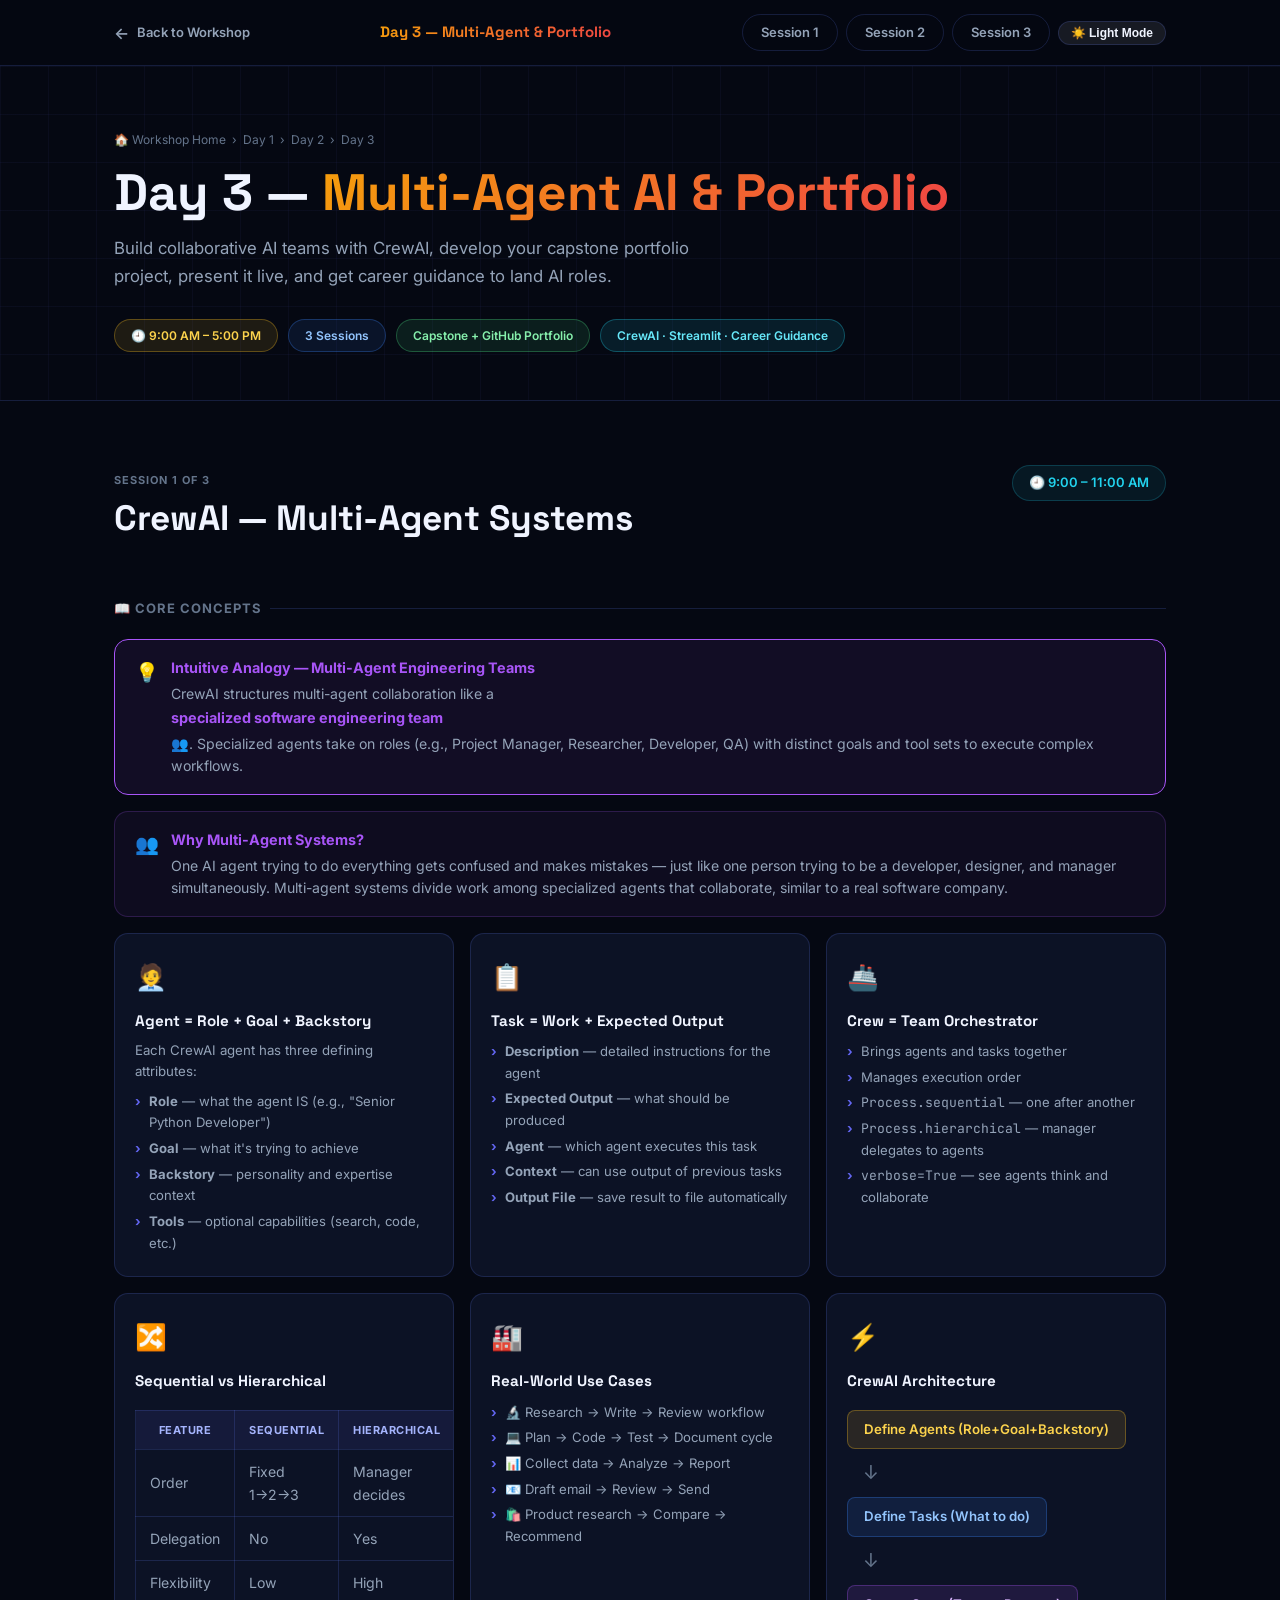
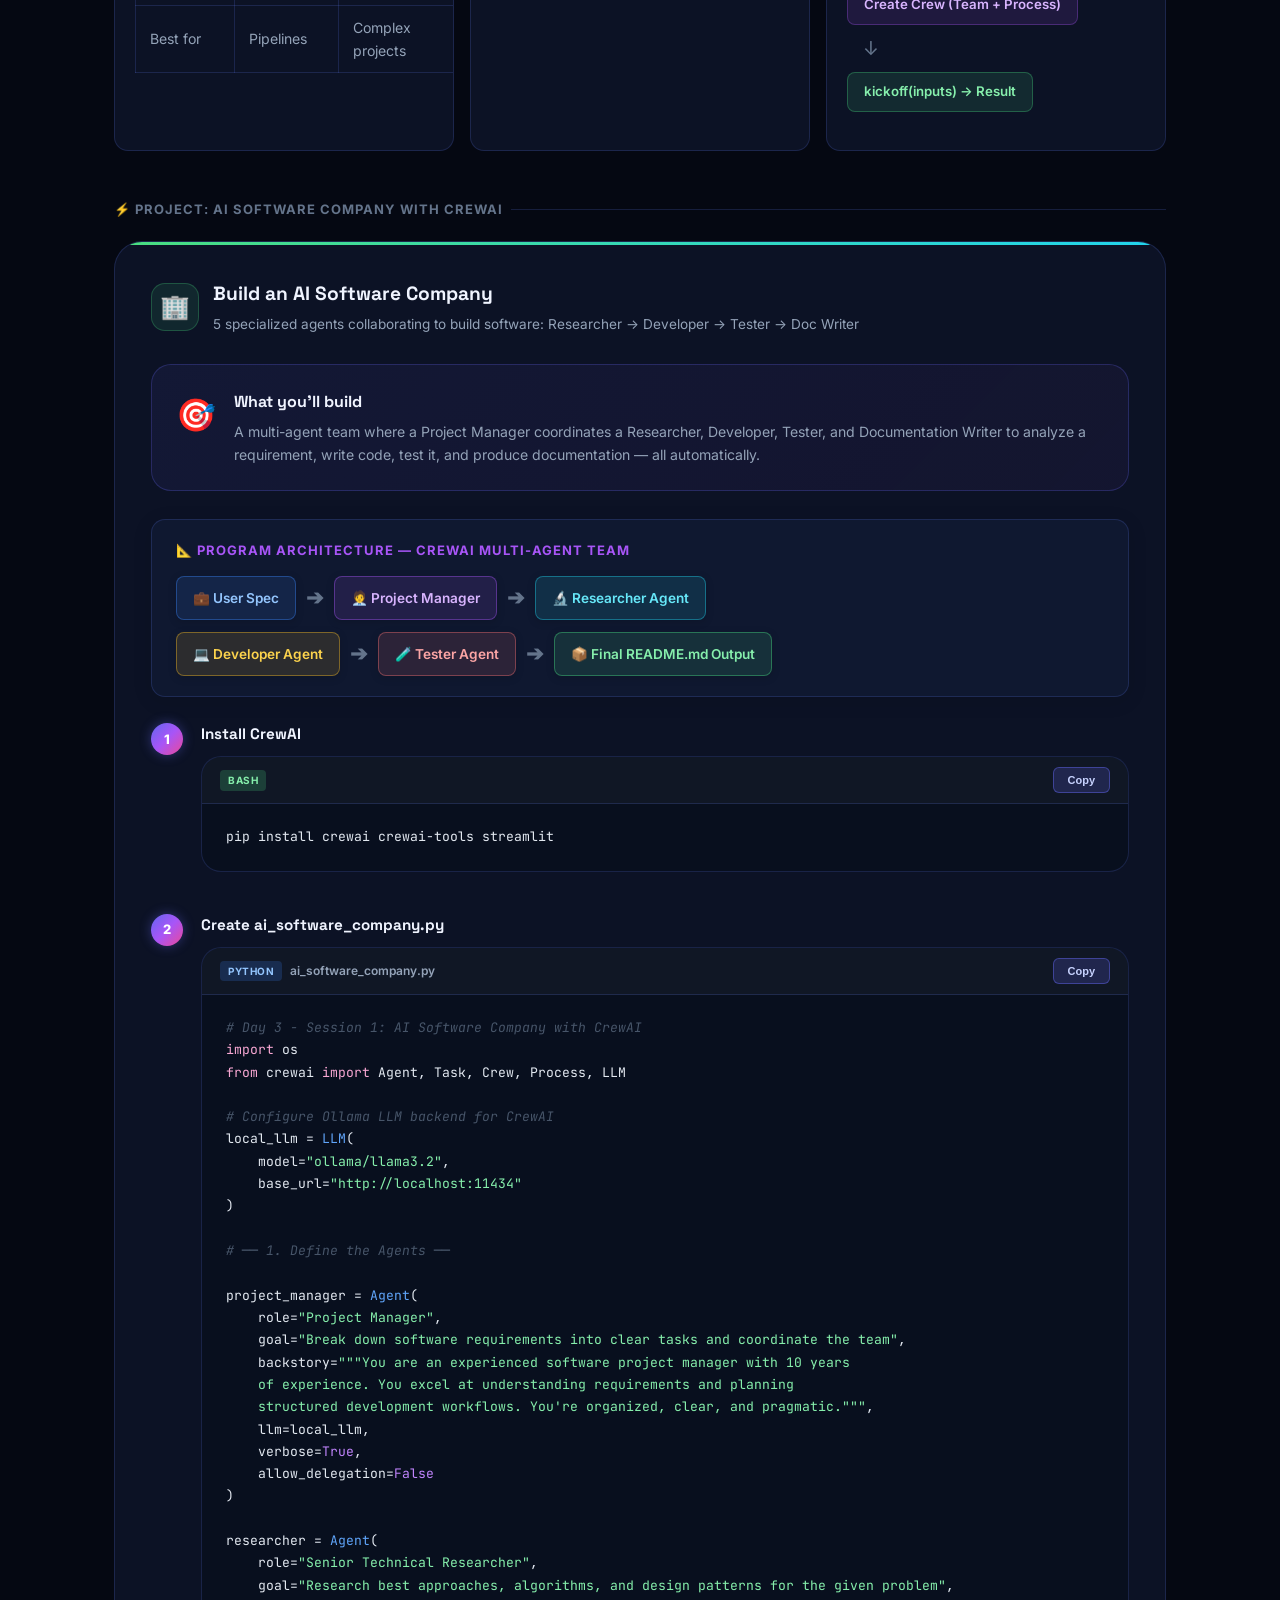
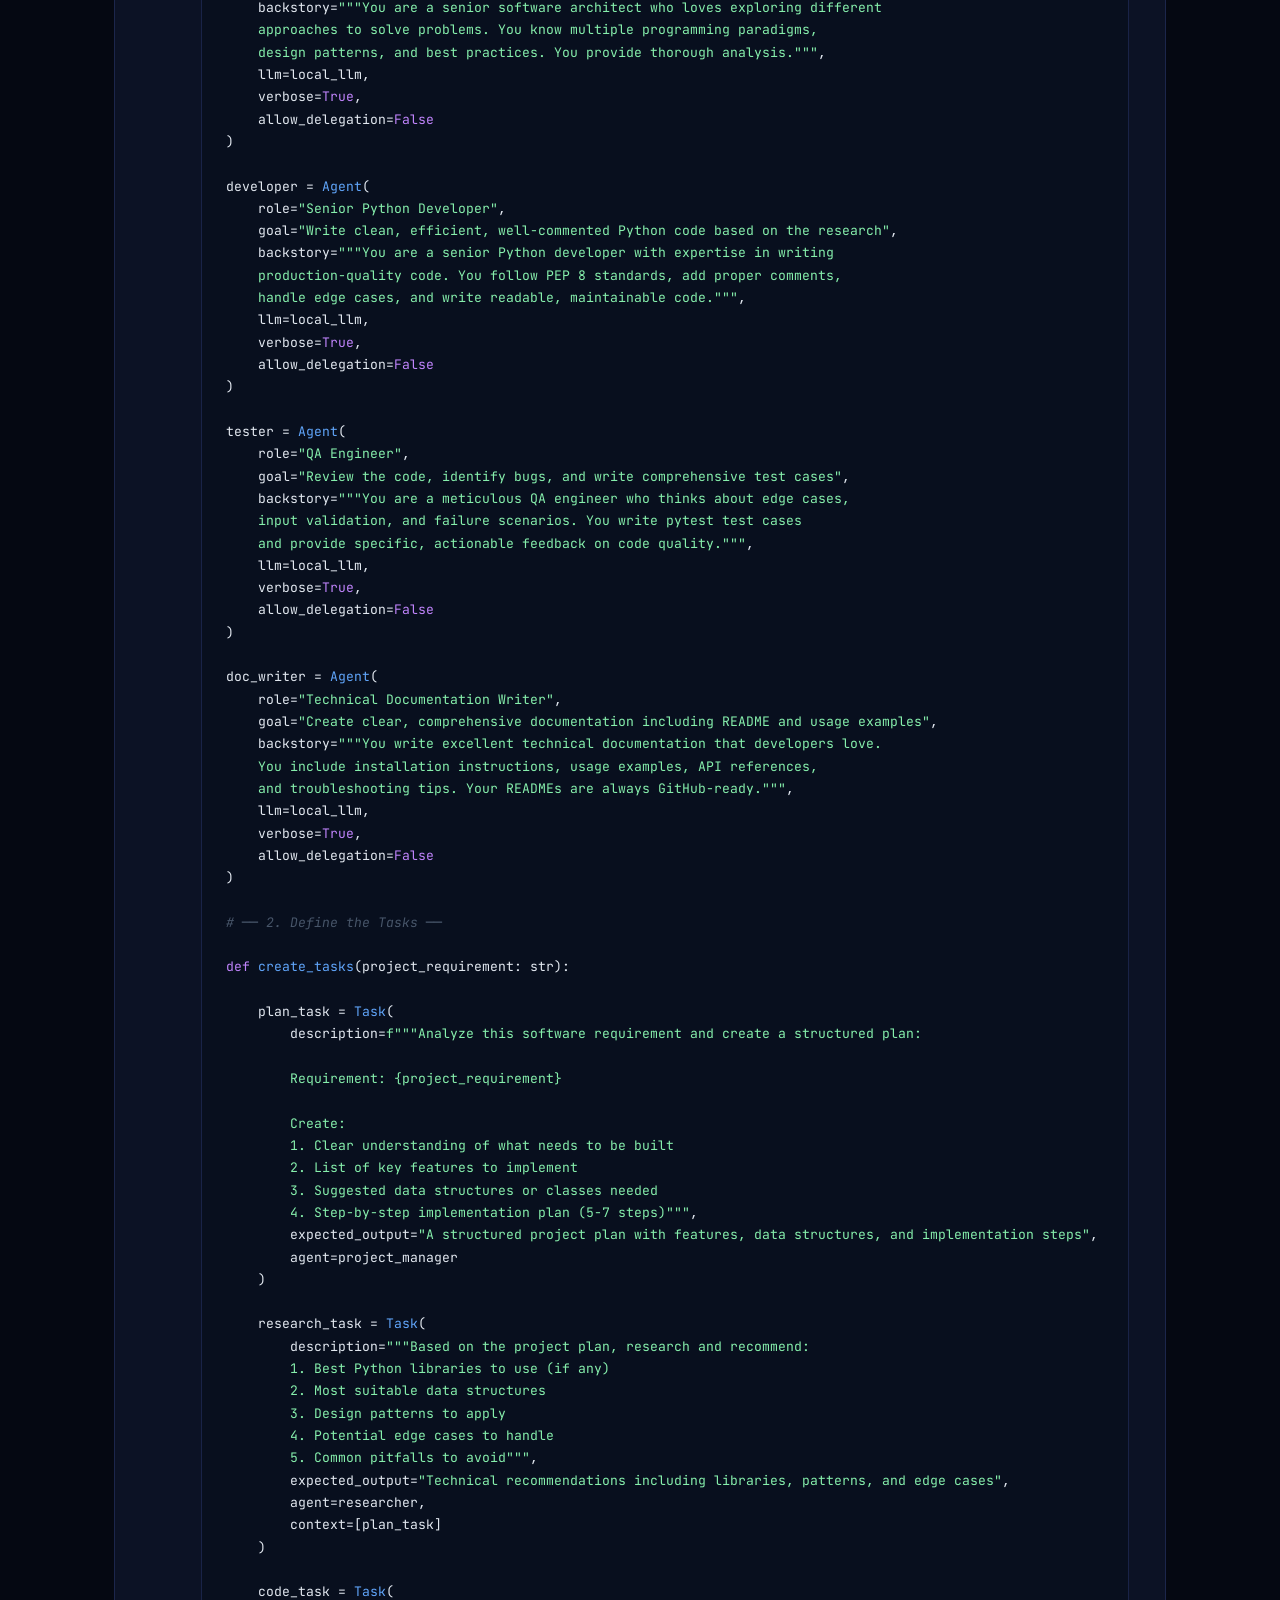
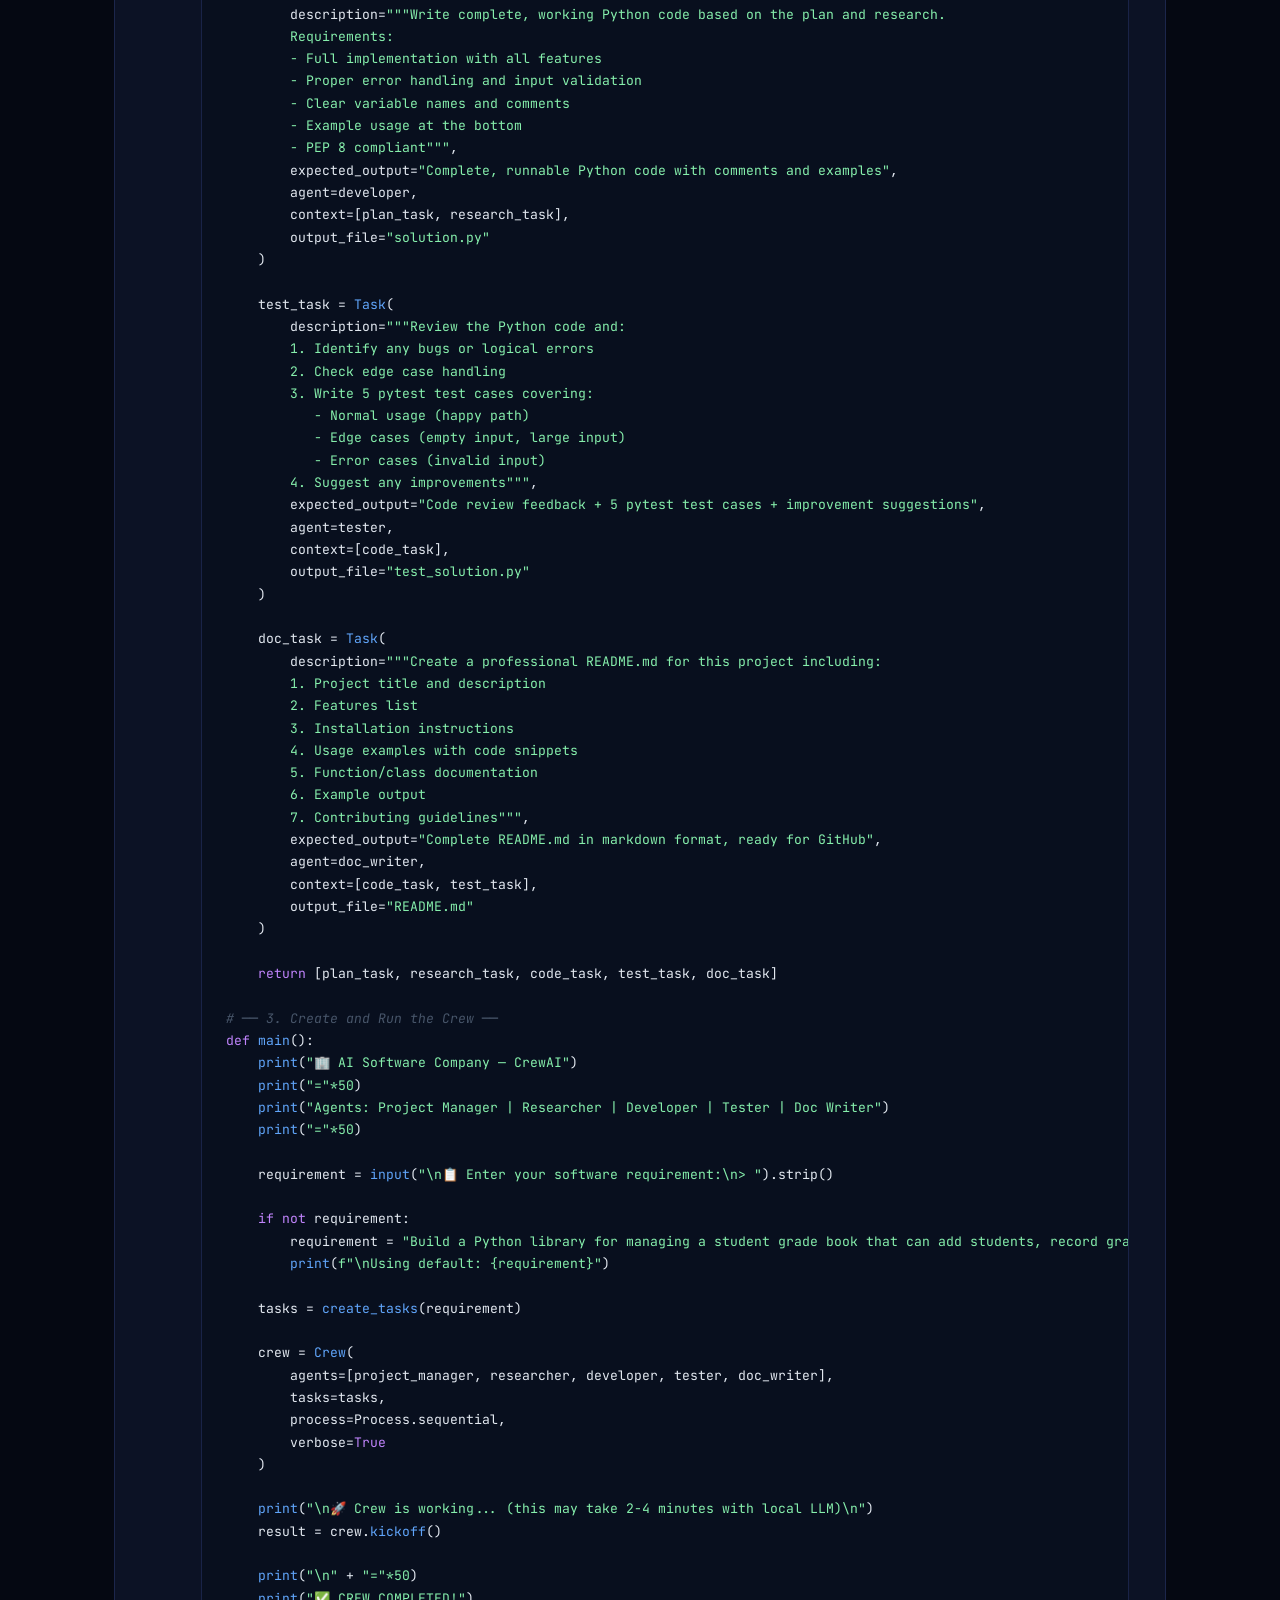
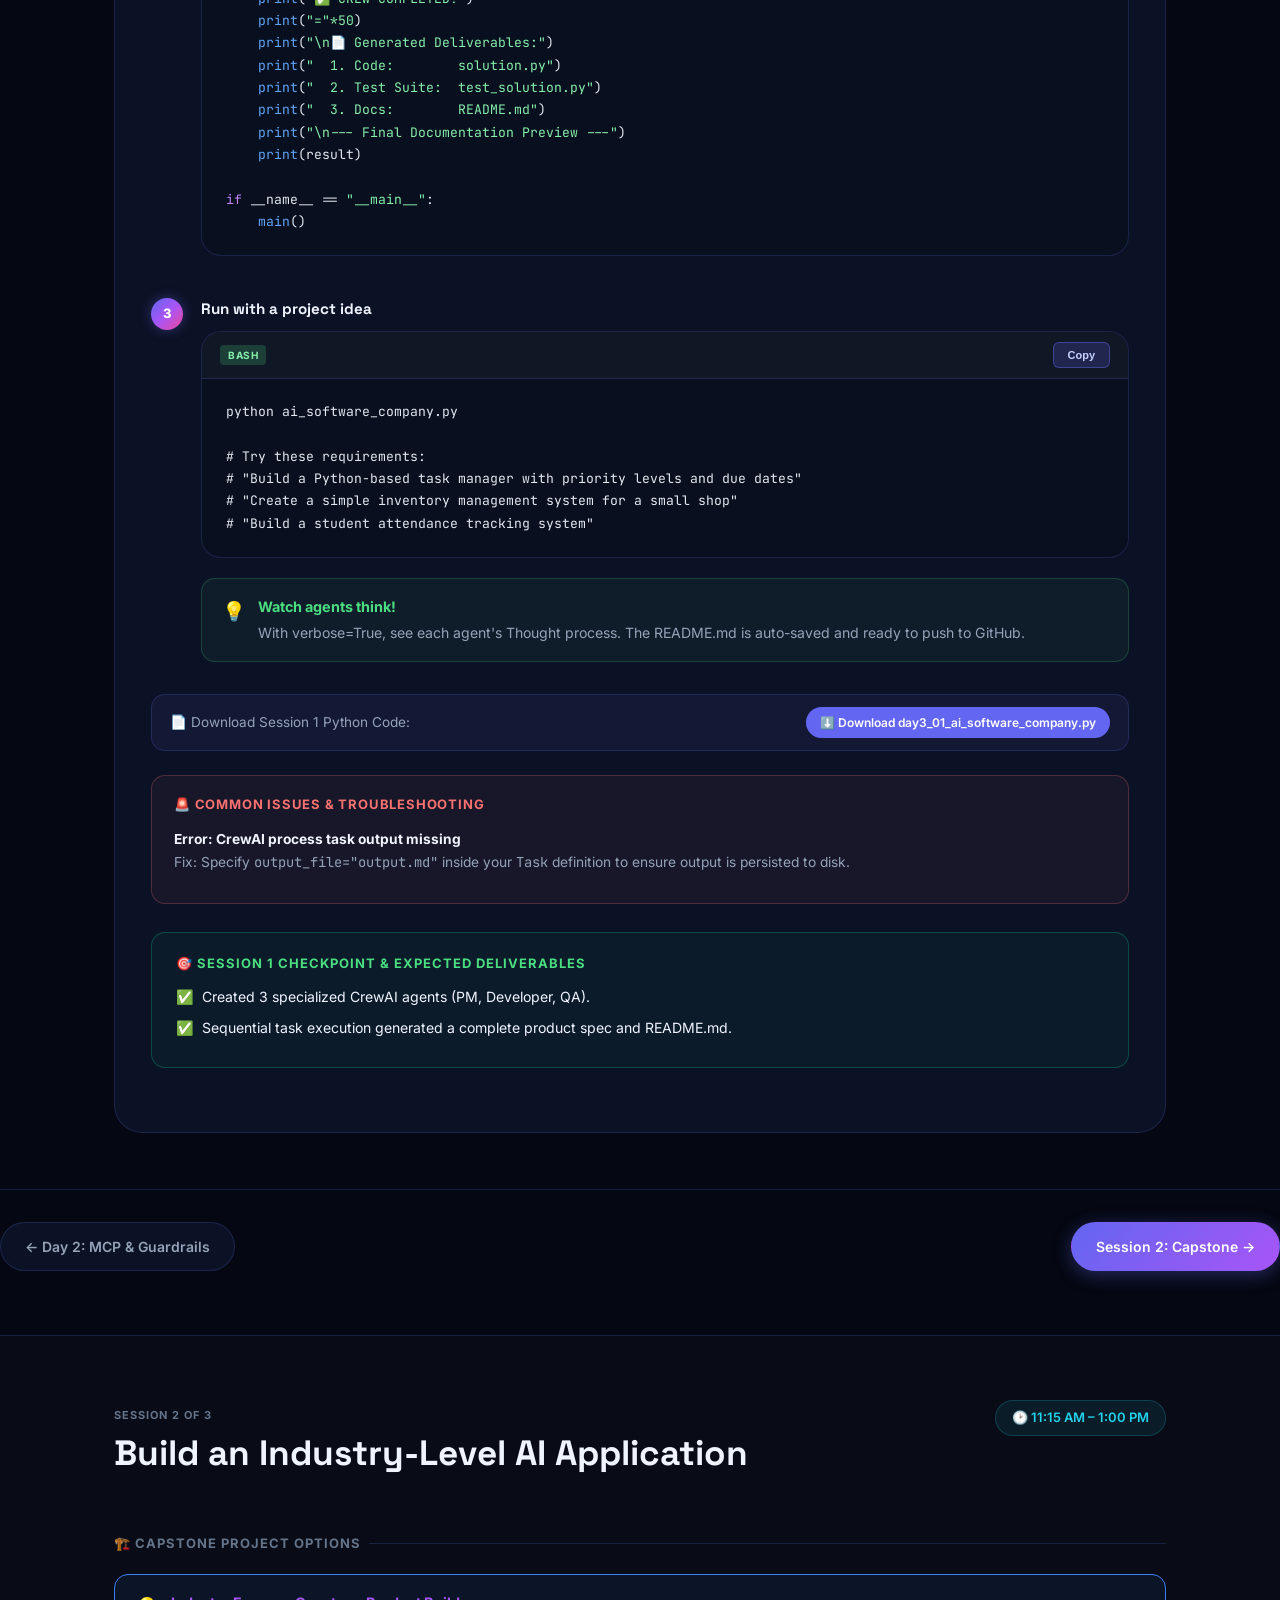
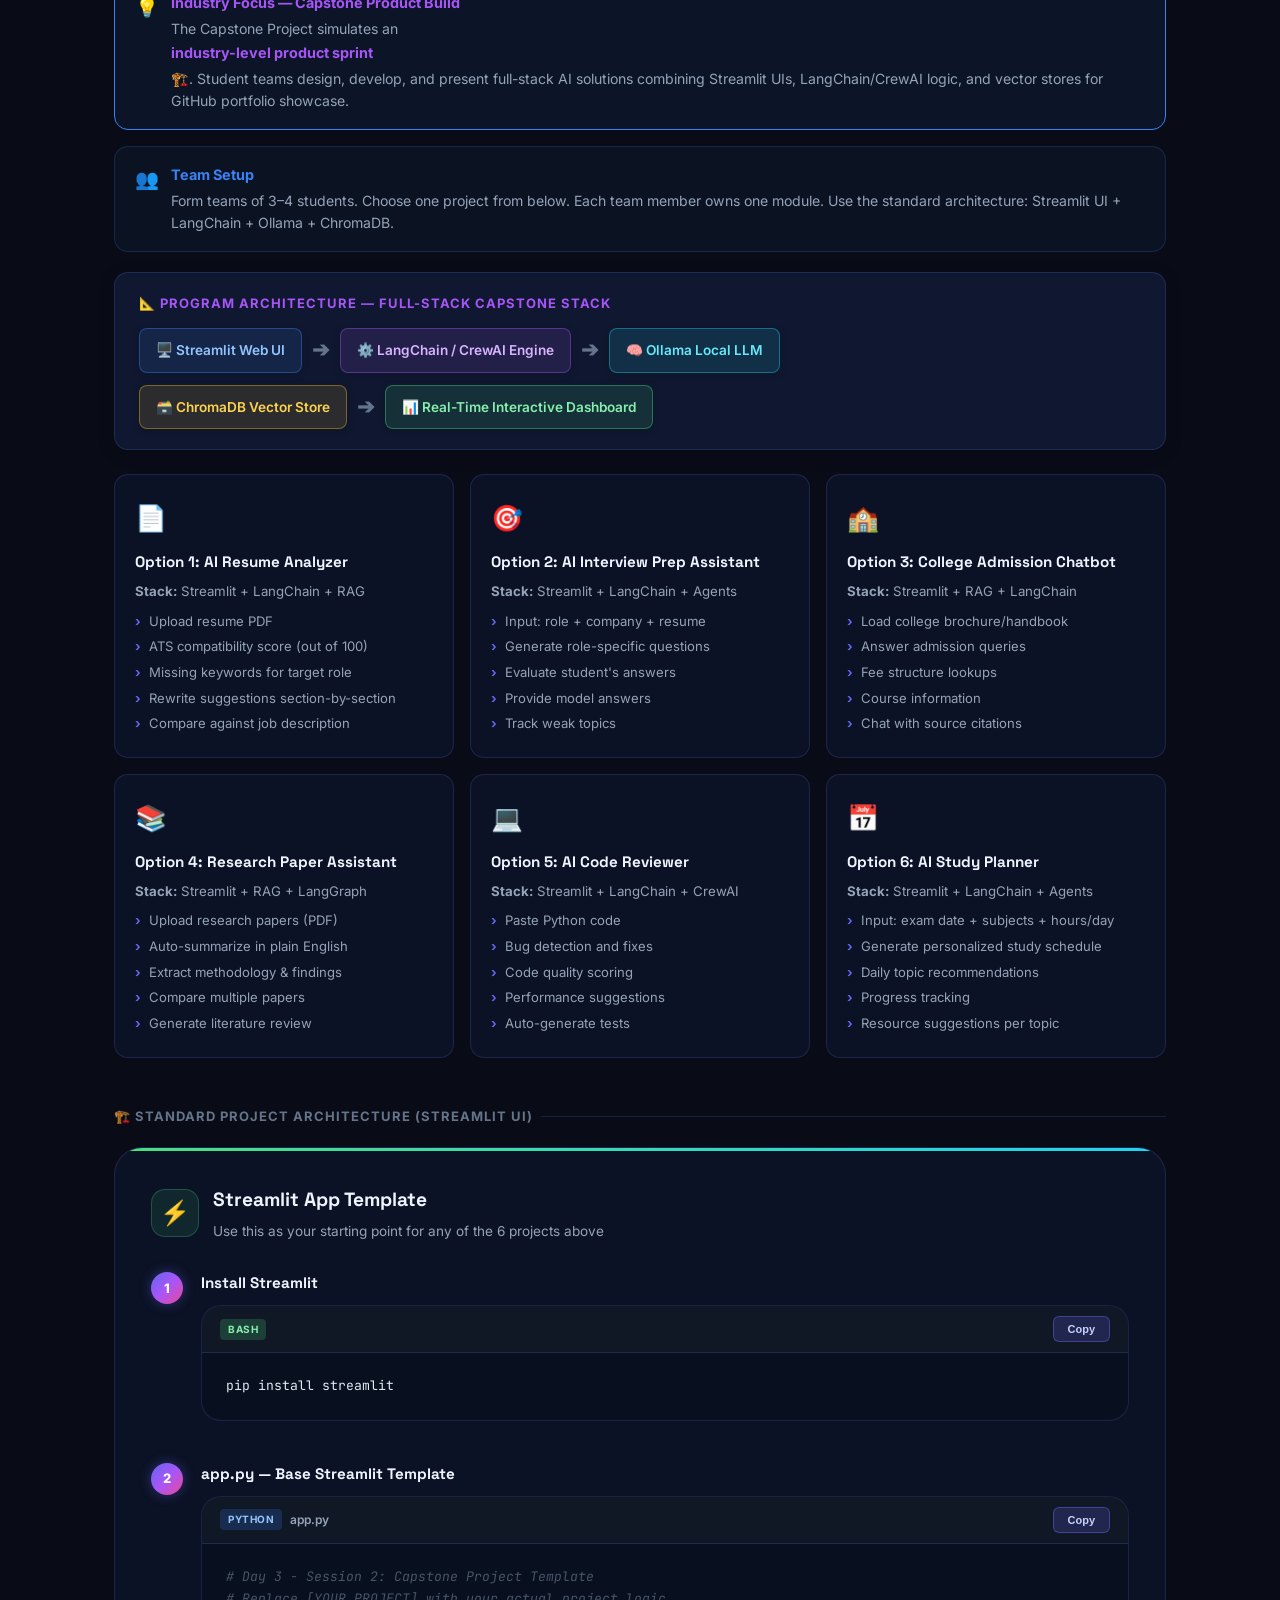
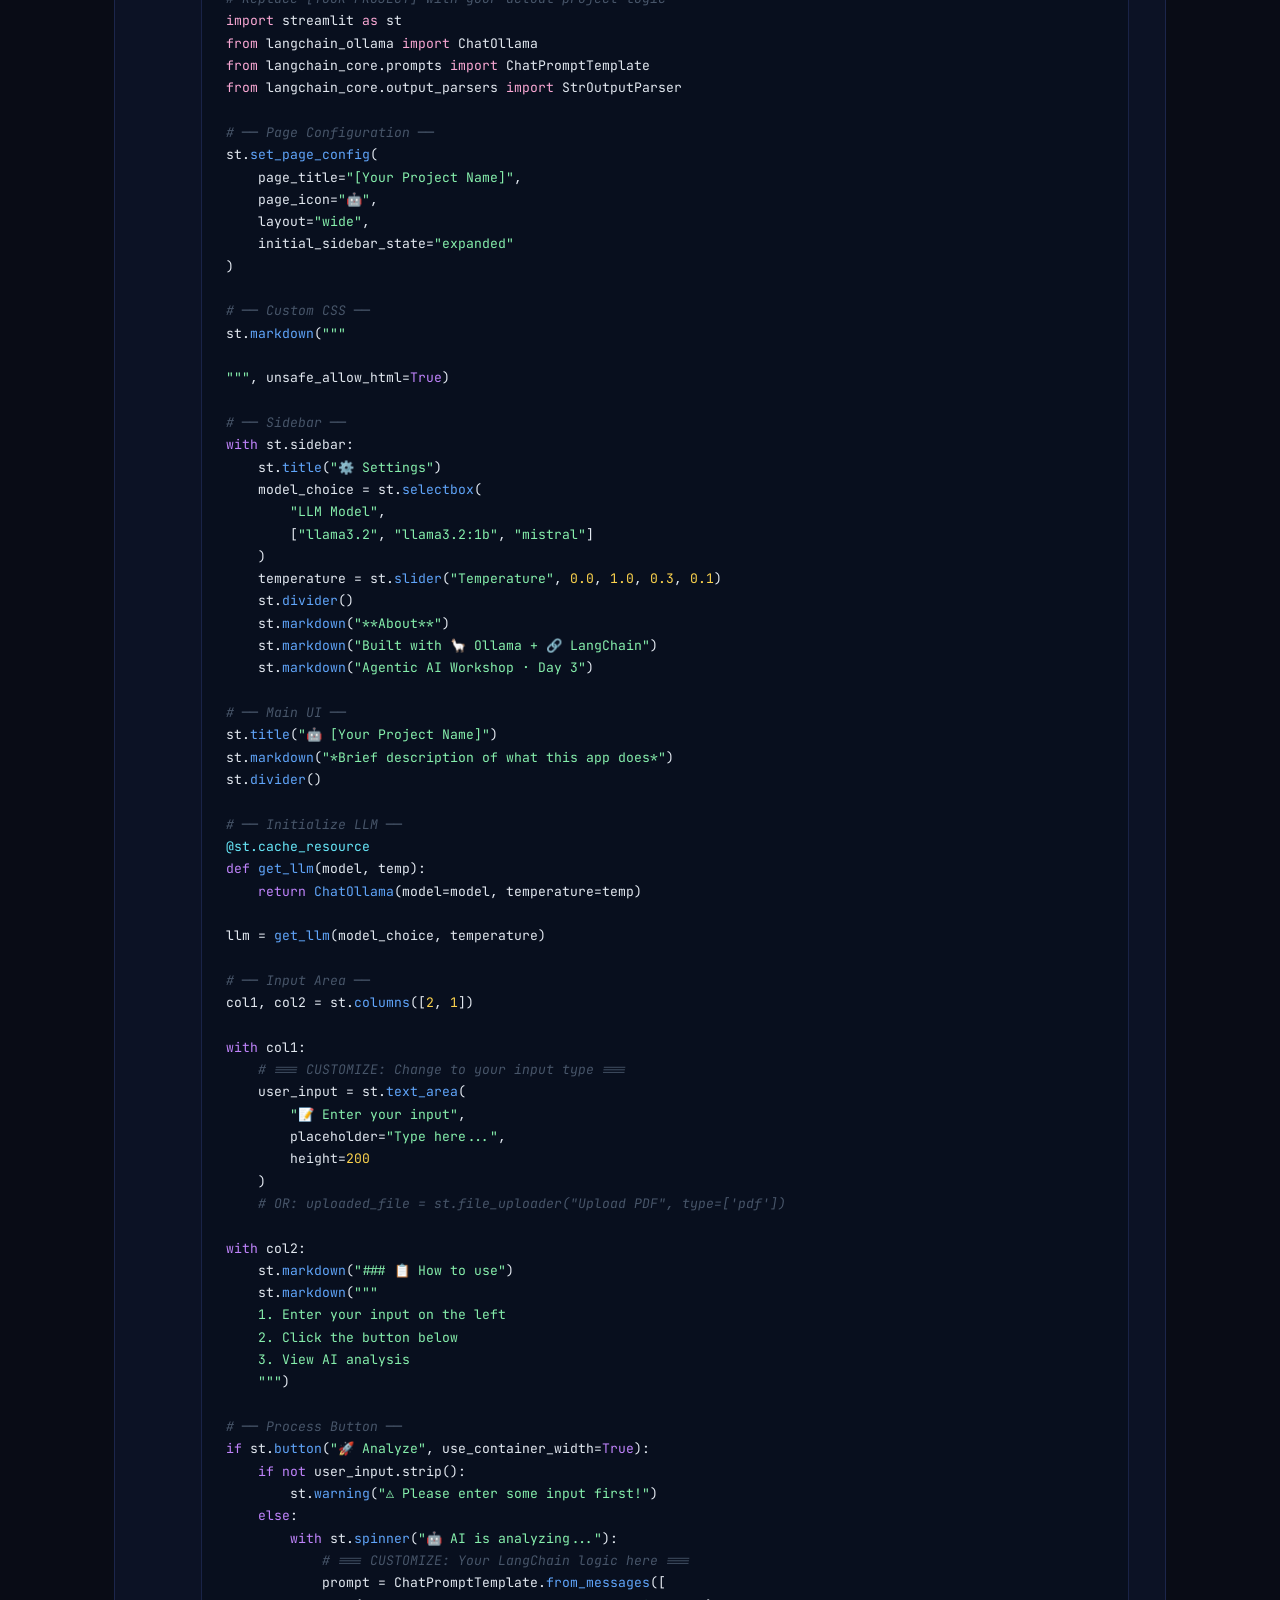
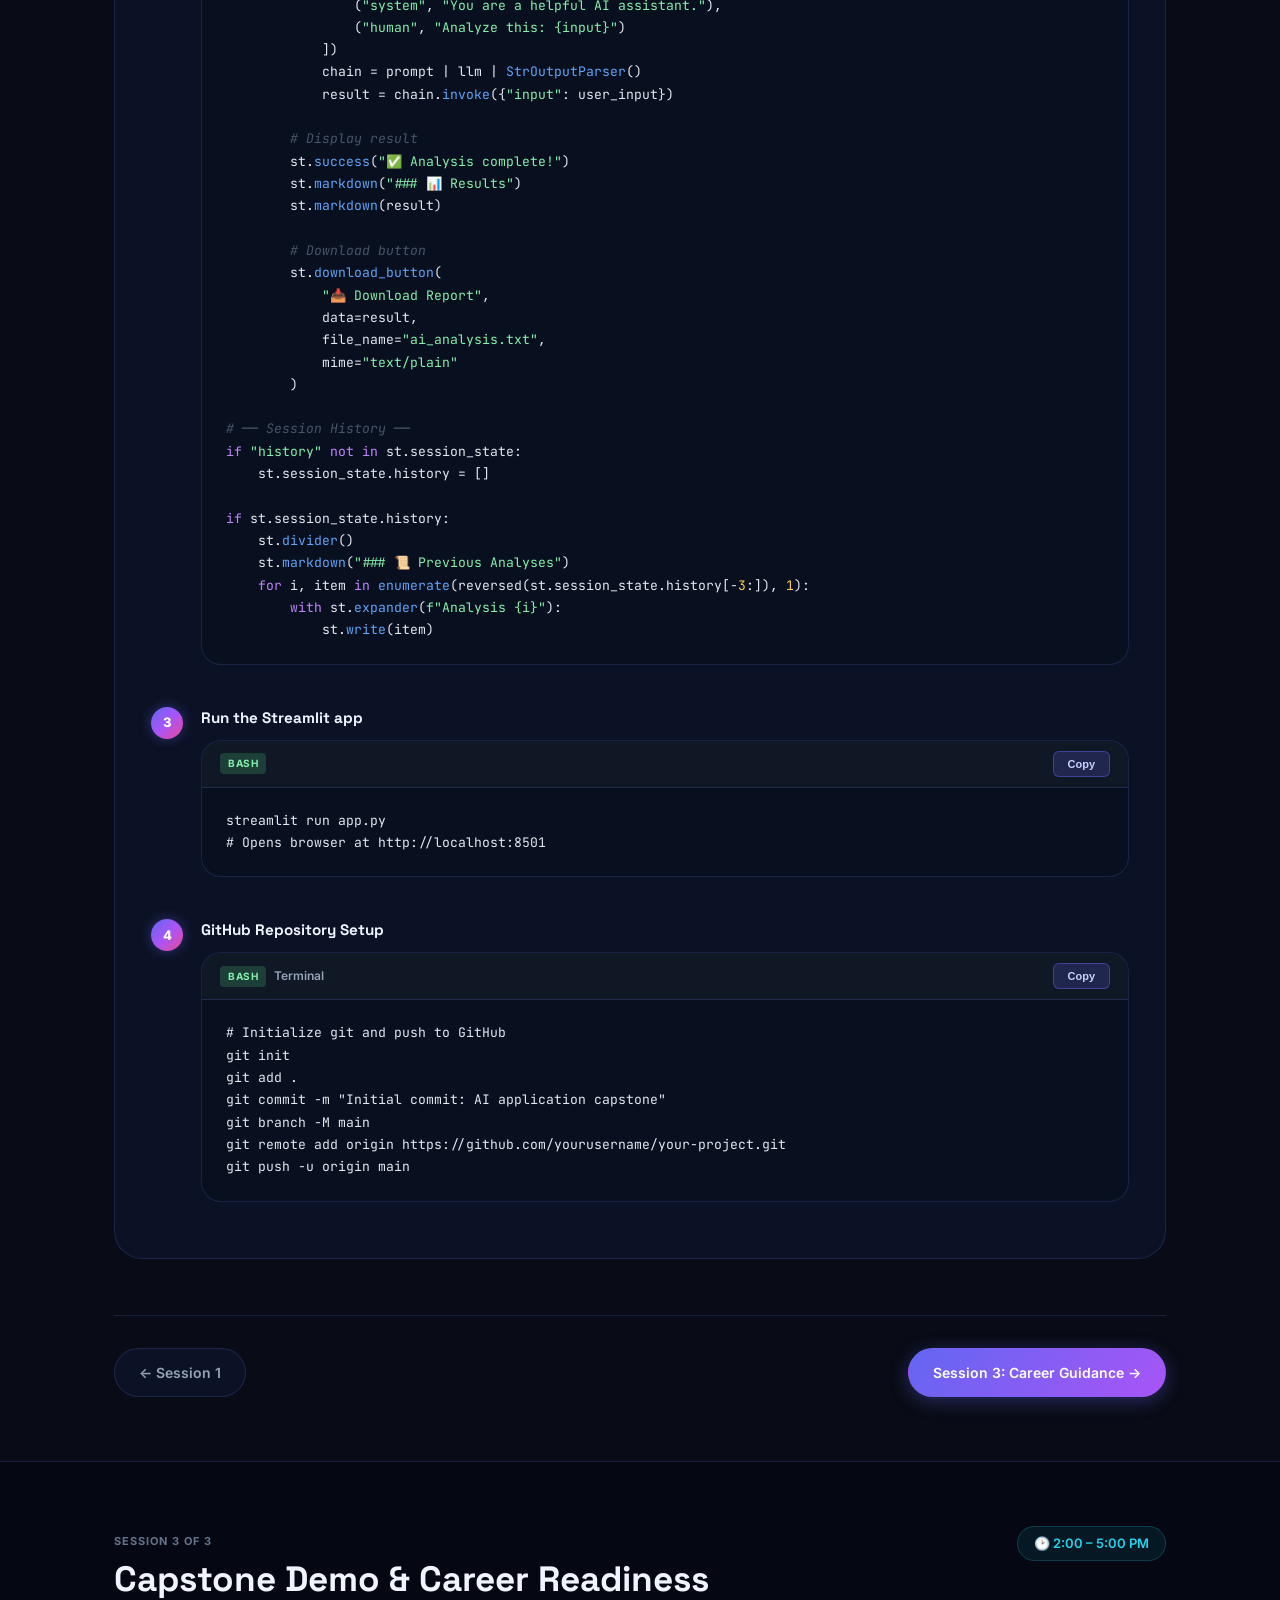
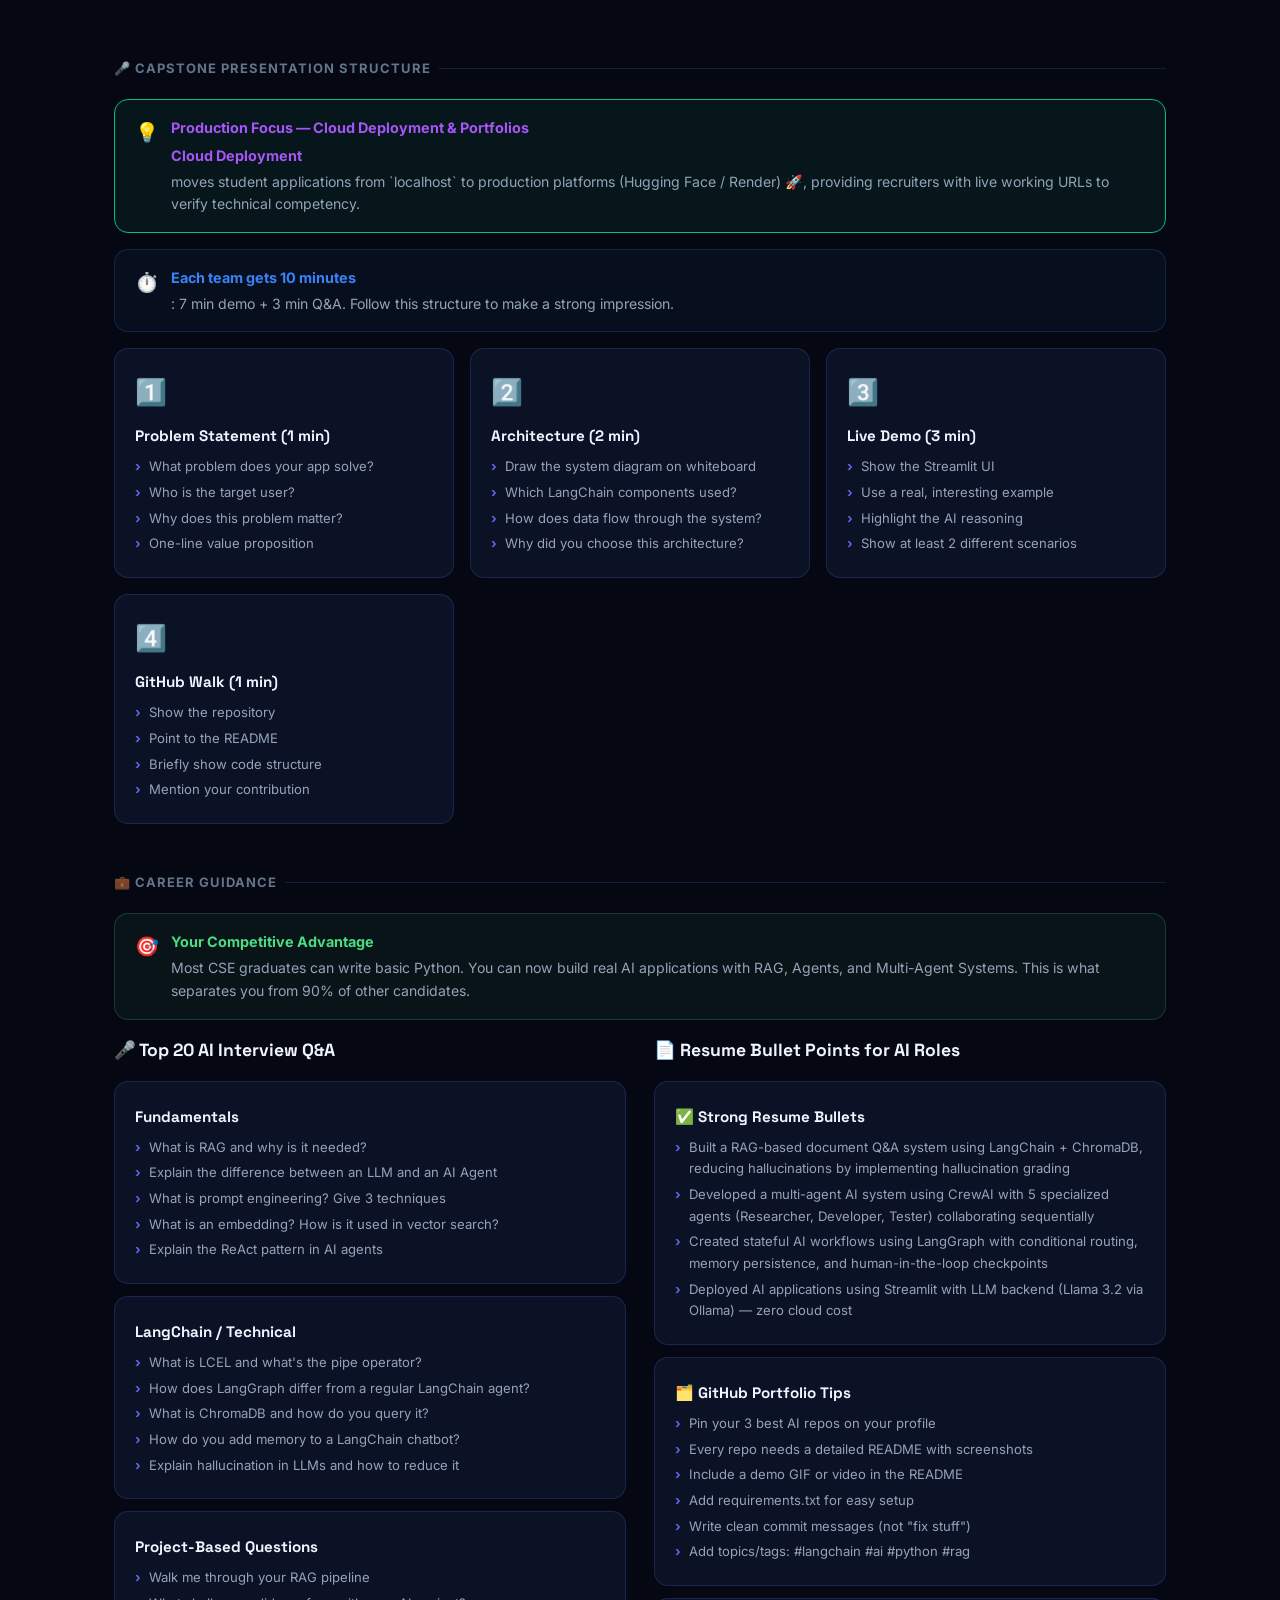
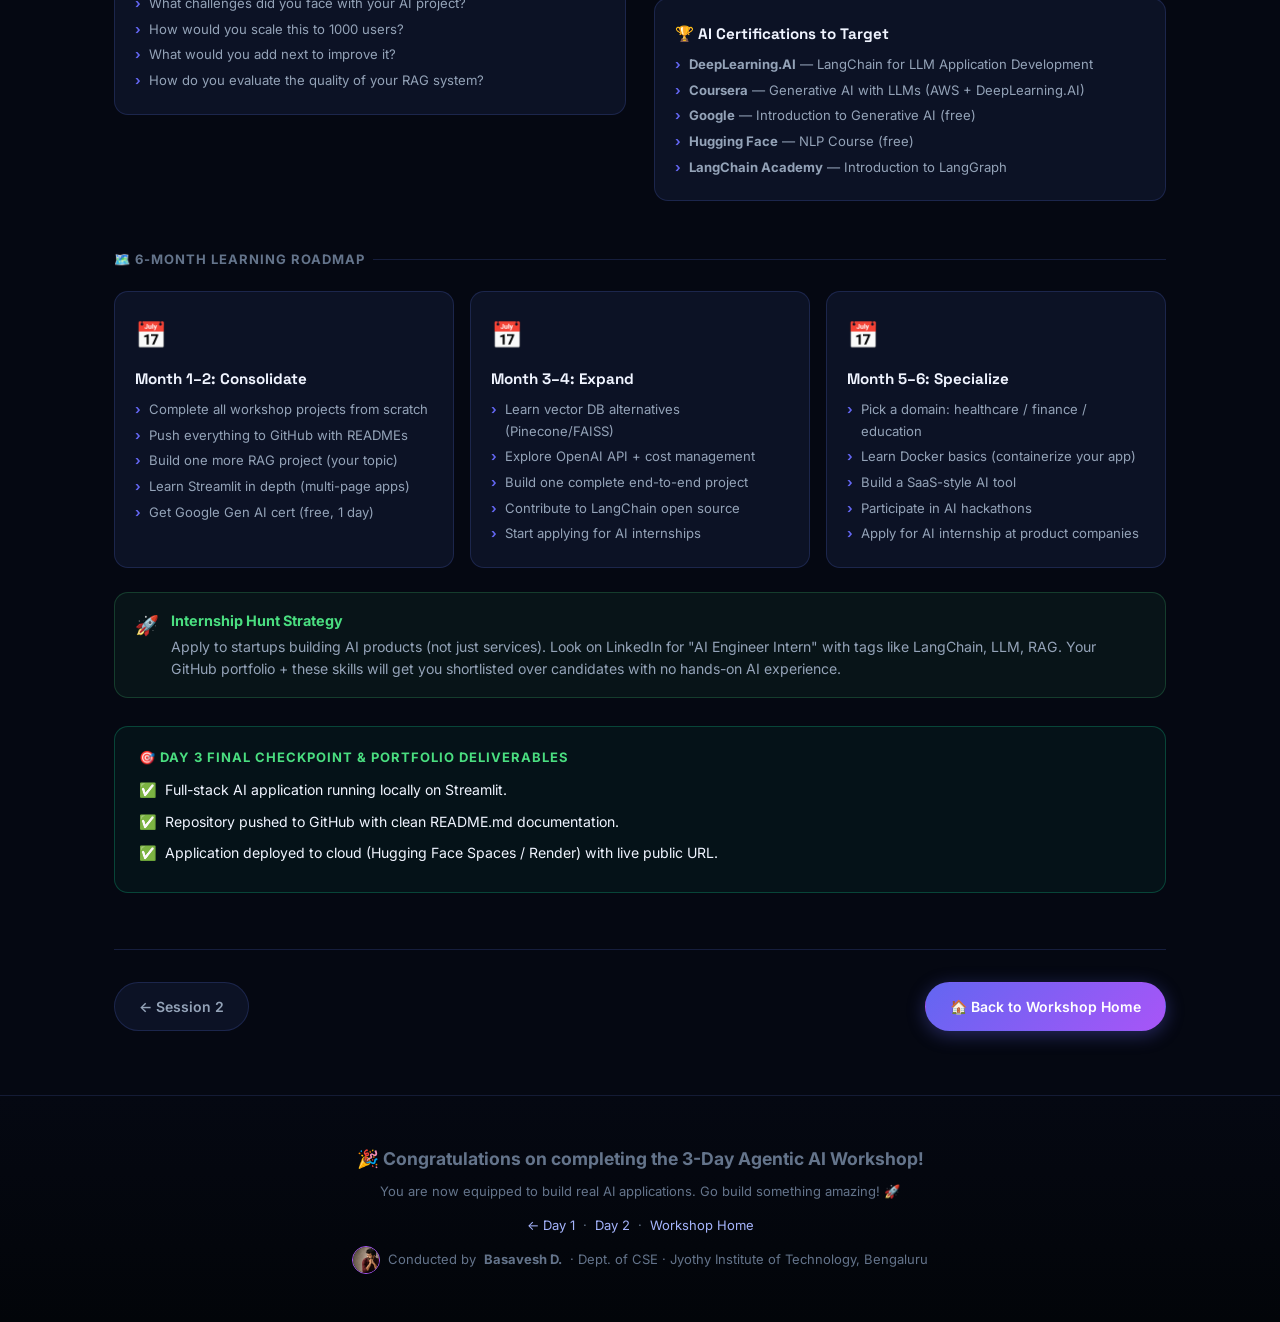
<file: day3.html>
<!DOCTYPE html>
<html lang="en">
<head>
  <meta charset="UTF-8"/>
  <meta name="viewport" content="width=device-width, initial-scale=1.0"/>
  <title>Day 3 — Multi-Agent AI & Capstone | Agentic AI Workshop</title>
  <meta name="description" content="Day 3 workshop content: CrewAI multi-agent systems, capstone project build, and career readiness for AI roles."/>
  <link rel="stylesheet" href="content.css"/>
</head>
<body>

<!-- ░░ TOP NAV ░░ -->
<nav class="top-nav">
  <div class="container nav-inner">
    <a href="index.html" class="nav-home"><span class="nav-home-icon">←</span> Back to Workshop</a>
    <span class="nav-day-label" style="background:linear-gradient(135deg,#f59e0b,#ef4444);-webkit-background-clip:text;-webkit-text-fill-color:transparent;background-clip:text;">Day 3 — Multi-Agent & Portfolio</span>
    <div class="nav-sessions" style="display:flex;gap:8px;align-items:center;">
      <a href="#session1" class="nav-session-btn active">Session 1</a>
      <a href="#session2" class="nav-session-btn">Session 2</a>
      <a href="#session3" class="nav-session-btn">Session 3</a>
      <button class="theme-toggle-btn" style="background:rgba(255,255,255,0.08);border:1px solid var(--border);color:var(--text-1);padding:4px 12px;border-radius:999px;cursor:pointer;font-size:12px;font-weight:600;">☀️ Light Mode</button>
    </div>
  </div>
</nav>

<!-- ░░ DAY HERO ░░ -->
<section class="day-hero">
  <div class="container day-hero-inner">
    <div class="day-crumb">
      <a href="index.html">🏠 Workshop Home</a>
      <span class="day-crumb-sep">›</span>
      <a href="day1.html">Day 1</a>
      <span class="day-crumb-sep">›</span>
      <a href="day2.html">Day 2</a>
      <span class="day-crumb-sep">›</span>
      <span>Day 3</span>
    </div>
    <h1>Day 3 — <span style="background:linear-gradient(135deg,#f59e0b,#ef4444);-webkit-background-clip:text;-webkit-text-fill-color:transparent;background-clip:text;">Multi-Agent AI & Portfolio</span></h1>
    <p>Build collaborative AI teams with CrewAI, develop your capstone portfolio project, present it live, and get career guidance to land AI roles.</p>
    <div class="day-meta-pills">
      <span class="day-meta-pill pill-amber">🕘 9:00 AM – 5:00 PM</span>
      <span class="day-meta-pill pill-blue">3 Sessions</span>
      <span class="day-meta-pill pill-green">Capstone + GitHub Portfolio</span>
      <span class="day-meta-pill pill-cyan">CrewAI · Streamlit · Career Guidance</span>
    </div>
  </div>
</section>

<!-- ░░ MAIN CONTENT WRAPPER ░░ -->
<main id="main-content">

<!-- ═══════════════════════════════════════════════
     SESSION 1
════════════════════════════════════════════════ -->
<section class="session-section" id="session1">
  <div class="container">
    <div class="session-header-row">
      <div class="session-header-left">
        <div class="session-num-badge">Session 1 of 3</div>
        <h2 class="session-title-main">CrewAI — Multi-Agent Systems</h2>
      </div>
      <span class="session-time-badge">🕘 9:00 – 11:00 AM</span>
    </div>

    <div class="concepts-section reveal">
      <div class="concepts-section-title">📖 Core Concepts</div>

      <div class="callout callout-note" style="background:rgba(168,85,247,0.08);border-color:#a855f7;">
        <span class="callout-icon">💡</span>
        <div class="callout-content">
          <strong>Intuitive Analogy — Multi-Agent Engineering Teams</strong>
          CrewAI structures multi-agent collaboration like a <strong>specialized software engineering team</strong> 👥. Specialized agents take on roles (e.g., Project Manager, Researcher, Developer, QA) with distinct goals and tool sets to execute complex workflows.
        </div>
      </div>

      <div class="callout callout-note">
        <span class="callout-icon">👥</span>
        <div class="callout-content">
          <strong>Why Multi-Agent Systems?</strong>
          One AI agent trying to do everything gets confused and makes mistakes — just like one person trying to be a developer, designer, and manager simultaneously. Multi-agent systems divide work among specialized agents that collaborate, similar to a real software company.
        </div>
      </div>

      <div class="concepts-grid">
        <div class="concept-card">
          <span class="concept-card-icon">🧑‍💼</span>
          <h4>Agent = Role + Goal + Backstory</h4>
          <p>Each CrewAI agent has three defining attributes:</p>
          <ul>
            <li><strong>Role</strong> — what the agent IS (e.g., "Senior Python Developer")</li>
            <li><strong>Goal</strong> — what it's trying to achieve</li>
            <li><strong>Backstory</strong> — personality and expertise context</li>
            <li><strong>Tools</strong> — optional capabilities (search, code, etc.)</li>
          </ul>
        </div>

        <div class="concept-card">
          <span class="concept-card-icon">📋</span>
          <h4>Task = Work + Expected Output</h4>
          <ul>
            <li><strong>Description</strong> — detailed instructions for the agent</li>
            <li><strong>Expected Output</strong> — what should be produced</li>
            <li><strong>Agent</strong> — which agent executes this task</li>
            <li><strong>Context</strong> — can use output of previous tasks</li>
            <li><strong>Output File</strong> — save result to file automatically</li>
          </ul>
        </div>

        <div class="concept-card">
          <span class="concept-card-icon">🚢</span>
          <h4>Crew = Team Orchestrator</h4>
          <ul>
            <li>Brings agents and tasks together</li>
            <li>Manages execution order</li>
            <li><code>Process.sequential</code> — one after another</li>
            <li><code>Process.hierarchical</code> — manager delegates to agents</li>
            <li><code>verbose=True</code> — see agents think and collaborate</li>
          </ul>
        </div>

        <div class="concept-card">
          <span class="concept-card-icon">🔀</span>
          <h4>Sequential vs Hierarchical</h4>
          <table class="compare-table">
            <tr><th>Feature</th><th>Sequential</th><th>Hierarchical</th></tr>
            <tr><td>Order</td><td>Fixed 1→2→3</td><td>Manager decides</td></tr>
            <tr><td>Delegation</td><td>No</td><td>Yes</td></tr>
            <tr><td>Flexibility</td><td>Low</td><td>High</td></tr>
            <tr><td>Best for</td><td>Pipelines</td><td>Complex projects</td></tr>
          </table>
        </div>

        <div class="concept-card">
          <span class="concept-card-icon">🏭</span>
          <h4>Real-World Use Cases</h4>
          <ul>
            <li>🔬 Research → Write → Review workflow</li>
            <li>💻 Plan → Code → Test → Document cycle</li>
            <li>📊 Collect data → Analyze → Report</li>
            <li>📧 Draft email → Review → Send</li>
            <li>🛍️ Product research → Compare → Recommend</li>
          </ul>
        </div>

        <div class="concept-card">
          <span class="concept-card-icon">⚡</span>
          <h4>CrewAI Architecture</h4>
          <div class="pipeline" style="flex-direction:column;align-items:flex-start;">
            <span class="pipe-step pipe-amber">Define Agents (Role+Goal+Backstory)</span>
            <span class="pipe-arrow" style="padding-left:16px;">↓</span>
            <span class="pipe-step pipe-blue">Define Tasks (What to do)</span>
            <span class="pipe-arrow" style="padding-left:16px;">↓</span>
            <span class="pipe-step pipe-purple">Create Crew (Team + Process)</span>
            <span class="pipe-arrow" style="padding-left:16px;">↓</span>
            <span class="pipe-step pipe-green">kickoff(inputs) → Result</span>
          </div>
        </div>
      </div>
    </div>

    <div class="code-section reveal">
      <div class="code-section-title">⚡ Project: AI Software Company with CrewAI</div>
      <div class="handson-section">
        <div class="handson-header">
          <div class="handson-icon-wrap">🏢</div>
          <div class="handson-header-text">
            <h3>Build an AI Software Company</h3>
            <p>5 specialized agents collaborating to build software: Researcher → Developer → Tester → Doc Writer</p>
          </div>
        </div>

        <div class="project-goal-card">
          <span class="goal-emoji">🎯</span>
          <div>
            <h4>What you'll build</h4>
            <p>A multi-agent team where a Project Manager coordinates a Researcher, Developer, Tester, and Documentation Writer to analyze a requirement, write code, test it, and produce documentation — all automatically.</p>
          </div>
        </div>

        <div class="block-diagram-card">
          <div class="block-diagram-title">📐 Program Architecture — CrewAI Multi-Agent Team</div>
          <div class="diagram-flow" style="margin-bottom:12px;">
            <span class="node-box node-blue">💼 User Spec</span>
            <span class="node-arrow">➔</span>
            <span class="node-box node-purple">🧑‍💼 Project Manager</span>
            <span class="node-arrow">➔</span>
            <span class="node-box node-cyan">🔬 Researcher Agent</span>
          </div>
          <div class="diagram-flow">
            <span class="node-box node-amber">💻 Developer Agent</span>
            <span class="node-arrow">➔</span>
            <span class="node-box node-red">🧪 Tester Agent</span>
            <span class="node-arrow">➔</span>
            <span class="node-box node-green">📦 Final README.md Output</span>
          </div>
        </div>

        <div class="steps-list">
          <div class="step-item">
            <div class="step-num">1</div>
            <div class="step-content">
              <h4>Install CrewAI</h4>
              <div class="code-block-wrapper">
                <div class="code-block-header">
                  <span class="code-filename"><span class="code-lang-badge lang-bash">bash</span></span>
                  <button class="copy-btn" onclick="copyCode(this)">Copy</button>
                </div>
                <pre class="code-block"><code>pip install crewai crewai-tools streamlit</code></pre>
              </div>
            </div>
          </div>

          <div class="step-item">
            <div class="step-num">2</div>
            <div class="step-content">
              <h4>Create ai_software_company.py</h4>
              <div class="code-block-wrapper">
                <div class="code-block-header">
                  <span class="code-filename"><span class="code-lang-badge lang-python">python</span> ai_software_company.py</span>
                  <button class="copy-btn" onclick="copyCode(this)">Copy</button>
                </div>
                <pre class="code-block"><code><span class="cm"># Day 3 - Session 1: AI Software Company with CrewAI</span>
<span class="im">import</span> os
<span class="im">from</span> crewai <span class="im">import</span> Agent, Task, Crew, Process, LLM

<span class="cm"># Configure Ollama LLM backend for CrewAI</span>
local_llm = <span class="fn">LLM</span>(
    model=<span class="st">"ollama/llama3.2"</span>,
    base_url=<span class="st">"http://localhost:11434"</span>
)

<span class="cm"># ── 1. Define the Agents ──</span>

project_manager = <span class="fn">Agent</span>(
    role=<span class="st">"Project Manager"</span>,
    goal=<span class="st">"Break down software requirements into clear tasks and coordinate the team"</span>,
    backstory=<span class="st">"""You are an experienced software project manager with 10 years 
    of experience. You excel at understanding requirements and planning 
    structured development workflows. You're organized, clear, and pragmatic."""</span>,
    llm=local_llm,
    verbose=<span class="kw">True</span>,
    allow_delegation=<span class="kw">False</span>
)

researcher = <span class="fn">Agent</span>(
    role=<span class="st">"Senior Technical Researcher"</span>,
    goal=<span class="st">"Research best approaches, algorithms, and design patterns for the given problem"</span>,
    backstory=<span class="st">"""You are a senior software architect who loves exploring different 
    approaches to solve problems. You know multiple programming paradigms, 
    design patterns, and best practices. You provide thorough analysis."""</span>,
    llm=local_llm,
    verbose=<span class="kw">True</span>,
    allow_delegation=<span class="kw">False</span>
)

developer = <span class="fn">Agent</span>(
    role=<span class="st">"Senior Python Developer"</span>,
    goal=<span class="st">"Write clean, efficient, well-commented Python code based on the research"</span>,
    backstory=<span class="st">"""You are a senior Python developer with expertise in writing 
    production-quality code. You follow PEP 8 standards, add proper comments,
    handle edge cases, and write readable, maintainable code."""</span>,
    llm=local_llm,
    verbose=<span class="kw">True</span>,
    allow_delegation=<span class="kw">False</span>
)

tester = <span class="fn">Agent</span>(
    role=<span class="st">"QA Engineer"</span>,
    goal=<span class="st">"Review the code, identify bugs, and write comprehensive test cases"</span>,
    backstory=<span class="st">"""You are a meticulous QA engineer who thinks about edge cases,
    input validation, and failure scenarios. You write pytest test cases 
    and provide specific, actionable feedback on code quality."""</span>,
    llm=local_llm,
    verbose=<span class="kw">True</span>,
    allow_delegation=<span class="kw">False</span>
)

doc_writer = <span class="fn">Agent</span>(
    role=<span class="st">"Technical Documentation Writer"</span>,
    goal=<span class="st">"Create clear, comprehensive documentation including README and usage examples"</span>,
    backstory=<span class="st">"""You write excellent technical documentation that developers love.
    You include installation instructions, usage examples, API references,
    and troubleshooting tips. Your READMEs are always GitHub-ready."""</span>,
    llm=local_llm,
    verbose=<span class="kw">True</span>,
    allow_delegation=<span class="kw">False</span>
)

<span class="cm"># ── 2. Define the Tasks ──</span>

<span class="kw">def</span> <span class="fn">create_tasks</span>(project_requirement: str):
    
    plan_task = <span class="fn">Task</span>(
        description=<span class="st">f"""Analyze this software requirement and create a structured plan:
        
        Requirement: {project_requirement}
        
        Create:
        1. Clear understanding of what needs to be built
        2. List of key features to implement
        3. Suggested data structures or classes needed
        4. Step-by-step implementation plan (5-7 steps)"""</span>,
        expected_output=<span class="st">"A structured project plan with features, data structures, and implementation steps"</span>,
        agent=project_manager
    )
    
    research_task = <span class="fn">Task</span>(
        description=<span class="st">"""Based on the project plan, research and recommend:
        1. Best Python libraries to use (if any)
        2. Most suitable data structures 
        3. Design patterns to apply
        4. Potential edge cases to handle
        5. Common pitfalls to avoid"""</span>,
        expected_output=<span class="st">"Technical recommendations including libraries, patterns, and edge cases"</span>,
        agent=researcher,
        context=[plan_task]
    )
    
    code_task = <span class="fn">Task</span>(
        description=<span class="st">"""Write complete, working Python code based on the plan and research.
        Requirements:
        - Full implementation with all features
        - Proper error handling and input validation
        - Clear variable names and comments
        - Example usage at the bottom
        - PEP 8 compliant"""</span>,
        expected_output=<span class="st">"Complete, runnable Python code with comments and examples"</span>,
        agent=developer,
        context=[plan_task, research_task],
        output_file=<span class="st">"solution.py"</span>
    )
    
    test_task = <span class="fn">Task</span>(
        description=<span class="st">"""Review the Python code and:
        1. Identify any bugs or logical errors
        2. Check edge case handling  
        3. Write 5 pytest test cases covering:
           - Normal usage (happy path)
           - Edge cases (empty input, large input)
           - Error cases (invalid input)
        4. Suggest any improvements"""</span>,
        expected_output=<span class="st">"Code review feedback + 5 pytest test cases + improvement suggestions"</span>,
        agent=tester,
        context=[code_task],
        output_file=<span class="st">"test_solution.py"</span>
    )
    
    doc_task = <span class="fn">Task</span>(
        description=<span class="st">"""Create a professional README.md for this project including:
        1. Project title and description
        2. Features list
        3. Installation instructions
        4. Usage examples with code snippets
        5. Function/class documentation
        6. Example output
        7. Contributing guidelines"""</span>,
        expected_output=<span class="st">"Complete README.md in markdown format, ready for GitHub"</span>,
        agent=doc_writer,
        context=[code_task, test_task],
        output_file=<span class="st">"README.md"</span>
    )
    
    <span class="kw">return</span> [plan_task, research_task, code_task, test_task, doc_task]

<span class="cm"># ── 3. Create and Run the Crew ──</span>
<span class="kw">def</span> <span class="fn">main</span>():
    <span class="fn">print</span>(<span class="st">"🏢 AI Software Company — CrewAI"</span>)
    <span class="fn">print</span>(<span class="st">"="*50</span>)
    <span class="fn">print</span>(<span class="st">"Agents: Project Manager | Researcher | Developer | Tester | Doc Writer"</span>)
    <span class="fn">print</span>(<span class="st">"="*50</span>)
    
    requirement = <span class="fn">input</span>(<span class="st">"\n📋 Enter your software requirement:\n> "</span>).strip()
    
    <span class="kw">if not</span> requirement:
        requirement = <span class="st">"Build a Python library for managing a student grade book that can add students, record grades, calculate GPA, and generate a report card"</span>
        <span class="fn">print</span>(<span class="st">f"\nUsing default: {requirement}"</span>)
    
    tasks = <span class="fn">create_tasks</span>(requirement)
    
    crew = <span class="fn">Crew</span>(
        agents=[project_manager, researcher, developer, tester, doc_writer],
        tasks=tasks,
        process=Process.sequential,
        verbose=<span class="kw">True</span>
    )
    
    <span class="fn">print</span>(<span class="st">"\n🚀 Crew is working... (this may take 2-4 minutes with local LLM)\n"</span>)
    result = crew.<span class="fn">kickoff</span>()
    
    <span class="fn">print</span>(<span class="st">"\n"</span> + <span class="st">"="*50</span>)
    <span class="fn">print</span>(<span class="st">"✅ CREW COMPLETED!"</span>)
    <span class="fn">print</span>(<span class="st">"="*50</span>)
    <span class="fn">print</span>(<span class="st">"\n📄 Generated Deliverables:"</span>)
    <span class="fn">print</span>(<span class="st">"  1. Code:        solution.py"</span>)
    <span class="fn">print</span>(<span class="st">"  2. Test Suite:  test_solution.py"</span>)
    <span class="fn">print</span>(<span class="st">"  3. Docs:        README.md"</span>)
    <span class="fn">print</span>(<span class="st">"\n--- Final Documentation Preview ---"</span>)
    <span class="fn">print</span>(result)

<span class="kw">if</span> __name__ == <span class="st">"__main__"</span>:
    <span class="fn">main</span>()</code></pre>
              </div>
            </div>
          </div>

          <div class="step-item">
            <div class="step-num">3</div>
            <div class="step-content">
              <h4>Run with a project idea</h4>
              <div class="code-block-wrapper">
                <div class="code-block-header">
                  <span class="code-filename"><span class="code-lang-badge lang-bash">bash</span></span>
                  <button class="copy-btn" onclick="copyCode(this)">Copy</button>
                </div>
                <pre class="code-block"><code>python ai_software_company.py

# Try these requirements:
# "Build a Python-based task manager with priority levels and due dates"
# "Create a simple inventory management system for a small shop"
# "Build a student attendance tracking system"</code></pre>
              </div>
              <div class="callout callout-tip" style="margin-top:12px;">
                <span class="callout-icon">💡</span>
                <div class="callout-content"><strong>Watch agents think!</strong> With verbose=True, see each agent's Thought process. The README.md is auto-saved and ready to push to GitHub.</div>
              </div>
            </div>
          </div>
        </div>

        <div class="code-download-bar">
          <span style="font-size:0.85rem;color:var(--text-2);">📄 Download Session 1 Python Code:</span>
          <a href="code_samples/day3_01_ai_software_company.py" download class="download-link-btn">⬇️ Download day3_01_ai_software_company.py</a>
        </div>

        <div class="troubleshoot-box">
          <div class="troubleshoot-title">🚨 Common Issues & Troubleshooting</div>
          <div class="troubleshoot-item">
            <strong>Error: CrewAI process task output missing</strong>
            <div>Fix: Specify <code>output_file="output.md"</code> inside your <code>Task</code> definition to ensure output is persisted to disk.</div>
          </div>
        </div>

        <div class="session-checkpoint-card">
          <div class="checkpoint-title">🎯 Session 1 Checkpoint & Expected Deliverables</div>
          <ul class="checkpoint-list">
            <li>Created 3 specialized CrewAI agents (PM, Developer, QA).</li>
            <li>Sequential task execution generated a complete product spec and README.md.</li>
          </ul>
        </div>
      </div>
      </div>
    </div>

    <div class="session-nav reveal">
      <a href="day2.html#session3" class="session-nav-btn">← Day 2: MCP & Guardrails</a>
      <a href="#session2" class="session-nav-btn primary next">Session 2: Capstone →</a>
    </div>
  </div>
</section>

<!-- ═══════════════════════════════════════════════
     SESSION 2
════════════════════════════════════════════════ -->
<section class="session-section" id="session2">
  <div class="container">
    <div class="session-header-row">
      <div class="session-header-left">
        <div class="session-num-badge">Session 2 of 3</div>
        <h2 class="session-title-main">Build an Industry-Level AI Application</h2>
      </div>
      <span class="session-time-badge">🕑 11:15 AM – 1:00 PM</span>
    </div>

    <div class="concepts-section reveal">
      <div class="concepts-section-title">🏗️ Capstone Project Options</div>

      <div class="callout callout-note" style="background:rgba(59,130,246,0.08);border-color:#3b82f6;">
        <span class="callout-icon">💡</span>
        <div class="callout-content">
          <strong>Industry Focus — Capstone Product Build</strong>
          The Capstone Project simulates an <strong>industry-level product sprint</strong> 🏗️. Student teams design, develop, and present full-stack AI solutions combining Streamlit UIs, LangChain/CrewAI logic, and vector stores for GitHub portfolio showcase.
        </div>
      </div>

      <div class="callout callout-info">
        <span class="callout-icon">👥</span>
        <div class="callout-content">
          <strong>Team Setup</strong>
          Form teams of 3–4 students. Choose one project from below. Each team member owns one module. Use the standard architecture: Streamlit UI + LangChain + Ollama + ChromaDB.
        </div>
      </div>

      <div class="block-diagram-card">
        <div class="block-diagram-title">📐 Program Architecture — Full-Stack Capstone Stack</div>
        <div class="diagram-flow" style="margin-bottom:12px;">
          <span class="node-box node-blue">🖥️ Streamlit Web UI</span>
          <span class="node-arrow">➔</span>
          <span class="node-box node-purple">⚙️ LangChain / CrewAI Engine</span>
          <span class="node-arrow">➔</span>
          <span class="node-box node-cyan">🧠 Ollama Local LLM</span>
        </div>
        <div class="diagram-flow">
          <span class="node-box node-amber">🗃️ ChromaDB Vector Store</span>
          <span class="node-arrow">➔</span>
          <span class="node-box node-green">📊 Real-Time Interactive Dashboard</span>
        </div>
      </div>

      <!-- Project Options -->
      <div class="concepts-grid">
        <div class="concept-card">
          <span class="concept-card-icon">📄</span>
          <h4>Option 1: AI Resume Analyzer</h4>
          <p><strong>Stack:</strong> Streamlit + LangChain + RAG</p>
          <ul>
            <li>Upload resume PDF</li>
            <li>ATS compatibility score (out of 100)</li>
            <li>Missing keywords for target role</li>
            <li>Rewrite suggestions section-by-section</li>
            <li>Compare against job description</li>
          </ul>
        </div>

        <div class="concept-card">
          <span class="concept-card-icon">🎯</span>
          <h4>Option 2: AI Interview Prep Assistant</h4>
          <p><strong>Stack:</strong> Streamlit + LangChain + Agents</p>
          <ul>
            <li>Input: role + company + resume</li>
            <li>Generate role-specific questions</li>
            <li>Evaluate student's answers</li>
            <li>Provide model answers</li>
            <li>Track weak topics</li>
          </ul>
        </div>

        <div class="concept-card">
          <span class="concept-card-icon">🏫</span>
          <h4>Option 3: College Admission Chatbot</h4>
          <p><strong>Stack:</strong> Streamlit + RAG + LangChain</p>
          <ul>
            <li>Load college brochure/handbook</li>
            <li>Answer admission queries</li>
            <li>Fee structure lookups</li>
            <li>Course information</li>
            <li>Chat with source citations</li>
          </ul>
        </div>

        <div class="concept-card">
          <span class="concept-card-icon">📚</span>
          <h4>Option 4: Research Paper Assistant</h4>
          <p><strong>Stack:</strong> Streamlit + RAG + LangGraph</p>
          <ul>
            <li>Upload research papers (PDF)</li>
            <li>Auto-summarize in plain English</li>
            <li>Extract methodology & findings</li>
            <li>Compare multiple papers</li>
            <li>Generate literature review</li>
          </ul>
        </div>

        <div class="concept-card">
          <span class="concept-card-icon">💻</span>
          <h4>Option 5: AI Code Reviewer</h4>
          <p><strong>Stack:</strong> Streamlit + LangChain + CrewAI</p>
          <ul>
            <li>Paste Python code</li>
            <li>Bug detection and fixes</li>
            <li>Code quality scoring</li>
            <li>Performance suggestions</li>
            <li>Auto-generate tests</li>
          </ul>
        </div>

        <div class="concept-card">
          <span class="concept-card-icon">📅</span>
          <h4>Option 6: AI Study Planner</h4>
          <p><strong>Stack:</strong> Streamlit + LangChain + Agents</p>
          <ul>
            <li>Input: exam date + subjects + hours/day</li>
            <li>Generate personalized study schedule</li>
            <li>Daily topic recommendations</li>
            <li>Progress tracking</li>
            <li>Resource suggestions per topic</li>
          </ul>
        </div>
      </div>
    </div>

    <!-- STANDARD ARCHITECTURE -->
    <div class="code-section reveal">
      <div class="code-section-title">🏗️ Standard Project Architecture (Streamlit UI)</div>

      <div class="handson-section">
        <div class="handson-header">
          <div class="handson-icon-wrap">⚡</div>
          <div class="handson-header-text">
            <h3>Streamlit App Template</h3>
            <p>Use this as your starting point for any of the 6 projects above</p>
          </div>
        </div>

        <div class="steps-list">
          <div class="step-item">
            <div class="step-num">1</div>
            <div class="step-content">
              <h4>Install Streamlit</h4>
              <div class="code-block-wrapper">
                <div class="code-block-header">
                  <span class="code-filename"><span class="code-lang-badge lang-bash">bash</span></span>
                  <button class="copy-btn" onclick="copyCode(this)">Copy</button>
                </div>
                <pre class="code-block"><code>pip install streamlit</code></pre>
              </div>
            </div>
          </div>

          <div class="step-item">
            <div class="step-num">2</div>
            <div class="step-content">
              <h4>app.py — Base Streamlit Template</h4>
              <div class="code-block-wrapper">
                <div class="code-block-header">
                  <span class="code-filename"><span class="code-lang-badge lang-python">python</span> app.py</span>
                  <button class="copy-btn" onclick="copyCode(this)">Copy</button>
                </div>
                <pre class="code-block"><code><span class="cm"># Day 3 - Session 2: Capstone Project Template</span>
<span class="cm"># Replace [YOUR PROJECT] with your actual project logic</span>
<span class="im">import</span> streamlit <span class="im">as</span> st
<span class="im">from</span> langchain_ollama <span class="im">import</span> ChatOllama
<span class="im">from</span> langchain_core.prompts <span class="im">import</span> ChatPromptTemplate
<span class="im">from</span> langchain_core.output_parsers <span class="im">import</span> StrOutputParser

<span class="cm"># ── Page Configuration ──</span>
st.<span class="fn">set_page_config</span>(
    page_title=<span class="st">"[Your Project Name]"</span>,
    page_icon=<span class="st">"🤖"</span>,
    layout=<span class="st">"wide"</span>,
    initial_sidebar_state=<span class="st">"expanded"</span>
)

<span class="cm"># ── Custom CSS ──</span>
st.<span class="fn">markdown</span>(<span class="st">"""
<style>
    .stButton>button { 
        background: linear-gradient(135deg, #6366f1, #a855f7);
        color: white; border: none; border-radius: 8px;
        font-weight: 600; padding: 0.5rem 2rem;
    }
    .stButton>button:hover { opacity: 0.9; }
    .result-card {
        background: #0c1225; border: 1px solid rgba(99,102,241,0.3);
        border-radius: 12px; padding: 20px; margin: 10px 0;
    }
</style>
"""</span>, unsafe_allow_html=<span class="kw">True</span>)

<span class="cm"># ── Sidebar ──</span>
<span class="kw">with</span> st.sidebar:
    st.<span class="fn">title</span>(<span class="st">"⚙️ Settings"</span>)
    model_choice = st.<span class="fn">selectbox</span>(
        <span class="st">"LLM Model"</span>,
        [<span class="st">"llama3.2"</span>, <span class="st">"llama3.2:1b"</span>, <span class="st">"mistral"</span>]
    )
    temperature = st.<span class="fn">slider</span>(<span class="st">"Temperature"</span>, <span class="nm">0.0</span>, <span class="nm">1.0</span>, <span class="nm">0.3</span>, <span class="nm">0.1</span>)
    st.<span class="fn">divider</span>()
    st.<span class="fn">markdown</span>(<span class="st">"**About**"</span>)
    st.<span class="fn">markdown</span>(<span class="st">"Built with 🦙 Ollama + 🔗 LangChain"</span>)
    st.<span class="fn">markdown</span>(<span class="st">"Agentic AI Workshop · Day 3"</span>)

<span class="cm"># ── Main UI ──</span>
st.<span class="fn">title</span>(<span class="st">"🤖 [Your Project Name]"</span>)
st.<span class="fn">markdown</span>(<span class="st">"*Brief description of what this app does*"</span>)
st.<span class="fn">divider</span>()

<span class="cm"># ── Initialize LLM ──</span>
<span class="dc">@st.cache_resource</span>
<span class="kw">def</span> <span class="fn">get_llm</span>(model, temp):
    <span class="kw">return</span> <span class="fn">ChatOllama</span>(model=model, temperature=temp)

llm = <span class="fn">get_llm</span>(model_choice, temperature)

<span class="cm"># ── Input Area ──</span>
col1, col2 = st.<span class="fn">columns</span>([<span class="nm">2</span>, <span class="nm">1</span>])

<span class="kw">with</span> col1:
    <span class="cm"># === CUSTOMIZE: Change to your input type ===</span>
    user_input = st.<span class="fn">text_area</span>(
        <span class="st">"📝 Enter your input"</span>,
        placeholder=<span class="st">"Type here..."</span>,
        height=<span class="nm">200</span>
    )
    <span class="cm"># OR: uploaded_file = st.file_uploader("Upload PDF", type=['pdf'])</span>

<span class="kw">with</span> col2:
    st.<span class="fn">markdown</span>(<span class="st">"### 📋 How to use"</span>)
    st.<span class="fn">markdown</span>(<span class="st">"""
    1. Enter your input on the left
    2. Click the button below
    3. View AI analysis
    """</span>)

<span class="cm"># ── Process Button ──</span>
<span class="kw">if</span> st.<span class="fn">button</span>(<span class="st">"🚀 Analyze"</span>, use_container_width=<span class="kw">True</span>):
    <span class="kw">if not</span> user_input.strip():
        st.<span class="fn">warning</span>(<span class="st">"⚠️ Please enter some input first!"</span>)
    <span class="kw">else</span>:
        <span class="kw">with</span> st.<span class="fn">spinner</span>(<span class="st">"🤖 AI is analyzing..."</span>):
            <span class="cm"># === CUSTOMIZE: Your LangChain logic here ===</span>
            prompt = ChatPromptTemplate.<span class="fn">from_messages</span>([
                (<span class="st">"system"</span>, <span class="st">"You are a helpful AI assistant."</span>),
                (<span class="st">"human"</span>, <span class="st">"Analyze this: {input}"</span>)
            ])
            chain = prompt | llm | <span class="fn">StrOutputParser</span>()
            result = chain.<span class="fn">invoke</span>({<span class="st">"input"</span>: user_input})
        
        <span class="cm"># Display result</span>
        st.<span class="fn">success</span>(<span class="st">"✅ Analysis complete!"</span>)
        st.<span class="fn">markdown</span>(<span class="st">"### 📊 Results"</span>)
        st.<span class="fn">markdown</span>(result)
        
        <span class="cm"># Download button</span>
        st.<span class="fn">download_button</span>(
            <span class="st">"📥 Download Report"</span>,
            data=result,
            file_name=<span class="st">"ai_analysis.txt"</span>,
            mime=<span class="st">"text/plain"</span>
        )

<span class="cm"># ── Session History ──</span>
<span class="kw">if</span> <span class="st">"history"</span> <span class="kw">not in</span> st.session_state:
    st.session_state.history = []

<span class="kw">if</span> st.session_state.history:
    st.<span class="fn">divider</span>()
    st.<span class="fn">markdown</span>(<span class="st">"### 📜 Previous Analyses"</span>)
    <span class="kw">for</span> i, item <span class="kw">in</span> <span class="fn">enumerate</span>(reversed(st.session_state.history[-<span class="nm">3</span>:]), <span class="nm">1</span>):
        <span class="kw">with</span> st.<span class="fn">expander</span>(<span class="st">f"Analysis {i}"</span>):
            st.<span class="fn">write</span>(item)</code></pre>
              </div>
            </div>
          </div>

          <div class="step-item">
            <div class="step-num">3</div>
            <div class="step-content">
              <h4>Run the Streamlit app</h4>
              <div class="code-block-wrapper">
                <div class="code-block-header">
                  <span class="code-filename"><span class="code-lang-badge lang-bash">bash</span></span>
                  <button class="copy-btn" onclick="copyCode(this)">Copy</button>
                </div>
                <pre class="code-block"><code>streamlit run app.py
# Opens browser at http://localhost:8501</code></pre>
              </div>
            </div>
          </div>

          <div class="step-item">
            <div class="step-num">4</div>
            <div class="step-content">
              <h4>GitHub Repository Setup</h4>
              <div class="code-block-wrapper">
                <div class="code-block-header">
                  <span class="code-filename"><span class="code-lang-badge lang-bash">bash</span> Terminal</span>
                  <button class="copy-btn" onclick="copyCode(this)">Copy</button>
                </div>
                <pre class="code-block"><code># Initialize git and push to GitHub
git init
git add .
git commit -m "Initial commit: AI application capstone"
git branch -M main
git remote add origin https://github.com/yourusername/your-project.git
git push -u origin main</code></pre>
              </div>
            </div>
          </div>
        </div>
      </div>
    </div>

    <div class="session-nav reveal">
      <a href="#session1" class="session-nav-btn">← Session 1</a>
      <a href="#session3" class="session-nav-btn primary next">Session 3: Career Guidance →</a>
    </div>
  </div>
</section>

<!-- ═══════════════════════════════════════════════
     SESSION 3
════════════════════════════════════════════════ -->
<section class="session-section" id="session3">
  <div class="container">
    <div class="session-header-row">
      <div class="session-header-left">
        <div class="session-num-badge">Session 3 of 3</div>
        <h2 class="session-title-main">Capstone Demo & Career Readiness</h2>
      </div>
      <span class="session-time-badge">🕑 2:00 – 5:00 PM</span>
    </div>

    <!-- PRESENTATION GUIDE -->
    <div class="concepts-section reveal">
      <div class="concepts-section-title">🎤 Capstone Presentation Structure</div>

      <div class="callout callout-note" style="background:rgba(16,185,129,0.08);border-color:#10b981;">
        <span class="callout-icon">💡</span>
        <div class="callout-content">
          <strong>Production Focus — Cloud Deployment & Portfolios</strong>
          <strong>Cloud Deployment</strong> moves student applications from `localhost` to production platforms (Hugging Face / Render) 🚀, providing recruiters with live working URLs to verify technical competency.
        </div>
      </div>

      <div class="callout callout-info">
        <span class="callout-icon">⏱️</span>
        <div class="callout-content">
          <strong>Each team gets 10 minutes</strong>: 7 min demo + 3 min Q&A. Follow this structure to make a strong impression.
        </div>
      </div>

      <div class="concepts-grid">
        <div class="concept-card">
          <span class="concept-card-icon">1️⃣</span>
          <h4>Problem Statement (1 min)</h4>
          <ul>
            <li>What problem does your app solve?</li>
            <li>Who is the target user?</li>
            <li>Why does this problem matter?</li>
            <li>One-line value proposition</li>
          </ul>
        </div>
        <div class="concept-card">
          <span class="concept-card-icon">2️⃣</span>
          <h4>Architecture (2 min)</h4>
          <ul>
            <li>Draw the system diagram on whiteboard</li>
            <li>Which LangChain components used?</li>
            <li>How does data flow through the system?</li>
            <li>Why did you choose this architecture?</li>
          </ul>
        </div>
        <div class="concept-card">
          <span class="concept-card-icon">3️⃣</span>
          <h4>Live Demo (3 min)</h4>
          <ul>
            <li>Show the Streamlit UI</li>
            <li>Use a real, interesting example</li>
            <li>Highlight the AI reasoning</li>
            <li>Show at least 2 different scenarios</li>
          </ul>
        </div>
        <div class="concept-card">
          <span class="concept-card-icon">4️⃣</span>
          <h4>GitHub Walk (1 min)</h4>
          <ul>
            <li>Show the repository</li>
            <li>Point to the README</li>
            <li>Briefly show code structure</li>
            <li>Mention your contribution</li>
          </ul>
        </div>
      </div>
    </div>

    <!-- CAREER SECTION -->
    <div class="concepts-section reveal">
      <div class="concepts-section-title">💼 Career Guidance</div>

      <div class="callout callout-tip">
        <span class="callout-icon">🎯</span>
        <div class="callout-content">
          <strong>Your Competitive Advantage</strong>
          Most CSE graduates can write basic Python. You can now build real AI applications with RAG, Agents, and Multi-Agent Systems. This is what separates you from 90% of other candidates.
        </div>
      </div>

      <div class="two-col">
        <!-- Interview Questions -->
        <div>
          <h3 style="font-size:1.1rem;margin-bottom:16px;color:var(--text-1);">🎤 Top 20 AI Interview Q&A</h3>

          <div class="concept-card" style="margin-bottom:12px;">
            <h4>Fundamentals</h4>
            <ul>
              <li>What is RAG and why is it needed?</li>
              <li>Explain the difference between an LLM and an AI Agent</li>
              <li>What is prompt engineering? Give 3 techniques</li>
              <li>What is an embedding? How is it used in vector search?</li>
              <li>Explain the ReAct pattern in AI agents</li>
            </ul>
          </div>

          <div class="concept-card" style="margin-bottom:12px;">
            <h4>LangChain / Technical</h4>
            <ul>
              <li>What is LCEL and what's the pipe operator?</li>
              <li>How does LangGraph differ from a regular LangChain agent?</li>
              <li>What is ChromaDB and how do you query it?</li>
              <li>How do you add memory to a LangChain chatbot?</li>
              <li>Explain hallucination in LLMs and how to reduce it</li>
            </ul>
          </div>

          <div class="concept-card">
            <h4>Project-Based Questions</h4>
            <ul>
              <li>Walk me through your RAG pipeline</li>
              <li>What challenges did you face with your AI project?</li>
              <li>How would you scale this to 1000 users?</li>
              <li>What would you add next to improve it?</li>
              <li>How do you evaluate the quality of your RAG system?</li>
            </ul>
          </div>
        </div>

        <!-- Resume Tips -->
        <div>
          <h3 style="font-size:1.1rem;margin-bottom:16px;color:var(--text-1);">📄 Resume Bullet Points for AI Roles</h3>

          <div class="concept-card" style="margin-bottom:12px;">
            <h4>✅ Strong Resume Bullets</h4>
            <ul>
              <li>Built a RAG-based document Q&A system using LangChain + ChromaDB, reducing hallucinations by implementing hallucination grading</li>
              <li>Developed a multi-agent AI system using CrewAI with 5 specialized agents (Researcher, Developer, Tester) collaborating sequentially</li>
              <li>Created stateful AI workflows using LangGraph with conditional routing, memory persistence, and human-in-the-loop checkpoints</li>
              <li>Deployed AI applications using Streamlit with LLM backend (Llama 3.2 via Ollama) — zero cloud cost</li>
            </ul>
          </div>

          <div class="concept-card" style="margin-bottom:12px;">
            <h4>🗂️ GitHub Portfolio Tips</h4>
            <ul>
              <li>Pin your 3 best AI repos on your profile</li>
              <li>Every repo needs a detailed README with screenshots</li>
              <li>Include a demo GIF or video in the README</li>
              <li>Add requirements.txt for easy setup</li>
              <li>Write clean commit messages (not "fix stuff")</li>
              <li>Add topics/tags: #langchain #ai #python #rag</li>
            </ul>
          </div>

          <div class="concept-card">
            <h4>🏆 AI Certifications to Target</h4>
            <ul>
              <li><strong>DeepLearning.AI</strong> — LangChain for LLM Application Development</li>
              <li><strong>Coursera</strong> — Generative AI with LLMs (AWS + DeepLearning.AI)</li>
              <li><strong>Google</strong> — Introduction to Generative AI (free)</li>
              <li><strong>Hugging Face</strong> — NLP Course (free)</li>
              <li><strong>LangChain Academy</strong> — Introduction to LangGraph</li>
            </ul>
          </div>
        </div>
      </div>
    </div>

    <!-- 6-MONTH ROADMAP -->
    <div class="concepts-section reveal">
      <div class="concepts-section-title">🗺️ 6-Month Learning Roadmap</div>

      <div class="concepts-grid">
        <div class="concept-card">
          <span class="concept-card-icon">📅</span>
          <h4>Month 1–2: Consolidate</h4>
          <ul>
            <li>Complete all workshop projects from scratch</li>
            <li>Push everything to GitHub with READMEs</li>
            <li>Build one more RAG project (your topic)</li>
            <li>Learn Streamlit in depth (multi-page apps)</li>
            <li>Get Google Gen AI cert (free, 1 day)</li>
          </ul>
        </div>

        <div class="concept-card">
          <span class="concept-card-icon">📅</span>
          <h4>Month 3–4: Expand</h4>
          <ul>
            <li>Learn vector DB alternatives (Pinecone/FAISS)</li>
            <li>Explore OpenAI API + cost management</li>
            <li>Build one complete end-to-end project</li>
            <li>Contribute to LangChain open source</li>
            <li>Start applying for AI internships</li>
          </ul>
        </div>

        <div class="concept-card">
          <span class="concept-card-icon">📅</span>
          <h4>Month 5–6: Specialize</h4>
          <ul>
            <li>Pick a domain: healthcare / finance / education</li>
            <li>Learn Docker basics (containerize your app)</li>
            <li>Build a SaaS-style AI tool</li>
            <li>Participate in AI hackathons</li>
            <li>Apply for AI internship at product companies</li>
          </ul>
        </div>
      </div>

      <div class="callout callout-tip">
        <span class="callout-icon">🚀</span>
        <div class="callout-content">
          <strong>Internship Hunt Strategy</strong>
          Apply to startups building AI products (not just services). Look on LinkedIn for "AI Engineer Intern" with tags like LangChain, LLM, RAG. Your GitHub portfolio + these skills will get you shortlisted over candidates with no hands-on AI experience.
        </div>
      </div>
        <div class="session-checkpoint-card">
          <div class="checkpoint-title">🎯 Day 3 Final Checkpoint & Portfolio Deliverables</div>
          <ul class="checkpoint-list">
            <li>Full-stack AI application running locally on Streamlit.</li>
            <li>Repository pushed to GitHub with clean README.md documentation.</li>
            <li>Application deployed to cloud (Hugging Face Spaces / Render) with live public URL.</li>
          </ul>
        </div>
      </div>

      <div class="session-nav reveal">
        <a href="#session2" class="session-nav-btn">← Session 2</a>
        <a href="index.html" class="session-nav-btn primary">🏠 Back to Workshop Home</a>
      </div>
    </div>
  </section>

</main>

<!-- ░░ FOOTER ░░ -->
<footer class="content-footer">
  <div class="container">
    <p style="font-size:1.1rem;font-weight:700;margin-bottom:8px;">🎉 Congratulations on completing the 3-Day Agentic AI Workshop!</p>
    <p>You are now equipped to build real AI applications. Go build something amazing! 🚀</p>
    <p style="margin-top:12px;">
      <a href="day1.html">← Day 1</a> &nbsp;·&nbsp; <a href="day2.html">Day 2</a> &nbsp;·&nbsp; <a href="index.html">Workshop Home</a>
    </p>
    <p style="margin-top:10px;display:flex;align-items:center;justify-content:center;gap:8px;"><img src="basavesh.jpg" alt="Basavesh D." style="width:28px;height:28px;border-radius:50%;object-fit:cover;border:1px solid #a855f7;" /> Conducted by <strong>Basavesh D.</strong> · Dept. of CSE · Jyothy Institute of Technology, Bengaluru</p>
  </div>
</footer>

<script>
function showCopied(btn) {
  btn.textContent = '✅ Copied!';
  btn.classList.add('copied');
  setTimeout(() => { btn.textContent = 'Copy'; btn.classList.remove('copied'); }, 2000);
}

function fallbackCopy(text, btn) {
  const textarea = document.createElement('textarea');
  textarea.value = text;
  textarea.style.position = 'fixed';
  textarea.style.opacity = '0';
  document.body.appendChild(textarea);
  textarea.select();
  try {
    document.execCommand('copy');
    showCopied(btn);
  } catch (err) {
    btn.textContent = 'Error';
  }
  document.body.removeChild(textarea);
}

function copyCode(btn) {
  const pre = btn.closest('.code-block-wrapper').querySelector('code');
  const text = pre.innerText;
  if (navigator.clipboard && window.isSecureContext) {
    navigator.clipboard.writeText(text).then(() => showCopied(btn)).catch(() => fallbackCopy(text, btn));
  } else {
    fallbackCopy(text, btn);
  }
}
const revealEls = document.querySelectorAll('.reveal');
const obs = new IntersectionObserver(entries => {
  entries.forEach((e, i) => {
    if (e.isIntersecting) { setTimeout(() => e.target.classList.add('visible'), i * 80); obs.unobserve(e.target); }
  });
}, { threshold: 0.08 });
revealEls.forEach(el => obs.observe(el));

const sections = document.querySelectorAll('.session-section');
const navBtns  = document.querySelectorAll('.nav-session-btn');
window.addEventListener('scroll', () => {
  let current = '';
  sections.forEach(s => { if (window.scrollY >= s.offsetTop - 120) current = s.id; });
  navBtns.forEach(b => b.classList.toggle('active', b.getAttribute('href') === '#' + current));
});
</script>
<script src="script.js"></script>
</body>
</html>
</file>
<file: style.css>
/* ============================================================
   AGENTIC AI WORKSHOP — Premium Design System
   ============================================================ */

/* ── Reset & Base ── */
*, *::before, *::after { box-sizing: border-box; margin: 0; padding: 0; }

:root {
  --bg-dark:     #050812;
  --bg-card:     #0c1225;
  --bg-card-2:   #0f1830;
  --border:      rgba(99,130,255,0.18);
  --border-hover:rgba(99,130,255,0.45);

  --blue-400:    #60a5fa;
  --blue-500:    #3b82f6;
  --indigo-500:  #6366f1;
  --purple-500:  #a855f7;
  --cyan-400:    #22d3ee;
  --green-400:   #4ade80;
  --amber-400:   #fbbf24;
  --pink-500:    #ec4899;

  --grad-1: linear-gradient(135deg, #6366f1, #a855f7, #ec4899);
  --grad-2: linear-gradient(135deg, #3b82f6, #22d3ee);
  --grad-3: linear-gradient(135deg, #a855f7, #6366f1);
  --grad-day1: linear-gradient(90deg, #3b82f6 0%, #6366f1 100%);
  --grad-day2: linear-gradient(90deg, #a855f7 0%, #ec4899 100%);
  --grad-day3: linear-gradient(90deg, #f59e0b 0%, #ef4444 100%);

  --text-primary:   #f0f4ff;
  --text-secondary: #94a3b8;
  --text-muted:     #64748b;

  --radius-sm: 8px;
  --radius-md: 14px;
  --radius-lg: 20px;
  --radius-xl: 28px;

  --shadow-card: 0 4px 30px rgba(0,0,0,0.5), 0 1px 0 rgba(99,130,255,0.08);
  --shadow-glow: 0 0 40px rgba(99,102,241,0.25);
  --shadow-glow-purple: 0 0 40px rgba(168,85,247,0.25);
}

/* ── Light Theme Overrides ── */
[data-theme="light"] {
  --bg-dark:     #f8fafc;
  --bg-card:     #ffffff;
  --bg-card-2:   #f1f5f9;
  --border:      rgba(99,102,241,0.25);
  --border-hover:rgba(99,102,241,0.6);

  --text-primary:   #0f172a;
  --text-secondary: #334155;
  --text-muted:     #64748b;

  --shadow-card: 0 4px 25px rgba(0,0,0,0.06), 0 1px 3px rgba(0,0,0,0.05);
  --shadow-glow: 0 0 30px rgba(99,102,241,0.15);
  --shadow-glow-purple: 0 0 30px rgba(168,85,247,0.15);
}

[data-theme="light"] .hero-bg-grid {
  background-image:
    linear-gradient(rgba(99,102,241,0.1) 1px, transparent 1px),
    linear-gradient(90deg, rgba(99,102,241,0.1) 1px, transparent 1px);
}

[data-theme="light"] .stat-card,
[data-theme="light"] .session-card,
[data-theme="light"] .outcome-card,
[data-theme="light"] .tool-card {
  background: #ffffff;
  border-color: rgba(99,102,241,0.2);
  box-shadow: 0 4px 20px rgba(0,0,0,0.05);
}

[data-theme="light"] .cta-btn {
  color: #ffffff;
}

[data-theme="light"] .instructor-mini {
  background: #f1f5f9;
  border-color: #cbd5e1;
}

html { scroll-behavior: smooth; }

body {
  font-family: 'Inter', sans-serif;
  background: var(--bg-dark);
  color: var(--text-primary);
  line-height: 1.6;
  overflow-x: hidden;
}

.container {
  max-width: 1200px;
  margin: 0 auto;
  padding: 0 24px;
}

/* ── Typography ── */
h1, h2, h3, h4 { font-family: 'Space Grotesk', sans-serif; font-weight: 700; }
.gradient-text {
  background: var(--grad-1);
  -webkit-background-clip: text;
  -webkit-text-fill-color: transparent;
  background-clip: text;
}

/* ============================================================
   HERO
   ============================================================ */
.hero {
  position: relative;
  min-height: 100vh;
  display: flex;
  align-items: center;
  overflow: hidden;
  padding: 80px 0 60px;
}

.hero-bg-grid {
  position: absolute; inset: 0;
  background-image:
    linear-gradient(rgba(99,102,241,0.06) 1px, transparent 1px),
    linear-gradient(90deg, rgba(99,102,241,0.06) 1px, transparent 1px);
  background-size: 60px 60px;
  animation: gridShift 20s linear infinite;
}
@keyframes gridShift { from { background-position: 0 0; } to { background-position: 60px 60px; } }

.hero-orbs { position: absolute; inset: 0; pointer-events: none; }
.orb {
  position: absolute;
  border-radius: 50%;
  filter: blur(80px);
  opacity: 0.35;
  animation: orbFloat 8s ease-in-out infinite;
}
.orb-1 { width: 500px; height: 500px; background: radial-gradient(circle, #6366f1, transparent); top: -100px; left: -150px; animation-delay: 0s; }
.orb-2 { width: 400px; height: 400px; background: radial-gradient(circle, #a855f7, transparent); top: 100px; right: -100px; animation-delay: -3s; }
.orb-3 { width: 300px; height: 300px; background: radial-gradient(circle, #22d3ee, transparent); bottom: 0px; left: 40%; animation-delay: -6s; }

@keyframes orbFloat {
  0%, 100% { transform: translateY(0) scale(1); }
  50% { transform: translateY(-30px) scale(1.05); }
}

.hero-inner {
  position: relative; z-index: 2;
  display: flex; flex-direction: column;
  align-items: center; text-align: center;
  gap: 28px;
}

.badge-row { display: flex; flex-wrap: wrap; gap: 12px; justify-content: center; }
.badge {
  padding: 6px 16px;
  border-radius: 999px;
  font-size: 13px;
  font-weight: 600;
  border: 1px solid;
  backdrop-filter: blur(8px);
  animation: badgePop 0.5s ease both;
}
.badge-blue   { background: rgba(59,130,246,0.15); border-color: rgba(59,130,246,0.4); color: var(--blue-400); animation-delay: 0.1s; }
.badge-purple { background: rgba(168,85,247,0.15); border-color: rgba(168,85,247,0.4); color: #d8b4fe; animation-delay: 0.2s; }
.badge-green  { background: rgba(74,222,128,0.12); border-color: rgba(74,222,128,0.35); color: var(--green-400); animation-delay: 0.3s; }

@keyframes badgePop { from { opacity: 0; transform: scale(0.8) translateY(10px); } to { opacity: 1; transform: scale(1) translateY(0); } }

.hero-title {
  font-size: clamp(2.4rem, 6vw, 4.5rem);
  line-height: 1.15;
  letter-spacing: -1px;
  color: var(--text-primary);
}

.hero-subtitle {
  font-size: clamp(1rem, 2.5vw, 1.25rem);
  color: var(--text-secondary);
  max-width: 560px;
}
.hero-subtitle strong { color: var(--text-primary); }

.hero-stats {
  display: flex; flex-wrap: wrap; gap: 16px; justify-content: center;
  margin: 8px 0;
}
.stat-card {
  background: rgba(255,255,255,0.04);
  border: 1px solid var(--border);
  border-radius: var(--radius-md);
  padding: 18px 28px;
  display: flex; flex-direction: column; align-items: center;
  backdrop-filter: blur(10px);
  transition: all 0.3s ease;
  cursor: default;
}
.stat-card:hover {
  border-color: var(--border-hover);
  transform: translateY(-4px);
  box-shadow: var(--shadow-glow);
}
.stat-num {
  font-family: 'Space Grotesk', sans-serif;
  font-size: 2.4rem;
  font-weight: 800;
  background: var(--grad-1);
  -webkit-background-clip: text;
  -webkit-text-fill-color: transparent;
  background-clip: text;
  line-height: 1;
}
.stat-label { font-size: 13px; color: var(--text-secondary); margin-top: 4px; font-weight: 500; }

.cta-btn {
  display: inline-block;
  padding: 16px 40px;
  background: var(--grad-1);
  color: white;
  text-decoration: none;
  border-radius: 999px;
  font-weight: 700;
  font-size: 1rem;
  letter-spacing: 0.3px;
  box-shadow: 0 4px 24px rgba(99,102,241,0.45);
  transition: all 0.3s ease;
  position: relative;
  overflow: hidden;
}
.cta-btn::before {
  content: '';
  position: absolute; inset: 0;
  background: rgba(255,255,255,0);
  transition: background 0.3s;
}
.cta-btn:hover { transform: translateY(-2px); box-shadow: 0 8px 32px rgba(99,102,241,0.6); }
.cta-btn:hover::before { background: rgba(255,255,255,0.1); }

/* ============================================================
   SECTION COMMON
   ============================================================ */
section { padding: 100px 0; }

.section-header {
  text-align: center;
  margin-bottom: 64px;
}
.section-tag {
  display: inline-block;
  padding: 6px 16px;
  border-radius: 999px;
  background: rgba(99,102,241,0.12);
  border: 1px solid rgba(99,102,241,0.3);
  color: #a5b4fc;
  font-size: 13px;
  font-weight: 600;
  margin-bottom: 16px;
  letter-spacing: 0.5px;
}
.section-header h2 {
  font-size: clamp(1.8rem, 4vw, 2.8rem);
  margin-bottom: 12px;
  color: var(--text-primary);
}
.section-header p { color: var(--text-secondary); font-size: 1.05rem; max-width: 520px; margin: 0 auto; }

/* ============================================================
   OUTCOMES
   ============================================================ */
.outcomes-section { background: linear-gradient(180deg, var(--bg-dark), #080e1f); }

.outcomes-grid {
  display: grid;
  grid-template-columns: repeat(auto-fit, minmax(300px, 1fr));
  gap: 20px;
}

.outcome-card {
  background: var(--bg-card);
  border: 1px solid var(--border);
  border-radius: var(--radius-lg);
  padding: 32px 28px;
  transition: all 0.35s ease;
  position: relative;
  overflow: hidden;
}
.outcome-card::after {
  content: '';
  position: absolute;
  top: 0; left: 0; right: 0;
  height: 2px;
  background: var(--grad-1);
  transform: scaleX(0);
  transform-origin: left;
  transition: transform 0.4s ease;
}
.outcome-card:hover { border-color: var(--border-hover); transform: translateY(-6px); box-shadow: var(--shadow-glow); }
.outcome-card:hover::after { transform: scaleX(1); }

.outcome-icon { font-size: 2.4rem; margin-bottom: 14px; display: block; }
.outcome-card h3 { font-size: 1.15rem; margin-bottom: 10px; color: var(--text-primary); }
.outcome-card p { color: var(--text-secondary); font-size: 0.92rem; line-height: 1.6; }

/* ============================================================
   CURRICULUM
   ============================================================ */
.curriculum-section { background: var(--bg-dark); }

.day-block { margin-bottom: 64px; }

.day-header {
  display: flex;
  align-items: center;
  justify-content: space-between;
  flex-wrap: wrap;
  gap: 12px;
  border-radius: var(--radius-xl);
  padding: 24px 32px;
  margin-bottom: 28px;
}
.day-header-1 { background: linear-gradient(90deg, rgba(59,130,246,0.2), rgba(99,102,241,0.15)); border: 1px solid rgba(59,130,246,0.3); }
.day-header-2 { background: linear-gradient(90deg, rgba(168,85,247,0.2), rgba(236,72,153,0.15)); border: 1px solid rgba(168,85,247,0.3); }
.day-header-3 { background: linear-gradient(90deg, rgba(245,158,11,0.2), rgba(239,68,68,0.15)); border: 1px solid rgba(245,158,11,0.3); }

.day-label { display: flex; flex-direction: column; gap: 4px; }
.day-number {
  font-family: 'Space Grotesk', sans-serif;
  font-size: 1.6rem;
  font-weight: 800;
  background: var(--grad-1);
  -webkit-background-clip: text; -webkit-text-fill-color: transparent; background-clip: text;
}
.day-theme { color: var(--text-secondary); font-size: 1rem; font-weight: 500; }
.day-date-pill {
  padding: 8px 18px;
  background: rgba(255,255,255,0.06);
  border: 1px solid rgba(255,255,255,0.1);
  border-radius: 999px;
  font-size: 13px;
  color: var(--text-secondary);
  font-weight: 500;
  white-space: nowrap;
}

.sessions-grid {
  display: grid;
  grid-template-columns: repeat(auto-fit, minmax(340px, 1fr));
  gap: 20px;
}

/* ── Session Card ── */
.session-card {
  background: var(--bg-card);
  border: 1px solid var(--border);
  border-radius: var(--radius-lg);
  padding: 28px;
  display: flex;
  flex-direction: column;
  gap: 16px;
  transition: all 0.35s ease;
  position: relative;
  overflow: hidden;
}
.session-card:hover {
  border-color: var(--border-hover);
  transform: translateY(-4px);
  box-shadow: var(--shadow-card);
}

.featured-session {
  background: linear-gradient(135deg, #0f1830, #130d2a);
  border-color: rgba(168,85,247,0.3);
  box-shadow: 0 0 0 1px rgba(168,85,247,0.1), inset 0 0 60px rgba(99,102,241,0.04);
}
.featured-session:hover { box-shadow: var(--shadow-glow-purple); border-color: rgba(168,85,247,0.55); }

.grand-finale { background: linear-gradient(135deg, #130d0a, #1a1205); border-color: rgba(245,158,11,0.3); }
.grand-finale:hover { box-shadow: 0 0 40px rgba(245,158,11,0.2); border-color: rgba(245,158,11,0.6); }

.session-time-tag {
  display: inline-block;
  font-size: 11px;
  font-weight: 700;
  letter-spacing: 0.8px;
  text-transform: uppercase;
  color: var(--cyan-400);
  background: rgba(34,211,238,0.08);
  border: 1px solid rgba(34,211,238,0.2);
  border-radius: 999px;
  padding: 4px 12px;
  width: fit-content;
}

.session-number {
  font-size: 11px;
  font-weight: 600;
  text-transform: uppercase;
  letter-spacing: 1px;
  color: var(--text-muted);
}

.session-title {
  font-size: 1.2rem;
  color: var(--text-primary);
  line-height: 1.3;
}

.featured-badge {
  display: inline-block;
  padding: 4px 14px;
  background: linear-gradient(90deg, rgba(168,85,247,0.25), rgba(99,102,241,0.25));
  border: 1px solid rgba(168,85,247,0.4);
  border-radius: 999px;
  font-size: 12px;
  font-weight: 700;
  color: #d8b4fe;
  width: fit-content;
}
.finale-badge {
  background: linear-gradient(90deg, rgba(245,158,11,0.25), rgba(239,68,68,0.2));
  border-color: rgba(245,158,11,0.4);
  color: var(--amber-400);
}

.session-body {
  display: flex;
  gap: 20px;
  flex-wrap: wrap;
  flex: 1;
}

.topics-block, .handson-block {
  flex: 1;
  min-width: 140px;
}

.topics-block h4, .handson-block h4 {
  font-size: 12px;
  font-weight: 700;
  text-transform: uppercase;
  letter-spacing: 0.8px;
  color: var(--text-muted);
  margin-bottom: 10px;
}

.topics-block ul, .handson-block ul {
  list-style: none;
  display: flex;
  flex-direction: column;
  gap: 6px;
}
.topics-block li, .handson-block li {
  font-size: 0.88rem;
  color: var(--text-secondary);
  padding-left: 14px;
  position: relative;
  line-height: 1.4;
}
.topics-block li::before { content: '›'; position: absolute; left: 0; color: var(--indigo-500); font-weight: 700; }
.handson-block li::before { content: '✓'; position: absolute; left: 0; color: var(--green-400); font-size: 11px; top: 2px; }

.highlight-item { color: var(--text-primary) !important; font-weight: 600; }

.project-pill {
  display: inline-block;
  padding: 6px 14px;
  background: rgba(99,102,241,0.12);
  border: 1px solid rgba(99,102,241,0.25);
  border-radius: var(--radius-sm);
  font-size: 0.85rem;
  color: #a5b4fc;
  font-weight: 500;
  margin-bottom: 6px;
}
.handson-note { font-size: 0.82rem; color: var(--text-muted); margin-top: 8px; font-style: italic; }

.project-big {
  background: rgba(99,102,241,0.08);
  border: 1px solid rgba(99,102,241,0.2);
  border-radius: var(--radius-md);
  padding: 14px;
}
.project-big-title { font-size: 0.9rem; font-weight: 700; color: var(--text-primary); margin-bottom: 10px; }
.project-steps {
  display: flex;
  flex-wrap: wrap;
  align-items: center;
  gap: 6px;
}
.step {
  font-size: 0.78rem;
  padding: 4px 10px;
  background: rgba(255,255,255,0.05);
  border: 1px solid var(--border);
  border-radius: 6px;
  color: var(--text-secondary);
}
.arrow { color: var(--indigo-500); font-weight: 700; }

.placement-meter {
  display: flex;
  align-items: center;
  gap: 10px;
  padding: 10px 14px;
  background: rgba(74,222,128,0.06);
  border: 1px solid rgba(74,222,128,0.2);
  border-radius: var(--radius-sm);
}
.placement-label { font-size: 12px; font-weight: 600; color: var(--text-muted); text-transform: uppercase; letter-spacing: 0.5px; }
.stars { color: var(--amber-400); font-size: 1.1rem; letter-spacing: 2px; }

.skill-tag-row { display: flex; flex-wrap: wrap; gap: 8px; }
.skill-tag {
  font-size: 11px;
  font-weight: 600;
  padding: 4px 12px;
  border-radius: 999px;
  background: rgba(255,255,255,0.04);
  border: 1px solid rgba(255,255,255,0.1);
  color: var(--text-muted);
  letter-spacing: 0.3px;
  transition: all 0.2s;
}
.session-card:hover .skill-tag {
  background: rgba(99,102,241,0.1);
  border-color: rgba(99,102,241,0.3);
  color: #a5b4fc;
}

/* Workflow Flow */
.workflow-flow {
  display: flex;
  flex-direction: column;
  align-items: flex-start;
  gap: 4px;
}
.flow-step {
  padding: 6px 14px;
  background: rgba(168,85,247,0.1);
  border: 1px solid rgba(168,85,247,0.2);
  border-radius: var(--radius-sm);
  font-size: 0.83rem;
  color: #d8b4fe;
  font-weight: 500;
}
.flow-arrow { color: rgba(168,85,247,0.5); font-size: 1rem; padding-left: 16px; }

/* Feature List */
.feature-list { display: flex; flex-direction: column; gap: 6px; }
.feature-item {
  font-size: 0.87rem;
  color: var(--text-secondary);
  padding: 6px 12px;
  background: rgba(255,255,255,0.03);
  border-left: 2px solid var(--indigo-500);
  border-radius: 0 6px 6px 0;
}

/* Agents Grid */
.agents-grid { display: flex; flex-wrap: wrap; gap: 8px; }
.agent-chip {
  padding: 6px 14px;
  font-size: 0.8rem;
  background: rgba(236,72,153,0.1);
  border: 1px solid rgba(236,72,153,0.25);
  border-radius: 999px;
  color: #f9a8d4;
  font-weight: 500;
}

/* Project Choice */
.project-choice-grid {
  display: grid;
  grid-template-columns: 1fr 1fr;
  gap: 10px;
}
.project-choice {
  display: flex;
  align-items: center;
  gap: 10px;
  padding: 10px 14px;
  background: rgba(99,102,241,0.08);
  border: 1px solid rgba(99,102,241,0.18);
  border-radius: var(--radius-sm);
  font-size: 0.85rem;
  color: var(--text-secondary);
  transition: all 0.25s;
}
.project-choice:hover { background: rgba(99,102,241,0.16); color: var(--text-primary); border-color: rgba(99,102,241,0.4); }
.project-num {
  font-size: 11px;
  font-weight: 800;
  color: var(--indigo-500);
  min-width: 20px;
}

/* ============================================================
   CONDUCTED BY — Hero Mini Card
   ============================================================ */
.conducted-by {
  display: flex;
  flex-direction: column;
  align-items: center;
  gap: 10px;
  margin-top: 8px;
}
.conducted-label {
  font-size: 11px;
  font-weight: 700;
  text-transform: uppercase;
  letter-spacing: 1.2px;
  color: var(--text-muted);
}
.instructor-mini {
  display: flex;
  align-items: center;
  gap: 14px;
  background: rgba(255,255,255,0.04);
  border: 1px solid var(--border);
  border-radius: 999px;
  padding: 10px 22px 10px 10px;
  backdrop-filter: blur(10px);
  transition: all 0.3s ease;
}
.instructor-mini:hover {
  border-color: var(--border-hover);
  background: rgba(99,102,241,0.08);
  transform: translateY(-2px);
  box-shadow: 0 6px 24px rgba(99,102,241,0.2);
}
.instructor-avatar {
  width: 40px; height: 40px;
  border-radius: 50%;
  background: var(--grad-1);
  display: flex; align-items: center; justify-content: center;
  font-size: 14px;
  font-weight: 800;
  color: white;
  flex-shrink: 0;
  box-shadow: 0 0 16px rgba(99,102,241,0.5);
}
.instructor-info {
  display: flex;
  flex-direction: column;
  gap: 1px;
  text-align: left;
}
.instructor-info strong {
  font-size: 0.9rem;
  color: var(--text-primary);
  font-weight: 700;
}
.instructor-info span {
  font-size: 0.75rem;
  color: var(--text-muted);
  line-height: 1.4;
}

/* ============================================================
   INSTRUCTOR SECTION — Full Card
   ============================================================ */
.instructor-section {
  background: linear-gradient(180deg, var(--bg-dark), #080e1f);
  padding: 100px 0;
}

.instructor-card {
  display: flex;
  align-items: flex-start;
  gap: 40px;
  background: var(--bg-card);
  border: 1px solid var(--border);
  border-radius: var(--radius-xl);
  padding: 48px;
  max-width: 820px;
  margin: 0 auto;
  position: relative;
  overflow: hidden;
  transition: all 0.4s ease;
}
.instructor-card::before {
  content: '';
  position: absolute;
  top: 0; left: 0; right: 0;
  height: 3px;
  background: var(--grad-1);
}
.instructor-card::after {
  content: '';
  position: absolute;
  bottom: -60px; right: -60px;
  width: 200px; height: 200px;
  border-radius: 50%;
  background: radial-gradient(circle, rgba(99,102,241,0.08), transparent);
  pointer-events: none;
}
.instructor-card:hover {
  border-color: var(--border-hover);
  box-shadow: var(--shadow-glow);
  transform: translateY(-4px);
}

.instructor-avatar-lg {
  width: 90px; height: 90px;
  border-radius: 50%;
  background: var(--grad-1);
  display: flex; align-items: center; justify-content: center;
  font-size: 28px;
  font-weight: 900;
  color: white;
  flex-shrink: 0;
  box-shadow: 0 0 32px rgba(99,102,241,0.5), 0 0 0 4px rgba(99,102,241,0.15);
  font-family: 'Space Grotesk', sans-serif;
}

.instructor-details { flex: 1; }
.instructor-name {
  font-size: 1.7rem;
  color: var(--text-primary);
  margin-bottom: 4px;
  line-height: 1.2;
}
.instructor-role {
  font-size: 1rem;
  font-weight: 600;
  background: var(--grad-1);
  -webkit-background-clip: text;
  -webkit-text-fill-color: transparent;
  background-clip: text;
  margin-bottom: 14px;
}
.instructor-meta {
  display: flex;
  flex-wrap: wrap;
  gap: 10px;
  margin-bottom: 18px;
}
.inst-meta-item {
  font-size: 0.88rem;
  color: var(--text-secondary);
  background: rgba(255,255,255,0.04);
  border: 1px solid var(--border);
  border-radius: 999px;
  padding: 5px 14px;
}
.instructor-bio {
  font-size: 0.93rem;
  color: var(--text-secondary);
  line-height: 1.7;
  margin-bottom: 20px;
}
.instructor-tags {
  display: flex;
  flex-wrap: wrap;
  gap: 8px;
}
.inst-tag {
  font-size: 12px;
  font-weight: 600;
  padding: 5px 14px;
  background: rgba(99,102,241,0.1);
  border: 1px solid rgba(99,102,241,0.25);
  border-radius: 999px;
  color: #a5b4fc;
  transition: all 0.25s;
}
.inst-tag:hover {
  background: rgba(99,102,241,0.22);
  border-color: rgba(99,102,241,0.5);
  color: #e0e7ff;
  transform: translateY(-2px);
}

@media (max-width: 640px) {
  .instructor-card { flex-direction: column; align-items: center; padding: 32px 24px; text-align: center; }
  .instructor-meta { justify-content: center; }
  .instructor-tags { justify-content: center; }
  .instructor-mini { border-radius: var(--radius-md); }
}

/* ============================================================
   TOOLS
   ============================================================ */
.tools-section { background: linear-gradient(180deg, #080e1f, var(--bg-dark)); }

.tools-grid {
  display: grid;
  grid-template-columns: repeat(auto-fit, minmax(100px, 1fr));
  gap: 16px;
}

.tool-card {
  background: var(--bg-card);
  border: 1px solid var(--border);
  border-radius: var(--radius-lg);
  padding: 24px 16px;
  display: flex;
  flex-direction: column;
  align-items: center;
  gap: 10px;
  text-align: center;
  transition: all 0.3s ease;
  cursor: default;
}
.tool-card:hover {
  border-color: var(--border-hover);
  transform: translateY(-6px) scale(1.03);
  box-shadow: var(--shadow-glow);
  background: var(--bg-card-2);
}
.tool-icon { font-size: 2rem; }
.tool-name { font-size: 0.82rem; font-weight: 600; color: var(--text-secondary); }
.tool-card:hover .tool-name { color: var(--text-primary); }

/* ============================================================
   ROADMAP
   ============================================================ */
.roadmap-section { background: var(--bg-dark); }

.roadmap-timeline {
  position: relative;
  max-width: 720px;
  margin: 0 auto;
  display: flex;
  flex-direction: column;
  gap: 0;
}
.roadmap-timeline::before {
  content: '';
  position: absolute;
  left: 18px;
  top: 24px;
  bottom: 24px;
  width: 2px;
  background: linear-gradient(180deg, #3b82f6, #a855f7, #f59e0b);
  border-radius: 2px;
}

.timeline-item {
  display: flex;
  gap: 28px;
  align-items: flex-start;
  padding: 0 0 40px 0;
  position: relative;
}

.timeline-dot {
  width: 38px;
  height: 38px;
  border-radius: 50%;
  flex-shrink: 0;
  border: 3px solid var(--bg-dark);
  position: relative;
  z-index: 1;
  box-shadow: 0 0 20px currentColor;
  transition: transform 0.3s ease;
}
.dot-1 { background: var(--blue-500); }
.dot-2 { background: var(--purple-500); }
.dot-3 { background: var(--amber-400); }
.timeline-item:hover .timeline-dot { transform: scale(1.2); }

.timeline-content {
  background: var(--bg-card);
  border: 1px solid var(--border);
  border-radius: var(--radius-lg);
  padding: 24px 28px;
  flex: 1;
  transition: all 0.3s ease;
}
.timeline-item:hover .timeline-content { border-color: var(--border-hover); transform: translateX(4px); }

.timeline-day {
  font-size: 11px;
  font-weight: 700;
  text-transform: uppercase;
  letter-spacing: 1px;
  color: var(--text-muted);
  margin-bottom: 8px;
}
.timeline-content h3 { font-size: 1.1rem; color: var(--text-primary); margin-bottom: 8px; }
.timeline-content p { color: var(--text-secondary); font-size: 0.92rem; line-height: 1.6; margin-bottom: 12px; }

.timeline-deliverable {
  display: inline-block;
  padding: 6px 14px;
  background: rgba(74,222,128,0.08);
  border: 1px solid rgba(74,222,128,0.25);
  border-radius: 999px;
  font-size: 12px;
  font-weight: 600;
  color: var(--green-400);
}

/* ============================================================
   FOOTER
   ============================================================ */
.footer {
  background: linear-gradient(180deg, var(--bg-dark), #020509);
  border-top: 1px solid var(--border);
  padding: 60px 0;
}
.footer-inner { display: flex; flex-direction: column; align-items: center; gap: 16px; text-align: center; }
.footer-title { font-size: 1.5rem; font-weight: 800; }
.footer-sub { color: var(--text-secondary); font-size: 0.95rem; }
.footer-tags { display: flex; flex-wrap: wrap; gap: 10px; justify-content: center; }
.footer-tags span {
  font-size: 12px;
  color: var(--text-muted);
  background: rgba(255,255,255,0.03);
  border: 1px solid var(--border);
  border-radius: 999px;
  padding: 4px 12px;
  font-weight: 500;
}
.footer-copy { font-size: 12px; color: var(--text-muted); margin-top: 8px; }

/* ============================================================
   RESPONSIVE
   ============================================================ */
@media (max-width: 768px) {
  .sessions-grid { grid-template-columns: 1fr; }
  .session-body { flex-direction: column; }
  .hero-stats { gap: 10px; }
  .stat-card { padding: 14px 20px; }
  .day-header { padding: 18px 20px; }
  .project-choice-grid { grid-template-columns: 1fr; }
  .roadmap-timeline::before { display: none; }
  .timeline-dot { display: none; }
  .timeline-item { padding-bottom: 24px; }
  .tools-grid { grid-template-columns: repeat(3, 1fr); }
}

@media (max-width: 480px) {
  .tools-grid { grid-template-columns: repeat(2, 1fr); }
  .hero-title { font-size: 2rem; }
}

/* ============================================================
   SCROLL REVEAL ANIMATION
   ============================================================ */
.reveal {
  opacity: 0;
  transform: translateY(30px);
  transition: opacity 0.7s ease, transform 0.7s ease;
}
.reveal.visible {
  opacity: 1;
  transform: translateY(0);
}
</file>
<file: content.css>
/* ============================================================
   WORKSHOP CONTENT PAGES — Shared Design System
   Extends the main style.css with content-specific styles
   ============================================================ */

/* ── Import base font ── */
@import url('https://fonts.googleapis.com/css2?family=Inter:wght@300;400;500;600;700;800;900&family=Space+Grotesk:wght@400;500;600;700&family=JetBrains+Mono:wght@400;500;600&display=swap');

/* ── Design tokens (same as main) ── */
:root {
  --bg-dark:    #050812;
  --bg-card:    #0c1225;
  --bg-card-2:  #0f1830;
  --bg-code:    #080f1e;
  --border:     rgba(99,130,255,0.18);
  --border-h:   rgba(99,130,255,0.45);

  --blue:   #3b82f6;
  --indigo: #6366f1;
  --purple: #a855f7;
  --cyan:   #22d3ee;
  --green:  #4ade80;
  --amber:  #fbbf24;
  --pink:   #ec4899;
  --red:    #f87171;

  --grad-main:  linear-gradient(135deg, #6366f1, #a855f7, #ec4899);
  --grad-blue:  linear-gradient(135deg, #3b82f6, #22d3ee);
  --grad-green: linear-gradient(135deg, #4ade80, #22d3ee);
  --grad-amber: linear-gradient(135deg, #fbbf24, #f59e0b);

  --text-1: #f0f4ff;
  --text-2: #94a3b8;
  --text-3: #64748b;

  --r-sm: 8px;
  --r-md: 14px;
  --r-lg: 20px;
  --r-xl: 28px;

  /* Day accent colors */
  --day1-color: #3b82f6;
  --day1-grad:  linear-gradient(135deg, #3b82f6, #6366f1);
  --day2-color: #a855f7;
  --day2-grad:  linear-gradient(135deg, #a855f7, #ec4899);
  --day3-color: #f59e0b;
  --day3-grad:  linear-gradient(135deg, #f59e0b, #ef4444);
}

/* ── Light Theme Overrides ── */
[data-theme="light"] {
  --bg-dark:    #f8fafc;
  --bg-card:    #ffffff;
  --bg-card-2:  #f1f5f9;
  --bg-code:    #0f172a;
  --border:     rgba(99,102,241,0.2);
  --border-h:   rgba(99,102,241,0.5);

  --text-1: #0f172a;
  --text-2: #334155;
  --text-3: #64748b;
}

[data-theme="light"] .top-nav {
  background: rgba(255,255,255,0.92);
  border-bottom: 1px solid rgba(0,0,0,0.08);
}

[data-theme="light"] .concept-card,
[data-theme="light"] .handson-section,
[data-theme="light"] .project-goal-card,
[data-theme="light"] .callout {
  background: #ffffff;
  border-color: rgba(99,102,241,0.18);
  box-shadow: 0 4px 20px rgba(0,0,0,0.04);
}

[data-theme="light"] .callout-note {
  background: rgba(168,85,247,0.06);
}

[data-theme="light"] .callout-info {
  background: rgba(59,130,246,0.06);
}

[data-theme="light"] .callout-warn {
  background: rgba(245,158,11,0.06);
}

[data-theme="light"] .callout-tip {
  background: rgba(16,185,129,0.06);
}

/* ── Reset ── */
*, *::before, *::after { box-sizing: border-box; margin: 0; padding: 0; }
html { scroll-behavior: smooth; }
body {
  font-family: 'Inter', sans-serif;
  background: var(--bg-dark);
  color: var(--text-1);
  line-height: 1.65;
  overflow-x: hidden;
}
h1,h2,h3,h4,h5 { font-family: 'Space Grotesk', sans-serif; font-weight: 700; }
code, pre { font-family: 'JetBrains Mono', monospace; }

.container { max-width: 1100px; margin: 0 auto; padding: 0 24px; }

/* ============================================================
   TOP NAVIGATION BAR
   ============================================================ */
.top-nav {
  position: sticky; top: 0; z-index: 100;
  background: rgba(5,8,18,0.9);
  backdrop-filter: blur(16px);
  border-bottom: 1px solid var(--border);
  padding: 14px 0;
}
.nav-inner {
  display: flex;
  align-items: center;
  justify-content: space-between;
  flex-wrap: wrap;
  gap: 12px;
}
.nav-home {
  display: flex; align-items: center; gap: 8px;
  text-decoration: none;
  color: var(--text-2);
  font-size: 13px;
  font-weight: 600;
  transition: color 0.2s;
}
.nav-home:hover { color: var(--text-1); }
.nav-home-icon { font-size: 16px; }

.nav-day-label {
  font-family: 'Space Grotesk', sans-serif;
  font-size: 15px;
  font-weight: 700;
  color: var(--text-1);
}

.nav-sessions {
  display: flex; gap: 8px;
}
.nav-session-btn {
  padding: 7px 18px;
  border-radius: 999px;
  font-size: 13px;
  font-weight: 600;
  border: 1px solid var(--border);
  background: transparent;
  color: var(--text-2);
  cursor: pointer;
  transition: all 0.25s;
  text-decoration: none;
}
.nav-session-btn:hover,
.nav-session-btn.active {
  background: rgba(99,102,241,0.15);
  border-color: rgba(99,102,241,0.5);
  color: #a5b4fc;
}

/* ============================================================
   DAY HERO BANNER
   ============================================================ */
.day-hero {
  padding: 64px 0 48px;
  position: relative;
  overflow: hidden;
}
.day-hero::before {
  content: '';
  position: absolute; inset: 0;
  background-image:
    linear-gradient(rgba(99,102,241,0.05) 1px, transparent 1px),
    linear-gradient(90deg, rgba(99,102,241,0.05) 1px, transparent 1px);
  background-size: 48px 48px;
}
.day-hero-inner { position: relative; z-index: 1; }

.day-crumb {
  font-size: 12px;
  color: var(--text-3);
  margin-bottom: 14px;
  display: flex; align-items: center; gap: 6px;
}
.day-crumb a { color: var(--text-3); text-decoration: none; }
.day-crumb a:hover { color: var(--text-2); }
.day-crumb-sep { color: var(--text-3); }

.day-hero h1 {
  font-size: clamp(2rem, 5vw, 3.2rem);
  line-height: 1.15;
  margin-bottom: 12px;
}
.day-hero p {
  font-size: 1.05rem;
  color: var(--text-2);
  max-width: 620px;
  margin-bottom: 28px;
}

.day-meta-pills {
  display: flex; flex-wrap: wrap; gap: 10px;
}
.day-meta-pill {
  padding: 6px 16px;
  border-radius: 999px;
  font-size: 12px;
  font-weight: 600;
  border: 1px solid;
}
.pill-blue  { background: rgba(59,130,246,0.1); border-color: rgba(59,130,246,0.3); color: #93c5fd; }
.pill-purple{ background: rgba(168,85,247,0.1); border-color: rgba(168,85,247,0.3); color: #d8b4fe; }
.pill-green { background: rgba(74,222,128,0.1); border-color: rgba(74,222,128,0.3); color: #86efac; }
.pill-amber { background: rgba(251,191,36,0.1); border-color: rgba(251,191,36,0.3); color: #fcd34d; }
.pill-cyan  { background: rgba(34,211,238,0.1); border-color: rgba(34,211,238,0.3); color: #67e8f9; }

/* ============================================================
   SESSION CONTAINER
   ============================================================ */
.session-section {
  padding: 64px 0;
  border-top: 1px solid var(--border);
}
.session-section:nth-child(even) {
  background: rgba(255,255,255,0.015);
}

.session-header-row {
  display: flex;
  align-items: flex-start;
  justify-content: space-between;
  flex-wrap: wrap;
  gap: 16px;
  margin-bottom: 48px;
}
.session-header-left { flex: 1; }

.session-num-badge {
  display: inline-block;
  font-size: 11px;
  font-weight: 700;
  text-transform: uppercase;
  letter-spacing: 1px;
  color: var(--text-3);
  margin-bottom: 8px;
}

.session-title-main {
  font-size: clamp(1.5rem, 3.5vw, 2.2rem);
  color: var(--text-1);
  line-height: 1.2;
  margin-bottom: 10px;
}

.session-time-badge {
  display: inline-flex;
  align-items: center;
  gap: 6px;
  padding: 6px 16px;
  border-radius: 999px;
  font-size: 13px;
  font-weight: 600;
  background: rgba(34,211,238,0.08);
  border: 1px solid rgba(34,211,238,0.2);
  color: var(--cyan);
}

/* ── Two-column layout ── */
.two-col {
  display: grid;
  grid-template-columns: 1fr 1fr;
  gap: 28px;
}
@media (max-width: 768px) { .two-col { grid-template-columns: 1fr; } }

/* ============================================================
   CONCEPT CARDS
   ============================================================ */
.concepts-section { margin-bottom: 48px; }
.concepts-section-title {
  font-size: 13px;
  font-weight: 700;
  text-transform: uppercase;
  letter-spacing: 1px;
  color: var(--text-3);
  margin-bottom: 20px;
  display: flex;
  align-items: center;
  gap: 8px;
}
.concepts-section-title::after {
  content: '';
  flex: 1;
  height: 1px;
  background: var(--border);
}

.concepts-grid {
  display: grid;
  grid-template-columns: repeat(auto-fit, minmax(280px, 1fr));
  gap: 16px;
  margin-bottom: 24px;
}

.concept-card {
  background: var(--bg-card);
  border: 1px solid var(--border);
  border-radius: var(--r-md);
  padding: 22px 20px;
  transition: all 0.3s ease;
  position: relative;
  overflow: hidden;
}
.concept-card:hover {
  border-color: var(--border-h);
  transform: translateY(-3px);
  box-shadow: 0 8px 24px rgba(0,0,0,0.4);
}
.concept-card-icon {
  font-size: 1.6rem;
  margin-bottom: 10px;
  display: block;
}
.concept-card h4 {
  font-size: 0.95rem;
  color: var(--text-1);
  margin-bottom: 7px;
}
.concept-card p {
  font-size: 0.83rem;
  color: var(--text-2);
  line-height: 1.6;
}
.concept-card ul {
  list-style: none;
  margin-top: 8px;
  display: flex;
  flex-direction: column;
  gap: 4px;
}
.concept-card li {
  font-size: 0.82rem;
  color: var(--text-2);
  padding-left: 14px;
  position: relative;
}
.concept-card li::before {
  content: '›';
  position: absolute; left: 0;
  color: var(--indigo);
  font-weight: 700;
}

/* ── Comparison table ── */
.compare-table {
  width: 100%;
  border-collapse: collapse;
  font-size: 0.88rem;
  margin: 16px 0;
}
.compare-table th {
  background: rgba(99,102,241,0.1);
  border: 1px solid var(--border);
  padding: 10px 14px;
  color: #a5b4fc;
  font-size: 11px;
  text-transform: uppercase;
  letter-spacing: 0.5px;
}
.compare-table td {
  border: 1px solid var(--border);
  padding: 10px 14px;
  color: var(--text-2);
}
.compare-table tr:hover td { background: rgba(255,255,255,0.02); }

/* ── Pipeline flow ── */
.pipeline {
  display: flex;
  flex-wrap: wrap;
  align-items: center;
  gap: 8px;
  margin: 16px 0;
}
.pipe-step {
  padding: 8px 16px;
  border-radius: var(--r-sm);
  font-size: 0.83rem;
  font-weight: 600;
  border: 1px solid;
}
.pipe-arrow { color: var(--text-3); font-size: 1.2rem; }

.pipe-blue   { background: rgba(59,130,246,0.12); border-color: rgba(59,130,246,0.3); color: #93c5fd; }
.pipe-purple { background: rgba(168,85,247,0.12); border-color: rgba(168,85,247,0.3); color: #d8b4fe; }
.pipe-green  { background: rgba(74,222,128,0.12); border-color: rgba(74,222,128,0.3); color: #86efac; }
.pipe-cyan   { background: rgba(34,211,238,0.12); border-color: rgba(34,211,238,0.3); color: #67e8f9; }
.pipe-amber  { background: rgba(251,191,36,0.12); border-color: rgba(251,191,36,0.3); color: #fcd34d; }

/* ── Program Block Diagrams ── */
.block-diagram-card {
  background: var(--bg-card-2);
  border: 1px solid var(--border);
  border-radius: var(--r-md);
  padding: 20px 24px;
  margin: 20px 0 24px;
  box-shadow: 0 4px 20px rgba(0,0,0,0.1);
}
.block-diagram-title {
  font-size: 13px;
  font-weight: 700;
  text-transform: uppercase;
  letter-spacing: 1px;
  color: var(--purple);
  margin-bottom: 14px;
  display: flex;
  align-items: center;
  gap: 8px;
}
.diagram-flow {
  display: flex;
  flex-wrap: wrap;
  align-items: center;
  gap: 10px;
}
.node-box {
  padding: 10px 16px;
  border-radius: var(--r-sm);
  font-size: 0.85rem;
  font-weight: 600;
  border: 1px solid;
  display: flex;
  align-items: center;
  gap: 6px;
  box-shadow: 0 2px 8px rgba(0,0,0,0.15);
}
.node-arrow {
  color: var(--text-3);
  font-size: 1.3rem;
  font-weight: 700;
}
.node-blue   { background: rgba(59,130,246,0.12); border-color: rgba(59,130,246,0.4); color: #93c5fd; }
.node-purple { background: rgba(168,85,247,0.12); border-color: rgba(168,85,247,0.4); color: #d8b4fe; }
.node-green  { background: rgba(74,222,128,0.12); border-color: rgba(74,222,128,0.4); color: #86efac; }
.node-cyan   { background: rgba(34,211,238,0.12); border-color: rgba(34,211,238,0.4); color: #67e8f9; }
.node-amber  { background: rgba(251,191,36,0.12); border-color: rgba(251,191,36,0.4); color: #fcd34d; }
.node-red    { background: rgba(248,113,113,0.12); border-color: rgba(248,113,113,0.4); color: #fca5a5; }

[data-theme="light"] .block-diagram-card {
  background: #ffffff;
  border-color: rgba(99,102,241,0.25);
  box-shadow: 0 4px 15px rgba(0,0,0,0.04);
}
[data-theme="light"] .node-blue   { background: #eff6ff; border-color: #93c5fd; color: #1e40af; }
[data-theme="light"] .node-purple { background: #faf5ff; border-color: #d8b4fe; color: #6b21a8; }
[data-theme="light"] .node-green  { background: #f0fdf4; border-color: #86efac; color: #166534; }
[data-theme="light"] .node-cyan   { background: #ecfeff; border-color: #67e8f9; color: #155e75; }
[data-theme="light"] .node-amber  { background: #fffbeb; border-color: #fcd34d; color: #92400e; }
[data-theme="light"] .node-red    { background: #fef2f2; border-color: #fca5a5; color: #991b1b; }

/* ── Callout boxes ── */
.callout {
  border-radius: var(--r-md);
  padding: 16px 20px;
  margin: 16px 0;
  border: 1px solid;
  font-size: 0.88rem;
  line-height: 1.6;
  display: flex;
  gap: 12px;
  align-items: flex-start;
}
.callout-icon { font-size: 1.2rem; flex-shrink: 0; margin-top: 1px; }
.callout-content { color: var(--text-2); }
.callout-content strong { display: block; margin-bottom: 4px; font-size: 0.9rem; }

.callout-tip    { background: rgba(74,222,128,0.06);  border-color: rgba(74,222,128,0.2);  }
.callout-tip strong    { color: var(--green); }
.callout-info   { background: rgba(59,130,246,0.06);  border-color: rgba(59,130,246,0.2);  }
.callout-info strong   { color: var(--blue); }
.callout-warn   { background: rgba(251,191,36,0.06);  border-color: rgba(251,191,36,0.2);  }
.callout-warn strong   { color: var(--amber); }
.callout-note   { background: rgba(168,85,247,0.06);  border-color: rgba(168,85,247,0.2);  }
.callout-note strong   { color: var(--purple); }

/* ============================================================
   CODE BLOCKS
   ============================================================ */
.code-section { margin-bottom: 48px; }
.code-section-title {
  font-size: 13px;
  font-weight: 700;
  text-transform: uppercase;
  letter-spacing: 1px;
  color: var(--text-3);
  margin-bottom: 20px;
  display: flex;
  align-items: center;
  gap: 8px;
}
.code-section-title::after {
  content: '';
  flex: 1;
  height: 1px;
  background: var(--border);
}

.code-block-wrapper {
  background: var(--bg-code);
  border: 1px solid var(--border);
  border-radius: var(--r-lg);
  overflow: hidden;
  margin-bottom: 20px;
  max-width: 100%;
  box-sizing: border-box;
}
.code-block-header {
  display: flex;
  align-items: center;
  justify-content: space-between;
  padding: 10px 18px;
  background: rgba(255,255,255,0.03);
  border-bottom: 1px solid var(--border);
  min-width: 0;
}
.code-filename {
  font-size: 12px;
  font-weight: 600;
  color: var(--text-2);
  display: flex;
  align-items: center;
  gap: 8px;
  overflow: hidden;
  text-overflow: ellipsis;
  white-space: nowrap;
}
.code-lang-badge {
  padding: 2px 8px;
  border-radius: 4px;
  font-size: 10px;
  font-weight: 700;
  text-transform: uppercase;
  letter-spacing: 0.5px;
  flex-shrink: 0;
}
.lang-python { background: rgba(59,130,246,0.2); color: #93c5fd; }
.lang-bash   { background: rgba(74,222,128,0.2); color: #86efac; }
.lang-text   { background: rgba(168,85,247,0.2); color: #d8b4fe; }

.copy-btn {
  display: inline-flex;
  align-items: center;
  gap: 6px;
  padding: 6px 14px;
  border-radius: 6px;
  font-size: 11px;
  font-weight: 700;
  background: rgba(99,102,241,0.2);
  border: 1px solid rgba(99,102,241,0.45);
  color: #c7d2fe;
  cursor: pointer;
  white-space: nowrap;
  flex-shrink: 0;
  transition: all 0.2s ease;
}
.copy-btn:hover {
  background: rgba(99,102,241,0.4);
  border-color: rgba(99,102,241,0.7);
  color: #ffffff;
  transform: translateY(-1px);
}
.copy-btn.copied {
  background: rgba(74,222,128,0.2);
  border-color: rgba(74,222,128,0.5);
  color: var(--green);
}

.code-block {
  padding: 22px 24px;
  overflow-x: auto;
  max-width: 100%;
  box-sizing: border-box;
  margin: 0;
}
.code-block code {
  font-family: 'JetBrains Mono', monospace;
  font-size: 0.82rem;
  line-height: 1.7;
  color: #e2e8f0;
  display: block;
  white-space: pre;
}

/* Syntax colours */
.kw  { color: #c084fc; } /* keyword */
.fn  { color: #60a5fa; } /* function */
.st  { color: #86efac; } /* string */
.cm  { color: #475569; font-style: italic; } /* comment */
.nm  { color: #fcd34d; } /* number/name */
.op  { color: #94a3b8; } /* operator */
.dc  { color: #67e8f9; } /* decorator */
.im  { color: #f9a8d4; } /* import keyword */

/* ============================================================
   HANDS-ON GUIDE
   ============================================================ */
.handson-section {
  background: var(--bg-card);
  border: 1px solid var(--border);
  border-radius: var(--r-xl);
  padding: 36px;
  margin-bottom: 32px;
  position: relative;
  overflow: hidden;
}
.handson-section::before {
  content: '';
  position: absolute;
  top: 0; left: 0; right: 0;
  height: 3px;
  background: var(--grad-green);
}

.handson-header {
  display: flex;
  align-items: center;
  gap: 14px;
  margin-bottom: 28px;
}
.handson-icon-wrap {
  width: 48px; height: 48px;
  border-radius: var(--r-md);
  background: rgba(74,222,128,0.1);
  border: 1px solid rgba(74,222,128,0.25);
  display: flex; align-items: center; justify-content: center;
  font-size: 1.5rem;
  flex-shrink: 0;
}
.handson-header-text h3 {
  font-size: 1.2rem;
  color: var(--text-1);
  margin-bottom: 4px;
}
.handson-header-text p {
  font-size: 0.85rem;
  color: var(--text-2);
}

.steps-list {
  display: flex;
  flex-direction: column;
  gap: 20px;
}
.step-item {
  display: flex;
  gap: 18px;
  align-items: flex-start;
  min-width: 0;
  max-width: 100%;
}
.step-num {
  width: 32px; height: 32px;
  border-radius: 50%;
  background: var(--grad-main);
  display: flex; align-items: center; justify-content: center;
  font-size: 13px;
  font-weight: 800;
  color: white;
  flex-shrink: 0;
  margin-top: 2px;
  box-shadow: 0 0 12px rgba(99,102,241,0.4);
}
.step-content {
  flex: 1;
  min-width: 0;
  max-width: 100%;
}
.step-content h4 {
  font-size: 0.95rem;
  color: var(--text-1);
  margin-bottom: 6px;
}
.step-content p {
  font-size: 0.85rem;
  color: var(--text-2);
  line-height: 1.6;
}
.step-content .code-block-wrapper { margin-top: 10px; }

/* ── Project goal card ── */
.project-goal-card {
  background: linear-gradient(135deg, rgba(99,102,241,0.08), rgba(168,85,247,0.05));
  border: 1px solid rgba(99,102,241,0.25);
  border-radius: var(--r-lg);
  padding: 24px;
  margin-bottom: 28px;
  display: flex;
  gap: 18px;
  align-items: flex-start;
}
.project-goal-card .goal-emoji { font-size: 2rem; flex-shrink: 0; }
.project-goal-card h4 { font-size: 1rem; color: var(--text-1); margin-bottom: 6px; }
.project-goal-card p  { font-size: 0.88rem; color: var(--text-2); line-height: 1.6; }

/* ── Expected output box ── */
.expected-output {
  background: rgba(74,222,128,0.05);
  border: 1px solid rgba(74,222,128,0.2);
  border-radius: var(--r-md);
  padding: 18px 22px;
  margin-top: 24px;
}
.expected-output-title {
  font-size: 12px;
  font-weight: 700;
  text-transform: uppercase;
  letter-spacing: 0.8px;
  color: var(--green);
  margin-bottom: 10px;
}
.expected-output p {
  font-size: 0.85rem;
  color: var(--text-2);
  line-height: 1.6;
}

/* ============================================================
   SECTION DIVIDER / PAGINATION
   ============================================================ */
.session-nav {
  display: flex;
  justify-content: space-between;
  align-items: center;
  margin-top: 56px;
  padding-top: 32px;
  border-top: 1px solid var(--border);
  flex-wrap: wrap;
  gap: 12px;
}
.session-nav-btn {
  display: inline-flex;
  align-items: center;
  gap: 8px;
  padding: 12px 24px;
  border-radius: 999px;
  font-size: 14px;
  font-weight: 600;
  text-decoration: none;
  border: 1px solid var(--border);
  color: var(--text-2);
  background: var(--bg-card);
  transition: all 0.3s;
}
.session-nav-btn:hover {
  border-color: var(--border-h);
  color: var(--text-1);
  transform: translateX(-3px);
}
.session-nav-btn.next:hover { transform: translateX(3px); }
.session-nav-btn.primary {
  background: linear-gradient(135deg, #6366f1, #a855f7);
  border-color: transparent;
  color: white;
  box-shadow: 0 4px 18px rgba(99,102,241,0.35);
}
.session-nav-btn.primary:hover { box-shadow: 0 6px 28px rgba(99,102,241,0.55); }

/* ============================================================
   FOOTER
   ============================================================ */
.content-footer {
  background: linear-gradient(180deg, var(--bg-dark), #020509);
  border-top: 1px solid var(--border);
  padding: 48px 0;
  text-align: center;
}
.content-footer p { font-size: 13px; color: var(--text-3); }
.content-footer a { color: #a5b4fc; text-decoration: none; }

/* ============================================================
   RESPONSIVE
   ============================================================ */
@media (max-width: 768px) {
  .nav-sessions { display: none; }
  .handson-section { padding: 24px; }
  .session-nav { flex-direction: column; align-items: stretch; }
  .session-nav-btn { justify-content: center; }
}

/* ============================================================
   SCROLL REVEAL
   ============================================================ */
.reveal { opacity: 0; transform: translateY(24px); transition: opacity 0.6s ease, transform 0.6s ease; }
.reveal.visible { opacity: 1; transform: translateY(0); }

/* ── Code download bar ── */
.code-download-bar {
  display: flex; flex-wrap: wrap; align-items: center; justify-content: space-between;
  background: rgba(99,102,241,0.08); border: 1px solid var(--border);
  border-radius: var(--r-md); padding: 12px 18px; margin: 16px 0; gap: 10px;
}
.download-link-btn {
  display: inline-flex; align-items: center; gap: 6px;
  padding: 6px 14px; background: var(--indigo); color: white !important;
  text-decoration: none; border-radius: 999px; font-size: 12px; font-weight: 600;
  transition: opacity 0.2s;
}
.download-link-btn:hover { opacity: 0.9; }

/* ── Code Blocks Mobile Readability ── */
.code-block-wrapper pre,
.code-block {
  overflow-x: auto !important;
  -webkit-overflow-scrolling: touch;
}

/* ── Student Setup Checklist ── */
.setup-checklist-card {
  background: var(--bg-card-2);
  border: 1px solid var(--border-h);
  border-radius: var(--r-lg);
  padding: 24px 28px;
  margin: 32px 0;
  box-shadow: 0 4px 20px rgba(0,0,0,0.15);
}
.setup-checklist-header {
  display: flex; align-items: center; gap: 12px;
  font-size: 1.2rem; font-weight: 700; color: var(--text-1);
  margin-bottom: 16px; border-bottom: 1px solid var(--border); padding-bottom: 12px;
}
.checklist-grid {
  display: grid; grid-template-columns: repeat(auto-fit, minmax(280px, 1fr)); gap: 16px;
}
.check-item {
  background: rgba(255,255,255,0.03); border: 1px solid var(--border);
  border-radius: var(--r-md); padding: 14px 18px;
}
.check-item h5 { font-size: 0.95rem; color: var(--purple); margin-bottom: 6px; }
.check-item p { font-size: 0.85rem; color: var(--text-2); line-height: 1.5; }

/* ── Session Checkpoint Card ── */
.session-checkpoint-card {
  background: rgba(16,185,129,0.06);
  border: 1px solid rgba(16,185,129,0.3);
  border-radius: var(--r-md);
  padding: 20px 24px;
  margin: 28px 0;
}
.checkpoint-title {
  font-size: 13px; font-weight: 700; text-transform: uppercase;
  letter-spacing: 1px; color: var(--green); margin-bottom: 10px;
  display: flex; align-items: center; gap: 8px;
}
.checkpoint-list { list-style: none; padding: 0; }
.checkpoint-list li {
  font-size: 0.88rem; color: var(--text-1); margin-bottom: 8px;
  display: flex; align-items: flex-start; gap: 8px;
}
.checkpoint-list li::before { content: "✅"; flex-shrink: 0; }

/* ── Troubleshooting Accordion Box ── */
.troubleshoot-box {
  background: rgba(248,113,113,0.05);
  border: 1px solid rgba(248,113,113,0.25);
  border-radius: var(--r-md);
  padding: 18px 22px;
  margin: 24px 0;
}
.troubleshoot-title {
  font-size: 13px; font-weight: 700; text-transform: uppercase;
  letter-spacing: 0.8px; color: var(--red); margin-bottom: 12px;
  display: flex; align-items: center; gap: 8px;
}
.troubleshoot-item { margin-bottom: 12px; font-size: 0.86rem; color: var(--text-2); }
.troubleshoot-item strong { color: var(--text-1); }

/* ============================================================
   ACCESSIBILITY & REDUCED MOTION
   ============================================================ */
:focus-visible {
  outline: 3px solid var(--purple) !important;
  outline-offset: 3px !important;
}

@media (prefers-reduced-motion: reduce) {
  *, *::before, *::after {
    animation-duration: 0.01ms !important;
    animation-iteration-count: 1 !important;
    transition-duration: 0.01ms !important;
    scroll-behavior: auto !important;
  }
  .reveal { opacity: 1 !important; transform: none !important; }
}
</file>
